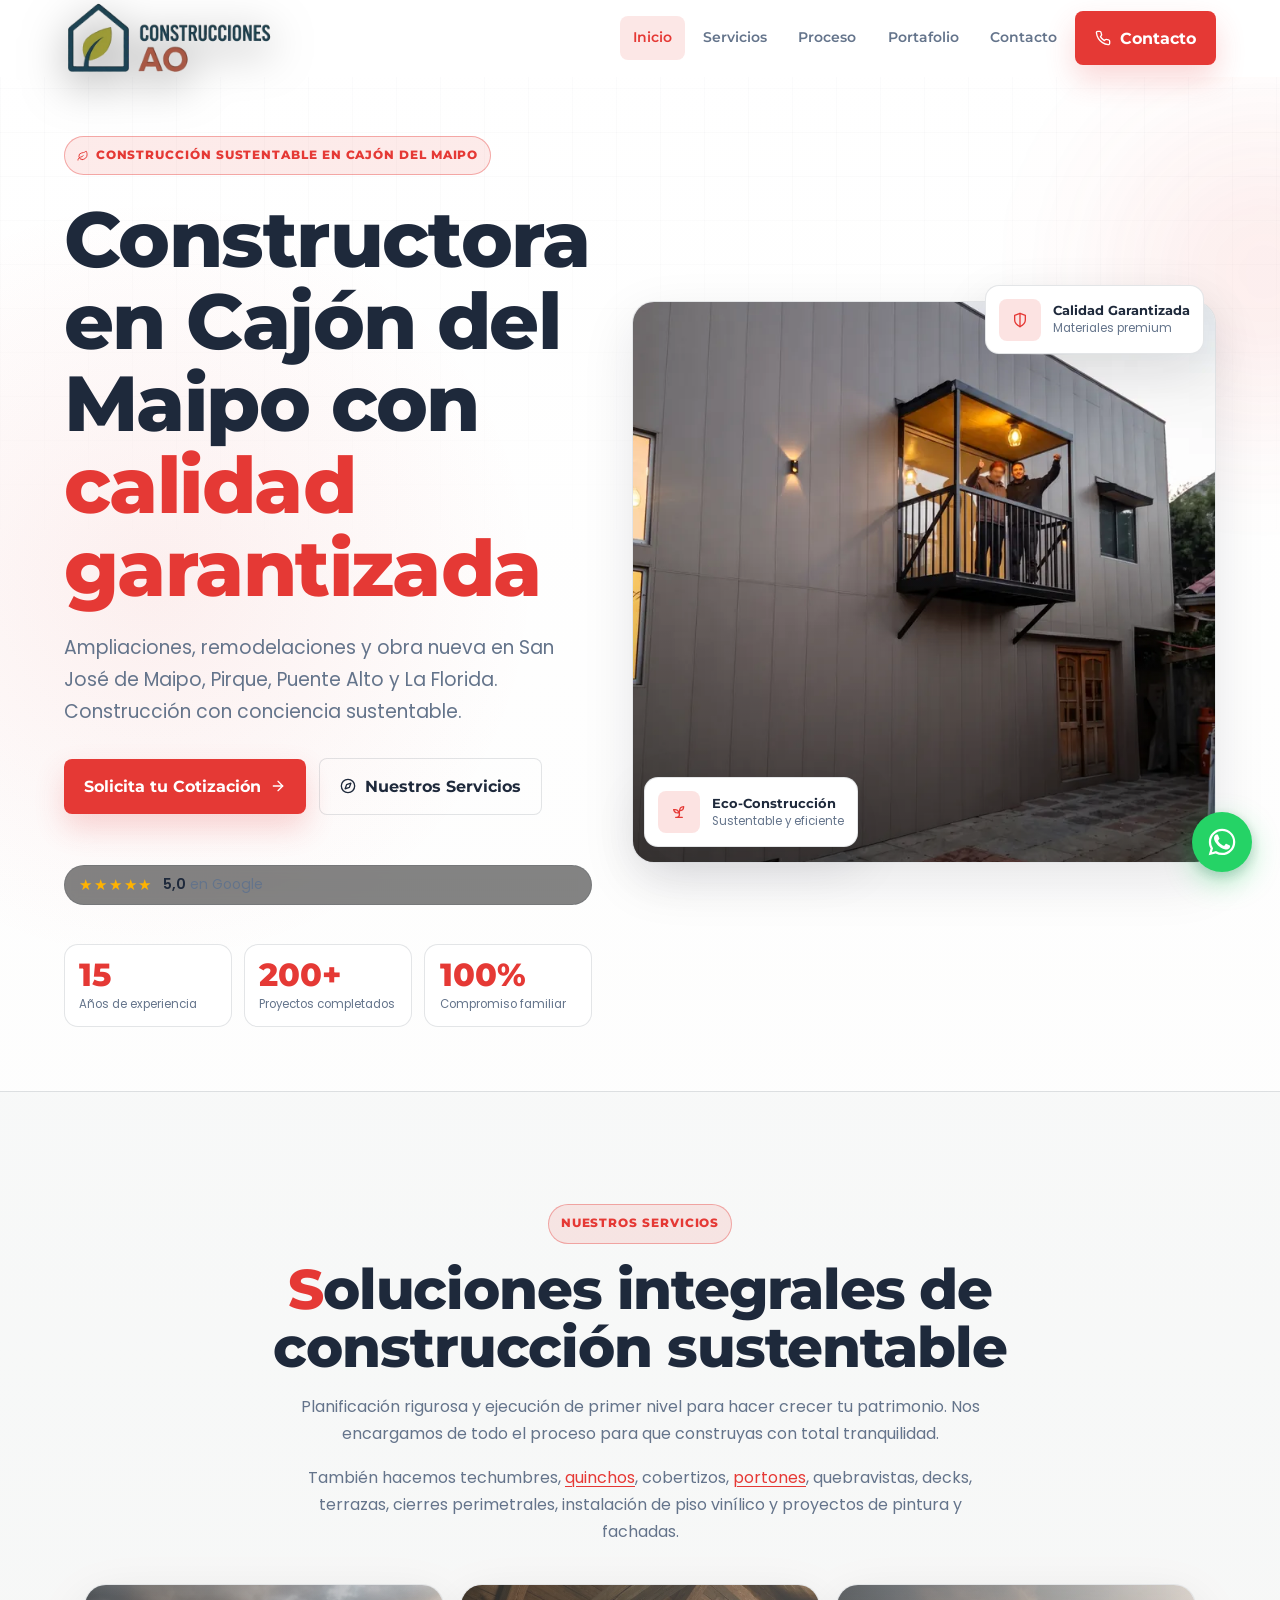
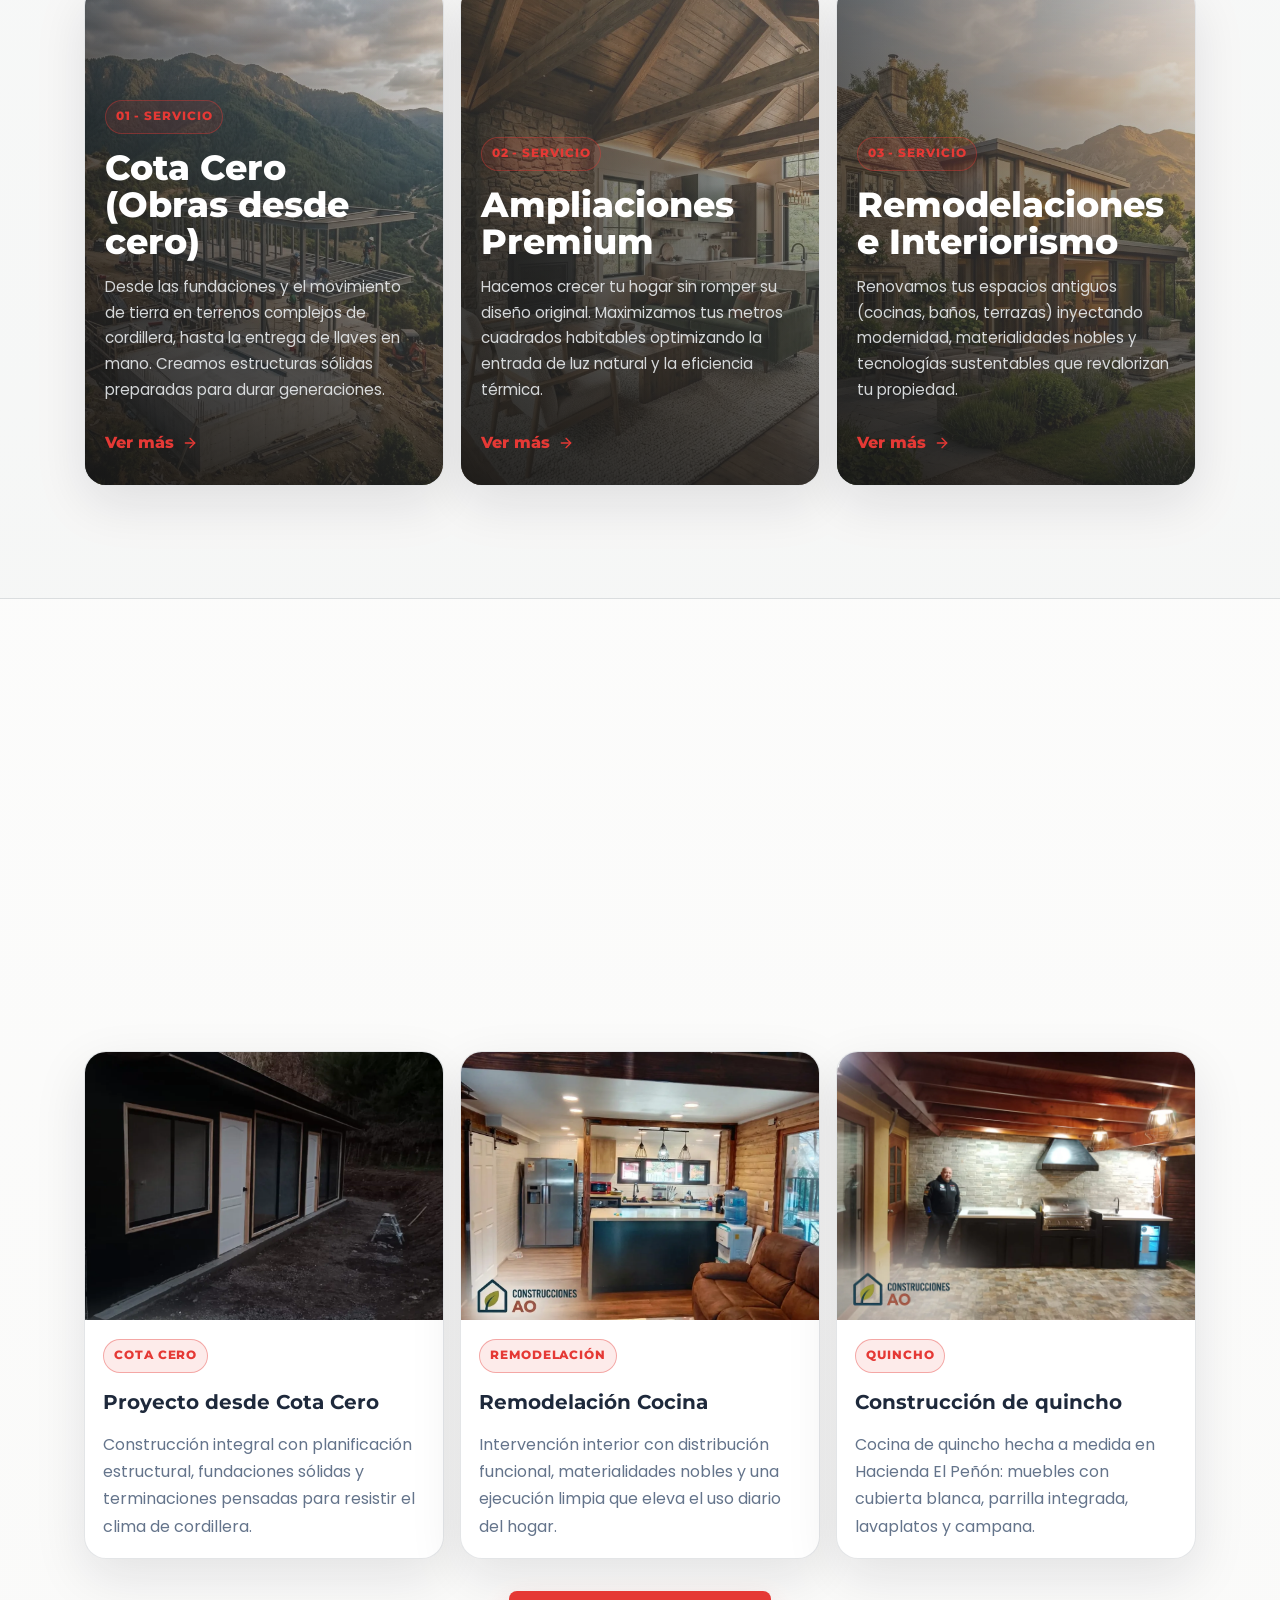
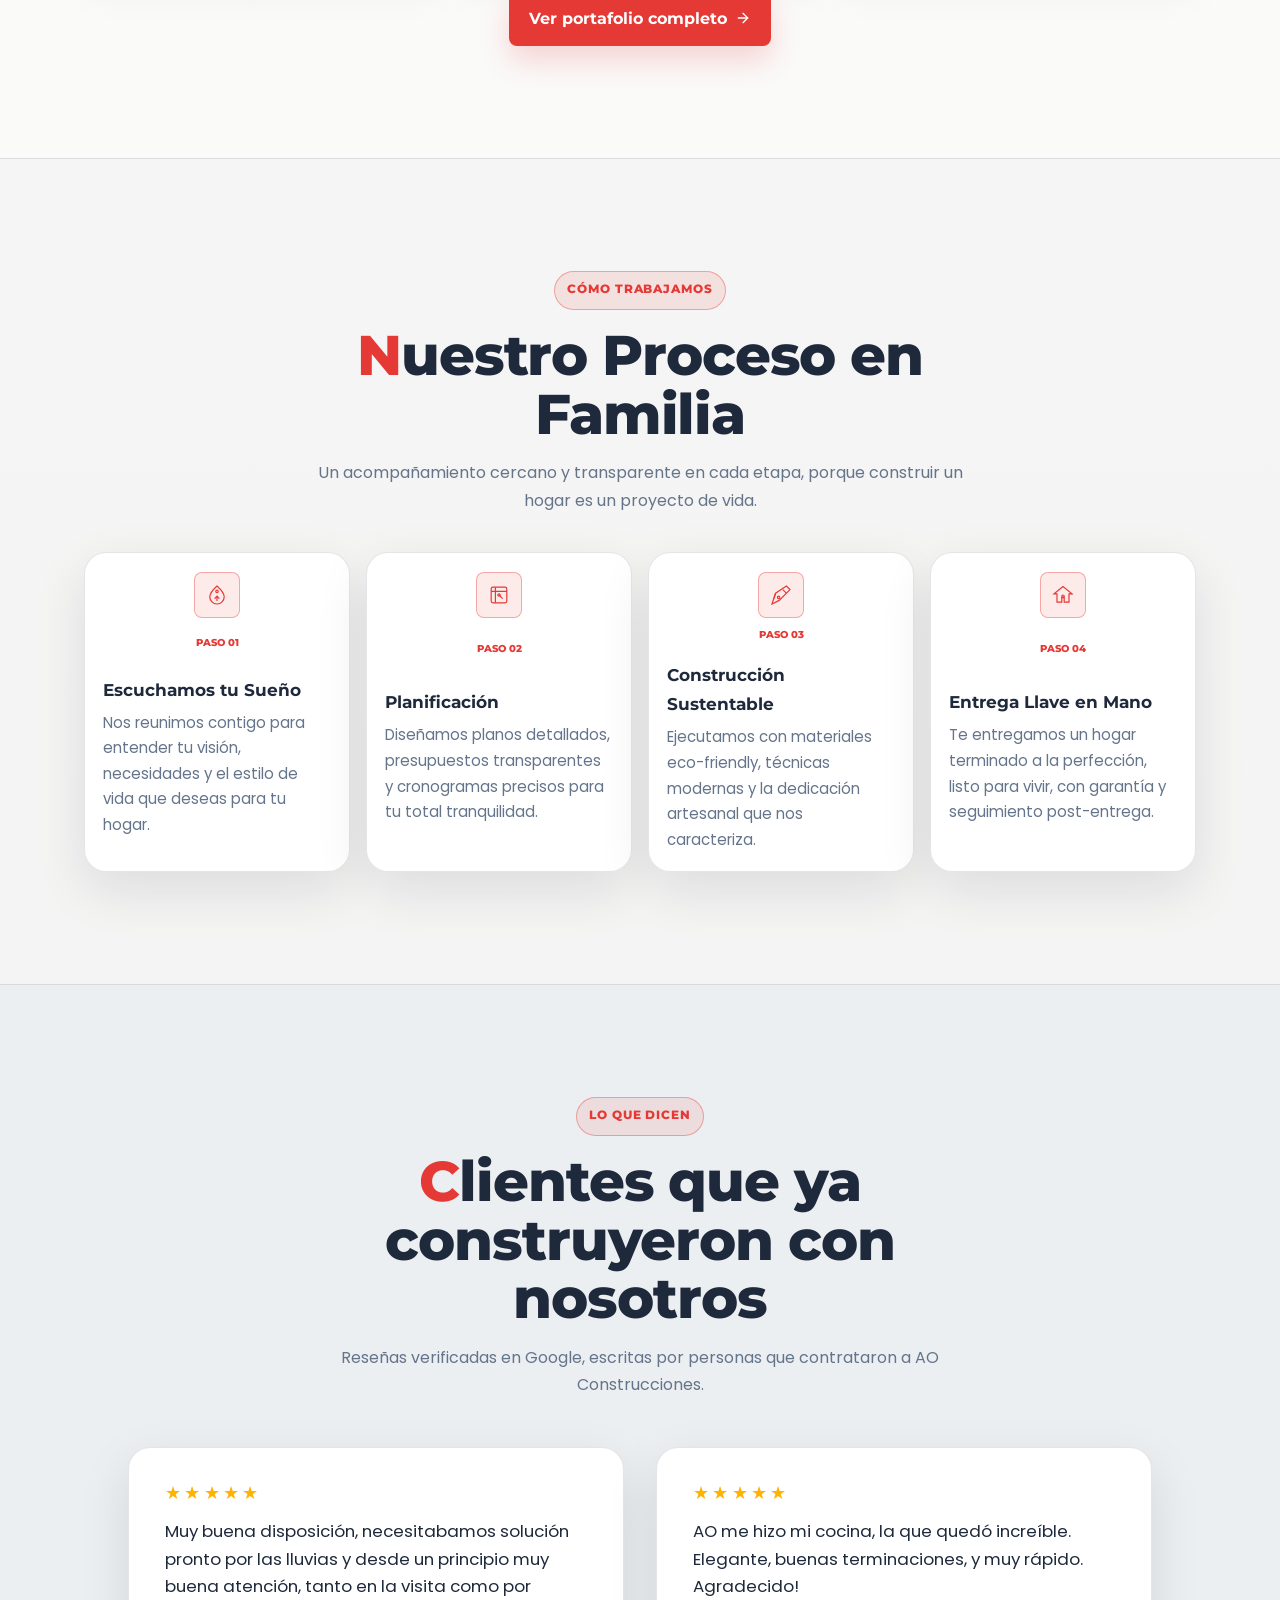
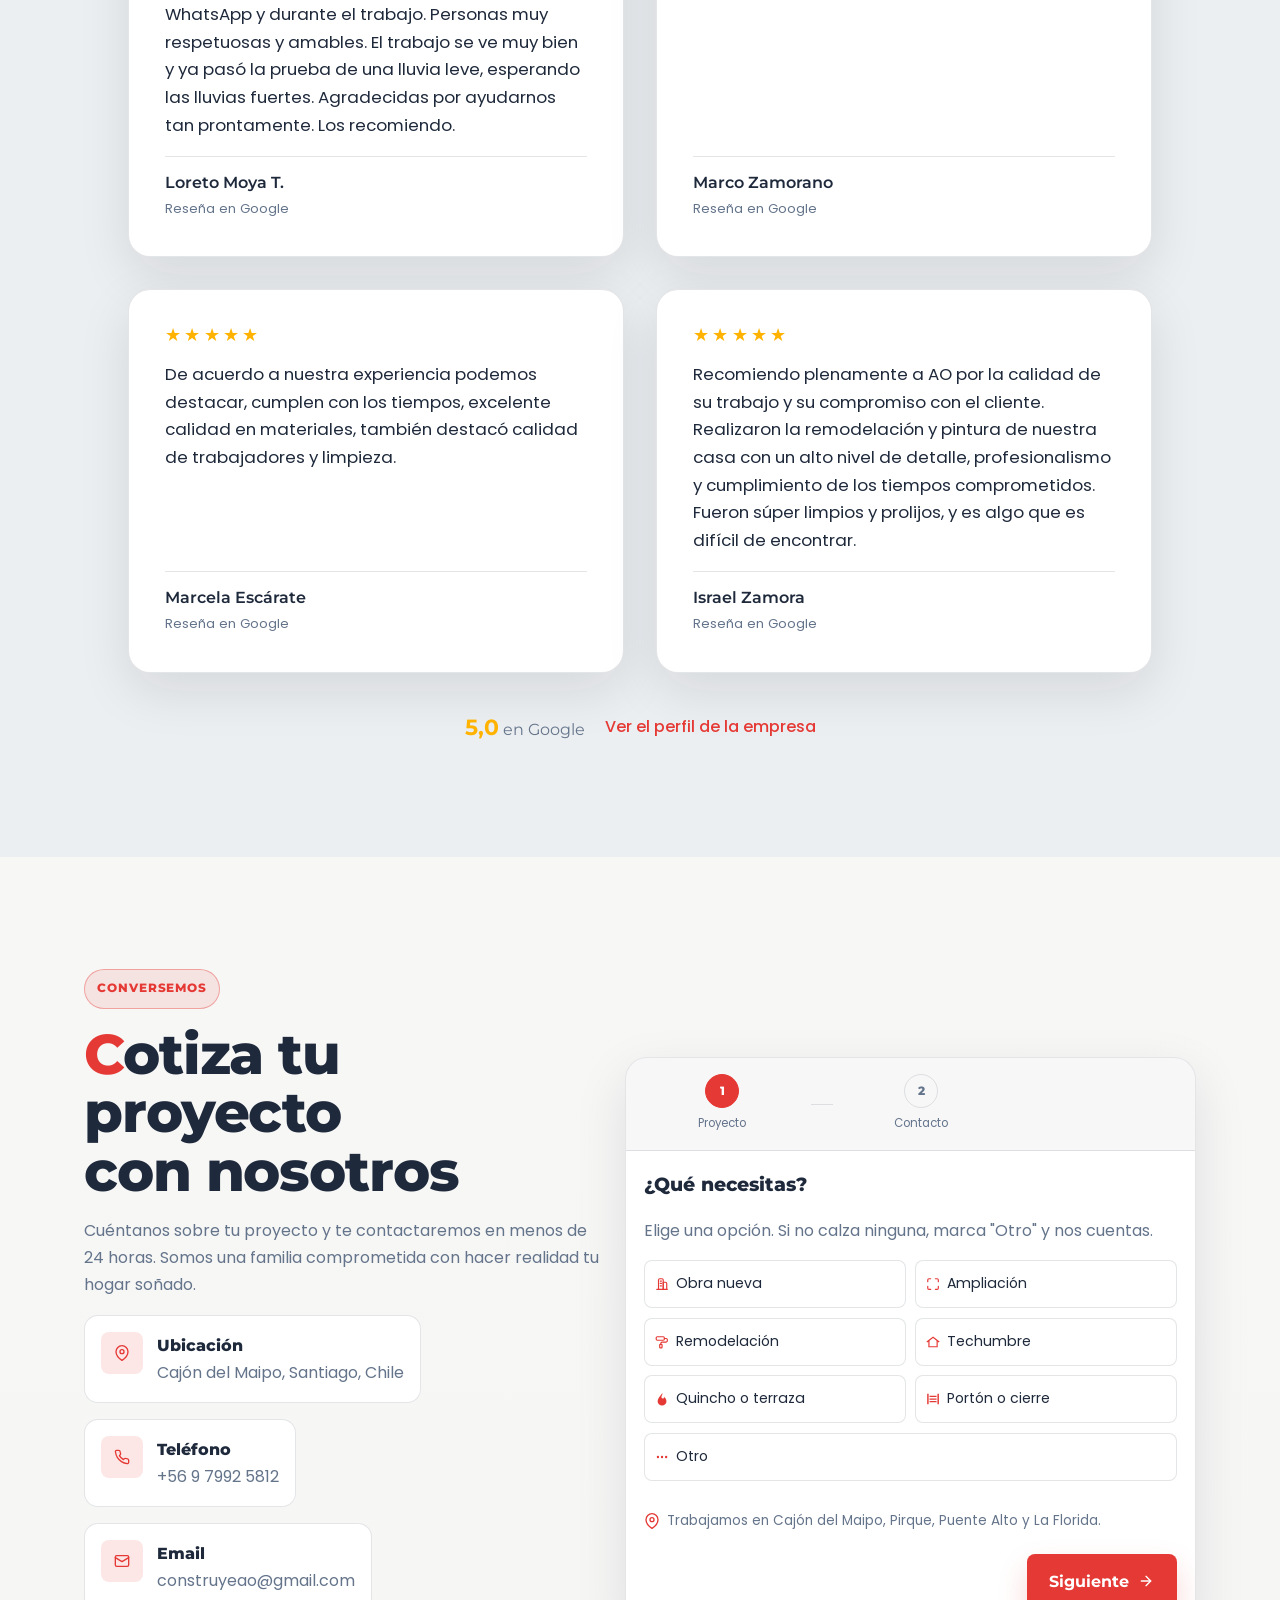
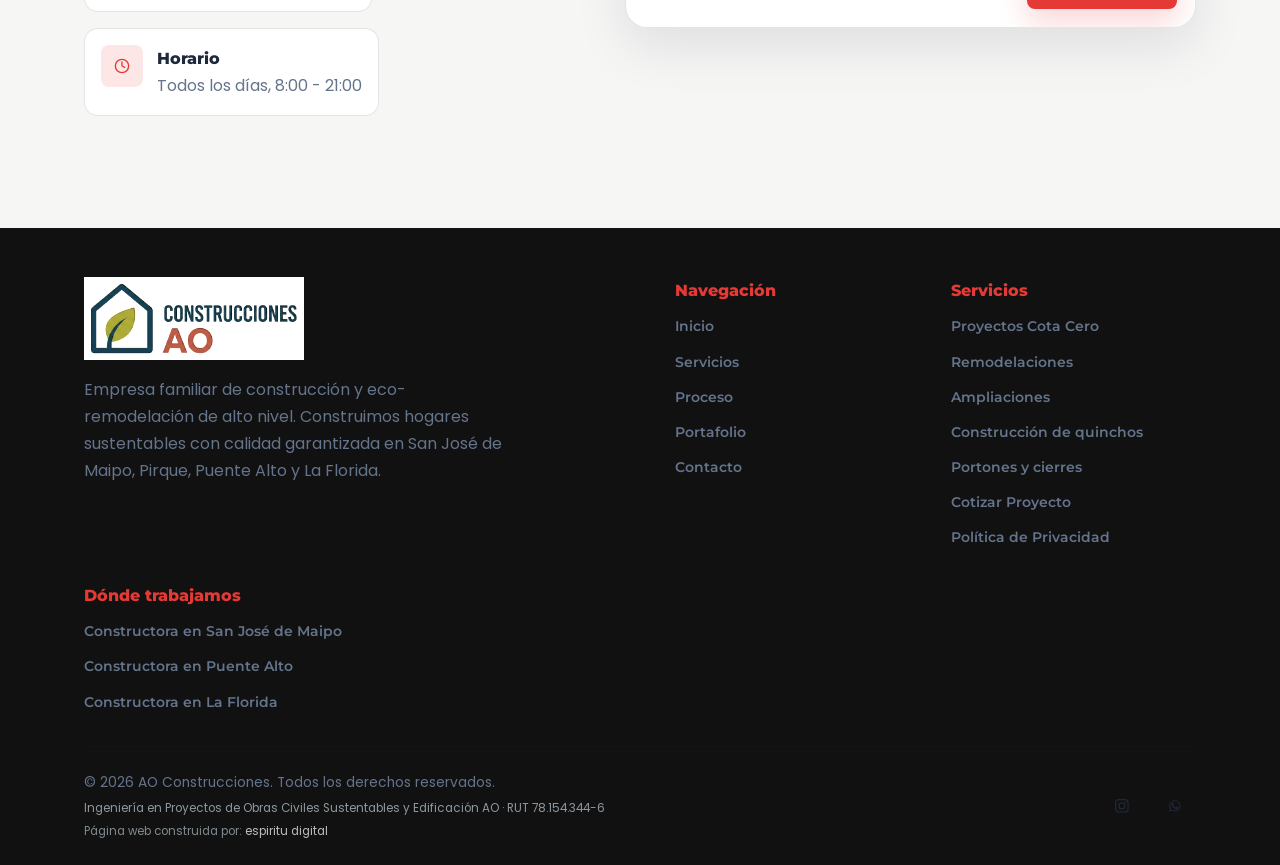
<file: index.html>
<!DOCTYPE html>
<html lang="es">
<head>
  <meta charset="UTF-8">
  <meta name="viewport" content="width=device-width, initial-scale=1.0">
  <meta name="description" content="Constructora en Cajón del Maipo, San José de Maipo, Pirque, Puente Alto y La Florida. Ampliaciones, remodelaciones y construcción de casas desde cero. Cotización sin costo.">
  <title>AO Construcciones | Constructora en Cajón del Maipo, Pirque y Puente Alto</title>
  <link rel="canonical" href="https://aoconstrucciones.cl/">
  <link rel="icon" href="favicon.ico" sizes="any">
  <link rel="icon" type="image/png" href="assets/img/favicon.png">

  <!-- Vista previa al compartir por WhatsApp, Facebook e Instagram -->
  <meta property="og:type" content="website">
  <meta property="og:site_name" content="AO Construcciones">
  <meta property="og:title" content="AO Construcciones | Constructora en Cajón del Maipo, Pirque y Puente Alto">
  <meta property="og:description" content="15 años construyendo en el Cajón del Maipo y el sector sur de Santiago. Ampliaciones, remodelaciones y obra nueva. Cotización sin costo.">
  <meta property="og:url" content="https://aoconstrucciones.cl/">
  <meta property="og:image" content="https://aoconstrucciones.cl/assets/img/og-aoconstrucciones.jpg">
  <meta property="og:image:width" content="1200">
  <meta property="og:image:height" content="630">
  <meta property="og:image:alt" content="Deck de madera construido por AO Construcciones en Melocotón, San José de Maipo, con la cordillera de fondo">
  <meta property="og:locale" content="es_CL">
  <meta name="twitter:card" content="summary_large_image">

  <link rel="preconnect" href="https://fonts.googleapis.com">
  <link rel="preconnect" href="https://fonts.gstatic.com" crossorigin>
  <link href="https://fonts.googleapis.com/css2?family=Montserrat:wght@400;500;600;700&family=Poppins:wght@300;400;500;600&display=swap" rel="stylesheet">
  <!-- La imagen del hero es el elemento LCP. Sin esto se descubre despues del
       CSS y la fuente, y en movil tarda 4 s en aparecer. -->
  <link rel="preload" as="image" href="assets/img/hero-fachada-las-vertientes-1120.webp" imagesrcset="assets/img/hero-fachada-las-vertientes-720.webp 720w, assets/img/hero-fachada-las-vertientes-1120.webp 1120w" imagesizes="(min-width: 1024px) 560px, 92vw" fetchpriority="high">
  <link rel="stylesheet" href="css/styles.css?v=92817e322e">

  <!-- Medición: define dataLayer y window.aoTrack antes que cualquier otro script -->
  <script src="js/tracking.js?v=31e23a3bcc"></script>

  <script type="application/ld+json">
  {
    "@context": "https://schema.org",
    "@type": "GeneralContractor",
    "name": "AO Construcciones",
    "description": "Constructora especializada en construcción de casas desde cero, ampliaciones y remodelaciones en Cajón del Maipo, Pirque, Puente Alto y La Florida.",
    "telephone": "+56979925812",
    "email": "construyeao@gmail.com",
    "url": "https://aoconstrucciones.cl",
    "sameAs": ["https://www.instagram.com/aoconstrucciones.cl/"],
    "image": "https://aoconstrucciones.cl/assets/img/ao-construcciones-logo-portfolio-transparent.webp",
    "logo": "https://aoconstrucciones.cl/assets/img/ao-construcciones-logo-portfolio-transparent.webp",
    "priceRange": "$$",
    "address": {
      "@type": "PostalAddress",
      "addressLocality": "San José de Maipo",
      "addressRegion": "Región Metropolitana",
      "postalCode": "9460000",
      "addressCountry": "CL"
    },
    "geo": {
      "@type": "GeoCoordinates",
      "latitude": -33.6404,
      "longitude": -70.3528
    },
    "areaServed": [
      {
        "@type": "City",
        "name": "San José de Maipo",
        "addressRegion": "Región Metropolitana",
        "addressCountry": "CL"
      },
      {
        "@type": "City",
        "name": "Pirque",
        "addressRegion": "Región Metropolitana",
        "addressCountry": "CL"
      },
      {
        "@type": "City",
        "name": "Puente Alto",
        "addressRegion": "Región Metropolitana",
        "addressCountry": "CL"
      },
      {
        "@type": "City",
        "name": "La Florida",
        "addressRegion": "Región Metropolitana",
        "addressCountry": "CL"
      }
    ],
    "openingHoursSpecification": [
      {
        "@type": "OpeningHoursSpecification",
        "dayOfWeek": [
          "Monday",
          "Tuesday",
          "Wednesday",
          "Thursday",
          "Friday",
          "Saturday",
          "Sunday"
        ],
        "opens": "08:00",
        "closes": "21:00"
      }
    ],
    "hasOfferCatalog": {
      "@type": "OfferCatalog",
      "name": "Servicios de construcción",
      "itemListElement": [
        {
          "@type": "Offer",
          "itemOffered": {
            "@type": "Service",
            "name": "Construcción de casas desde cero",
            "description": "Construcción de obra nueva desde fundaciones y movimiento de tierra hasta la entrega llave en mano."
          }
        },
        {
          "@type": "Offer",
          "itemOffered": {
            "@type": "Service",
            "name": "Ampliaciones Premium",
            "description": "Ampliación de viviendas respetando el diseño original, optimizando luz natural y eficiencia térmica."
          }
        },
        {
          "@type": "Offer",
          "itemOffered": {
            "@type": "Service",
            "name": "Remodelaciones e Interiorismo",
            "description": "Renovación de cocinas, baños, terrazas e interiores con materialidades nobles y soluciones sustentables."
          }
        },
        {
          "@type": "Offer",
          "itemOffered": {
            "@type": "Service",
            "name": "Techumbres",
            "description": "Fabricación y reparación de techumbre residencial, cambio de planchas y solución de filtraciones."
          }
        },
        {
          "@type": "Offer",
          "itemOffered": {
            "@type": "Service",
            "name": "Quinchos, cobertizos y decks",
            "description": "Fabricación de quinchos y decks, montaje de cobertizos, terrazas y cierres perimetrales."
          }
        },
        {
          "@type": "Offer",
          "itemOffered": {
            "@type": "Service",
            "name": "Portones y quebravistas",
            "description": "Fabricación de portones e instalación de quebravistas."
          }
        },
        {
          "@type": "Offer",
          "itemOffered": {
            "@type": "Service",
            "name": "Pisos y pintura",
            "description": "Instalación de piso vinílico y proyectos de pintura interior y de fachadas."
          }
        }
      ]
    }
  }
  </script>
</head>
<body>
  <!-- Sprite de iconos SVG (reemplaza Font Awesome: -286 KB) -->
  <svg class="icon-sprite" aria-hidden="true" focusable="false"><defs>
    <symbol id="i-arrow-right" viewBox="0 0 24 24" fill="none" stroke="currentColor" stroke-width="2" stroke-linecap="round" stroke-linejoin="round"><path d="M5 12h14"/><path d="M12 5l7 7-7 7"/></symbol>
    <symbol id="i-arrow-left" viewBox="0 0 24 24" fill="none" stroke="currentColor" stroke-width="2" stroke-linecap="round" stroke-linejoin="round"><path d="M19 12H5"/><path d="M12 19l-7-7 7-7"/></symbol>
    <symbol id="i-phone" viewBox="0 0 24 24" fill="none" stroke="currentColor" stroke-width="2" stroke-linecap="round" stroke-linejoin="round"><path d="M22 16.92v3a2 2 0 0 1-2.18 2 19.79 19.79 0 0 1-8.63-3.07 19.5 19.5 0 0 1-6-6A19.79 19.79 0 0 1 2.12 4.2 2 2 0 0 1 4.11 2h3a2 2 0 0 1 2 1.72c.13.96.35 1.9.66 2.81a2 2 0 0 1-.45 2.11L8.09 9.91a16 16 0 0 0 6 6l1.27-1.23a2 2 0 0 1 2.11-.45c.91.31 1.85.53 2.81.66A2 2 0 0 1 22 16.92z"/></symbol>
    <symbol id="i-envelope" viewBox="0 0 24 24" fill="none" stroke="currentColor" stroke-width="2" stroke-linecap="round" stroke-linejoin="round"><rect x="2" y="4" width="20" height="16" rx="2"/><path d="M22 7l-10 6L2 7"/></symbol>
    <symbol id="i-location-dot" viewBox="0 0 24 24" fill="none" stroke="currentColor" stroke-width="2" stroke-linecap="round" stroke-linejoin="round"><path d="M21 10c0 7-9 13-9 13s-9-6-9-13a9 9 0 0 1 18 0z"/><circle cx="12" cy="10" r="3"/></symbol>
    <symbol id="i-clock" viewBox="0 0 24 24" fill="none" stroke="currentColor" stroke-width="2" stroke-linecap="round" stroke-linejoin="round"><circle cx="12" cy="12" r="10"/><path d="M12 6v6l4 2"/></symbol>
    <symbol id="i-circle-check" viewBox="0 0 24 24" fill="none" stroke="currentColor" stroke-width="2" stroke-linecap="round" stroke-linejoin="round"><path d="M22 11.08V12a10 10 0 1 1-5.93-9.14"/><path d="M22 4L12 14.01l-3-3"/></symbol>
    <symbol id="i-compass" viewBox="0 0 24 24" fill="none" stroke="currentColor" stroke-width="2" stroke-linecap="round" stroke-linejoin="round"><circle cx="12" cy="12" r="10"/><path d="M16.24 7.76l-2.12 6.36-6.36 2.12 2.12-6.36 6.36-2.12z"/></symbol>
    <symbol id="i-shield-halved" viewBox="0 0 24 24" fill="none" stroke="currentColor" stroke-width="2" stroke-linecap="round" stroke-linejoin="round"><path d="M12 22s8-4 8-10V5l-8-3-8 3v7c0 6 8 10 8 10z"/><path d="M12 2v20"/></symbol>
    <symbol id="i-leaf" viewBox="0 0 24 24" fill="none" stroke="currentColor" stroke-width="2" stroke-linecap="round" stroke-linejoin="round"><path d="M11 20A7 7 0 0 1 9.8 6.1C15.5 5 17 4.48 19 2c1 2 2 4.18 2 8 0 5.5-4.78 10-10 10z"/><path d="M2 21c0-3 1.85-5.36 5.08-6C9.5 14.52 12 13 13 12"/></symbol>
    <symbol id="i-seedling" viewBox="0 0 24 24" fill="none" stroke="currentColor" stroke-width="2" stroke-linecap="round" stroke-linejoin="round"><path d="M7 20h10"/><path d="M10 20c5.5-2.5.8-6.4 3-10"/><path d="M9.5 9.4c1.1.8 1.8 2.2 2.3 3.7-2 .4-3.5.4-4.8-.3-1.2-.6-2.3-1.9-3-4.2 2.8-.5 4.4 0 5.5.8z"/><path d="M14.1 6a7 7 0 0 0-1.1 4c1.9-.1 3.3-.6 4.3-1.4 1-1 1.6-2.3 1.7-4.6-2.7.1-4 1-4.9 2z"/></symbol>
    <symbol id="i-paper-plane" viewBox="0 0 24 24" fill="none" stroke="currentColor" stroke-width="2" stroke-linecap="round" stroke-linejoin="round"><path d="M22 2L11 13"/><path d="M22 2l-7 20-4-9-9-4 20-7z"/></symbol>
    <symbol id="i-paint-roller" viewBox="0 0 24 24" fill="none" stroke="currentColor" stroke-width="2" stroke-linecap="round" stroke-linejoin="round"><rect x="2" y="3" width="14" height="6" rx="2"/><path d="M16 6h3a2 2 0 0 1 2 2v2a2 2 0 0 1-2 2h-7a2 2 0 0 0-2 2v1"/><rect x="8" y="16" width="4" height="6" rx="1"/></symbol>
    <symbol id="i-expand" viewBox="0 0 24 24" fill="none" stroke="currentColor" stroke-width="2" stroke-linecap="round" stroke-linejoin="round"><path d="M8 3H5a2 2 0 0 0-2 2v3"/><path d="M21 8V5a2 2 0 0 0-2-2h-3"/><path d="M3 16v3a2 2 0 0 0 2 2h3"/><path d="M16 21h3a2 2 0 0 0 2-2v-3"/></symbol>
    <symbol id="i-ellipsis" viewBox="0 0 24 24" fill="none" stroke="currentColor" stroke-width="2" stroke-linecap="round" stroke-linejoin="round"><circle cx="5" cy="12" r="1"/><circle cx="12" cy="12" r="1"/><circle cx="19" cy="12" r="1"/></symbol>
    <symbol id="i-building" viewBox="0 0 24 24" fill="none" stroke="currentColor" stroke-width="2" stroke-linecap="round" stroke-linejoin="round"><path d="M3 21h18"/><path d="M6 21V5a2 2 0 0 1 2-2h4a2 2 0 0 1 2 2v16"/><path d="M14 21V9h4a2 2 0 0 1 2 2v10"/><path d="M9 7h2"/><path d="M9 11h2"/><path d="M9 15h2"/></symbol>
    <symbol id="i-whatsapp" viewBox="0 0 24 24" fill="currentColor"><path d="M17.47 14.38c-.3-.15-1.76-.87-2.03-.97-.27-.1-.47-.15-.67.15-.2.3-.77.96-.94 1.16-.17.2-.35.22-.65.07-.3-.15-1.25-.46-2.39-1.47-.88-.79-1.48-1.76-1.65-2.06-.17-.3-.02-.46.13-.61.13-.13.3-.35.45-.52.15-.17.2-.3.3-.5.1-.2.05-.37-.02-.52-.08-.15-.67-1.61-.92-2.21-.24-.58-.49-.5-.67-.51h-.57c-.2 0-.52.07-.79.37-.27.3-1.04 1.02-1.04 2.48s1.06 2.88 1.21 3.08c.15.2 2.1 3.2 5.08 4.49.71.3 1.26.49 1.69.63.71.22 1.36.19 1.87.12.57-.09 1.76-.72 2.01-1.41.25-.7.25-1.29.17-1.42-.07-.13-.27-.2-.57-.35z"/><path d="M12.04 2C6.58 2 2.13 6.45 2.13 11.91c0 1.75.46 3.45 1.32 4.95L2 22l5.25-1.38a9.86 9.86 0 0 0 4.79 1.22h.01c5.46 0 9.91-4.45 9.91-9.91S17.5 2 12.04 2zm0 18.15h-.01a8.2 8.2 0 0 1-4.18-1.15l-.3-.18-3.11.82.83-3.04-.2-.31a8.19 8.19 0 0 1-1.26-4.38c0-4.54 3.7-8.23 8.24-8.23 2.2 0 4.27.86 5.82 2.41a8.18 8.18 0 0 1 2.41 5.83c0 4.54-3.69 8.23-8.24 8.23z"/></symbol>
    <symbol id="i-roof" viewBox="0 0 24 24" fill="currentColor"><path d="M12 2.5 0.8 11.2l1.3 1.6L4 11.3V21h16v-9.7l1.9 1.5 1.3-1.6zM18 19H6v-9.2l6-4.7 6 4.7z"/></symbol>
    <symbol id="i-fire" viewBox="0 0 24 24" fill="currentColor"><path d="M12.6 1.5c.6 3.2-1.7 4.8-1.7 7.2 0 1.4 1 2.4 2.3 2.4 1.5 0 2.4-1.2 2-3.2 2.6 1.9 4.3 4.7 4.3 7.7A7.5 7.5 0 0 1 4.5 15.6c0-4.5 3.4-7.6 8.1-14.1z"/></symbol>
    <symbol id="i-gate" viewBox="0 0 24 24" fill="currentColor"><path d="M2 3h2.5v18H2zm17.5 0H22v18h-2.5zM6 6.5h12v2H6zm0 4.5h12v2H6zm0 4.5h12v2H6z"/></symbol>
    <symbol id="i-instagram" viewBox="0 0 24 24" fill="currentColor"><path d="M12 2.16c3.2 0 3.58.01 4.85.07 1.17.05 1.8.25 2.23.41.56.22.96.48 1.38.9.42.42.68.82.9 1.38.16.42.36 1.06.41 2.23.06 1.27.07 1.65.07 4.85s-.01 3.58-.07 4.85c-.05 1.17-.25 1.8-.41 2.23-.22.56-.48.96-.9 1.38-.42.42-.82.68-1.38.9-.42.16-1.06.36-2.23.41-1.27.06-1.65.07-4.85.07s-3.58-.01-4.85-.07c-1.17-.05-1.8-.25-2.23-.41-.56-.22-.96-.48-1.38-.9-.42-.42-.68-.82-.9-1.38-.16-.42-.36-1.06-.41-2.23-.06-1.27-.07-1.65-.07-4.85s.01-3.58.07-4.85c.05-1.17.25-1.8.41-2.23.22-.56.48-.96.9-1.38.42-.42.82-.68 1.38-.9.42-.16 1.06-.36 2.23-.41 1.27-.06 1.65-.07 4.85-.07M12 0C8.74 0 8.33.01 7.05.07 5.78.13 4.9.33 4.14.63a5.9 5.9 0 0 0-2.13 1.38A5.9 5.9 0 0 0 .63 4.14c-.3.76-.5 1.64-.56 2.91C.01 8.33 0 8.74 0 12s.01 3.67.07 4.95c.06 1.27.26 2.15.56 2.91a5.9 5.9 0 0 0 1.38 2.13 5.9 5.9 0 0 0 2.13 1.38c.76.3 1.64.5 2.91.56C8.33 23.99 8.74 24 12 24s3.67-.01 4.95-.07c1.27-.06 2.15-.26 2.91-.56a5.9 5.9 0 0 0 2.13-1.38 5.9 5.9 0 0 0 1.38-2.13c.3-.76.5-1.64.56-2.91.06-1.28.07-1.69.07-4.95s-.01-3.67-.07-4.95c-.06-1.27-.26-2.15-.56-2.91a5.9 5.9 0 0 0-1.38-2.13A5.9 5.9 0 0 0 19.86.63c-.76-.3-1.64-.5-2.91-.56C15.67.01 15.26 0 12 0z"/><path d="M12 5.84A6.16 6.16 0 1 0 18.16 12 6.16 6.16 0 0 0 12 5.84zM12 16a4 4 0 1 1 4-4 4 4 0 0 1-4 4z"/><circle cx="18.41" cy="5.59" r="1.44"/></symbol>
    <symbol id="i-facebook-f" viewBox="0 0 24 24" fill="currentColor"><path d="M14.5 8.5V6.75c0-.83.17-1.25 1.45-1.25H17.5V2.14C17.05 2.08 16.15 2 15.09 2c-2.65 0-4.34 1.6-4.34 4.4V8.5H7.5V12h3.25v10h3.75V12h2.9l.45-3.5z"/></symbol>
  </defs></svg>
  <div class="mobile-overlay" id="mobile-overlay"></div>

  <nav class="navbar" id="navbar" role="navigation" aria-label="Navegación principal">
    <div class="navbar__inner">
      <a href="#" class="navbar__logo" id="logo">
        <img src="assets/img/ao-construcciones-logo-portfolio-transparent.webp" alt="AO Construcciones" class="navbar__logo-gif" width="512" height="186">
      </a>

      <div class="navbar__links" id="nav-links">
        <a href="#inicio" class="navbar__link active" id="nav-inicio">Inicio</a>
        <a href="#servicios" class="navbar__link" id="nav-servicios">Servicios</a>
        <a href="#proceso" class="navbar__link" id="nav-proceso">Proceso</a>
        <a href="portafolio.html" class="navbar__link" id="nav-portafolio">Portafolio</a>
        <a href="#contacto" class="navbar__link" id="nav-contacto">Contacto</a>
        <a href="#contacto" class="navbar__cta" id="nav-cta-contacto">
          <svg class="icon" aria-hidden="true" focusable="false"><use href="#i-phone"></use></svg>
          Contacto
        </a>
      </div>

      <button class="navbar__toggle" id="menu-toggle" aria-label="Menú" aria-expanded="false">
        <span></span>
        <span></span>
        <span></span>
      </button>
    </div>
  </nav>

  <section class="hero" id="inicio">
    <div class="hero__decor hero__decor--1"></div>
    <div class="hero__decor hero__decor--2"></div>

    <div class="hero__inner">
      <div class="hero__content">
        <div class="hero__badge">
          <svg class="icon" aria-hidden="true" focusable="false"><use href="#i-leaf"></use></svg>
          Construcción Sustentable en Cajón del Maipo
        </div>

        <h1 class="hero__title">
          Constructora en Cajón del Maipo con <span class="highlight">calidad garantizada</span>
        </h1>

        <p class="hero__subtitle">
          Ampliaciones, remodelaciones y obra nueva en San José de Maipo, Pirque, Puente Alto y La Florida. Construcción con conciencia sustentable.
        </p>

        <div class="hero__actions">
          <a href="#contacto" class="btn-primary" id="cta-hero">
            Solicita tu Cotización
            <svg class="icon" aria-hidden="true" focusable="false"><use href="#i-arrow-right"></use></svg>
          </a>
          <a href="#servicios" class="btn-secondary" id="cta-services">
            <svg class="icon" aria-hidden="true" focusable="false"><use href="#i-compass"></use></svg>
            Nuestros Servicios
          </a>
        </div>

        <a class="hero__rating" href="#resenas">
          <span class="hero__rating-stars" role="img" aria-label="Calificación 5 de 5 estrellas">&#9733;&#9733;&#9733;&#9733;&#9733;</span>
          <span class="hero__rating-text"><strong>5,0</strong> en Google</span>
        </a>

        <div class="hero__stats">
          <div class="hero__stat">
            <div class="hero__stat-number" data-target="15">15</div>
            <div class="hero__stat-label">Años de experiencia</div>
          </div>
          <div class="hero__stat">
            <div class="hero__stat-number" data-target="200" data-suffix="+">200+</div>
            <div class="hero__stat-label">Proyectos completados</div>
          </div>
          <div class="hero__stat">
            <div class="hero__stat-number">100<span>%</span></div>
            <div class="hero__stat-label">Compromiso familiar</div>
          </div>
        </div>
      </div>

      <div class="hero__visual">
        <div class="hero__image-wrapper clip-reveal">
          <img src="assets/img/hero-fachada-las-vertientes-1120.webp" srcset="assets/img/hero-fachada-las-vertientes-720.webp 720w, assets/img/hero-fachada-las-vertientes-1120.webp 1120w" sizes="(min-width: 1024px) 560px, 92vw" alt="Remodelación de fachada y balcón de AO Construcciones en Las Vertientes, San José de Maipo" loading="eager" fetchpriority="high" decoding="async" width="1120" height="1400">
        </div>

        <div class="hero__float-card hero__float-card--top">
          <div class="hero__float-icon hero__float-icon--green">
            <svg class="icon" aria-hidden="true" focusable="false"><use href="#i-shield-halved"></use></svg>
          </div>
          <div class="hero__float-text">
            Calidad Garantizada
            <small>Materiales premium</small>
          </div>
        </div>

        <div class="hero__float-card hero__float-card--bottom">
          <div class="hero__float-icon hero__float-icon--brown">
            <svg class="icon" aria-hidden="true" focusable="false"><use href="#i-seedling"></use></svg>
          </div>
          <div class="hero__float-text">
            Eco-Construcción
            <small>Sustentable y eficiente</small>
          </div>
        </div>
      </div>
    </div>
  </section>

  <section class="services" id="servicios">
    <div class="container">
      <div class="section-header reveal">
        <div class="section-tag">Nuestros Servicios</div>
        <h2 class="section-title">Soluciones integrales de<br>construcción sustentable</h2>
        <p class="section-subtitle">Planificación rigurosa y ejecución de primer nivel para hacer crecer tu patrimonio. Nos encargamos de todo el proceso para que construyas con total tranquilidad.</p>
        <p class="section-subtitle">También hacemos techumbres, <a href="construccion-de-quinchos.html">quinchos</a>, cobertizos, <a href="fabricacion-de-portones.html">portones</a>, quebravistas, decks, terrazas, cierres perimetrales, instalación de piso vinílico y proyectos de pintura y fachadas.</p>
      </div>

      <div class="services__grid">
        <article class="service-card reveal delay-1" id="service-cota-cero">
          <img class="service-card__image" src="assets/img/service-cota-cero.webp" alt="Proyecto desde cota cero - Construcción de vivienda nueva" loading="lazy" width="840" height="840">
          <div class="service-card__overlay"></div>
          <div class="service-card__content">
            <span class="service-card__number">01 - Servicio</span>
            <h3 class="service-card__title">Cota Cero<br>(Obras desde cero)</h3>
            <p class="service-card__desc">Desde las fundaciones y el movimiento de tierra en terrenos complejos de cordillera, hasta la entrega de llaves en mano. Creamos estructuras sólidas preparadas para durar generaciones.</p>
            <a class="service-card__arrow" href="portafolio.html">Ver más <svg class="icon" aria-hidden="true" focusable="false"><use href="#i-arrow-right"></use></svg></a>
          </div>
        </article>

        <article class="service-card reveal delay-2" id="service-remodelaciones">
          <img class="service-card__image" src="assets/img/service-remodelaciones.webp" alt="Remodelación interior y exterior de vivienda de lujo" loading="lazy" width="840" height="840">
          <div class="service-card__overlay"></div>
          <div class="service-card__content">
            <span class="service-card__number">02 - Servicio</span>
            <h3 class="service-card__title">Ampliaciones<br>Premium</h3>
            <p class="service-card__desc">Hacemos crecer tu hogar sin romper su diseño original. Maximizamos tus metros cuadrados habitables optimizando la entrada de luz natural y la eficiencia térmica.</p>
            <a class="service-card__arrow" href="portafolio.html">Ver más <svg class="icon" aria-hidden="true" focusable="false"><use href="#i-arrow-right"></use></svg></a>
          </div>
        </article>

        <article class="service-card reveal delay-3" id="service-ampliaciones">
          <img class="service-card__image" src="assets/img/service-ampliaciones.webp" alt="Ampliación de vivienda con diseño moderno integrado" loading="lazy" width="840" height="840">
          <div class="service-card__overlay"></div>
          <div class="service-card__content">
            <span class="service-card__number">03 - Servicio</span>
            <h3 class="service-card__title">Remodelaciones<br>e Interiorismo</h3>
            <p class="service-card__desc">Renovamos tus espacios antiguos (cocinas, baños, terrazas) inyectando modernidad, materialidades nobles y tecnologías sustentables que revalorizan tu propiedad.</p>
            <a class="service-card__arrow" href="portafolio.html">Ver más <svg class="icon" aria-hidden="true" focusable="false"><use href="#i-arrow-right"></use></svg></a>
          </div>
        </article>
      </div>
    </div>
  </section>

  <section class="projects" id="proyectos">
    <div class="container">
      <div class="section-header reveal">
        <div class="section-tag">Portafolio</div>
        <h2 class="section-title">Obras reales con presencia industrial y ejecución precisa</h2>
        <p class="section-subtitle">Una selección de proyectos construidos en Cajón del Maipo y Santiago, donde la materialidad, la eficiencia y la solidez se ven en cada detalle.</p>
      </div>

      <div class="projects__grid">
        <article class="project-preview reveal delay-1">
          <a href="portafolio.html" class="project-preview__media" aria-label="Ver proyecto desde cota cero">
            <img src="Portafolio%20AOconstrucciones/Proyecto%20desde%20Cota%20Cero%20Resultado%20final.webp?v=3" alt="Proyecto desde cota cero construido por AO Construcciones" loading="lazy" width="1080" height="1440">
          </a>
          <div class="project-preview__content">
            <span class="project-preview__type">Cota Cero</span>
            <h3>Proyecto desde Cota Cero</h3>
            <p>Construcción integral con planificación estructural, fundaciones sólidas y terminaciones pensadas para resistir el clima de cordillera.</p>
          </div>
        </article>

        <article class="project-preview reveal delay-2">
          <a href="portafolio.html" class="project-preview__media" aria-label="Ver remodelación de cocina">
            <img src="Portafolio%20AOconstrucciones/Remodelaci%C3%B3n%20Cocina%20Resultado%20final.webp?v=3" alt="Remodelación de cocina premium por AO Construcciones" loading="lazy" width="1080" height="806">
          </a>
          <div class="project-preview__content">
            <span class="project-preview__type">Remodelación</span>
            <h3>Remodelación Cocina</h3>
            <p>Intervención interior con distribución funcional, materialidades nobles y una ejecución limpia que eleva el uso diario del hogar.</p>
          </div>
        </article>

        <article class="project-preview reveal delay-3">
          <a href="portafolio.html" class="project-preview__media" aria-label="Ver construcción de quincho">
            <img src="Portafolio%20AOconstrucciones/Construcci%C3%B3n%20de%20quincho%20Resultado%20final.webp?v=3" alt="Construcción de quincho de AO Construcciones en Hacienda El Peñón, Puente Alto" loading="lazy" width="1600" height="1200">
          </a>
          <div class="project-preview__content">
            <span class="project-preview__type">Quincho</span>
            <h3>Construcción de quincho</h3>
            <p>Cocina de quincho hecha a medida en Hacienda El Peñón: muebles con cubierta blanca, parrilla integrada, lavaplatos y campana.</p>
          </div>
        </article>
      </div>

      <div class="projects__actions reveal">
        <a href="portafolio.html" class="btn-primary">
          Ver portafolio completo
          <svg class="icon" aria-hidden="true" focusable="false"><use href="#i-arrow-right"></use></svg>
        </a>
      </div>
    </div>
  </section>

  <section class="process" id="proceso">
    <div class="container">
      <div class="section-header reveal">
        <div class="section-tag">Cómo Trabajamos</div>
        <h2 class="section-title">Nuestro Proceso en Familia</h2>
        <p class="section-subtitle">Un acompañamiento cercano y transparente en cada etapa, porque construir un hogar es un proyecto de vida.</p>
      </div>

      <div class="process__timeline">
        <div class="process__step">
          <div class="process__step-number">
            <svg class="process__step-icon" viewBox="0 0 36 36" aria-hidden="true">
              <path d="M18 3C18 3 6 14 6 21a12 12 0 0 0 24 0C30 14 18 3 18 3z"/>
              <path d="M18 28v-8"/>
              <path d="M14 24l4-4 4 4"/>
              <circle cx="18" cy="12" r="2"/>
            </svg>
            <span class="process__step-num">Paso 01</span>
          </div>
          <div>
            <h3 class="process__step-title">Escuchamos tu Sueño</h3>
            <p class="process__step-desc">Nos reunimos contigo para entender tu visión, necesidades y el estilo de vida que deseas para tu hogar.</p>
          </div>
        </div>

        <div class="process__step">
          <div class="process__step-number">
            <svg class="process__step-icon" viewBox="0 0 36 36" aria-hidden="true">
              <rect x="5" y="5" width="26" height="26" rx="3"/>
              <line x1="5" y1="12" x2="31" y2="12"/>
              <line x1="12" y1="5" x2="12" y2="31"/>
              <path d="M18 18l6 6"/>
              <circle cx="18" cy="18" r="2"/>
            </svg>
            <span class="process__step-num">Paso 02</span>
          </div>
          <div>
            <h3 class="process__step-title">Planificación</h3>
            <p class="process__step-desc">Diseñamos planos detallados, presupuestos transparentes y cronogramas precisos para tu total tranquilidad.</p>
          </div>
        </div>

        <div class="process__step">
          <div class="process__step-number">
            <svg class="process__step-icon" viewBox="0 0 36 36" aria-hidden="true">
              <path d="M3 33l6-18L27 3l6 6L15 27z"/>
              <path d="M21 9l6 6"/>
              <circle cx="14" cy="22" r="2"/>
              <path d="M9 15l-3 9"/>
            </svg>
            <span class="process__step-num">Paso 03</span>
          </div>
          <div>
            <h3 class="process__step-title">Construcción Sustentable</h3>
            <p class="process__step-desc">Ejecutamos con materiales eco-friendly, técnicas modernas y la dedicación artesanal que nos caracteriza.</p>
          </div>
        </div>

        <div class="process__step">
          <div class="process__step-number">
            <svg class="process__step-icon" viewBox="0 0 36 36" aria-hidden="true">
              <path d="M18 4L3 16h5v14h8v-8h4v8h8V16h5z"/>
              <circle cx="18" cy="20" r="2"/>
              <path d="M18 22v2"/>
            </svg>
            <span class="process__step-num">Paso 04</span>
          </div>
          <div>
            <h3 class="process__step-title">Entrega Llave en Mano</h3>
            <p class="process__step-desc">Te entregamos un hogar terminado a la perfección, listo para vivir, con garantía y seguimiento post-entrega.</p>
          </div>
        </div>
      </div>
    </div>
  </section>

  <section class="reviews" id="resenas">
    <div class="container">
      <div class="section-header reveal">
        <div class="section-tag">Lo que dicen</div>
        <h2 class="section-title">Clientes que ya<br>construyeron con nosotros</h2>
        <p class="section-subtitle">Reseñas verificadas en Google, escritas por personas que contrataron a AO Construcciones.</p>
      </div>

      <div class="reviews__grid">
        <article class="review-card reveal delay-1">
          <div class="review-card__stars" role="img" aria-label="5 de 5 estrellas">&#9733;&#9733;&#9733;&#9733;&#9733;</div>
          <blockquote class="review-card__text">Muy buena disposición, necesitabamos solución pronto por las lluvias y desde un principio muy buena atención, tanto en la visita como por WhatsApp y durante el trabajo. Personas muy respetuosas y amables. El trabajo se ve muy bien y ya pasó la prueba de una lluvia leve, esperando las lluvias fuertes. Agradecidas por ayudarnos tan prontamente. Los recomiendo.</blockquote>
          <div class="review-card__author">
            <span class="review-card__name">Loreto Moya T.</span>
            <span class="review-card__source">Reseña en Google</span>
          </div>
        </article>

        <article class="review-card reveal delay-2">
          <div class="review-card__stars" role="img" aria-label="5 de 5 estrellas">&#9733;&#9733;&#9733;&#9733;&#9733;</div>
          <blockquote class="review-card__text">AO me hizo mi cocina, la que quedó increíble. Elegante, buenas terminaciones, y muy rápido. Agradecido!</blockquote>
          <div class="review-card__author">
            <span class="review-card__name">Marco Zamorano</span>
            <span class="review-card__source">Reseña en Google</span>
          </div>
        </article>

        <article class="review-card reveal delay-3">
          <div class="review-card__stars" role="img" aria-label="5 de 5 estrellas">&#9733;&#9733;&#9733;&#9733;&#9733;</div>
          <blockquote class="review-card__text">De acuerdo a nuestra experiencia podemos destacar, cumplen con los tiempos, excelente calidad en materiales, también destacó calidad de trabajadores y limpieza.</blockquote>
          <div class="review-card__author">
            <span class="review-card__name">Marcela Escárate</span>
            <span class="review-card__source">Reseña en Google</span>
          </div>
        </article>

        <article class="review-card reveal delay-3">
          <div class="review-card__stars" role="img" aria-label="5 de 5 estrellas">&#9733;&#9733;&#9733;&#9733;&#9733;</div>
          <blockquote class="review-card__text">Recomiendo plenamente a AO por la calidad de su trabajo y su compromiso con el cliente. Realizaron la remodelación y pintura de nuestra casa con un alto nivel de detalle, profesionalismo y cumplimiento de los tiempos comprometidos. Fueron súper limpios y prolijos, y es algo que es difícil de encontrar.</blockquote>
          <div class="review-card__author">
            <span class="review-card__name">Israel Zamora</span>
            <span class="review-card__source">Reseña en Google</span>
          </div>
        </article>
      </div>

      <div class="reviews__footer reveal delay-3">
        <span class="reviews__score"><strong>5,0</strong> en Google</span>
        <a class="reviews__link" href="https://share.google/K1ZzYydFXDxCS9WZD" target="_blank" rel="noopener noreferrer">Ver el perfil de la empresa</a>
      </div>
    </div>
  </section>

  <section class="contact" id="contacto">
    <div class="container">
      <div class="contact__wrapper">
        <div class="contact__info reveal-left">
          <div class="section-tag">Conversemos</div>
          <h2 class="section-title">Cotiza tu proyecto<br>con nosotros</h2>
          <p class="contact__info-text">
            Cuéntanos sobre tu proyecto y te contactaremos en menos de 24 horas. Somos una familia comprometida con hacer realidad tu hogar soñado.
          </p>

          <div class="contact__detail">
            <div class="contact__detail-icon"><svg class="icon" aria-hidden="true" focusable="false"><use href="#i-location-dot"></use></svg></div>
            <div class="contact__detail-content">
              <h4>Ubicación</h4>
              <p>Cajón del Maipo, Santiago, Chile</p>
            </div>
          </div>

          <div class="contact__detail">
            <div class="contact__detail-icon"><svg class="icon" aria-hidden="true" focusable="false"><use href="#i-phone"></use></svg></div>
            <div class="contact__detail-content">
              <h4>Teléfono</h4>
              <p><a href="tel:+56979925812" id="contact-phone">+56 9 7992 5812</a></p>
            </div>
          </div>

          <div class="contact__detail">
            <div class="contact__detail-icon"><svg class="icon" aria-hidden="true" focusable="false"><use href="#i-envelope"></use></svg></div>
            <div class="contact__detail-content">
              <h4>Email</h4>
              <p><a href="mailto:construyeao@gmail.com" id="contact-email">construyeao@gmail.com</a></p>
            </div>
          </div>

          <div class="contact__detail">
            <div class="contact__detail-icon"><svg class="icon" aria-hidden="true" focusable="false"><use href="#i-clock"></use></svg></div>
            <div class="contact__detail-content">
              <h4>Horario</h4>
              <p>Todos los días, 8:00 - 21:00</p>
            </div>
          </div>
        </div>

        <div class="contact__form-card reveal-right">
          <div class="form-stepper">
            <div class="form-stepper__step active" id="stepper-1">
              <div class="form-stepper__dot">1</div>
              <span class="form-stepper__label">Proyecto</span>
            </div>
            <div class="form-stepper__line"></div>
            <div class="form-stepper__step" id="stepper-2">
              <div class="form-stepper__dot">2</div>
              <span class="form-stepper__label">Contacto</span>
            </div>
          </div>

          <form id="lead-form" novalidate>
            <div class="form-step active" id="form-step-1">
              <h3 class="form-step__title">¿Qué necesitas?</h3>
              <p class="form-step__subtitle">Elige una opción. Si no calza ninguna, marca "Otro" y nos cuentas.</p>

              <div class="form-options">
                <div class="form-option">
                  <input type="radio" id="opt-cota" name="service" value="cota-cero">
                  <label for="opt-cota"><svg class="icon" aria-hidden="true" focusable="false"><use href="#i-building"></use></svg> Obra nueva</label>
                </div>
                <div class="form-option">
                  <input type="radio" id="opt-ampliacion" name="service" value="ampliacion">
                  <label for="opt-ampliacion"><svg class="icon" aria-hidden="true" focusable="false"><use href="#i-expand"></use></svg> Ampliación</label>
                </div>
                <div class="form-option">
                  <input type="radio" id="opt-remodel" name="service" value="remodelacion">
                  <label for="opt-remodel"><svg class="icon" aria-hidden="true" focusable="false"><use href="#i-paint-roller"></use></svg> Remodelación</label>
                </div>
                <div class="form-option">
                  <input type="radio" id="opt-techumbre" name="service" value="techumbre">
                  <label for="opt-techumbre"><svg class="icon" aria-hidden="true" focusable="false"><use href="#i-roof"></use></svg> Techumbre</label>
                </div>
                <div class="form-option">
                  <input type="radio" id="opt-quincho" name="service" value="quincho">
                  <label for="opt-quincho"><svg class="icon" aria-hidden="true" focusable="false"><use href="#i-fire"></use></svg> Quincho o terraza</label>
                </div>
                <div class="form-option">
                  <input type="radio" id="opt-porton" name="service" value="porton">
                  <label for="opt-porton"><svg class="icon" aria-hidden="true" focusable="false"><use href="#i-gate"></use></svg> Portón o cierre</label>
                </div>
                <div class="form-option">
                  <input type="radio" id="opt-otro" name="service" value="otro">
                  <label for="opt-otro"><svg class="icon" aria-hidden="true" focusable="false"><use href="#i-ellipsis"></use></svg> Otro</label>
                </div>
              </div>

              <p class="form-zone"><svg class="icon" aria-hidden="true" focusable="false"><use href="#i-location-dot"></use></svg> Trabajamos en Cajón del Maipo, Pirque, Puente Alto y La Florida.</p>

              <p class="form-feedback" id="feedback-1" role="alert" aria-live="polite"></p>

              <div class="form-nav">
                <div></div>
                <button type="button" class="form-nav__btn form-nav__btn--next" id="btn-next-1">
                  Siguiente
                  <svg class="icon" aria-hidden="true" focusable="false"><use href="#i-arrow-right"></use></svg>
                </button>
              </div>
            </div>

            <div class="form-step" id="form-step-2">
              <h3 class="form-step__title">¿Cómo te contactamos?</h3>
              <p class="form-step__subtitle">Con tu nombre y teléfono basta para empezar.</p>

              <div class="form-group">
                <label for="input-name">Nombre</label>
                <input type="text" id="input-name" name="name" placeholder="Ej: María González" autocomplete="name" required>
              </div>

              <div class="form-group">
                <label for="input-phone">Teléfono</label>
                <input type="tel" id="input-phone" name="phone" placeholder="+56 9 1234 5678" autocomplete="tel" inputmode="tel" required>
              </div>

              <details class="form-more">
                <summary>Agregar más detalles <span class="form-optional">(opcional)</span></summary>

                <div class="form-group">
                  <label for="input-location">Comuna</label>
                  <select id="input-location" name="location">
                    <option value="" disabled selected>Selecciona una comuna</option>
                    <option value="san-jose-de-maipo">San José de Maipo</option>
                    <option value="cajon-del-maipo">Cajón del Maipo</option>
                    <option value="pirque">Pirque</option>
                    <option value="puente-alto">Puente Alto</option>
                    <option value="la-florida">La Florida</option>
                    <option value="otra">Otra comuna</option>
                  </select>
                </div>

                <div class="form-group">
                  <label for="input-email">Correo electrónico</label>
                  <input type="email" id="input-email" name="email" placeholder="tu@email.com" autocomplete="email">
                </div>

                <div class="form-group">
                  <label for="input-budget">Presupuesto estimado</label>
                  <select id="input-budget" name="budget">
                    <option value="" disabled selected>Rango de presupuesto</option>
                    <option value="5-15">5 - 15 millones CLP</option>
                    <option value="15-30">15 - 30 millones CLP</option>
                    <option value="30-60">30 - 60 millones CLP</option>
                    <option value="60-plus">Más de 60 millones CLP</option>
                  </select>
                </div>

                <div class="form-group">
                  <label for="input-message">Descripción del proyecto</label>
                  <textarea id="input-message" name="message" rows="3" placeholder="Cuéntanos qué quieres construir, remodelar o ampliar..."></textarea>
                </div>
              </details>

              <p class="form-feedback" id="feedback-2" role="alert" aria-live="polite"></p>

              <div class="form-nav">
                <button type="button" class="form-nav__btn form-nav__btn--back" id="btn-back-2">
                  <svg class="icon" aria-hidden="true" focusable="false"><use href="#i-arrow-left"></use></svg>
                  Atrás
                </button>
                <button type="submit" class="form-nav__btn form-nav__btn--submit" id="btn-submit">
                  Enviar Solicitud
                  <svg class="icon" aria-hidden="true" focusable="false"><use href="#i-paper-plane"></use></svg>
                </button>
              </div>

              <p class="form-privacy">
                Al enviar aceptas nuestra <a href="privacidad.html">política de privacidad</a>.
                Usamos tus datos solo para responder tu cotización.
              </p>
            </div>
          </form>

          <div class="form-success">
            <div class="form-success__icon">
              <svg class="icon" aria-hidden="true" focusable="false"><use href="#i-circle-check"></use></svg>
            </div>
            <h3 class="form-success__title">¡Solicitud enviada!</h3>
            <p class="form-success__text">Gracias por confiar en AO Construcciones.<br>Te contactaremos en menos de 24 horas.</p>
            <a href="https://wa.me/56979925812" id="success-whatsapp" class="form-success__whatsapp" target="_blank" rel="noopener noreferrer">
              <svg class="icon" aria-hidden="true" focusable="false"><use href="#i-whatsapp"></use></svg>
              ¿Prefieres hablar ahora? Escríbenos por WhatsApp
            </a>
          </div>
        </div>
      </div>
    </div>
  </section>

  <footer class="footer" id="footer" role="contentinfo">
    <div class="container">
      <div class="footer__inner">
        <div class="footer__brand">
          <div class="footer__brand-name">
            <img src="assets/img/ao-construcciones-logo.webp" alt="AO Construcciones" class="footer__logo-img" width="640" height="240">
          </div>
          <p class="footer__brand-text">
            Empresa familiar de construcción y eco-remodelación de alto nivel. Construimos hogares sustentables con calidad garantizada en San José de Maipo, Pirque, Puente Alto y La Florida.
          </p>
        </div>

        <div class="footer__col">
          <h4 class="footer__col-title">Navegación</h4>
          <a href="#inicio" class="footer__link">Inicio</a>
          <a href="#servicios" class="footer__link">Servicios</a>
          <a href="#proceso" class="footer__link">Proceso</a>
          <a href="portafolio.html" class="footer__link">Portafolio</a>
          <a href="#contacto" class="footer__link">Contacto</a>
        </div>

        <div class="footer__col">
          <h4 class="footer__col-title">Servicios</h4>
          <a href="#servicios" class="footer__link">Proyectos Cota Cero</a>
          <a href="#servicios" class="footer__link">Remodelaciones</a>
          <a href="#servicios" class="footer__link">Ampliaciones</a>
          <a href="construccion-de-quinchos.html" class="footer__link">Construcción de quinchos</a>
          <a href="fabricacion-de-portones.html" class="footer__link">Portones y cierres</a>
          <a href="#contacto" class="footer__link">Cotizar Proyecto</a>
          <a href="privacidad.html" class="footer__link">Política de Privacidad</a>
        </div>

        <div class="footer__col">
          <h4 class="footer__col-title">Dónde trabajamos</h4>
          <a href="constructora-san-jose-de-maipo.html" class="footer__link">Constructora en San José de Maipo</a>
          <a href="constructora-puente-alto.html" class="footer__link">Constructora en Puente Alto</a>
          <a href="constructora-la-florida.html" class="footer__link">Constructora en La Florida</a>
        </div>
      </div>

      <div class="footer__bottom">
        <div>
          <p>&copy; 2026 AO Construcciones. Todos los derechos reservados.</p>
          <p class="footer__legal">Ingeniería en Proyectos de Obras Civiles Sustentables y Edificación AO &middot; RUT 78.154.344-6</p>
          <p class="footer__credit">Página web construida por: <a href="https://espiritudigital.cl" target="_blank" rel="noopener noreferrer">espiritu digital</a></p>
        </div>
        <div class="footer__social">
          <a href="https://www.instagram.com/aoconstrucciones.cl/" target="_blank" rel="noopener noreferrer" aria-label="Instagram de AO Construcciones" id="social-instagram"><svg class="icon" aria-hidden="true" focusable="false"><use href="#i-instagram"></use></svg></a>
          <a href="https://wa.me/56979925812?text=Hola%2C%20vi%20su%20sitio%20web%20y%20quiero%20cotizar%20un%20proyecto" target="_blank" rel="noopener noreferrer" aria-label="WhatsApp" id="social-whatsapp"><svg class="icon" aria-hidden="true" focusable="false"><use href="#i-whatsapp"></use></svg></a>
        </div>
      </div>
    </div>
  </footer>

  <a
    id="whatsapp-float"
    class="whatsapp-btn"
    href="https://wa.me/56979925812?text=Hola%2C%20vi%20su%20sitio%20web%20y%20quiero%20cotizar%20un%20proyecto"
    target="_blank"
    rel="noopener noreferrer"
    aria-label="Escríbenos por WhatsApp para cotizar tu proyecto">
    <svg viewBox="0 0 24 24" aria-hidden="true" focusable="false">
      <path d="M17.47 14.38c-.3-.15-1.76-.87-2.03-.97-.27-.1-.47-.15-.67.15-.2.3-.77.96-.94 1.16-.17.2-.35.22-.65.07-.3-.15-1.25-.46-2.39-1.47-.88-.79-1.48-1.76-1.65-2.06-.17-.3-.02-.46.13-.61.13-.13.3-.35.45-.52.15-.17.2-.3.3-.5.1-.2.05-.37-.02-.52-.08-.15-.67-1.61-.92-2.21-.24-.58-.49-.5-.67-.51h-.57c-.2 0-.52.07-.79.37-.27.3-1.04 1.02-1.04 2.48s1.06 2.88 1.21 3.08c.15.2 2.1 3.2 5.08 4.49.71.3 1.26.49 1.69.63.71.22 1.36.19 1.87.12.57-.09 1.76-.72 2.01-1.41.25-.7.25-1.29.17-1.42-.07-.13-.27-.2-.57-.35z"/>
      <path d="M12.04 2C6.58 2 2.13 6.45 2.13 11.91c0 1.75.46 3.45 1.32 4.95L2 22l5.25-1.38a9.86 9.86 0 0 0 4.79 1.22h.01c5.46 0 9.91-4.45 9.91-9.91S17.5 2 12.04 2zm0 18.15h-.01a8.2 8.2 0 0 1-4.18-1.15l-.3-.18-3.11.82.83-3.04-.2-.31a8.19 8.19 0 0 1-1.26-4.38c0-4.54 3.7-8.23 8.24-8.23 2.2 0 4.27.86 5.82 2.41a8.18 8.18 0 0 1 2.41 5.83c0 4.54-3.69 8.23-8.24 8.23z"/>
    </svg>
  </a>

  <!-- Barra de contacto fija en movil. El 76% del trafico es celular y el
       scroll promedio es 43%: sin esto, contactar exige bajar hasta el final. -->
  <div class="contact-bar" role="region" aria-label="Contacto rápido">
    <a class="contact-bar__btn contact-bar__btn--call" href="tel:+56979925812">
      <svg class="icon" aria-hidden="true" focusable="false"><use href="#i-phone"></use></svg>
      Llamar ahora
    </a>
    <a class="contact-bar__btn contact-bar__btn--wa" href="https://wa.me/56979925812?text=Hola%2C%20vi%20su%20sitio%20web%20y%20quiero%20cotizar%20un%20proyecto" target="_blank" rel="noopener noreferrer">
      <svg class="icon" aria-hidden="true" focusable="false"><use href="#i-whatsapp"></use></svg>
      WhatsApp
    </a>
  </div>

  <script src="js/main.js?v=2c75241ee8"></script>
</body>
</html>
</file>
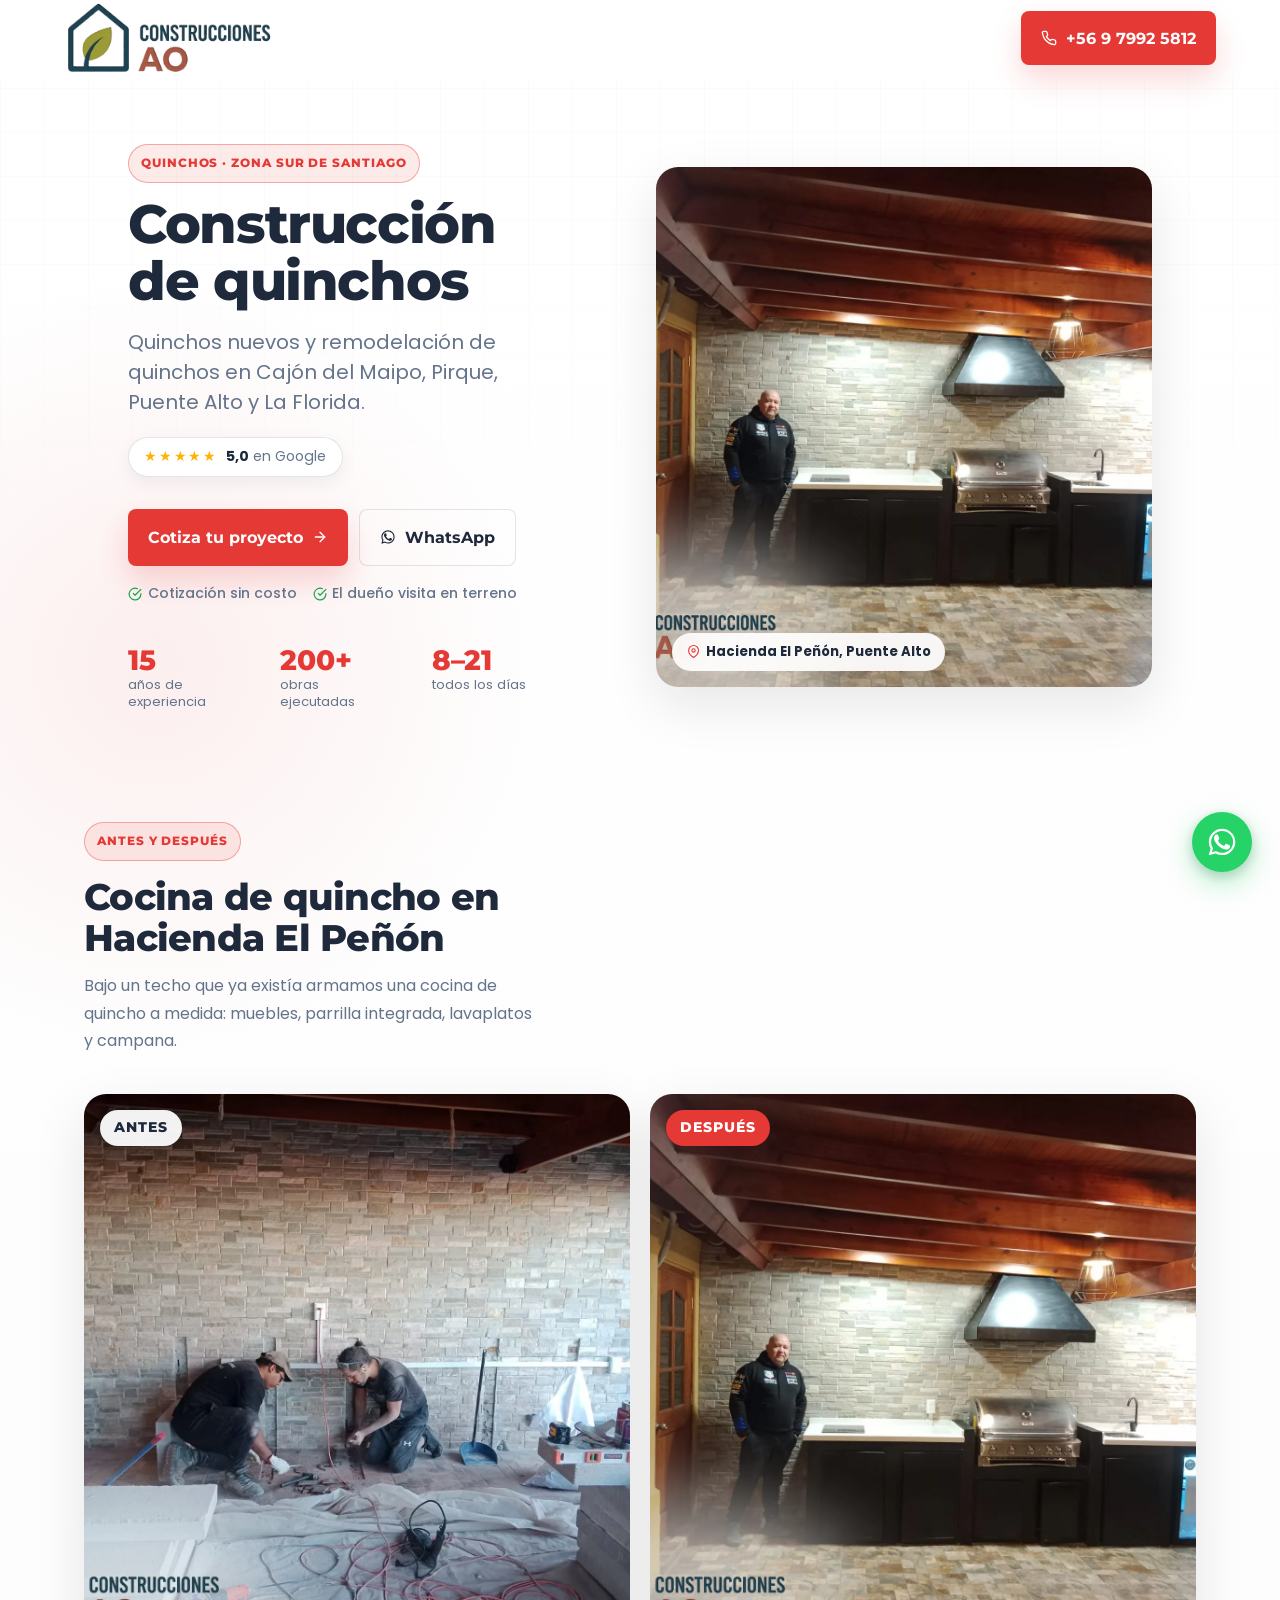
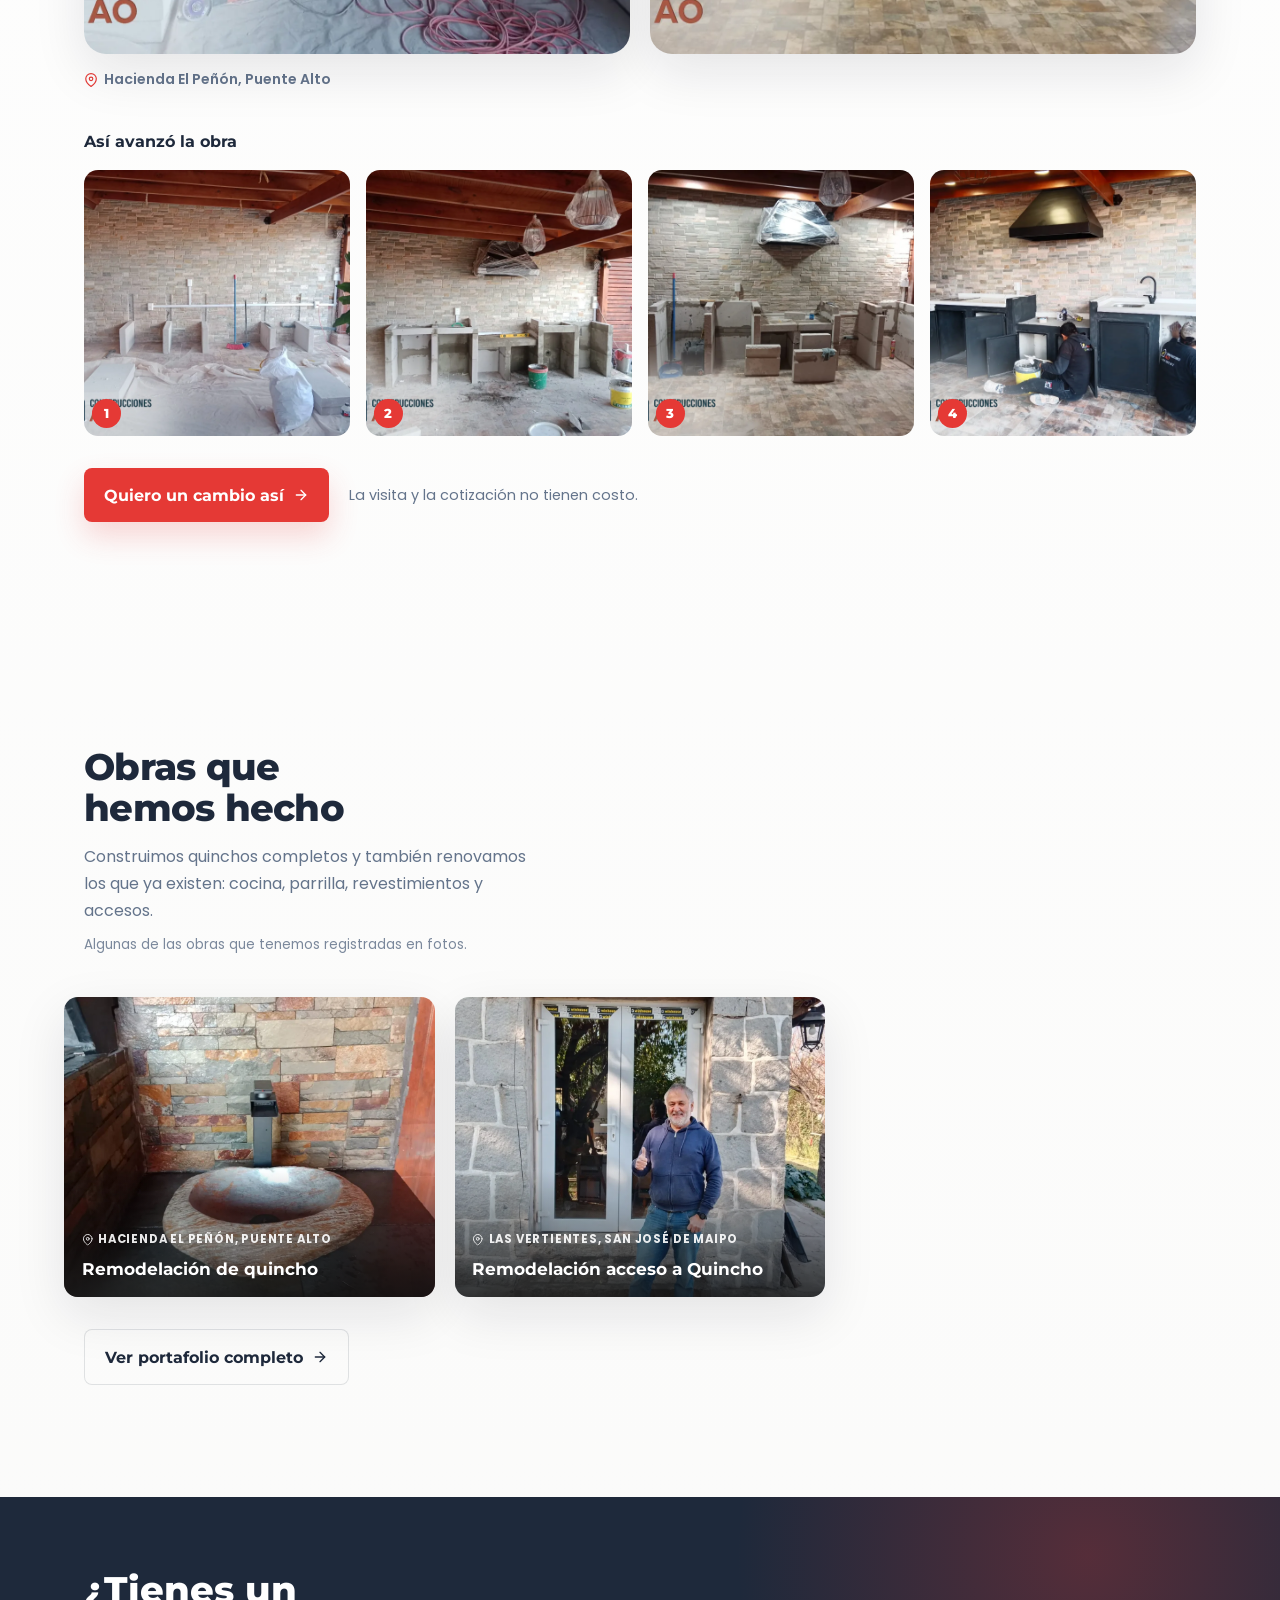
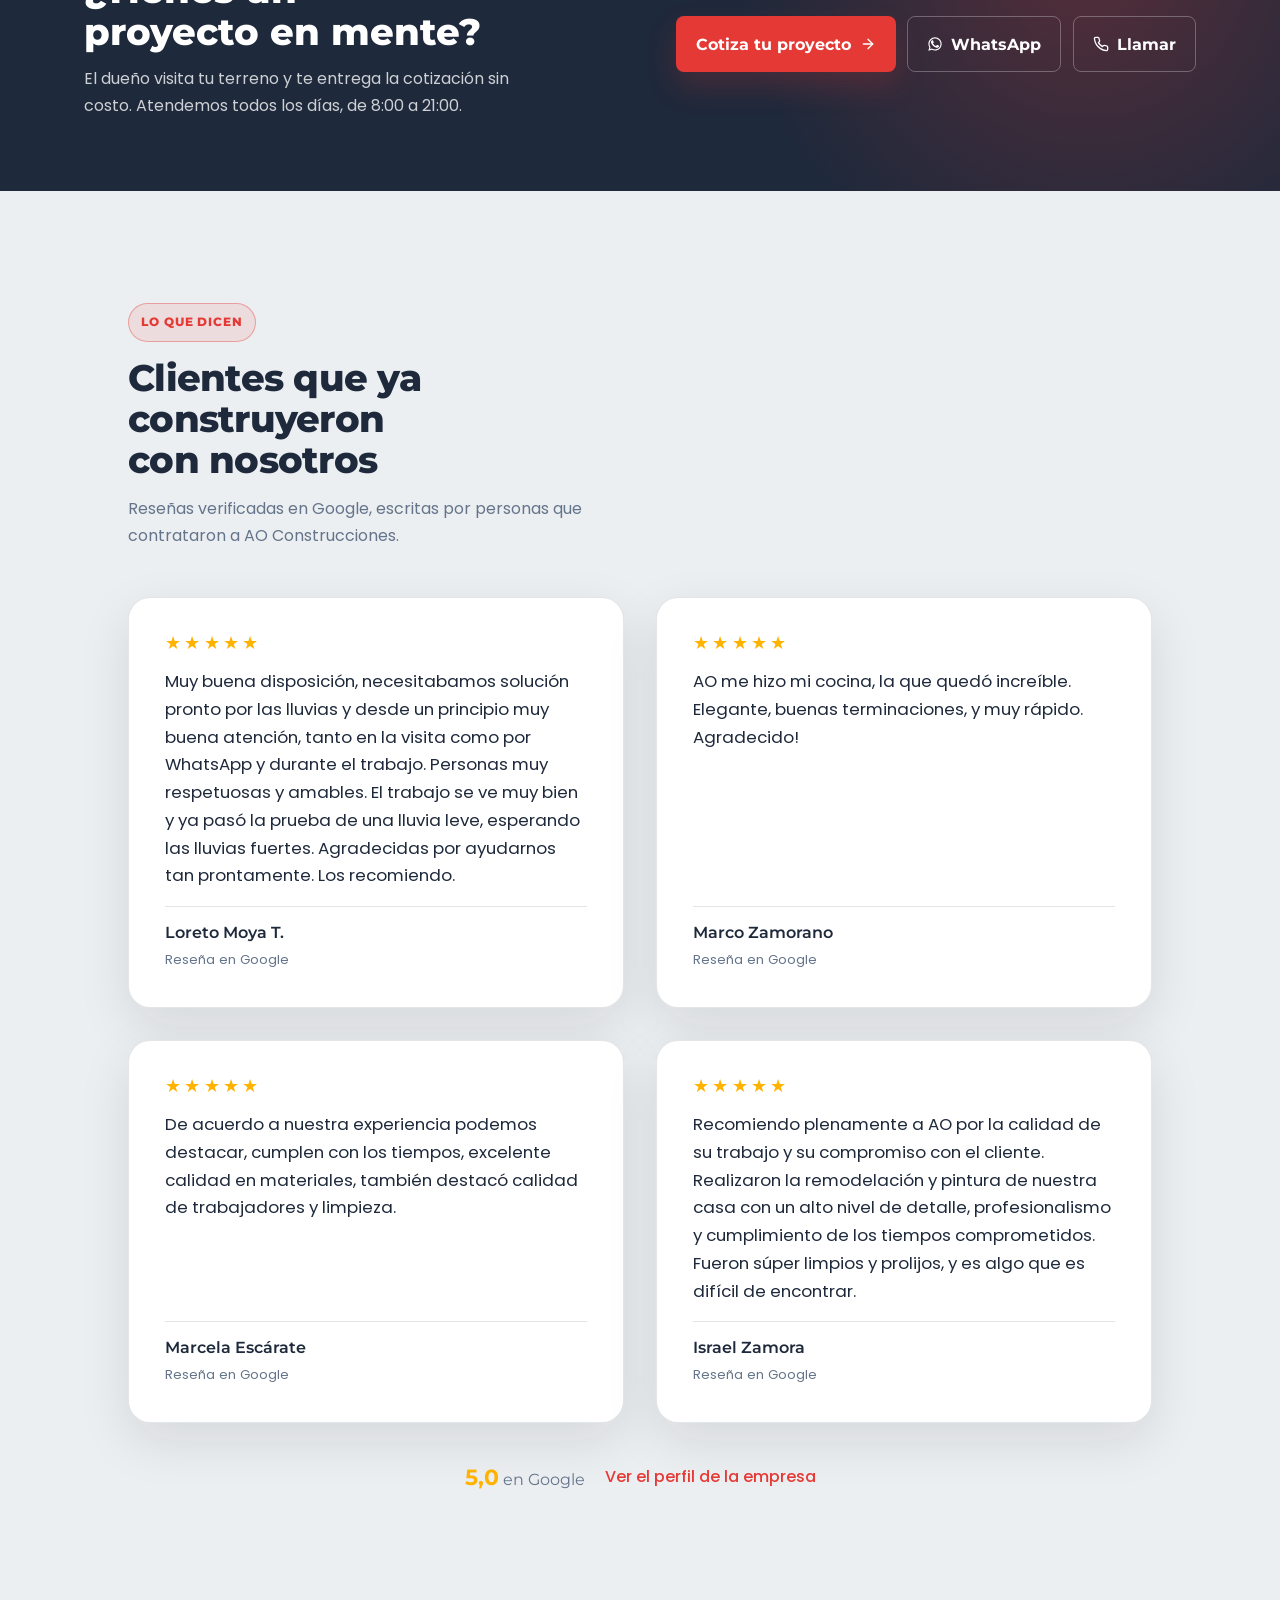
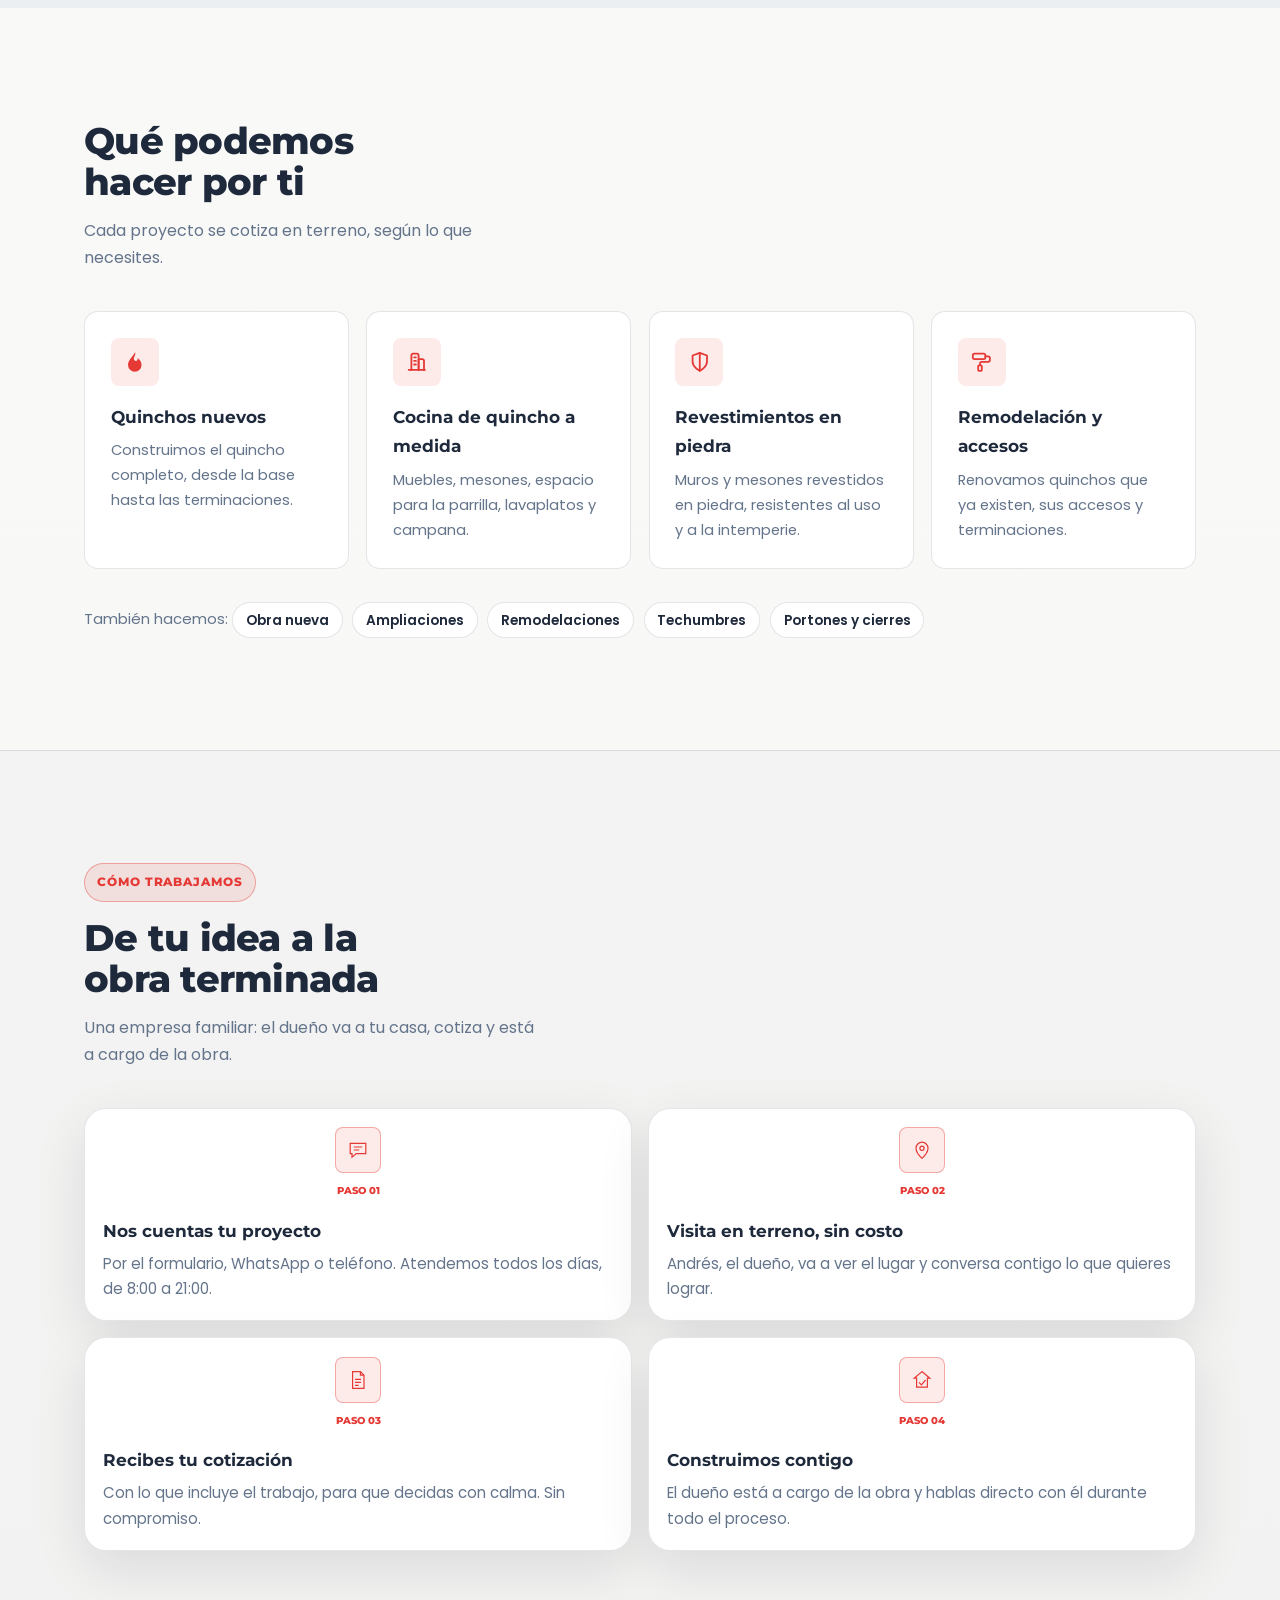
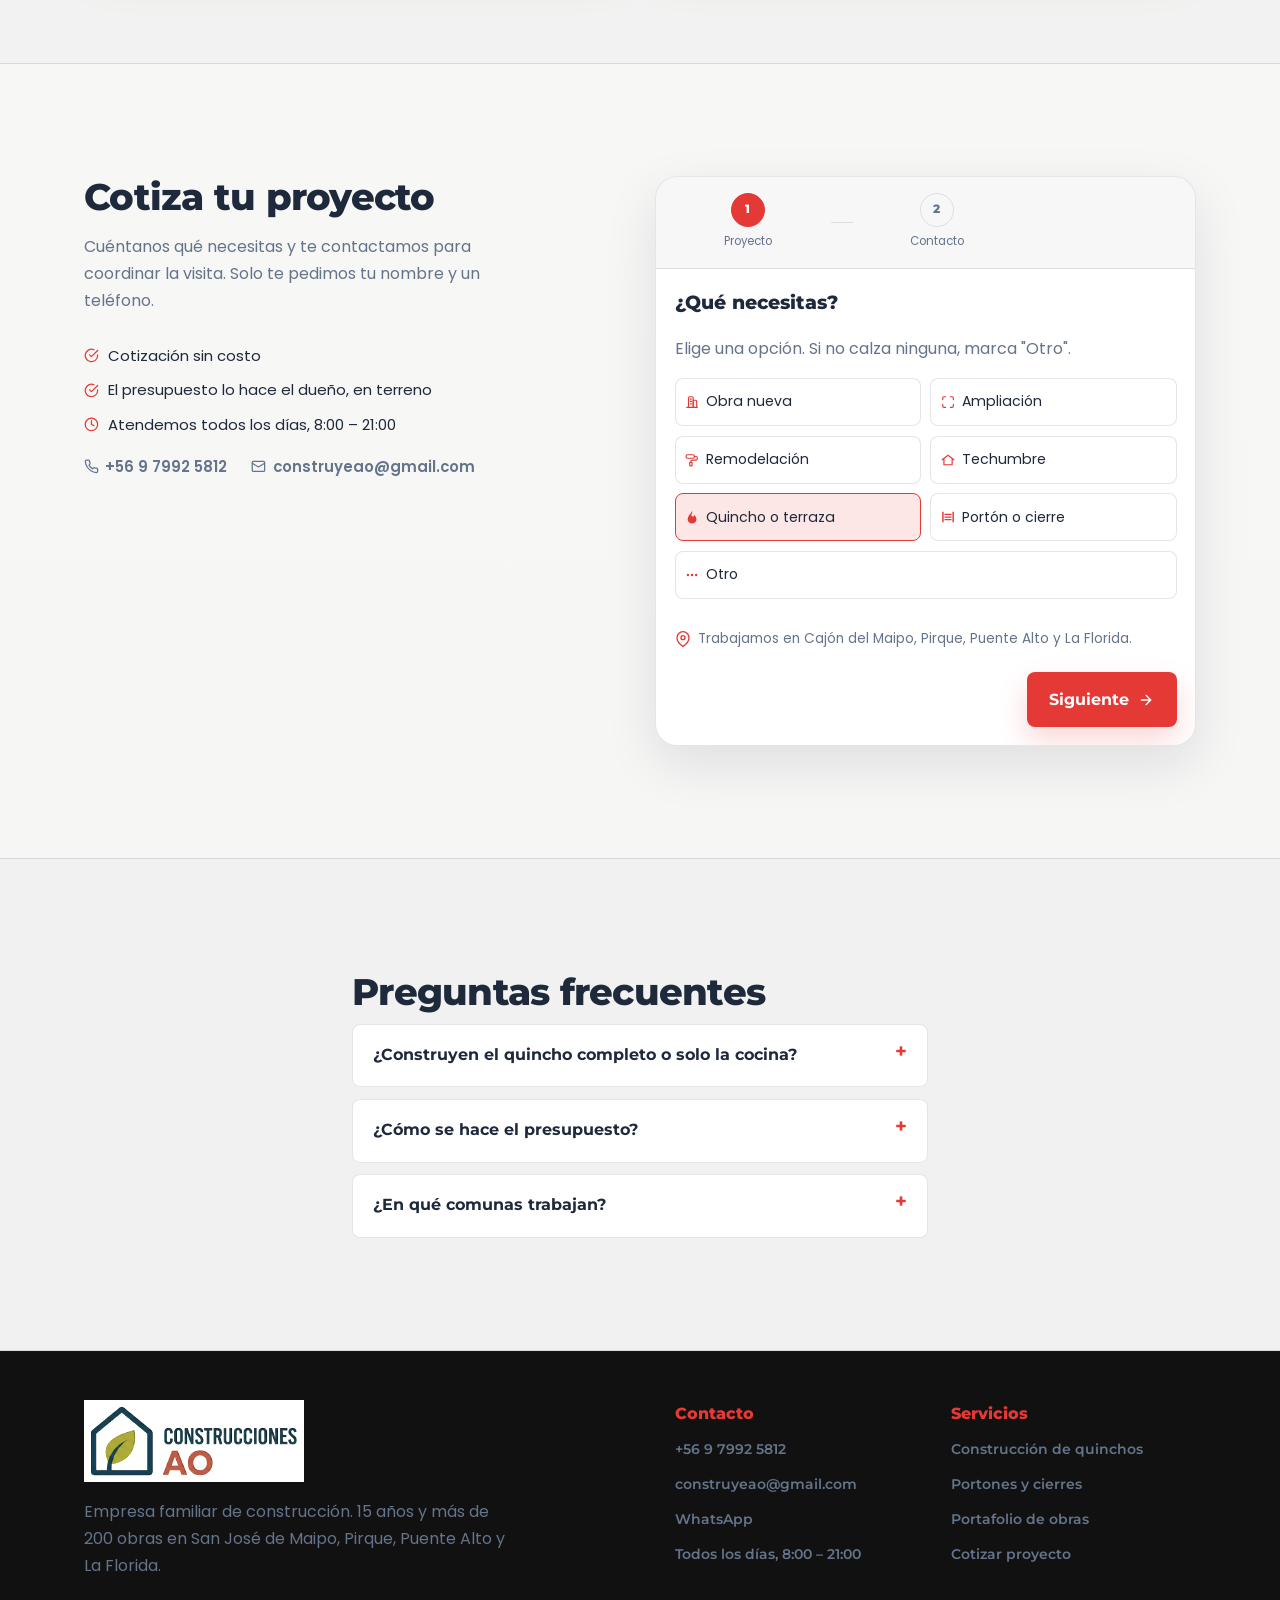
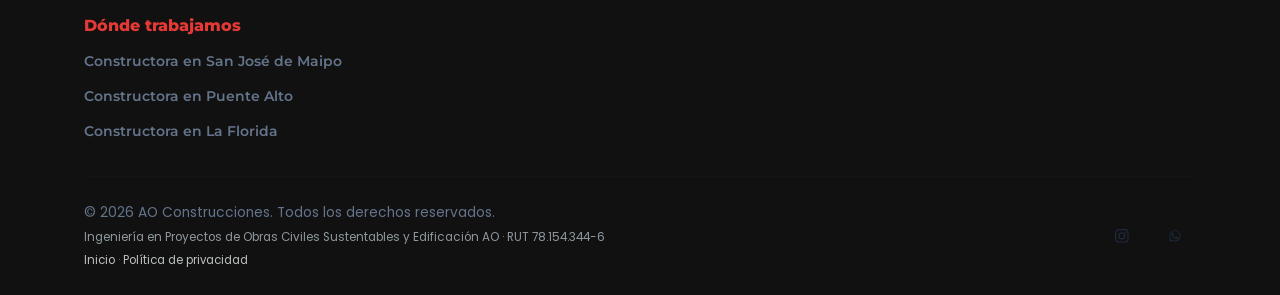
<file: construccion-de-quinchos.html>
<!DOCTYPE html>
<html lang="es">
<head>
  <meta charset="UTF-8">
  <meta name="viewport" content="width=device-width, initial-scale=1.0">
  <meta name="description" content="Construcción de quinchos en Cajón del Maipo, Pirque, Puente Alto y La Florida. El dueño visita en terreno y la cotización no tiene costo.">
  <title>Construcción de quinchos | AO Construcciones</title>
  <link rel="canonical" href="https://aoconstrucciones.cl/construccion-de-quinchos.html">
  <link rel="icon" href="favicon.ico" sizes="any">
  <link rel="icon" type="image/png" href="assets/img/favicon.png">

  <meta property="og:type" content="website">
  <meta property="og:title" content="Construcción de quinchos | AO Construcciones">
  <meta property="og:description" content="Quinchos nuevos y remodelación de quinchos en Cajón del Maipo, Pirque, Puente Alto y La Florida.">
  <meta property="og:url" content="https://aoconstrucciones.cl/construccion-de-quinchos.html">
  <meta property="og:image" content="https://aoconstrucciones.cl/assets/img/og-aoconstrucciones.jpg">
  <meta property="og:image:width" content="1200">
  <meta property="og:image:height" content="630">
  <meta property="og:site_name" content="AO Construcciones">
  <meta property="og:locale" content="es_CL">
  <meta name="twitter:card" content="summary_large_image">

  <link rel="preconnect" href="https://fonts.googleapis.com">
  <link rel="preconnect" href="https://fonts.gstatic.com" crossorigin>
  <link href="https://fonts.googleapis.com/css2?family=Montserrat:wght@400;500;600;700&family=Poppins:wght@300;400;500;600&display=swap" rel="stylesheet">
  <link rel="stylesheet" href="css/styles.css?v=92817e322e">

  <script src="js/tracking.js?v=31e23a3bcc"></script>

  <script type="application/ld+json">
{
  "@context": "https://schema.org",
  "@type": "GeneralContractor",
  "name": "AO Construcciones",
  "description": "Quinchos nuevos y remodelación de quinchos en Cajón del Maipo, Pirque, Puente Alto y La Florida.",
  "telephone": "+56979925812",
  "email": "construyeao@gmail.com",
  "url": "https://aoconstrucciones.cl/construccion-de-quinchos.html",
  "image": "https://aoconstrucciones.cl/assets/img/ao-construcciones-logo-portfolio-transparent.webp",
  "priceRange": "$$",
  "address": {
    "@type": "PostalAddress",
    "addressLocality": "San José de Maipo",
    "addressRegion": "Región Metropolitana",
    "postalCode": "9460000",
    "addressCountry": "CL"
  },
  "areaServed": [
    {
      "@type": "City",
      "name": "San José de Maipo",
      "addressRegion": "Región Metropolitana",
      "addressCountry": "CL"
    },
    {
      "@type": "City",
      "name": "Pirque",
      "addressRegion": "Región Metropolitana",
      "addressCountry": "CL"
    },
    {
      "@type": "City",
      "name": "Puente Alto",
      "addressRegion": "Región Metropolitana",
      "addressCountry": "CL"
    },
    {
      "@type": "City",
      "name": "La Florida",
      "addressRegion": "Región Metropolitana",
      "addressCountry": "CL"
    }
  ],
  "sameAs": [
    "https://www.instagram.com/aoconstrucciones.cl/"
  ],
  "openingHoursSpecification": [
    {
      "@type": "OpeningHoursSpecification",
      "dayOfWeek": [
        "Monday",
        "Tuesday",
        "Wednesday",
        "Thursday",
        "Friday",
        "Saturday",
        "Sunday"
      ],
      "opens": "08:00",
      "closes": "21:00"
    }
  ]
}
  </script>
  <script type="application/ld+json">
{
  "@context": "https://schema.org",
  "@type": "FAQPage",
  "mainEntity": [
    {
      "@type": "Question",
      "name": "¿Construyen el quincho completo o solo la cocina?",
      "acceptedAnswer": {
        "@type": "Answer",
        "text": "Las dos cosas. Construimos quinchos nuevos y también remodelamos los que ya existen. En Hacienda El Peñón, por ejemplo, armamos una cocina de quincho a medida bajo un techo que ya estaba."
      }
    },
    {
      "@type": "Question",
      "name": "¿Cómo se hace el presupuesto?",
      "acceptedAnswer": {
        "@type": "Answer",
        "text": "Andrés, dueño de la empresa, va en persona a ver el espacio. No damos precios por teléfono: cada quincho depende del lugar, de lo que quieras incluir y de lo que ya exista. La visita no tiene costo."
      }
    },
    {
      "@type": "Question",
      "name": "¿En qué comunas trabajan?",
      "acceptedAnswer": {
        "@type": "Answer",
        "text": "En Cajón del Maipo, Pirque, Puente Alto y La Florida."
      }
    }
  ]
}
  </script>
</head>
<body>
  <svg class="icon-sprite" aria-hidden="true" focusable="false"><defs>
    <symbol id="i-arrow-left" viewBox="0 0 24 24" fill="none" stroke="currentColor" stroke-width="2" stroke-linecap="round" stroke-linejoin="round"><path d="M19 12H5"/><path d="M12 19l-7-7 7-7"/></symbol>
    <symbol id="i-arrow-right" viewBox="0 0 24 24" fill="none" stroke="currentColor" stroke-width="2" stroke-linecap="round" stroke-linejoin="round"><path d="M5 12h14"/><path d="M12 5l7 7-7 7"/></symbol>
    <symbol id="i-building" viewBox="0 0 24 24" fill="none" stroke="currentColor" stroke-width="2" stroke-linecap="round" stroke-linejoin="round"><path d="M3 21h18"/><path d="M6 21V5a2 2 0 0 1 2-2h4a2 2 0 0 1 2 2v16"/><path d="M14 21V9h4a2 2 0 0 1 2 2v10"/><path d="M9 7h2"/><path d="M9 11h2"/><path d="M9 15h2"/></symbol>
    <symbol id="i-circle-check" viewBox="0 0 24 24" fill="none" stroke="currentColor" stroke-width="2" stroke-linecap="round" stroke-linejoin="round"><path d="M22 11.08V12a10 10 0 1 1-5.93-9.14"/><path d="M22 4L12 14.01l-3-3"/></symbol>
    <symbol id="i-clock" viewBox="0 0 24 24" fill="none" stroke="currentColor" stroke-width="2" stroke-linecap="round" stroke-linejoin="round"><circle cx="12" cy="12" r="10"/><path d="M12 6v6l4 2"/></symbol>
    <symbol id="i-ellipsis" viewBox="0 0 24 24" fill="none" stroke="currentColor" stroke-width="2" stroke-linecap="round" stroke-linejoin="round"><circle cx="5" cy="12" r="1"/><circle cx="12" cy="12" r="1"/><circle cx="19" cy="12" r="1"/></symbol>
    <symbol id="i-envelope" viewBox="0 0 24 24" fill="none" stroke="currentColor" stroke-width="2" stroke-linecap="round" stroke-linejoin="round"><rect x="2" y="4" width="20" height="16" rx="2"/><path d="M22 7l-10 6L2 7"/></symbol>
    <symbol id="i-expand" viewBox="0 0 24 24" fill="none" stroke="currentColor" stroke-width="2" stroke-linecap="round" stroke-linejoin="round"><path d="M8 3H5a2 2 0 0 0-2 2v3"/><path d="M21 8V5a2 2 0 0 0-2-2h-3"/><path d="M3 16v3a2 2 0 0 0 2 2h3"/><path d="M16 21h3a2 2 0 0 0 2-2v-3"/></symbol>
    <symbol id="i-fire" viewBox="0 0 24 24" fill="currentColor"><path d="M12.6 1.5c.6 3.2-1.7 4.8-1.7 7.2 0 1.4 1 2.4 2.3 2.4 1.5 0 2.4-1.2 2-3.2 2.6 1.9 4.3 4.7 4.3 7.7A7.5 7.5 0 0 1 4.5 15.6c0-4.5 3.4-7.6 8.1-14.1z"/></symbol>
    <symbol id="i-gate" viewBox="0 0 24 24" fill="currentColor"><path d="M2 3h2.5v18H2zm17.5 0H22v18h-2.5zM6 6.5h12v2H6zm0 4.5h12v2H6zm0 4.5h12v2H6z"/></symbol>
    <symbol id="i-instagram" viewBox="0 0 24 24" fill="currentColor"><path d="M12 2.16c3.2 0 3.58.01 4.85.07 1.17.05 1.8.25 2.23.41.56.22.96.48 1.38.9.42.42.68.82.9 1.38.16.42.36 1.06.41 2.23.06 1.27.07 1.65.07 4.85s-.01 3.58-.07 4.85c-.05 1.17-.25 1.8-.41 2.23-.22.56-.48.96-.9 1.38-.42.42-.82.68-1.38.9-.42.16-1.06.36-2.23.41-1.27.06-1.65.07-4.85.07s-3.58-.01-4.85-.07c-1.17-.05-1.8-.25-2.23-.41-.56-.22-.96-.48-1.38-.9-.42-.42-.68-.82-.9-1.38-.16-.42-.36-1.06-.41-2.23-.06-1.27-.07-1.65-.07-4.85s.01-3.58.07-4.85c.05-1.17.25-1.8.41-2.23.22-.56.48-.96.9-1.38.42-.42.82-.68 1.38-.9.42-.16 1.06-.36 2.23-.41 1.27-.06 1.65-.07 4.85-.07M12 0C8.74 0 8.33.01 7.05.07 5.78.13 4.9.33 4.14.63a5.9 5.9 0 0 0-2.13 1.38A5.9 5.9 0 0 0 .63 4.14c-.3.76-.5 1.64-.56 2.91C.01 8.33 0 8.74 0 12s.01 3.67.07 4.95c.06 1.27.26 2.15.56 2.91a5.9 5.9 0 0 0 1.38 2.13 5.9 5.9 0 0 0 2.13 1.38c.76.3 1.64.5 2.91.56C8.33 23.99 8.74 24 12 24s3.67-.01 4.95-.07c1.27-.06 2.15-.26 2.91-.56a5.9 5.9 0 0 0 2.13-1.38 5.9 5.9 0 0 0 1.38-2.13c.3-.76.5-1.64.56-2.91.06-1.28.07-1.69.07-4.95s-.01-3.67-.07-4.95c-.06-1.27-.26-2.15-.56-2.91a5.9 5.9 0 0 0-1.38-2.13A5.9 5.9 0 0 0 19.86.63c-.76-.3-1.64-.5-2.91-.56C15.67.01 15.26 0 12 0z"/><path d="M12 5.84A6.16 6.16 0 1 0 18.16 12 6.16 6.16 0 0 0 12 5.84zM12 16a4 4 0 1 1 4-4 4 4 0 0 1-4 4z"/><circle cx="18.41" cy="5.59" r="1.44"/></symbol>
    <symbol id="i-location-dot" viewBox="0 0 24 24" fill="none" stroke="currentColor" stroke-width="2" stroke-linecap="round" stroke-linejoin="round"><path d="M21 10c0 7-9 13-9 13s-9-6-9-13a9 9 0 0 1 18 0z"/><circle cx="12" cy="10" r="3"/></symbol>
    <symbol id="i-paint-roller" viewBox="0 0 24 24" fill="none" stroke="currentColor" stroke-width="2" stroke-linecap="round" stroke-linejoin="round"><rect x="2" y="3" width="14" height="6" rx="2"/><path d="M16 6h3a2 2 0 0 1 2 2v2a2 2 0 0 1-2 2h-7a2 2 0 0 0-2 2v1"/><rect x="8" y="16" width="4" height="6" rx="1"/></symbol>
    <symbol id="i-paper-plane" viewBox="0 0 24 24" fill="none" stroke="currentColor" stroke-width="2" stroke-linecap="round" stroke-linejoin="round"><path d="M22 2L11 13"/><path d="M22 2l-7 20-4-9-9-4 20-7z"/></symbol>
    <symbol id="i-phone" viewBox="0 0 24 24" fill="none" stroke="currentColor" stroke-width="2" stroke-linecap="round" stroke-linejoin="round"><path d="M22 16.92v3a2 2 0 0 1-2.18 2 19.79 19.79 0 0 1-8.63-3.07 19.5 19.5 0 0 1-6-6A19.79 19.79 0 0 1 2.12 4.2 2 2 0 0 1 4.11 2h3a2 2 0 0 1 2 1.72c.13.96.35 1.9.66 2.81a2 2 0 0 1-.45 2.11L8.09 9.91a16 16 0 0 0 6 6l1.27-1.23a2 2 0 0 1 2.11-.45c.91.31 1.85.53 2.81.66A2 2 0 0 1 22 16.92z"/></symbol>
    <symbol id="i-roof" viewBox="0 0 24 24" fill="currentColor"><path d="M12 2.5 0.8 11.2l1.3 1.6L4 11.3V21h16v-9.7l1.9 1.5 1.3-1.6zM18 19H6v-9.2l6-4.7 6 4.7z"/></symbol>
    <symbol id="i-shield-halved" viewBox="0 0 24 24" fill="none" stroke="currentColor" stroke-width="2" stroke-linecap="round" stroke-linejoin="round"><path d="M12 22s8-4 8-10V5l-8-3-8 3v7c0 6 8 10 8 10z"/><path d="M12 2v20"/></symbol>
    <symbol id="i-whatsapp" viewBox="0 0 24 24" fill="currentColor"><path d="M17.47 14.38c-.3-.15-1.76-.87-2.03-.97-.27-.1-.47-.15-.67.15-.2.3-.77.96-.94 1.16-.17.2-.35.22-.65.07-.3-.15-1.25-.46-2.39-1.47-.88-.79-1.48-1.76-1.65-2.06-.17-.3-.02-.46.13-.61.13-.13.3-.35.45-.52.15-.17.2-.3.3-.5.1-.2.05-.37-.02-.52-.08-.15-.67-1.61-.92-2.21-.24-.58-.49-.5-.67-.51h-.57c-.2 0-.52.07-.79.37-.27.3-1.04 1.02-1.04 2.48s1.06 2.88 1.21 3.08c.15.2 2.1 3.2 5.08 4.49.71.3 1.26.49 1.69.63.71.22 1.36.19 1.87.12.57-.09 1.76-.72 2.01-1.41.25-.7.25-1.29.17-1.42-.07-.13-.27-.2-.57-.35z"/><path d="M12.04 2C6.58 2 2.13 6.45 2.13 11.91c0 1.75.46 3.45 1.32 4.95L2 22l5.25-1.38a9.86 9.86 0 0 0 4.79 1.22h.01c5.46 0 9.91-4.45 9.91-9.91S17.5 2 12.04 2zm0 18.15h-.01a8.2 8.2 0 0 1-4.18-1.15l-.3-.18-3.11.82.83-3.04-.2-.31a8.19 8.19 0 0 1-1.26-4.38c0-4.54 3.7-8.23 8.24-8.23 2.2 0 4.27.86 5.82 2.41a8.18 8.18 0 0 1 2.41 5.83c0 4.54-3.69 8.23-8.24 8.23z"/></symbol>
  </defs></svg>

  <header class="navbar" id="navbar" role="banner">
    <div class="navbar__inner">
      <a href="index.html" class="navbar__logo" aria-label="Ir al inicio de AO Construcciones">
        <img src="assets/img/ao-construcciones-logo-portfolio-transparent.webp" alt="AO Construcciones" width="512" height="186">
      </a>
      <a href="tel:+56979925812" class="navbar__cta" id="landing-phone">
        <svg class="icon" aria-hidden="true" focusable="false"><use href="#i-phone"></use></svg>
        <span class="navbar__cta-long">+56 9 7992 5812</span><span class="navbar__cta-short">Llamar</span>
      </a>
    </div>
  </header>

  <main>
    <section class="local-hero">
      <div class="container local-hero__grid">
        <div class="local-hero__text">
          <p class="section-tag">Quinchos · Zona sur de Santiago</p>
          <h1>Construcción de quinchos</h1>
          <p class="local-hero__intro">Quinchos nuevos y remodelación de quinchos en Cajón del Maipo, Pirque, Puente Alto y La Florida.</p>
          <a class="local-hero__rating" href="#resenas">
            <span class="local-hero__stars" role="img" aria-label="Calificación 5 de 5 estrellas">&#9733;&#9733;&#9733;&#9733;&#9733;</span>
            <span><strong>5,0</strong> en Google</span>
          </a>
          <div class="local-hero__actions">
            <a href="#cotizar" class="btn-primary">Cotiza tu proyecto <svg class="icon" aria-hidden="true" focusable="false"><use href="#i-arrow-right"></use></svg></a>
            <a href="https://wa.me/56979925812?text=Hola%2C%20vi%20su%20sitio%20web%20y%20quiero%20cotizar%20un%20proyecto" target="_blank" rel="noopener noreferrer" class="btn-secondary"><svg class="icon" aria-hidden="true" focusable="false"><use href="#i-whatsapp"></use></svg> WhatsApp</a>
          </div>
          <p class="local-hero__assure"><span><svg class="icon" aria-hidden="true" focusable="false"><use href="#i-circle-check"></use></svg> Cotización sin costo</span><span><svg class="icon" aria-hidden="true" focusable="false"><use href="#i-circle-check"></use></svg> El dueño visita en terreno</span></p>
          <ul class="local-hero__trust">
            <li><strong>15</strong><span>años de experiencia</span></li>
            <li><strong>200+</strong><span>obras ejecutadas</span></li>
            <li><strong>8–21</strong><span>todos los días</span></li>
          </ul>
        </div>

        <figure class="local-hero__media">
          <img src="Portafolio%20AOconstrucciones/Construcci%C3%B3n%20de%20quincho%20Resultado%20final.webp?v=3" alt="Construcción de quincho, obra de AO Construcciones en Hacienda El Peñón, Puente Alto" width="1080" height="810" loading="eager" fetchpriority="high">
          <figcaption><svg class="icon" aria-hidden="true" focusable="false"><use href="#i-location-dot"></use></svg> Hacienda El Peñón, Puente Alto</figcaption>
        </figure>
      </div>
      
    </section>

    <section class="local-section local-ba-section">
      <div class="container">
        <div class="local-section__head">
          <p class="section-tag">Antes y después</p>
          <h2>Cocina de quincho en Hacienda El Peñón</h2>
          <p class="local-section__lead">Bajo un techo que ya existía armamos una cocina de quincho a medida: muebles, parrilla integrada, lavaplatos y campana.</p>
        </div>
        <div class="local-ba">
          <figure class="local-ba__item">
            <img src="Portafolio%20AOconstrucciones/Construcci%C3%B3n%20de%20quincho.webp?v=3" alt="Antes de la obra en Hacienda El Peñón, Puente Alto" loading="lazy" width="900" height="1200">
            <figcaption class="local-ba__label">Antes</figcaption>
          </figure>
          <figure class="local-ba__item">
            <img src="Portafolio%20AOconstrucciones/Construcci%C3%B3n%20de%20quincho%20Resultado%20final.webp?v=3" alt="Después: Construcción de quincho terminada por AO Construcciones en Hacienda El Peñón, Puente Alto" loading="lazy" width="900" height="1200">
            <figcaption class="local-ba__label local-ba__label--after">Después</figcaption>
          </figure>
        </div>
        <p class="local-ba__place"><svg class="icon" aria-hidden="true" focusable="false"><use href="#i-location-dot"></use></svg> Hacienda El Peñón, Puente Alto</p>
        <p class="local-steps__title">Así avanzó la obra</p>
        <div class="local-steps" role="list" aria-label="Fotos del proceso">
          <figure class="local-steps__item" role="listitem">
            <img src="Portafolio%20AOconstrucciones/Construcci%C3%B3n%20de%20quincho%202.webp?v=3" alt="Proceso de la obra en Hacienda El Peñón, Puente Alto, foto 1" loading="lazy" width="600" height="600">
            <figcaption>1</figcaption>
          </figure>
          <figure class="local-steps__item" role="listitem">
            <img src="Portafolio%20AOconstrucciones/Construcci%C3%B3n%20de%20quincho%203.webp?v=3" alt="Proceso de la obra en Hacienda El Peñón, Puente Alto, foto 2" loading="lazy" width="600" height="600">
            <figcaption>2</figcaption>
          </figure>
          <figure class="local-steps__item" role="listitem">
            <img src="Portafolio%20AOconstrucciones/Construcci%C3%B3n%20de%20quincho%205.webp?v=3" alt="Proceso de la obra en Hacienda El Peñón, Puente Alto, foto 3" loading="lazy" width="600" height="600">
            <figcaption>3</figcaption>
          </figure>
          <figure class="local-steps__item" role="listitem">
            <img src="Portafolio%20AOconstrucciones/Construcci%C3%B3n%20de%20quincho%206.webp?v=3" alt="Proceso de la obra en Hacienda El Peñón, Puente Alto, foto 4" loading="lazy" width="600" height="600">
            <figcaption>4</figcaption>
          </figure>
        </div>
        <div class="local-ba__cta">
          <a href="#cotizar" class="btn-primary">Quiero un cambio así <svg class="icon" aria-hidden="true" focusable="false"><use href="#i-arrow-right"></use></svg></a>
          <span>La visita y la cotización no tienen costo.</span>
        </div>
      </div>
    </section>

    <section class="local-section">
      <div class="container local-section__head">
        <h2>Obras que hemos hecho</h2>
        <p class="local-section__lead">Construimos quinchos completos y también renovamos los que ya existen: cocina, parrilla, revestimientos y accesos.</p>
        <p class="local-section__note">Algunas de las obras que tenemos registradas en fotos.</p>
      </div>
      <div class="local-works-wrap">
        <div class="local-works" role="list" aria-label="Obras que hemos hecho">
          <article class="local-work" role="listitem">
            <img src="Portafolio%20AOconstrucciones/Remodelacion%20de%20quincho%20Resultado%20final.webp?v=3" alt="Remodelación de quincho, obra de AO Construcciones en Hacienda El Peñón, Puente Alto" loading="lazy" width="1080" height="810">
            <figcaption class="local-work__caption">
              <span class="local-work__place"><svg class="icon" aria-hidden="true" focusable="false"><use href="#i-location-dot"></use></svg> Hacienda El Peñón, Puente Alto</span>
              <h3>Remodelación de quincho</h3>
            </figcaption>
          </article>
          <article class="local-work" role="listitem">
            <img src="Portafolio%20AOconstrucciones/Remodelaci%C3%B3n%20acceso%20a%20Quincho%20Resultado%20final.webp?v=3" alt="Remodelación acceso a Quincho, obra de AO Construcciones en Las Vertientes, San José de Maipo" loading="lazy" width="1080" height="810">
            <figcaption class="local-work__caption">
              <span class="local-work__place"><svg class="icon" aria-hidden="true" focusable="false"><use href="#i-location-dot"></use></svg> Las Vertientes, San José de Maipo</span>
              <h3>Remodelación acceso a Quincho</h3>
            </figcaption>
          </article>
        </div>
      </div>
      <div class="container local-section__more">
        <a href="portafolio.html" class="btn-secondary">Ver portafolio completo <svg class="icon" aria-hidden="true" focusable="false"><use href="#i-arrow-right"></use></svg></a>
      </div>
    </section>

    <section class="local-cta">
      <div class="container local-cta__inner">
        <div>
          <h2>¿Tienes un proyecto en mente?</h2>
          <p>El dueño visita tu terreno y te entrega la cotización sin costo. Atendemos todos los días, de 8:00 a 21:00.</p>
        </div>
        <div class="local-cta__actions">
          <a href="#cotizar" class="btn-primary">Cotiza tu proyecto <svg class="icon" aria-hidden="true" focusable="false"><use href="#i-arrow-right"></use></svg></a>
          <a href="https://wa.me/56979925812?text=Hola%2C%20vi%20su%20sitio%20web%20y%20quiero%20cotizar%20un%20proyecto" target="_blank" rel="noopener noreferrer" class="local-cta__btn"><svg class="icon" aria-hidden="true" focusable="false"><use href="#i-whatsapp"></use></svg> WhatsApp</a>
          <a href="tel:+56979925812" class="local-cta__btn"><svg class="icon" aria-hidden="true" focusable="false"><use href="#i-phone"></use></svg> Llamar</a>
        </div>
      </div>
    </section>

    <section class="reviews" id="resenas">
      <div class="container">
        <div class="local-section__head">
          <p class="section-tag">Lo que dicen</p>
          <h2>Clientes que ya construyeron con nosotros</h2>
          <p class="local-section__lead">Reseñas verificadas en Google, escritas por personas que contrataron a AO Construcciones.</p>
        </div>
        <div class="reviews__grid">
        <article class="review-card">
          <div class="review-card__stars" role="img" aria-label="5 de 5 estrellas">&#9733;&#9733;&#9733;&#9733;&#9733;</div>
          <blockquote class="review-card__text">Muy buena disposición, necesitabamos solución pronto por las lluvias y desde un principio muy buena atención, tanto en la visita como por WhatsApp y durante el trabajo. Personas muy respetuosas y amables. El trabajo se ve muy bien y ya pasó la prueba de una lluvia leve, esperando las lluvias fuertes. Agradecidas por ayudarnos tan prontamente. Los recomiendo.</blockquote>
          <div class="review-card__author">
            <span class="review-card__name">Loreto Moya T.</span>
            <span class="review-card__source">Reseña en Google</span>
          </div>
        </article>
        <article class="review-card">
          <div class="review-card__stars" role="img" aria-label="5 de 5 estrellas">&#9733;&#9733;&#9733;&#9733;&#9733;</div>
          <blockquote class="review-card__text">AO me hizo mi cocina, la que quedó increíble. Elegante, buenas terminaciones, y muy rápido. Agradecido!</blockquote>
          <div class="review-card__author">
            <span class="review-card__name">Marco Zamorano</span>
            <span class="review-card__source">Reseña en Google</span>
          </div>
        </article>
        <article class="review-card">
          <div class="review-card__stars" role="img" aria-label="5 de 5 estrellas">&#9733;&#9733;&#9733;&#9733;&#9733;</div>
          <blockquote class="review-card__text">De acuerdo a nuestra experiencia podemos destacar, cumplen con los tiempos, excelente calidad en materiales, también destacó calidad de trabajadores y limpieza.</blockquote>
          <div class="review-card__author">
            <span class="review-card__name">Marcela Escárate</span>
            <span class="review-card__source">Reseña en Google</span>
          </div>
        </article>
        <article class="review-card">
          <div class="review-card__stars" role="img" aria-label="5 de 5 estrellas">&#9733;&#9733;&#9733;&#9733;&#9733;</div>
          <blockquote class="review-card__text">Recomiendo plenamente a AO por la calidad de su trabajo y su compromiso con el cliente. Realizaron la remodelación y pintura de nuestra casa con un alto nivel de detalle, profesionalismo y cumplimiento de los tiempos comprometidos. Fueron súper limpios y prolijos, y es algo que es difícil de encontrar.</blockquote>
          <div class="review-card__author">
            <span class="review-card__name">Israel Zamora</span>
            <span class="review-card__source">Reseña en Google</span>
          </div>
        </article>
        </div>
        <div class="reviews__footer">
          <span class="reviews__score"><strong>5,0</strong> en Google</span>
          <a class="reviews__link" href="https://share.google/K1ZzYydFXDxCS9WZD" target="_blank" rel="noopener noreferrer">Ver el perfil de la empresa</a>
        </div>
      </div>
    </section>

    <section class="local-section">
      <div class="container">
        <h2>Qué podemos hacer por ti</h2>
        <p class="local-section__lead">Cada proyecto se cotiza en terreno, según lo que necesites.</p>
        <div class="local-services">
          <article class="local-service">
            <span class="local-service__icon"><svg class="icon" aria-hidden="true" focusable="false"><use href="#i-fire"></use></svg></span>
            <h3>Quinchos nuevos</h3>
            <p>Construimos el quincho completo, desde la base hasta las terminaciones.</p>
          </article>
          <article class="local-service">
            <span class="local-service__icon"><svg class="icon" aria-hidden="true" focusable="false"><use href="#i-building"></use></svg></span>
            <h3>Cocina de quincho a medida</h3>
            <p>Muebles, mesones, espacio para la parrilla, lavaplatos y campana.</p>
          </article>
          <article class="local-service">
            <span class="local-service__icon"><svg class="icon" aria-hidden="true" focusable="false"><use href="#i-shield-halved"></use></svg></span>
            <h3>Revestimientos en piedra</h3>
            <p>Muros y mesones revestidos en piedra, resistentes al uso y a la intemperie.</p>
          </article>
          <article class="local-service">
            <span class="local-service__icon"><svg class="icon" aria-hidden="true" focusable="false"><use href="#i-paint-roller"></use></svg></span>
            <h3>Remodelación y accesos</h3>
            <p>Renovamos quinchos que ya existen, sus accesos y terminaciones.</p>
          </article>
        </div>
        <p class="local-services__more">También hacemos: <a href="portafolio.html">Obra nueva</a> <a href="portafolio.html">Ampliaciones</a> <a href="portafolio.html">Remodelaciones</a> <a href="portafolio.html">Techumbres</a> <a href="fabricacion-de-portones.html">Portones y cierres</a></p>
      </div>
    </section>

    <section class="local-section local-section--alt">
      <div class="container">
        <div class="local-section__head">
          <p class="section-tag">Cómo trabajamos</p>
          <h2>De tu idea a la obra terminada</h2>
          <p class="local-section__lead">Una empresa familiar: el dueño va a tu casa, cotiza y está a cargo de la obra.</p>
        </div>
        <div class="process__timeline local-process">
          <div class="process__step">
            <div class="process__step-number">
              <svg class="process__step-icon" viewBox="0 0 36 36" aria-hidden="true"><path d="M5 7h26v17H15l-7 6v-6H5z"/><path d="M11 13h14M11 18h9"/></svg>
              <span class="process__step-num">Paso 01</span>
            </div>
            <div>
              <h3 class="process__step-title">Nos cuentas tu proyecto</h3>
              <p class="process__step-desc">Por el formulario, WhatsApp o teléfono. Atendemos todos los días, de 8:00 a 21:00.</p>
            </div>
          </div>
          <div class="process__step">
            <div class="process__step-number">
              <svg class="process__step-icon" viewBox="0 0 36 36" aria-hidden="true"><path d="M18 32s-10-9.5-10-17a10 10 0 0 1 20 0c0 7.5-10 17-10 17z"/><circle cx="18" cy="15" r="3.5"/></svg>
              <span class="process__step-num">Paso 02</span>
            </div>
            <div>
              <h3 class="process__step-title">Visita en terreno, sin costo</h3>
              <p class="process__step-desc">Andrés, el dueño, va a ver el lugar y conversa contigo lo que quieres lograr.</p>
            </div>
          </div>
          <div class="process__step">
            <div class="process__step-number">
              <svg class="process__step-icon" viewBox="0 0 36 36" aria-hidden="true"><path d="M9 4h13l6 6v22H9z"/><path d="M22 4v6h6"/><path d="M13 17h10M13 22h10M13 27h6"/></svg>
              <span class="process__step-num">Paso 03</span>
            </div>
            <div>
              <h3 class="process__step-title">Recibes tu cotización</h3>
              <p class="process__step-desc">Con lo que incluye el trabajo, para que decidas con calma. Sin compromiso.</p>
            </div>
          </div>
          <div class="process__step">
            <div class="process__step-number">
              <svg class="process__step-icon" viewBox="0 0 36 36" aria-hidden="true"><path d="M18 4 5 15h4v15h18V15h4z"/><path d="m13 22 4 4 7-8"/></svg>
              <span class="process__step-num">Paso 04</span>
            </div>
            <div>
              <h3 class="process__step-title">Construimos contigo</h3>
              <p class="process__step-desc">El dueño está a cargo de la obra y hablas directo con él durante todo el proceso.</p>
            </div>
          </div>
        </div>
      </div>
    </section>

    <section class="local-section" id="cotizar">
      <div class="container local-form">
        <div class="local-form__intro">
          <h2>Cotiza tu proyecto</h2>
          <p>Cuéntanos qué necesitas y te contactamos para coordinar la visita. Solo te
             pedimos tu nombre y un teléfono.</p>
          <ul class="local-form__points">
            <li><svg class="icon" aria-hidden="true" focusable="false"><use href="#i-circle-check"></use></svg> Cotización sin costo</li>
            <li><svg class="icon" aria-hidden="true" focusable="false"><use href="#i-circle-check"></use></svg> El presupuesto lo hace el dueño, en terreno</li>
            <li><svg class="icon" aria-hidden="true" focusable="false"><use href="#i-clock"></use></svg> Atendemos todos los días, 8:00 – 21:00</li>
          </ul>
          <p class="local-form__contact">
            <a href="tel:+56979925812"><svg class="icon" aria-hidden="true" focusable="false"><use href="#i-phone"></use></svg> +56 9 7992 5812</a>
            <a href="mailto:construyeao@gmail.com"><svg class="icon" aria-hidden="true" focusable="false"><use href="#i-envelope"></use></svg> construyeao@gmail.com</a>
          </p>
        </div>

        <div class="contact__form-card">
          <div class="form-stepper">
            <div class="form-stepper__step active" id="stepper-1">
              <div class="form-stepper__dot">1</div>
              <span class="form-stepper__label">Proyecto</span>
            </div>
            <div class="form-stepper__line"></div>
            <div class="form-stepper__step" id="stepper-2">
              <div class="form-stepper__dot">2</div>
              <span class="form-stepper__label">Contacto</span>
            </div>
          </div>

          <form id="lead-form" novalidate>
            <div class="form-step active" id="form-step-1">
              <h3 class="form-step__title">¿Qué necesitas?</h3>
              <p class="form-step__subtitle">Elige una opción. Si no calza ninguna, marca "Otro".</p>

              <div class="form-options">
                <div class="form-option">
                  <input type="radio" id="opt-cota" name="service" value="cota-cero">
                  <label for="opt-cota"><svg class="icon" aria-hidden="true" focusable="false"><use href="#i-building"></use></svg> Obra nueva</label>
                </div>
                <div class="form-option">
                  <input type="radio" id="opt-ampliacion" name="service" value="ampliacion">
                  <label for="opt-ampliacion"><svg class="icon" aria-hidden="true" focusable="false"><use href="#i-expand"></use></svg> Ampliación</label>
                </div>
                <div class="form-option">
                  <input type="radio" id="opt-remodel" name="service" value="remodelacion">
                  <label for="opt-remodel"><svg class="icon" aria-hidden="true" focusable="false"><use href="#i-paint-roller"></use></svg> Remodelación</label>
                </div>
                <div class="form-option">
                  <input type="radio" id="opt-techumbre" name="service" value="techumbre">
                  <label for="opt-techumbre"><svg class="icon" aria-hidden="true" focusable="false"><use href="#i-roof"></use></svg> Techumbre</label>
                </div>
                <div class="form-option">
                  <input type="radio" id="opt-quincho" name="service" value="quincho" checked>
                  <label for="opt-quincho"><svg class="icon" aria-hidden="true" focusable="false"><use href="#i-fire"></use></svg> Quincho o terraza</label>
                </div>
                <div class="form-option">
                  <input type="radio" id="opt-porton" name="service" value="porton">
                  <label for="opt-porton"><svg class="icon" aria-hidden="true" focusable="false"><use href="#i-gate"></use></svg> Portón o cierre</label>
                </div>
                <div class="form-option">
                  <input type="radio" id="opt-otro" name="service" value="otro">
                  <label for="opt-otro"><svg class="icon" aria-hidden="true" focusable="false"><use href="#i-ellipsis"></use></svg> Otro</label>
                </div>
              </div>

              <p class="form-zone"><svg class="icon" aria-hidden="true" focusable="false"><use href="#i-location-dot"></use></svg> Trabajamos en Cajón del Maipo, Pirque, Puente Alto y La Florida.</p>

              <p class="form-feedback" id="feedback-1" role="alert" aria-live="polite"></p>

              <div class="form-nav">
                <div></div>
                <button type="button" class="form-nav__btn form-nav__btn--next" id="btn-next-1">
                  Siguiente <svg class="icon" aria-hidden="true" focusable="false"><use href="#i-arrow-right"></use></svg>
                </button>
              </div>
            </div>

            <div class="form-step" id="form-step-2">
              <h3 class="form-step__title">¿Cómo te contactamos?</h3>
              <p class="form-step__subtitle">Con tu nombre y teléfono basta.</p>

              <div class="form-group">
                <label for="input-name">Nombre</label>
                <input type="text" id="input-name" name="name" placeholder="Ej: María González" autocomplete="name" required>
              </div>

              <div class="form-group">
                <label for="input-phone">Teléfono</label>
                <input type="tel" id="input-phone" name="phone" placeholder="+56 9 1234 5678" autocomplete="tel" inputmode="tel" required>
              </div>

              <details class="form-more">
                <summary>Agregar más detalles <span class="form-optional">(opcional)</span></summary>
                <div class="form-group">
                  <label for="input-location">Comuna</label>
                  <select id="input-location" name="location">
                    <option value="" disabled selected>Selecciona una comuna</option>
                    <option value="san-jose-de-maipo">San José de Maipo</option>
                    <option value="cajon-del-maipo">Cajón del Maipo</option>
                    <option value="pirque">Pirque</option>
                    <option value="puente-alto">Puente Alto</option>
                    <option value="la-florida">La Florida</option>
                    <option value="otra">Otra comuna</option>
                  </select>
                </div>
                <div class="form-group">
                  <label for="input-email">Correo electrónico</label>
                  <input type="email" id="input-email" name="email" placeholder="tu@email.com" autocomplete="email">
                </div>
                <div class="form-group">
                  <label for="input-budget">Presupuesto estimado</label>
                  <select id="input-budget" name="budget">
                    <option value="" disabled selected>Rango de presupuesto</option>
                    <option value="5-15">5 - 15 millones CLP</option>
                    <option value="15-30">15 - 30 millones CLP</option>
                    <option value="30-60">30 - 60 millones CLP</option>
                    <option value="60-plus">Más de 60 millones CLP</option>
                  </select>
                </div>
                <div class="form-group">
                  <label for="input-message">Descripción del proyecto</label>
                  <textarea id="input-message" name="message" rows="3" placeholder="Cuéntanos qué quieres construir, remodelar o ampliar..."></textarea>
                </div>
              </details>

              <p class="form-feedback" id="feedback-2" role="alert" aria-live="polite"></p>

              <div class="form-nav">
                <button type="button" class="form-nav__btn form-nav__btn--back" id="btn-back-2">
                  <svg class="icon" aria-hidden="true" focusable="false"><use href="#i-arrow-left"></use></svg> Atrás
                </button>
                <button type="submit" class="form-nav__btn form-nav__btn--submit" id="btn-submit">
                  Enviar Solicitud <svg class="icon" aria-hidden="true" focusable="false"><use href="#i-paper-plane"></use></svg>
                </button>
              </div>

              <p class="form-privacy">
                Al enviar aceptas nuestra <a href="privacidad.html">política de privacidad</a>.
              </p>
            </div>
          </form>

          <div class="form-success">
            <div class="form-success__icon"><svg class="icon" aria-hidden="true" focusable="false"><use href="#i-circle-check"></use></svg></div>
            <h3 class="form-success__title">¡Solicitud enviada!</h3>
            <p class="form-success__text">Gracias por confiar en AO Construcciones.<br>Te contactaremos a la brevedad.</p>
            <a href="https://wa.me/56979925812?text=Hola%2C%20vi%20su%20sitio%20web%20y%20quiero%20cotizar%20un%20proyecto" id="success-whatsapp" class="form-success__whatsapp" target="_blank" rel="noopener noreferrer">
              <svg class="icon" aria-hidden="true" focusable="false"><use href="#i-whatsapp"></use></svg> Continuar por WhatsApp
            </a>
          </div>
        </div>
      </div>
    </section>

    <section class="local-section local-section--alt">
      <div class="container local-faq">
        <h2>Preguntas frecuentes</h2>
          <details class="faq-item">
            <summary>¿Construyen el quincho completo o solo la cocina?</summary>
            <p>Las dos cosas. Construimos quinchos nuevos y también remodelamos los que ya existen. En Hacienda El Peñón, por ejemplo, armamos una cocina de quincho a medida bajo un techo que ya estaba.</p>
          </details>
          <details class="faq-item">
            <summary>¿Cómo se hace el presupuesto?</summary>
            <p>Andrés, dueño de la empresa, va en persona a ver el espacio. No damos precios por teléfono: cada quincho depende del lugar, de lo que quieras incluir y de lo que ya exista. La visita no tiene costo.</p>
          </details>
          <details class="faq-item">
            <summary>¿En qué comunas trabajan?</summary>
            <p>En Cajón del Maipo, Pirque, Puente Alto y La Florida.</p>
          </details>
      </div>
    </section>
  </main>

  <footer class="footer" role="contentinfo">
    <div class="container">
      <div class="footer__inner">
        <div class="footer__brand">
          <div class="footer__brand-name">
            <img src="assets/img/ao-construcciones-logo.webp" alt="AO Construcciones" class="footer__logo-img" width="640" height="240" loading="lazy">
          </div>
          <p class="footer__brand-text">
            Empresa familiar de construcción. 15 años y más de 200 obras en San José de Maipo, Pirque, Puente Alto y La Florida.
          </p>
        </div>

        <div class="footer__col">
          <h4 class="footer__col-title">Contacto</h4>
          <a href="tel:+56979925812" class="footer__link">+56 9 7992 5812</a>
          <a href="mailto:construyeao@gmail.com" class="footer__link">construyeao@gmail.com</a>
          <a href="https://wa.me/56979925812?text=Hola%2C%20vi%20su%20sitio%20web%20y%20quiero%20cotizar%20un%20proyecto" target="_blank" rel="noopener noreferrer" class="footer__link">WhatsApp</a>
          <span class="footer__link">Todos los días, 8:00 – 21:00</span>
        </div>

        <div class="footer__col">
          <h4 class="footer__col-title">Servicios</h4>
          <a href="construccion-de-quinchos.html" class="footer__link">Construcción de quinchos</a>
          <a href="fabricacion-de-portones.html" class="footer__link">Portones y cierres</a>
          <a href="portafolio.html" class="footer__link">Portafolio de obras</a>
          <a href="#cotizar" class="footer__link">Cotizar proyecto</a>
        </div>

        <div class="footer__col">
          <h4 class="footer__col-title">Dónde trabajamos</h4>
          <a href="constructora-san-jose-de-maipo.html" class="footer__link">Constructora en San José de Maipo</a>
          <a href="constructora-puente-alto.html" class="footer__link">Constructora en Puente Alto</a>
          <a href="constructora-la-florida.html" class="footer__link">Constructora en La Florida</a>
        </div>
      </div>

      <div class="footer__bottom">
        <div>
          <p>&copy; 2026 AO Construcciones. Todos los derechos reservados.</p>
          <p class="footer__legal">Ingeniería en Proyectos de Obras Civiles Sustentables y Edificación AO &middot; RUT 78.154.344-6</p>
          <p class="footer__credit"><a href="index.html">Inicio</a> · <a href="privacidad.html">Política de privacidad</a></p>
        </div>
        <div class="footer__social">
          <a href="https://www.instagram.com/aoconstrucciones.cl/" target="_blank" rel="noopener noreferrer" aria-label="Instagram de AO Construcciones"><svg class="icon" aria-hidden="true" focusable="false"><use href="#i-instagram"></use></svg></a>
          <a href="https://wa.me/56979925812?text=Hola%2C%20vi%20su%20sitio%20web%20y%20quiero%20cotizar%20un%20proyecto" target="_blank" rel="noopener noreferrer" aria-label="WhatsApp"><svg class="icon" aria-hidden="true" focusable="false"><use href="#i-whatsapp"></use></svg></a>
        </div>
      </div>
    </div>
  </footer>

  <div class="contact-bar" role="region" aria-label="Contacto rápido">
    <a class="contact-bar__btn contact-bar__btn--call" href="tel:+56979925812">
      <svg class="icon" aria-hidden="true" focusable="false"><use href="#i-phone"></use></svg>
      Llamar ahora
    </a>
    <a class="contact-bar__btn contact-bar__btn--wa" href="https://wa.me/56979925812?text=Hola%2C%20vi%20su%20sitio%20web%20y%20quiero%20cotizar%20un%20proyecto" target="_blank" rel="noopener noreferrer">
      <svg class="icon" aria-hidden="true" focusable="false"><use href="#i-whatsapp"></use></svg>
      WhatsApp
    </a>
  </div>

  <a id="whatsapp-float" class="whatsapp-btn" href="https://wa.me/56979925812?text=Hola%2C%20vi%20su%20sitio%20web%20y%20quiero%20cotizar%20un%20proyecto" target="_blank" rel="noopener noreferrer"
     aria-label="Escríbenos por WhatsApp para cotizar tu proyecto">
    <svg class="icon" aria-hidden="true" focusable="false"><use href="#i-whatsapp"></use></svg>
  </a>

  <script src="js/main.js?v=2c75241ee8"></script>
</body>
</html>
</file>
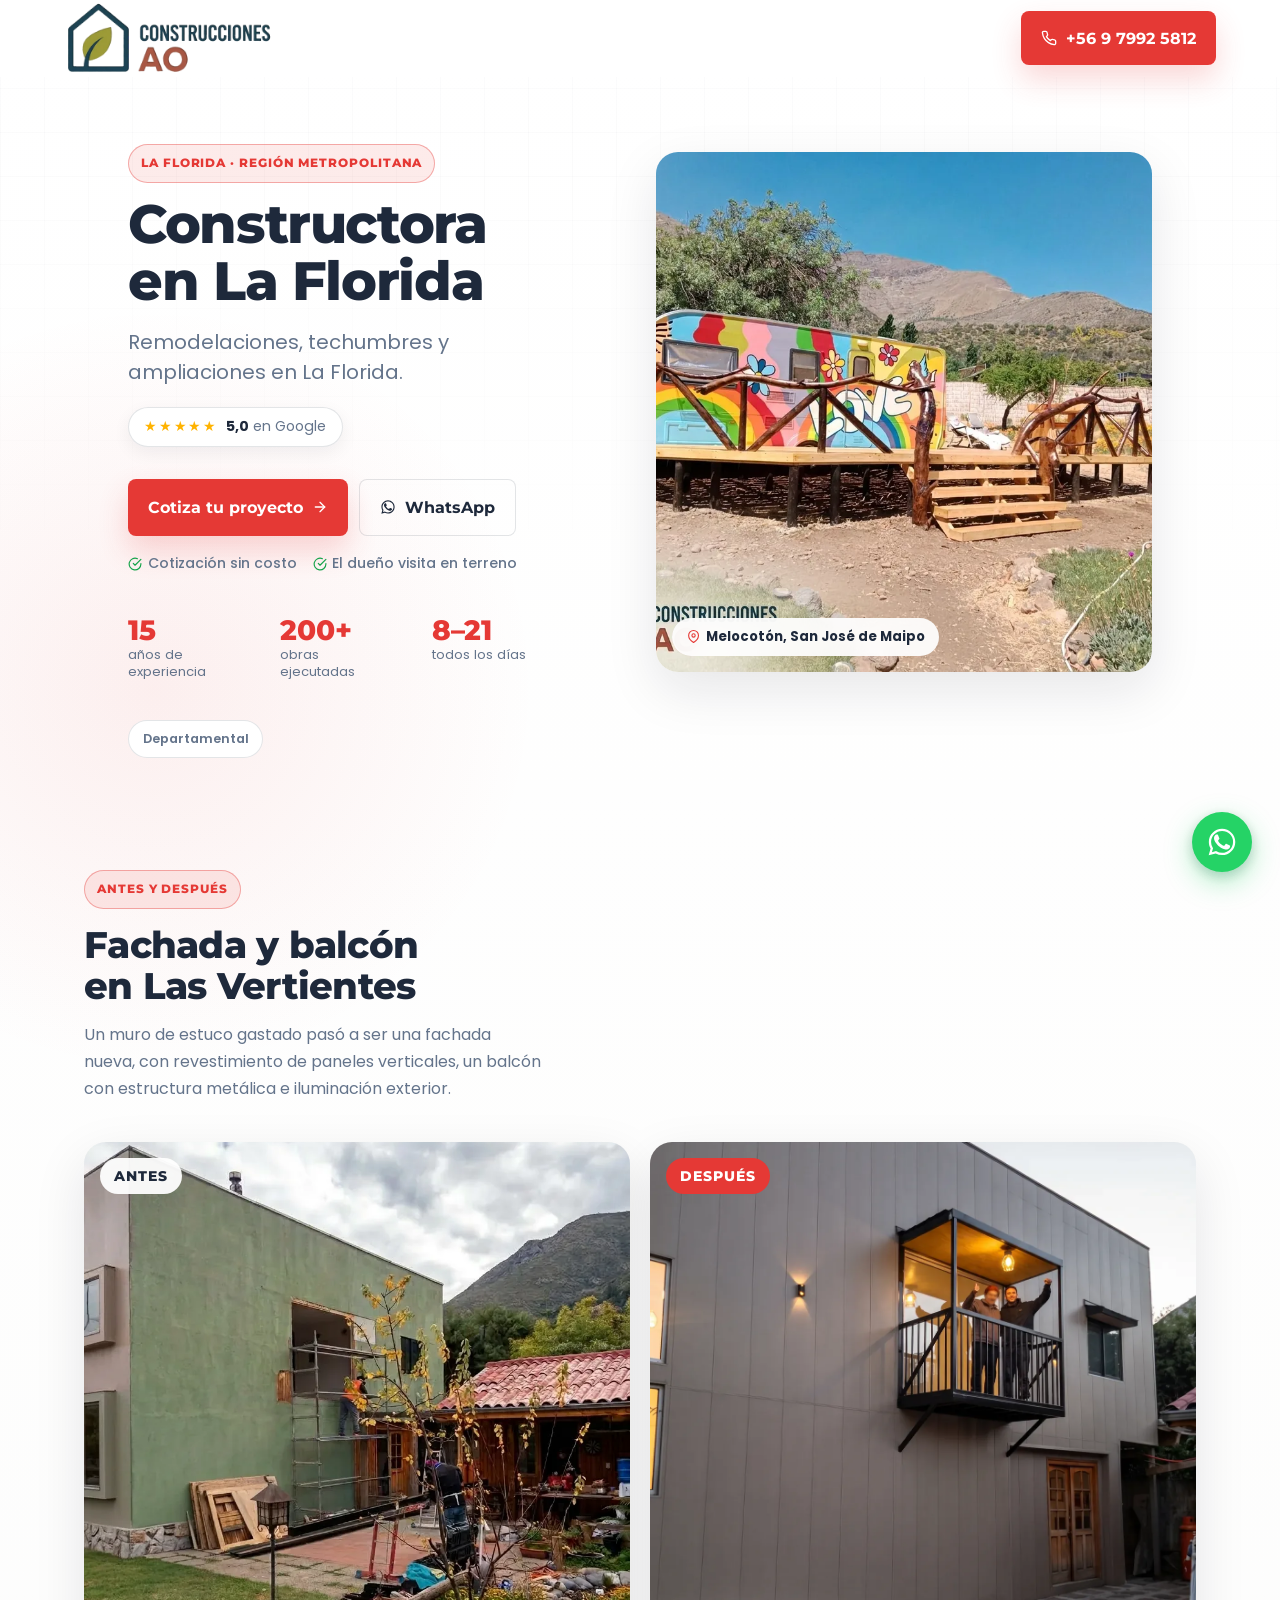
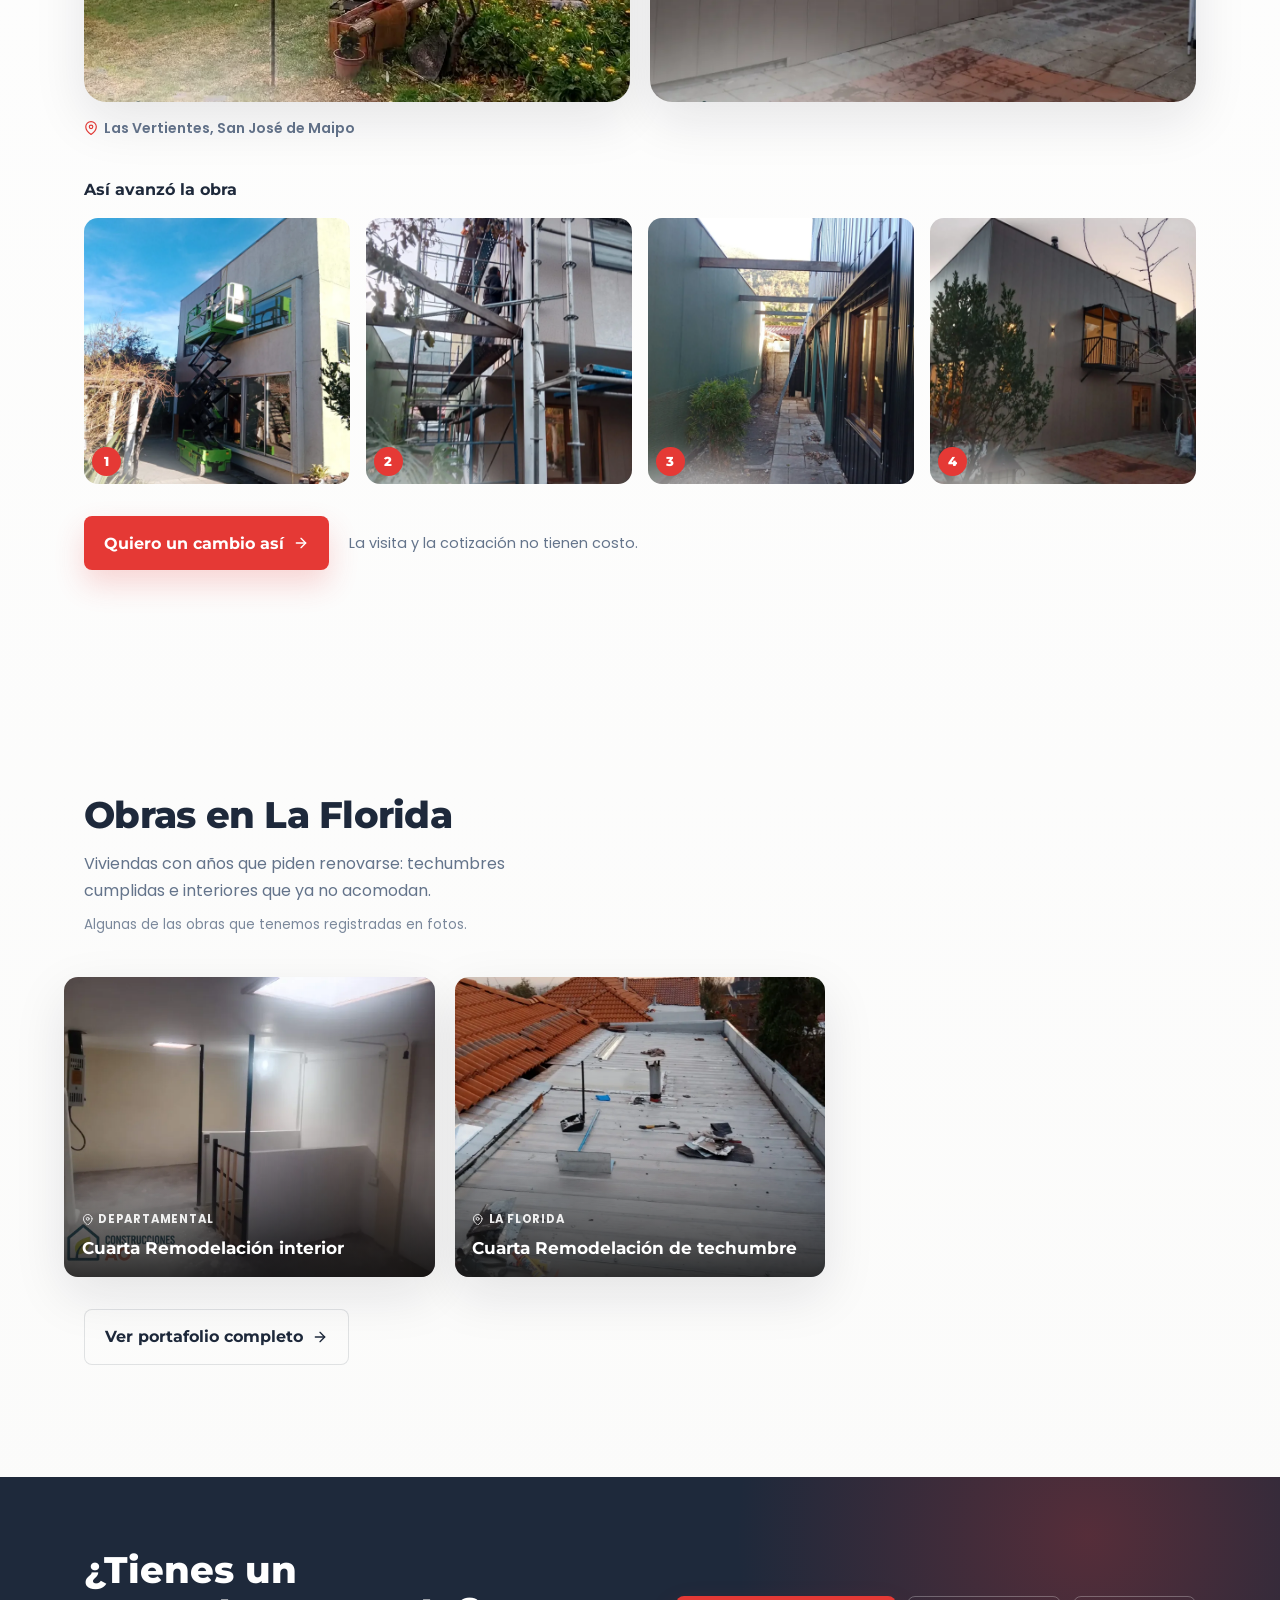
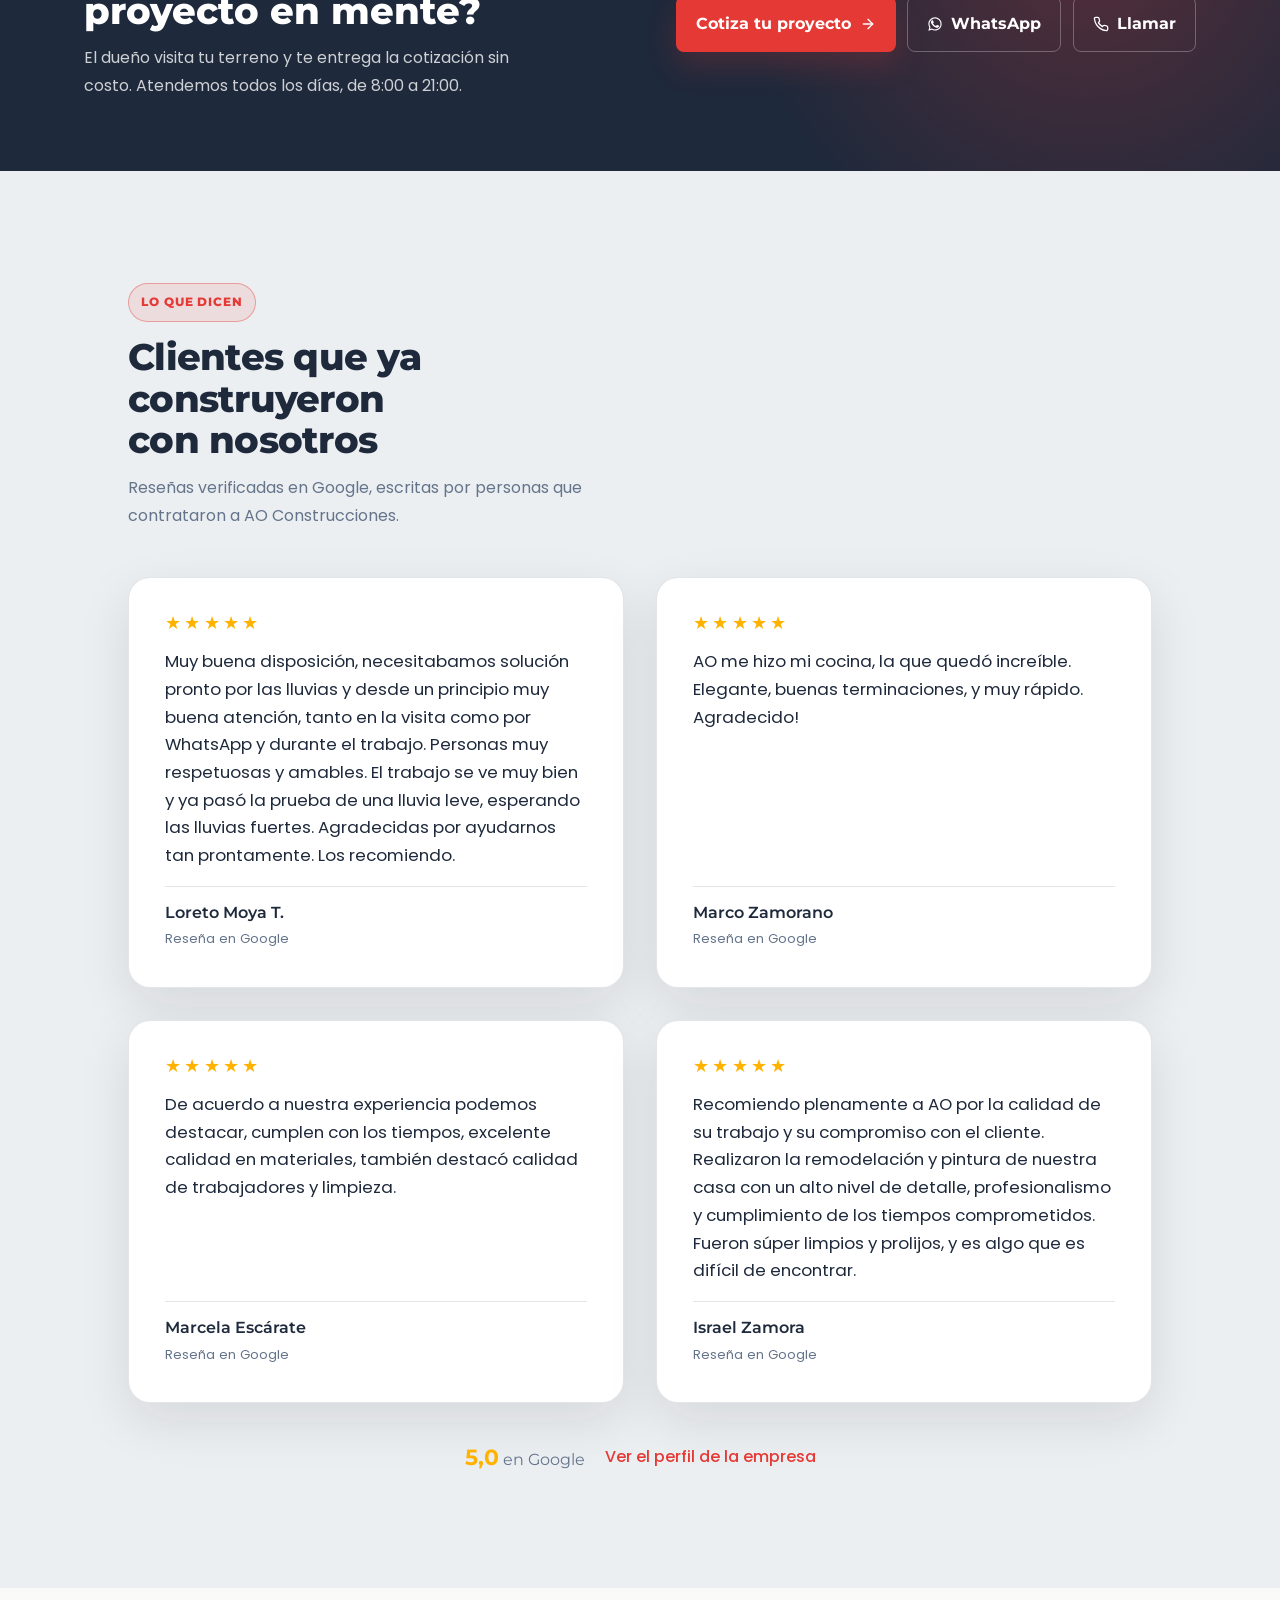
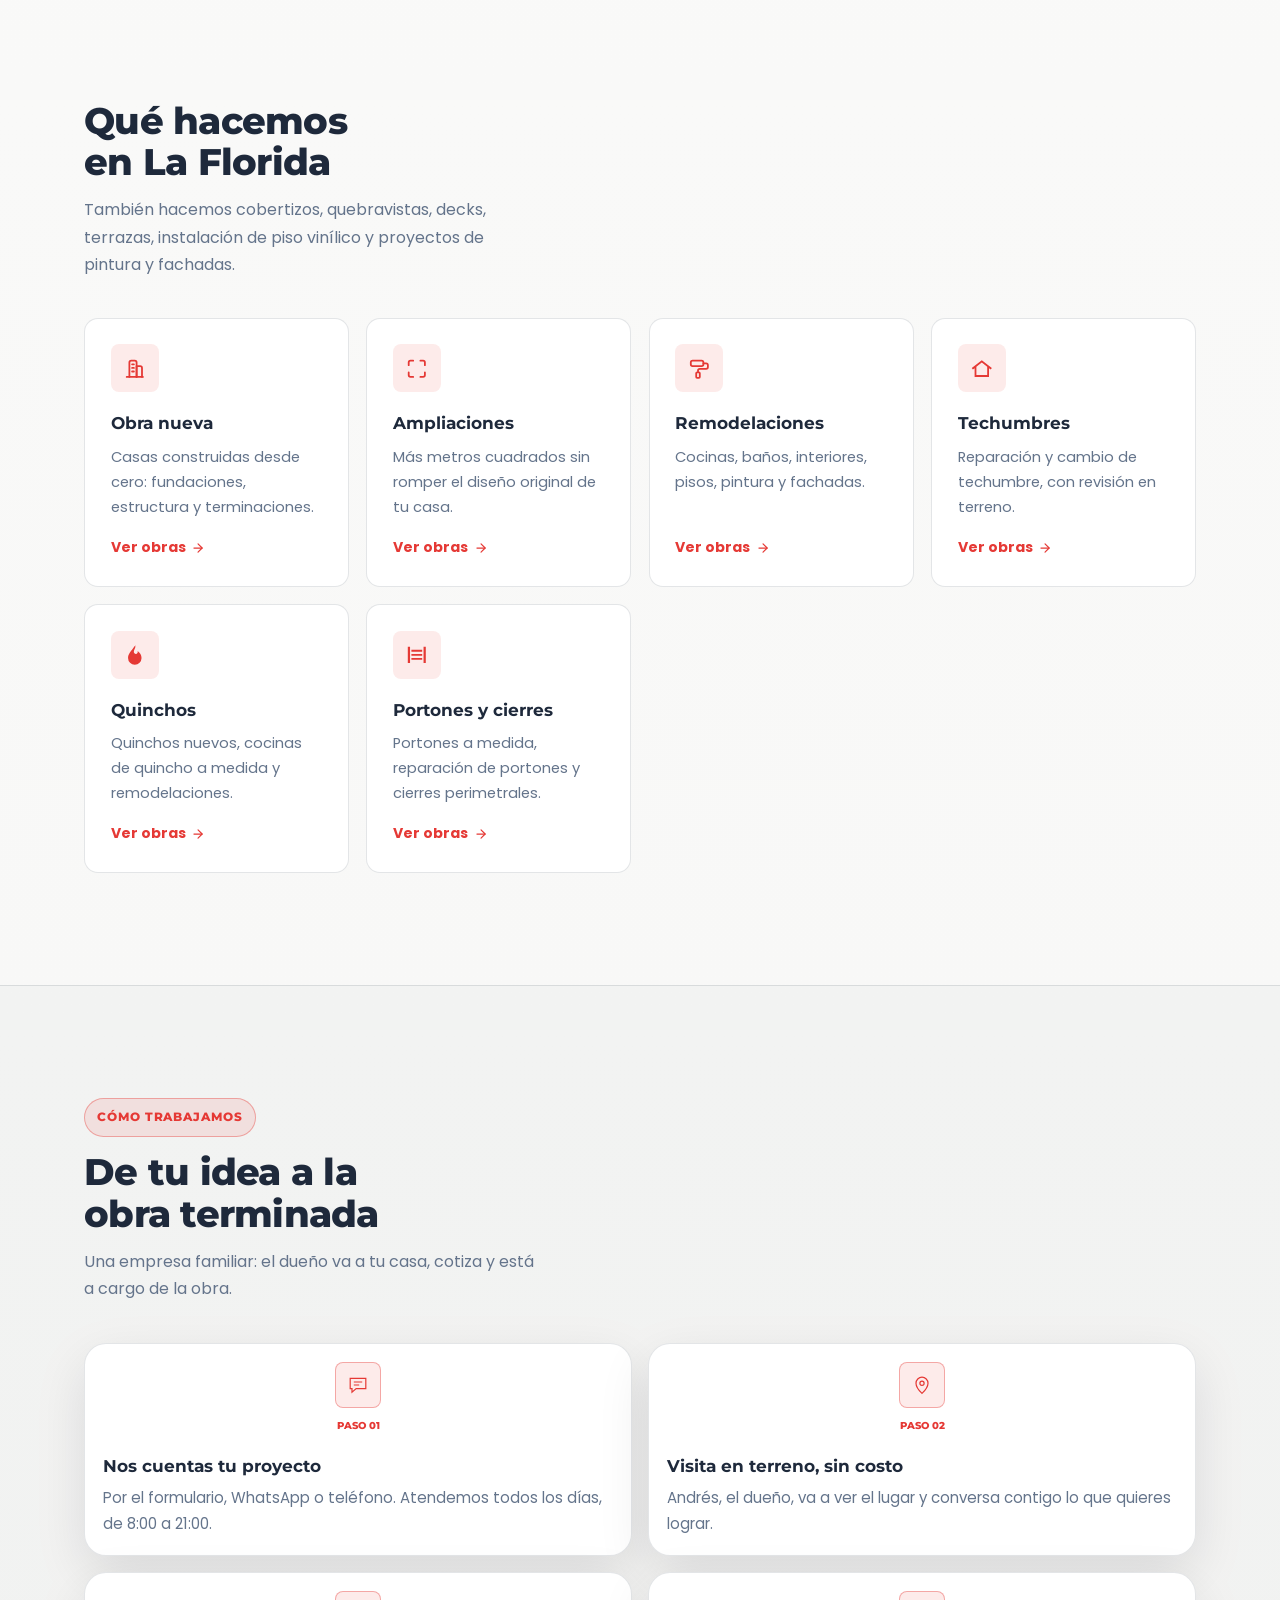
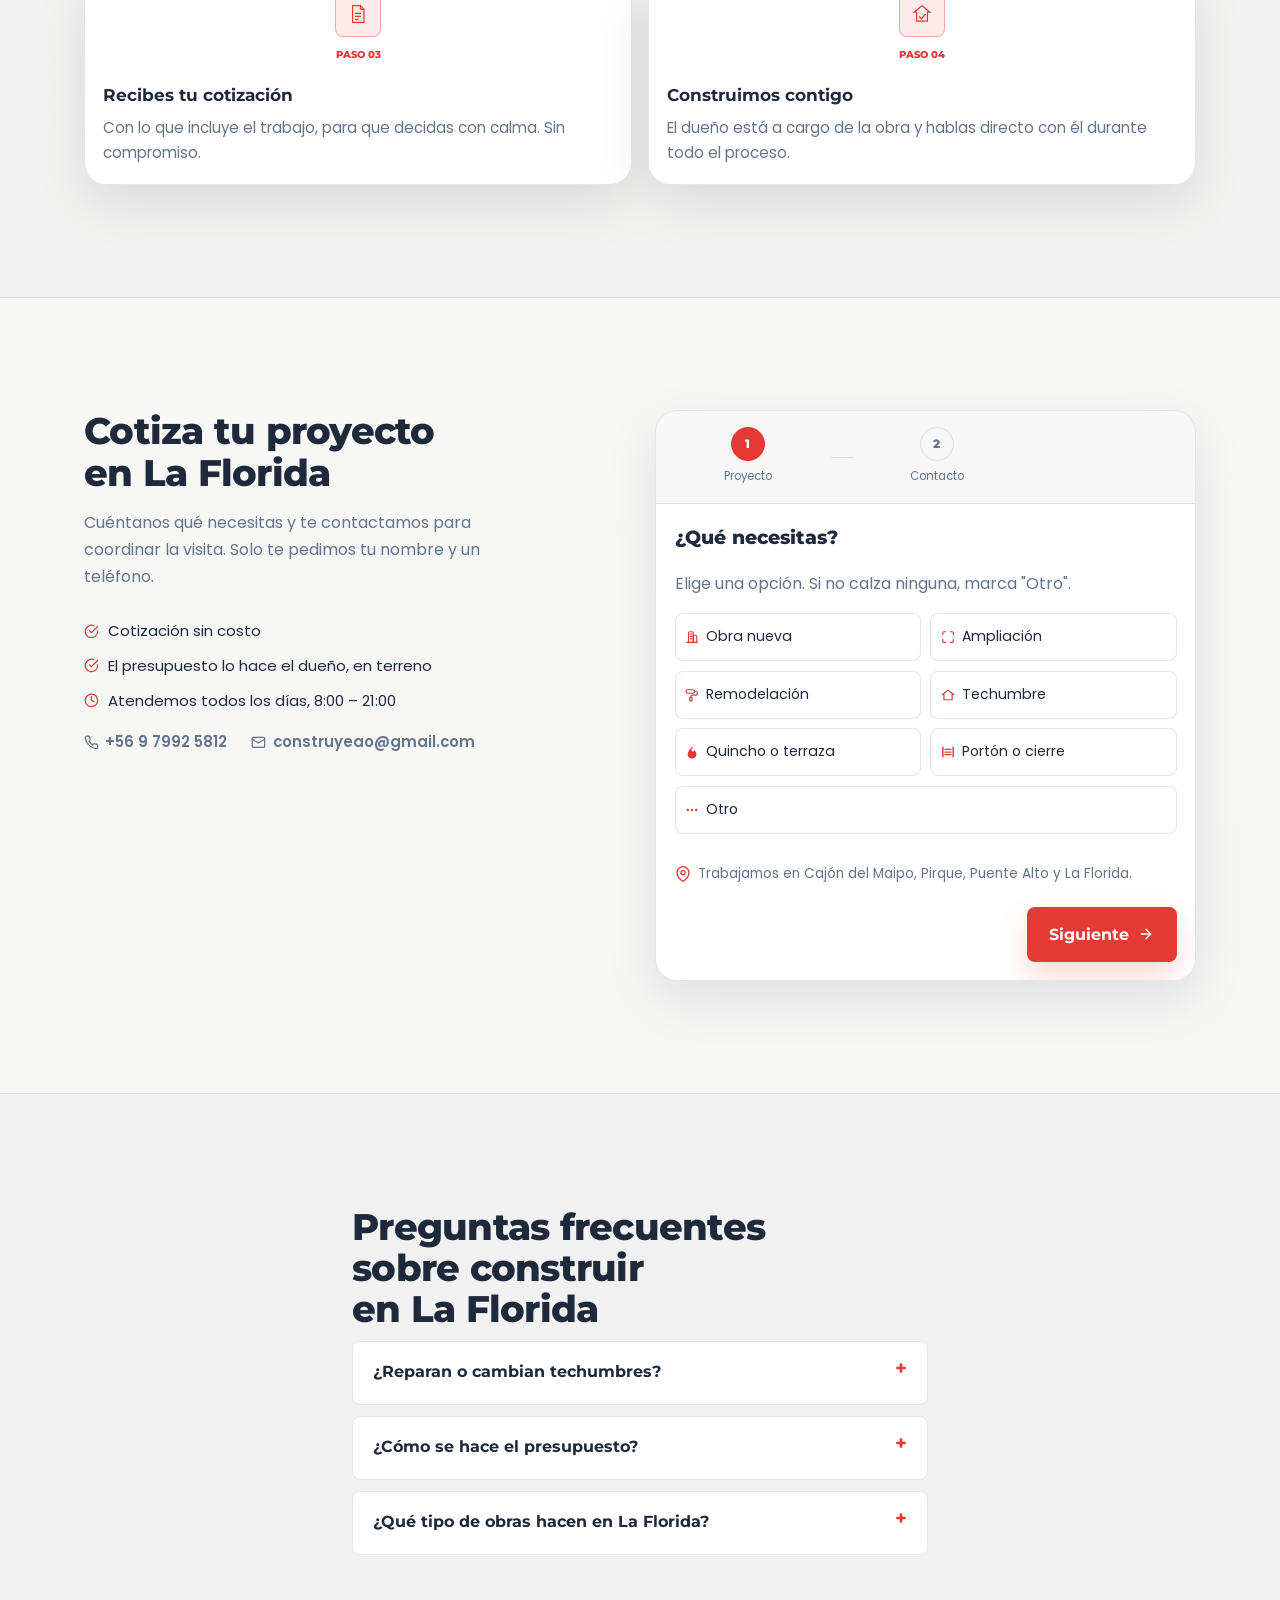
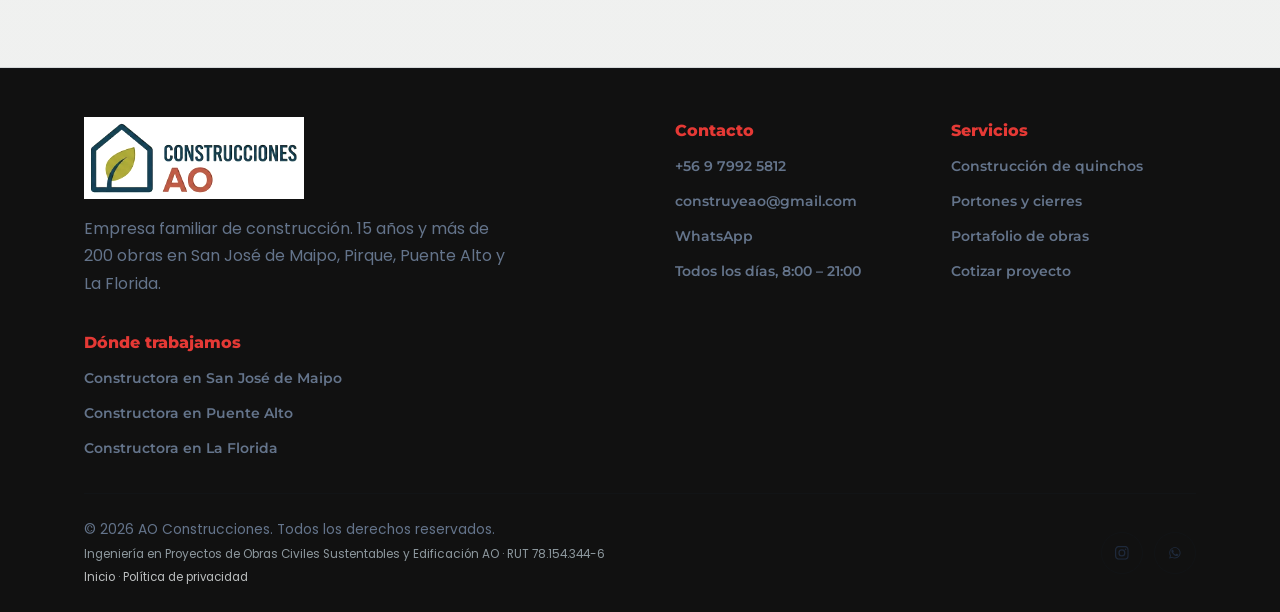
<file: constructora-la-florida.html>
<!DOCTYPE html>
<html lang="es">
<head>
  <meta charset="UTF-8">
  <meta name="viewport" content="width=device-width, initial-scale=1.0">
  <meta name="description" content="Constructora en La Florida. Ampliaciones, remodelaciones y construcción de casas desde cero. 15 años de experiencia y más de 200 obras ejecutadas. Cotización sin costo.">
  <title>Constructora en La Florida | AO Construcciones</title>
  <link rel="canonical" href="https://aoconstrucciones.cl/constructora-la-florida.html">
  <link rel="icon" href="favicon.ico" sizes="any">
  <link rel="icon" type="image/png" href="assets/img/favicon.png">

  <meta property="og:type" content="website">
  <meta property="og:title" content="Constructora en La Florida | AO Construcciones">
  <meta property="og:description" content="Remodelaciones, techumbres y ampliaciones en La Florida.">
  <meta property="og:url" content="https://aoconstrucciones.cl/constructora-la-florida.html">
  <meta property="og:image" content="https://aoconstrucciones.cl/assets/img/og-aoconstrucciones.jpg">
  <meta property="og:image:width" content="1200">
  <meta property="og:image:height" content="630">
  <meta property="og:site_name" content="AO Construcciones">
  <meta property="og:locale" content="es_CL">
  <meta name="twitter:card" content="summary_large_image">

  <link rel="preconnect" href="https://fonts.googleapis.com">
  <link rel="preconnect" href="https://fonts.gstatic.com" crossorigin>
  <link href="https://fonts.googleapis.com/css2?family=Montserrat:wght@400;500;600;700&family=Poppins:wght@300;400;500;600&display=swap" rel="stylesheet">
  <link rel="stylesheet" href="css/styles.css?v=92817e322e">

  <script src="js/tracking.js?v=31e23a3bcc"></script>

  <script type="application/ld+json">
{
  "@context": "https://schema.org",
  "@type": "GeneralContractor",
  "name": "AO Construcciones",
  "description": "Constructora en La Florida: ampliaciones, remodelaciones y construcción de casas desde cero.",
  "telephone": "+56979925812",
  "email": "construyeao@gmail.com",
  "url": "https://aoconstrucciones.cl/constructora-la-florida.html",
  "image": "https://aoconstrucciones.cl/assets/img/ao-construcciones-logo-portfolio-transparent.webp",
  "priceRange": "$$",
  "address": {
    "@type": "PostalAddress",
    "addressLocality": "San José de Maipo",
    "addressRegion": "Región Metropolitana",
    "postalCode": "9460000",
    "addressCountry": "CL"
  },
  "areaServed": [
    {
      "@type": "City",
      "name": "La Florida",
      "addressRegion": "Región Metropolitana",
      "addressCountry": "CL"
    }
  ],
  "sameAs": [
    "https://www.instagram.com/aoconstrucciones.cl/"
  ],
  "openingHoursSpecification": [
    {
      "@type": "OpeningHoursSpecification",
      "dayOfWeek": [
        "Monday",
        "Tuesday",
        "Wednesday",
        "Thursday",
        "Friday",
        "Saturday",
        "Sunday"
      ],
      "opens": "08:00",
      "closes": "21:00"
    }
  ]
}
  </script>
  <script type="application/ld+json">
{
  "@context": "https://schema.org",
  "@type": "FAQPage",
  "mainEntity": [
    {
      "@type": "Question",
      "name": "¿Reparan o cambian techumbres?",
      "acceptedAnswer": {
        "@type": "Answer",
        "text": "Sí. Vamos a ver el estado en terreno y te decimos si conviene intervenir solo el sector afectado o renovar la techumbre completa."
      }
    },
    {
      "@type": "Question",
      "name": "¿Cómo se hace el presupuesto?",
      "acceptedAnswer": {
        "@type": "Answer",
        "text": "Andrés, dueño de la empresa, va en persona a ver el proyecto. No damos precios por teléfono: cada obra depende de lo que haya en terreno. La visita no tiene costo."
      }
    },
    {
      "@type": "Question",
      "name": "¿Qué tipo de obras hacen en La Florida?",
      "acceptedAnswer": {
        "@type": "Answer",
        "text": "Remodelaciones interiores y exteriores, techumbres, piso vinílico, pintura de fachadas, portones y quebravistas, entre otros. Puedes ver las obras de la comuna en el portafolio."
      }
    }
  ]
}
  </script>
</head>
<body>
  <svg class="icon-sprite" aria-hidden="true" focusable="false"><defs>
    <symbol id="i-arrow-left" viewBox="0 0 24 24" fill="none" stroke="currentColor" stroke-width="2" stroke-linecap="round" stroke-linejoin="round"><path d="M19 12H5"/><path d="M12 19l-7-7 7-7"/></symbol>
    <symbol id="i-arrow-right" viewBox="0 0 24 24" fill="none" stroke="currentColor" stroke-width="2" stroke-linecap="round" stroke-linejoin="round"><path d="M5 12h14"/><path d="M12 5l7 7-7 7"/></symbol>
    <symbol id="i-building" viewBox="0 0 24 24" fill="none" stroke="currentColor" stroke-width="2" stroke-linecap="round" stroke-linejoin="round"><path d="M3 21h18"/><path d="M6 21V5a2 2 0 0 1 2-2h4a2 2 0 0 1 2 2v16"/><path d="M14 21V9h4a2 2 0 0 1 2 2v10"/><path d="M9 7h2"/><path d="M9 11h2"/><path d="M9 15h2"/></symbol>
    <symbol id="i-circle-check" viewBox="0 0 24 24" fill="none" stroke="currentColor" stroke-width="2" stroke-linecap="round" stroke-linejoin="round"><path d="M22 11.08V12a10 10 0 1 1-5.93-9.14"/><path d="M22 4L12 14.01l-3-3"/></symbol>
    <symbol id="i-clock" viewBox="0 0 24 24" fill="none" stroke="currentColor" stroke-width="2" stroke-linecap="round" stroke-linejoin="round"><circle cx="12" cy="12" r="10"/><path d="M12 6v6l4 2"/></symbol>
    <symbol id="i-ellipsis" viewBox="0 0 24 24" fill="none" stroke="currentColor" stroke-width="2" stroke-linecap="round" stroke-linejoin="round"><circle cx="5" cy="12" r="1"/><circle cx="12" cy="12" r="1"/><circle cx="19" cy="12" r="1"/></symbol>
    <symbol id="i-envelope" viewBox="0 0 24 24" fill="none" stroke="currentColor" stroke-width="2" stroke-linecap="round" stroke-linejoin="round"><rect x="2" y="4" width="20" height="16" rx="2"/><path d="M22 7l-10 6L2 7"/></symbol>
    <symbol id="i-expand" viewBox="0 0 24 24" fill="none" stroke="currentColor" stroke-width="2" stroke-linecap="round" stroke-linejoin="round"><path d="M8 3H5a2 2 0 0 0-2 2v3"/><path d="M21 8V5a2 2 0 0 0-2-2h-3"/><path d="M3 16v3a2 2 0 0 0 2 2h3"/><path d="M16 21h3a2 2 0 0 0 2-2v-3"/></symbol>
    <symbol id="i-fire" viewBox="0 0 24 24" fill="currentColor"><path d="M12.6 1.5c.6 3.2-1.7 4.8-1.7 7.2 0 1.4 1 2.4 2.3 2.4 1.5 0 2.4-1.2 2-3.2 2.6 1.9 4.3 4.7 4.3 7.7A7.5 7.5 0 0 1 4.5 15.6c0-4.5 3.4-7.6 8.1-14.1z"/></symbol>
    <symbol id="i-gate" viewBox="0 0 24 24" fill="currentColor"><path d="M2 3h2.5v18H2zm17.5 0H22v18h-2.5zM6 6.5h12v2H6zm0 4.5h12v2H6zm0 4.5h12v2H6z"/></symbol>
    <symbol id="i-instagram" viewBox="0 0 24 24" fill="currentColor"><path d="M12 2.16c3.2 0 3.58.01 4.85.07 1.17.05 1.8.25 2.23.41.56.22.96.48 1.38.9.42.42.68.82.9 1.38.16.42.36 1.06.41 2.23.06 1.27.07 1.65.07 4.85s-.01 3.58-.07 4.85c-.05 1.17-.25 1.8-.41 2.23-.22.56-.48.96-.9 1.38-.42.42-.82.68-1.38.9-.42.16-1.06.36-2.23.41-1.27.06-1.65.07-4.85.07s-3.58-.01-4.85-.07c-1.17-.05-1.8-.25-2.23-.41-.56-.22-.96-.48-1.38-.9-.42-.42-.68-.82-.9-1.38-.16-.42-.36-1.06-.41-2.23-.06-1.27-.07-1.65-.07-4.85s.01-3.58.07-4.85c.05-1.17.25-1.8.41-2.23.22-.56.48-.96.9-1.38.42-.42.82-.68 1.38-.9.42-.16 1.06-.36 2.23-.41 1.27-.06 1.65-.07 4.85-.07M12 0C8.74 0 8.33.01 7.05.07 5.78.13 4.9.33 4.14.63a5.9 5.9 0 0 0-2.13 1.38A5.9 5.9 0 0 0 .63 4.14c-.3.76-.5 1.64-.56 2.91C.01 8.33 0 8.74 0 12s.01 3.67.07 4.95c.06 1.27.26 2.15.56 2.91a5.9 5.9 0 0 0 1.38 2.13 5.9 5.9 0 0 0 2.13 1.38c.76.3 1.64.5 2.91.56C8.33 23.99 8.74 24 12 24s3.67-.01 4.95-.07c1.27-.06 2.15-.26 2.91-.56a5.9 5.9 0 0 0 2.13-1.38 5.9 5.9 0 0 0 1.38-2.13c.3-.76.5-1.64.56-2.91.06-1.28.07-1.69.07-4.95s-.01-3.67-.07-4.95c-.06-1.27-.26-2.15-.56-2.91a5.9 5.9 0 0 0-1.38-2.13A5.9 5.9 0 0 0 19.86.63c-.76-.3-1.64-.5-2.91-.56C15.67.01 15.26 0 12 0z"/><path d="M12 5.84A6.16 6.16 0 1 0 18.16 12 6.16 6.16 0 0 0 12 5.84zM12 16a4 4 0 1 1 4-4 4 4 0 0 1-4 4z"/><circle cx="18.41" cy="5.59" r="1.44"/></symbol>
    <symbol id="i-location-dot" viewBox="0 0 24 24" fill="none" stroke="currentColor" stroke-width="2" stroke-linecap="round" stroke-linejoin="round"><path d="M21 10c0 7-9 13-9 13s-9-6-9-13a9 9 0 0 1 18 0z"/><circle cx="12" cy="10" r="3"/></symbol>
    <symbol id="i-paint-roller" viewBox="0 0 24 24" fill="none" stroke="currentColor" stroke-width="2" stroke-linecap="round" stroke-linejoin="round"><rect x="2" y="3" width="14" height="6" rx="2"/><path d="M16 6h3a2 2 0 0 1 2 2v2a2 2 0 0 1-2 2h-7a2 2 0 0 0-2 2v1"/><rect x="8" y="16" width="4" height="6" rx="1"/></symbol>
    <symbol id="i-paper-plane" viewBox="0 0 24 24" fill="none" stroke="currentColor" stroke-width="2" stroke-linecap="round" stroke-linejoin="round"><path d="M22 2L11 13"/><path d="M22 2l-7 20-4-9-9-4 20-7z"/></symbol>
    <symbol id="i-phone" viewBox="0 0 24 24" fill="none" stroke="currentColor" stroke-width="2" stroke-linecap="round" stroke-linejoin="round"><path d="M22 16.92v3a2 2 0 0 1-2.18 2 19.79 19.79 0 0 1-8.63-3.07 19.5 19.5 0 0 1-6-6A19.79 19.79 0 0 1 2.12 4.2 2 2 0 0 1 4.11 2h3a2 2 0 0 1 2 1.72c.13.96.35 1.9.66 2.81a2 2 0 0 1-.45 2.11L8.09 9.91a16 16 0 0 0 6 6l1.27-1.23a2 2 0 0 1 2.11-.45c.91.31 1.85.53 2.81.66A2 2 0 0 1 22 16.92z"/></symbol>
    <symbol id="i-roof" viewBox="0 0 24 24" fill="currentColor"><path d="M12 2.5 0.8 11.2l1.3 1.6L4 11.3V21h16v-9.7l1.9 1.5 1.3-1.6zM18 19H6v-9.2l6-4.7 6 4.7z"/></symbol>
    <symbol id="i-shield-halved" viewBox="0 0 24 24" fill="none" stroke="currentColor" stroke-width="2" stroke-linecap="round" stroke-linejoin="round"><path d="M12 22s8-4 8-10V5l-8-3-8 3v7c0 6 8 10 8 10z"/><path d="M12 2v20"/></symbol>
    <symbol id="i-whatsapp" viewBox="0 0 24 24" fill="currentColor"><path d="M17.47 14.38c-.3-.15-1.76-.87-2.03-.97-.27-.1-.47-.15-.67.15-.2.3-.77.96-.94 1.16-.17.2-.35.22-.65.07-.3-.15-1.25-.46-2.39-1.47-.88-.79-1.48-1.76-1.65-2.06-.17-.3-.02-.46.13-.61.13-.13.3-.35.45-.52.15-.17.2-.3.3-.5.1-.2.05-.37-.02-.52-.08-.15-.67-1.61-.92-2.21-.24-.58-.49-.5-.67-.51h-.57c-.2 0-.52.07-.79.37-.27.3-1.04 1.02-1.04 2.48s1.06 2.88 1.21 3.08c.15.2 2.1 3.2 5.08 4.49.71.3 1.26.49 1.69.63.71.22 1.36.19 1.87.12.57-.09 1.76-.72 2.01-1.41.25-.7.25-1.29.17-1.42-.07-.13-.27-.2-.57-.35z"/><path d="M12.04 2C6.58 2 2.13 6.45 2.13 11.91c0 1.75.46 3.45 1.32 4.95L2 22l5.25-1.38a9.86 9.86 0 0 0 4.79 1.22h.01c5.46 0 9.91-4.45 9.91-9.91S17.5 2 12.04 2zm0 18.15h-.01a8.2 8.2 0 0 1-4.18-1.15l-.3-.18-3.11.82.83-3.04-.2-.31a8.19 8.19 0 0 1-1.26-4.38c0-4.54 3.7-8.23 8.24-8.23 2.2 0 4.27.86 5.82 2.41a8.18 8.18 0 0 1 2.41 5.83c0 4.54-3.69 8.23-8.24 8.23z"/></symbol>
  </defs></svg>

  <header class="navbar" id="navbar" role="banner">
    <div class="navbar__inner">
      <a href="index.html" class="navbar__logo" aria-label="Ir al inicio de AO Construcciones">
        <img src="assets/img/ao-construcciones-logo-portfolio-transparent.webp" alt="AO Construcciones" width="512" height="186">
      </a>
      <a href="tel:+56979925812" class="navbar__cta" id="landing-phone">
        <svg class="icon" aria-hidden="true" focusable="false"><use href="#i-phone"></use></svg>
        <span class="navbar__cta-long">+56 9 7992 5812</span><span class="navbar__cta-short">Llamar</span>
      </a>
    </div>
  </header>

  <main>
    <section class="local-hero">
      <div class="container local-hero__grid">
        <div class="local-hero__text">
          <p class="section-tag">La Florida · Región Metropolitana</p>
          <h1>Constructora en La Florida</h1>
          <p class="local-hero__intro">Remodelaciones, techumbres y ampliaciones en La Florida.</p>
          <a class="local-hero__rating" href="#resenas">
            <span class="local-hero__stars" role="img" aria-label="Calificación 5 de 5 estrellas">&#9733;&#9733;&#9733;&#9733;&#9733;</span>
            <span><strong>5,0</strong> en Google</span>
          </a>
          <div class="local-hero__actions">
            <a href="#cotizar" class="btn-primary">Cotiza tu proyecto <svg class="icon" aria-hidden="true" focusable="false"><use href="#i-arrow-right"></use></svg></a>
            <a href="https://wa.me/56979925812?text=Hola%2C%20vi%20su%20sitio%20web%20y%20quiero%20cotizar%20un%20proyecto" target="_blank" rel="noopener noreferrer" class="btn-secondary"><svg class="icon" aria-hidden="true" focusable="false"><use href="#i-whatsapp"></use></svg> WhatsApp</a>
          </div>
          <p class="local-hero__assure"><span><svg class="icon" aria-hidden="true" focusable="false"><use href="#i-circle-check"></use></svg> Cotización sin costo</span><span><svg class="icon" aria-hidden="true" focusable="false"><use href="#i-circle-check"></use></svg> El dueño visita en terreno</span></p>
          <ul class="local-hero__trust">
            <li><strong>15</strong><span>años de experiencia</span></li>
            <li><strong>200+</strong><span>obras ejecutadas</span></li>
            <li><strong>8–21</strong><span>todos los días</span></li>
          </ul>
        </div>

        <figure class="local-hero__media">
          <img src="Portafolio%20AOconstrucciones/Construccion%20Deck%20Resultado%20final.webp?v=3" alt="Construcción Deck, obra de AO Construcciones en Melocotón, San José de Maipo" width="1080" height="810" loading="eager" fetchpriority="high">
          <figcaption><svg class="icon" aria-hidden="true" focusable="false"><use href="#i-location-dot"></use></svg> Melocotón, San José de Maipo</figcaption>
        </figure>
      </div>
      <div class="container"><ul class="local-sectors" aria-label="Sectores donde hemos trabajado"><li>Departamental</li></ul></div>
    </section>

    <section class="local-section local-ba-section">
      <div class="container">
        <div class="local-section__head">
          <p class="section-tag">Antes y después</p>
          <h2>Fachada y balcón en Las Vertientes</h2>
          <p class="local-section__lead">Un muro de estuco gastado pasó a ser una fachada nueva, con revestimiento de paneles verticales, un balcón con estructura metálica e iluminación exterior.</p>
        </div>
        <div class="local-ba">
          <figure class="local-ba__item">
            <img src="Portafolio%20AOconstrucciones/Remodelaci%C3%B3n%20de%20fachada%20y%20balc%C3%B3n.webp?v=3" alt="Antes de la obra en Las Vertientes, San José de Maipo" loading="lazy" width="900" height="1200">
            <figcaption class="local-ba__label">Antes</figcaption>
          </figure>
          <figure class="local-ba__item">
            <img src="Portafolio%20AOconstrucciones/Remodelaci%C3%B3n%20de%20fachada%20y%20balc%C3%B3n%20Resultado%20final.webp?v=3" alt="Después: Remodelación de fachada y balcón terminada por AO Construcciones en Las Vertientes, San José de Maipo" loading="lazy" width="900" height="1200">
            <figcaption class="local-ba__label local-ba__label--after">Después</figcaption>
          </figure>
        </div>
        <p class="local-ba__place"><svg class="icon" aria-hidden="true" focusable="false"><use href="#i-location-dot"></use></svg> Las Vertientes, San José de Maipo</p>
        <p class="local-steps__title">Así avanzó la obra</p>
        <div class="local-steps" role="list" aria-label="Fotos del proceso">
          <figure class="local-steps__item" role="listitem">
            <img src="Portafolio%20AOconstrucciones/Remodelaci%C3%B3n%20de%20fachada%20y%20balc%C3%B3n%203.webp?v=3" alt="Proceso de la obra en Las Vertientes, San José de Maipo, foto 1" loading="lazy" width="600" height="600">
            <figcaption>1</figcaption>
          </figure>
          <figure class="local-steps__item" role="listitem">
            <img src="Portafolio%20AOconstrucciones/Remodelaci%C3%B3n%20de%20fachada%20y%20balc%C3%B3n%204.webp?v=3" alt="Proceso de la obra en Las Vertientes, San José de Maipo, foto 2" loading="lazy" width="600" height="600">
            <figcaption>2</figcaption>
          </figure>
          <figure class="local-steps__item" role="listitem">
            <img src="Portafolio%20AOconstrucciones/Remodelaci%C3%B3n%20de%20fachada%20y%20balc%C3%B3n%205.webp?v=3" alt="Proceso de la obra en Las Vertientes, San José de Maipo, foto 3" loading="lazy" width="600" height="600">
            <figcaption>3</figcaption>
          </figure>
          <figure class="local-steps__item" role="listitem">
            <img src="Portafolio%20AOconstrucciones/Remodelaci%C3%B3n%20de%20fachada%20y%20balc%C3%B3n%206.webp?v=3" alt="Proceso de la obra en Las Vertientes, San José de Maipo, foto 4" loading="lazy" width="600" height="600">
            <figcaption>4</figcaption>
          </figure>
        </div>
        <div class="local-ba__cta">
          <a href="#cotizar" class="btn-primary">Quiero un cambio así <svg class="icon" aria-hidden="true" focusable="false"><use href="#i-arrow-right"></use></svg></a>
          <span>La visita y la cotización no tienen costo.</span>
        </div>
      </div>
    </section>

    <section class="local-section">
      <div class="container local-section__head">
        <h2>Obras en La Florida</h2>
        <p class="local-section__lead">Viviendas con años que piden renovarse: techumbres cumplidas e interiores que ya no acomodan.</p>
        <p class="local-section__note">Algunas de las obras que tenemos registradas en fotos.</p>
      </div>
      <div class="local-works-wrap">
        <div class="local-works" role="list" aria-label="Obras en La Florida">
          <article class="local-work" role="listitem">
            <img src="Portafolio%20AOconstrucciones/4ta%20remodelacion%20interior%20Resultado%20final.webp?v=3" alt="Cuarta Remodelación interior, obra de AO Construcciones en Departamental, La Florida" loading="lazy" width="1080" height="810">
            <figcaption class="local-work__caption">
              <span class="local-work__place"><svg class="icon" aria-hidden="true" focusable="false"><use href="#i-location-dot"></use></svg> Departamental</span>
              <h3>Cuarta Remodelación interior</h3>
            </figcaption>
          </article>
          <article class="local-work" role="listitem">
            <img src="Portafolio%20AOconstrucciones/4ta%20Remodelaci%C3%B3n%20de%20techumbre%20resultado%20final.webp?v=3" alt="Cuarta Remodelación de techumbre, obra de AO Construcciones en La Florida, La Florida" loading="lazy" width="1080" height="810">
            <figcaption class="local-work__caption">
              <span class="local-work__place"><svg class="icon" aria-hidden="true" focusable="false"><use href="#i-location-dot"></use></svg> La Florida</span>
              <h3>Cuarta Remodelación de techumbre</h3>
            </figcaption>
          </article>
        </div>
      </div>
      <div class="container local-section__more">
        <a href="portafolio.html" class="btn-secondary">Ver portafolio completo <svg class="icon" aria-hidden="true" focusable="false"><use href="#i-arrow-right"></use></svg></a>
      </div>
    </section>

    <section class="local-cta">
      <div class="container local-cta__inner">
        <div>
          <h2>¿Tienes un proyecto en mente?</h2>
          <p>El dueño visita tu terreno y te entrega la cotización sin costo. Atendemos todos los días, de 8:00 a 21:00.</p>
        </div>
        <div class="local-cta__actions">
          <a href="#cotizar" class="btn-primary">Cotiza tu proyecto <svg class="icon" aria-hidden="true" focusable="false"><use href="#i-arrow-right"></use></svg></a>
          <a href="https://wa.me/56979925812?text=Hola%2C%20vi%20su%20sitio%20web%20y%20quiero%20cotizar%20un%20proyecto" target="_blank" rel="noopener noreferrer" class="local-cta__btn"><svg class="icon" aria-hidden="true" focusable="false"><use href="#i-whatsapp"></use></svg> WhatsApp</a>
          <a href="tel:+56979925812" class="local-cta__btn"><svg class="icon" aria-hidden="true" focusable="false"><use href="#i-phone"></use></svg> Llamar</a>
        </div>
      </div>
    </section>

    <section class="reviews" id="resenas">
      <div class="container">
        <div class="local-section__head">
          <p class="section-tag">Lo que dicen</p>
          <h2>Clientes que ya construyeron con nosotros</h2>
          <p class="local-section__lead">Reseñas verificadas en Google, escritas por personas que contrataron a AO Construcciones.</p>
        </div>
        <div class="reviews__grid">
        <article class="review-card">
          <div class="review-card__stars" role="img" aria-label="5 de 5 estrellas">&#9733;&#9733;&#9733;&#9733;&#9733;</div>
          <blockquote class="review-card__text">Muy buena disposición, necesitabamos solución pronto por las lluvias y desde un principio muy buena atención, tanto en la visita como por WhatsApp y durante el trabajo. Personas muy respetuosas y amables. El trabajo se ve muy bien y ya pasó la prueba de una lluvia leve, esperando las lluvias fuertes. Agradecidas por ayudarnos tan prontamente. Los recomiendo.</blockquote>
          <div class="review-card__author">
            <span class="review-card__name">Loreto Moya T.</span>
            <span class="review-card__source">Reseña en Google</span>
          </div>
        </article>
        <article class="review-card">
          <div class="review-card__stars" role="img" aria-label="5 de 5 estrellas">&#9733;&#9733;&#9733;&#9733;&#9733;</div>
          <blockquote class="review-card__text">AO me hizo mi cocina, la que quedó increíble. Elegante, buenas terminaciones, y muy rápido. Agradecido!</blockquote>
          <div class="review-card__author">
            <span class="review-card__name">Marco Zamorano</span>
            <span class="review-card__source">Reseña en Google</span>
          </div>
        </article>
        <article class="review-card">
          <div class="review-card__stars" role="img" aria-label="5 de 5 estrellas">&#9733;&#9733;&#9733;&#9733;&#9733;</div>
          <blockquote class="review-card__text">De acuerdo a nuestra experiencia podemos destacar, cumplen con los tiempos, excelente calidad en materiales, también destacó calidad de trabajadores y limpieza.</blockquote>
          <div class="review-card__author">
            <span class="review-card__name">Marcela Escárate</span>
            <span class="review-card__source">Reseña en Google</span>
          </div>
        </article>
        <article class="review-card">
          <div class="review-card__stars" role="img" aria-label="5 de 5 estrellas">&#9733;&#9733;&#9733;&#9733;&#9733;</div>
          <blockquote class="review-card__text">Recomiendo plenamente a AO por la calidad de su trabajo y su compromiso con el cliente. Realizaron la remodelación y pintura de nuestra casa con un alto nivel de detalle, profesionalismo y cumplimiento de los tiempos comprometidos. Fueron súper limpios y prolijos, y es algo que es difícil de encontrar.</blockquote>
          <div class="review-card__author">
            <span class="review-card__name">Israel Zamora</span>
            <span class="review-card__source">Reseña en Google</span>
          </div>
        </article>
        </div>
        <div class="reviews__footer">
          <span class="reviews__score"><strong>5,0</strong> en Google</span>
          <a class="reviews__link" href="https://share.google/K1ZzYydFXDxCS9WZD" target="_blank" rel="noopener noreferrer">Ver el perfil de la empresa</a>
        </div>
      </div>
    </section>

    <section class="local-section">
      <div class="container">
        <h2>Qué hacemos en La Florida</h2>
        <p class="local-section__lead">También hacemos cobertizos, quebravistas, decks, terrazas, instalación de piso vinílico y proyectos de pintura y fachadas.</p>
        <div class="local-services">
          <article class="local-service">
            <span class="local-service__icon"><svg class="icon" aria-hidden="true" focusable="false"><use href="#i-building"></use></svg></span>
            <h3>Obra nueva</h3>
            <p>Casas construidas desde cero: fundaciones, estructura y terminaciones.</p>
            <a class="local-service__link" href="portafolio.html">Ver obras <svg class="icon" aria-hidden="true" focusable="false"><use href="#i-arrow-right"></use></svg></a>
          </article>
          <article class="local-service">
            <span class="local-service__icon"><svg class="icon" aria-hidden="true" focusable="false"><use href="#i-expand"></use></svg></span>
            <h3>Ampliaciones</h3>
            <p>Más metros cuadrados sin romper el diseño original de tu casa.</p>
            <a class="local-service__link" href="portafolio.html">Ver obras <svg class="icon" aria-hidden="true" focusable="false"><use href="#i-arrow-right"></use></svg></a>
          </article>
          <article class="local-service">
            <span class="local-service__icon"><svg class="icon" aria-hidden="true" focusable="false"><use href="#i-paint-roller"></use></svg></span>
            <h3>Remodelaciones</h3>
            <p>Cocinas, baños, interiores, pisos, pintura y fachadas.</p>
            <a class="local-service__link" href="portafolio.html">Ver obras <svg class="icon" aria-hidden="true" focusable="false"><use href="#i-arrow-right"></use></svg></a>
          </article>
          <article class="local-service">
            <span class="local-service__icon"><svg class="icon" aria-hidden="true" focusable="false"><use href="#i-roof"></use></svg></span>
            <h3>Techumbres</h3>
            <p>Reparación y cambio de techumbre, con revisión en terreno.</p>
            <a class="local-service__link" href="portafolio.html">Ver obras <svg class="icon" aria-hidden="true" focusable="false"><use href="#i-arrow-right"></use></svg></a>
          </article>
          <article class="local-service">
            <span class="local-service__icon"><svg class="icon" aria-hidden="true" focusable="false"><use href="#i-fire"></use></svg></span>
            <h3>Quinchos</h3>
            <p>Quinchos nuevos, cocinas de quincho a medida y remodelaciones.</p>
            <a class="local-service__link" href="construccion-de-quinchos.html">Ver obras <svg class="icon" aria-hidden="true" focusable="false"><use href="#i-arrow-right"></use></svg></a>
          </article>
          <article class="local-service">
            <span class="local-service__icon"><svg class="icon" aria-hidden="true" focusable="false"><use href="#i-gate"></use></svg></span>
            <h3>Portones y cierres</h3>
            <p>Portones a medida, reparación de portones y cierres perimetrales.</p>
            <a class="local-service__link" href="fabricacion-de-portones.html">Ver obras <svg class="icon" aria-hidden="true" focusable="false"><use href="#i-arrow-right"></use></svg></a>
          </article>
        </div>
      </div>
    </section>

    <section class="local-section local-section--alt">
      <div class="container">
        <div class="local-section__head">
          <p class="section-tag">Cómo trabajamos</p>
          <h2>De tu idea a la obra terminada</h2>
          <p class="local-section__lead">Una empresa familiar: el dueño va a tu casa, cotiza y está a cargo de la obra.</p>
        </div>
        <div class="process__timeline local-process">
          <div class="process__step">
            <div class="process__step-number">
              <svg class="process__step-icon" viewBox="0 0 36 36" aria-hidden="true"><path d="M5 7h26v17H15l-7 6v-6H5z"/><path d="M11 13h14M11 18h9"/></svg>
              <span class="process__step-num">Paso 01</span>
            </div>
            <div>
              <h3 class="process__step-title">Nos cuentas tu proyecto</h3>
              <p class="process__step-desc">Por el formulario, WhatsApp o teléfono. Atendemos todos los días, de 8:00 a 21:00.</p>
            </div>
          </div>
          <div class="process__step">
            <div class="process__step-number">
              <svg class="process__step-icon" viewBox="0 0 36 36" aria-hidden="true"><path d="M18 32s-10-9.5-10-17a10 10 0 0 1 20 0c0 7.5-10 17-10 17z"/><circle cx="18" cy="15" r="3.5"/></svg>
              <span class="process__step-num">Paso 02</span>
            </div>
            <div>
              <h3 class="process__step-title">Visita en terreno, sin costo</h3>
              <p class="process__step-desc">Andrés, el dueño, va a ver el lugar y conversa contigo lo que quieres lograr.</p>
            </div>
          </div>
          <div class="process__step">
            <div class="process__step-number">
              <svg class="process__step-icon" viewBox="0 0 36 36" aria-hidden="true"><path d="M9 4h13l6 6v22H9z"/><path d="M22 4v6h6"/><path d="M13 17h10M13 22h10M13 27h6"/></svg>
              <span class="process__step-num">Paso 03</span>
            </div>
            <div>
              <h3 class="process__step-title">Recibes tu cotización</h3>
              <p class="process__step-desc">Con lo que incluye el trabajo, para que decidas con calma. Sin compromiso.</p>
            </div>
          </div>
          <div class="process__step">
            <div class="process__step-number">
              <svg class="process__step-icon" viewBox="0 0 36 36" aria-hidden="true"><path d="M18 4 5 15h4v15h18V15h4z"/><path d="m13 22 4 4 7-8"/></svg>
              <span class="process__step-num">Paso 04</span>
            </div>
            <div>
              <h3 class="process__step-title">Construimos contigo</h3>
              <p class="process__step-desc">El dueño está a cargo de la obra y hablas directo con él durante todo el proceso.</p>
            </div>
          </div>
        </div>
      </div>
    </section>

    <section class="local-section" id="cotizar">
      <div class="container local-form">
        <div class="local-form__intro">
          <h2>Cotiza tu proyecto en La Florida</h2>
          <p>Cuéntanos qué necesitas y te contactamos para coordinar la visita. Solo te
             pedimos tu nombre y un teléfono.</p>
          <ul class="local-form__points">
            <li><svg class="icon" aria-hidden="true" focusable="false"><use href="#i-circle-check"></use></svg> Cotización sin costo</li>
            <li><svg class="icon" aria-hidden="true" focusable="false"><use href="#i-circle-check"></use></svg> El presupuesto lo hace el dueño, en terreno</li>
            <li><svg class="icon" aria-hidden="true" focusable="false"><use href="#i-clock"></use></svg> Atendemos todos los días, 8:00 – 21:00</li>
          </ul>
          <p class="local-form__contact">
            <a href="tel:+56979925812"><svg class="icon" aria-hidden="true" focusable="false"><use href="#i-phone"></use></svg> +56 9 7992 5812</a>
            <a href="mailto:construyeao@gmail.com"><svg class="icon" aria-hidden="true" focusable="false"><use href="#i-envelope"></use></svg> construyeao@gmail.com</a>
          </p>
        </div>

        <div class="contact__form-card">
          <div class="form-stepper">
            <div class="form-stepper__step active" id="stepper-1">
              <div class="form-stepper__dot">1</div>
              <span class="form-stepper__label">Proyecto</span>
            </div>
            <div class="form-stepper__line"></div>
            <div class="form-stepper__step" id="stepper-2">
              <div class="form-stepper__dot">2</div>
              <span class="form-stepper__label">Contacto</span>
            </div>
          </div>

          <form id="lead-form" novalidate>
            <div class="form-step active" id="form-step-1">
              <h3 class="form-step__title">¿Qué necesitas?</h3>
              <p class="form-step__subtitle">Elige una opción. Si no calza ninguna, marca "Otro".</p>

              <div class="form-options">
                <div class="form-option">
                  <input type="radio" id="opt-cota" name="service" value="cota-cero">
                  <label for="opt-cota"><svg class="icon" aria-hidden="true" focusable="false"><use href="#i-building"></use></svg> Obra nueva</label>
                </div>
                <div class="form-option">
                  <input type="radio" id="opt-ampliacion" name="service" value="ampliacion">
                  <label for="opt-ampliacion"><svg class="icon" aria-hidden="true" focusable="false"><use href="#i-expand"></use></svg> Ampliación</label>
                </div>
                <div class="form-option">
                  <input type="radio" id="opt-remodel" name="service" value="remodelacion">
                  <label for="opt-remodel"><svg class="icon" aria-hidden="true" focusable="false"><use href="#i-paint-roller"></use></svg> Remodelación</label>
                </div>
                <div class="form-option">
                  <input type="radio" id="opt-techumbre" name="service" value="techumbre">
                  <label for="opt-techumbre"><svg class="icon" aria-hidden="true" focusable="false"><use href="#i-roof"></use></svg> Techumbre</label>
                </div>
                <div class="form-option">
                  <input type="radio" id="opt-quincho" name="service" value="quincho">
                  <label for="opt-quincho"><svg class="icon" aria-hidden="true" focusable="false"><use href="#i-fire"></use></svg> Quincho o terraza</label>
                </div>
                <div class="form-option">
                  <input type="radio" id="opt-porton" name="service" value="porton">
                  <label for="opt-porton"><svg class="icon" aria-hidden="true" focusable="false"><use href="#i-gate"></use></svg> Portón o cierre</label>
                </div>
                <div class="form-option">
                  <input type="radio" id="opt-otro" name="service" value="otro">
                  <label for="opt-otro"><svg class="icon" aria-hidden="true" focusable="false"><use href="#i-ellipsis"></use></svg> Otro</label>
                </div>
              </div>

              <p class="form-zone"><svg class="icon" aria-hidden="true" focusable="false"><use href="#i-location-dot"></use></svg> Trabajamos en Cajón del Maipo, Pirque, Puente Alto y La Florida.</p>

              <p class="form-feedback" id="feedback-1" role="alert" aria-live="polite"></p>

              <div class="form-nav">
                <div></div>
                <button type="button" class="form-nav__btn form-nav__btn--next" id="btn-next-1">
                  Siguiente <svg class="icon" aria-hidden="true" focusable="false"><use href="#i-arrow-right"></use></svg>
                </button>
              </div>
            </div>

            <div class="form-step" id="form-step-2">
              <h3 class="form-step__title">¿Cómo te contactamos?</h3>
              <p class="form-step__subtitle">Con tu nombre y teléfono basta.</p>

              <div class="form-group">
                <label for="input-name">Nombre</label>
                <input type="text" id="input-name" name="name" placeholder="Ej: María González" autocomplete="name" required>
              </div>

              <div class="form-group">
                <label for="input-phone">Teléfono</label>
                <input type="tel" id="input-phone" name="phone" placeholder="+56 9 1234 5678" autocomplete="tel" inputmode="tel" required>
              </div>

              <details class="form-more">
                <summary>Agregar más detalles <span class="form-optional">(opcional)</span></summary>
                <div class="form-group">
                  <label for="input-location">Comuna</label>
                  <select id="input-location" name="location">
                    <option value="" disabled>Selecciona una comuna</option>
                    <option value="san-jose-de-maipo">San José de Maipo</option>
                    <option value="cajon-del-maipo">Cajón del Maipo</option>
                    <option value="pirque">Pirque</option>
                    <option value="puente-alto">Puente Alto</option>
                    <option value="la-florida" selected>La Florida</option>
                    <option value="otra">Otra comuna</option>
                  </select>
                </div>
                <div class="form-group">
                  <label for="input-email">Correo electrónico</label>
                  <input type="email" id="input-email" name="email" placeholder="tu@email.com" autocomplete="email">
                </div>
                <div class="form-group">
                  <label for="input-budget">Presupuesto estimado</label>
                  <select id="input-budget" name="budget">
                    <option value="" disabled selected>Rango de presupuesto</option>
                    <option value="5-15">5 - 15 millones CLP</option>
                    <option value="15-30">15 - 30 millones CLP</option>
                    <option value="30-60">30 - 60 millones CLP</option>
                    <option value="60-plus">Más de 60 millones CLP</option>
                  </select>
                </div>
                <div class="form-group">
                  <label for="input-message">Descripción del proyecto</label>
                  <textarea id="input-message" name="message" rows="3" placeholder="Cuéntanos qué quieres construir, remodelar o ampliar..."></textarea>
                </div>
              </details>

              <p class="form-feedback" id="feedback-2" role="alert" aria-live="polite"></p>

              <div class="form-nav">
                <button type="button" class="form-nav__btn form-nav__btn--back" id="btn-back-2">
                  <svg class="icon" aria-hidden="true" focusable="false"><use href="#i-arrow-left"></use></svg> Atrás
                </button>
                <button type="submit" class="form-nav__btn form-nav__btn--submit" id="btn-submit">
                  Enviar Solicitud <svg class="icon" aria-hidden="true" focusable="false"><use href="#i-paper-plane"></use></svg>
                </button>
              </div>

              <p class="form-privacy">
                Al enviar aceptas nuestra <a href="privacidad.html">política de privacidad</a>.
              </p>
            </div>
          </form>

          <div class="form-success">
            <div class="form-success__icon"><svg class="icon" aria-hidden="true" focusable="false"><use href="#i-circle-check"></use></svg></div>
            <h3 class="form-success__title">¡Solicitud enviada!</h3>
            <p class="form-success__text">Gracias por confiar en AO Construcciones.<br>Te contactaremos a la brevedad.</p>
            <a href="https://wa.me/56979925812?text=Hola%2C%20vi%20su%20sitio%20web%20y%20quiero%20cotizar%20un%20proyecto" id="success-whatsapp" class="form-success__whatsapp" target="_blank" rel="noopener noreferrer">
              <svg class="icon" aria-hidden="true" focusable="false"><use href="#i-whatsapp"></use></svg> Continuar por WhatsApp
            </a>
          </div>
        </div>
      </div>
    </section>

    <section class="local-section local-section--alt">
      <div class="container local-faq">
        <h2>Preguntas frecuentes sobre construir en La Florida</h2>
          <details class="faq-item">
            <summary>¿Reparan o cambian techumbres?</summary>
            <p>Sí. Vamos a ver el estado en terreno y te decimos si conviene intervenir solo el sector afectado o renovar la techumbre completa.</p>
          </details>
          <details class="faq-item">
            <summary>¿Cómo se hace el presupuesto?</summary>
            <p>Andrés, dueño de la empresa, va en persona a ver el proyecto. No damos precios por teléfono: cada obra depende de lo que haya en terreno. La visita no tiene costo.</p>
          </details>
          <details class="faq-item">
            <summary>¿Qué tipo de obras hacen en La Florida?</summary>
            <p>Remodelaciones interiores y exteriores, techumbres, piso vinílico, pintura de fachadas, portones y quebravistas, entre otros. Puedes ver las obras de la comuna en el portafolio.</p>
          </details>
      </div>
    </section>
  </main>

  <footer class="footer" role="contentinfo">
    <div class="container">
      <div class="footer__inner">
        <div class="footer__brand">
          <div class="footer__brand-name">
            <img src="assets/img/ao-construcciones-logo.webp" alt="AO Construcciones" class="footer__logo-img" width="640" height="240" loading="lazy">
          </div>
          <p class="footer__brand-text">
            Empresa familiar de construcción. 15 años y más de 200 obras en San José de Maipo, Pirque, Puente Alto y La Florida.
          </p>
        </div>

        <div class="footer__col">
          <h4 class="footer__col-title">Contacto</h4>
          <a href="tel:+56979925812" class="footer__link">+56 9 7992 5812</a>
          <a href="mailto:construyeao@gmail.com" class="footer__link">construyeao@gmail.com</a>
          <a href="https://wa.me/56979925812?text=Hola%2C%20vi%20su%20sitio%20web%20y%20quiero%20cotizar%20un%20proyecto" target="_blank" rel="noopener noreferrer" class="footer__link">WhatsApp</a>
          <span class="footer__link">Todos los días, 8:00 – 21:00</span>
        </div>

        <div class="footer__col">
          <h4 class="footer__col-title">Servicios</h4>
          <a href="construccion-de-quinchos.html" class="footer__link">Construcción de quinchos</a>
          <a href="fabricacion-de-portones.html" class="footer__link">Portones y cierres</a>
          <a href="portafolio.html" class="footer__link">Portafolio de obras</a>
          <a href="#cotizar" class="footer__link">Cotizar proyecto</a>
        </div>

        <div class="footer__col">
          <h4 class="footer__col-title">Dónde trabajamos</h4>
          <a href="constructora-san-jose-de-maipo.html" class="footer__link">Constructora en San José de Maipo</a>
          <a href="constructora-puente-alto.html" class="footer__link">Constructora en Puente Alto</a>
          <a href="constructora-la-florida.html" class="footer__link">Constructora en La Florida</a>
        </div>
      </div>

      <div class="footer__bottom">
        <div>
          <p>&copy; 2026 AO Construcciones. Todos los derechos reservados.</p>
          <p class="footer__legal">Ingeniería en Proyectos de Obras Civiles Sustentables y Edificación AO &middot; RUT 78.154.344-6</p>
          <p class="footer__credit"><a href="index.html">Inicio</a> · <a href="privacidad.html">Política de privacidad</a></p>
        </div>
        <div class="footer__social">
          <a href="https://www.instagram.com/aoconstrucciones.cl/" target="_blank" rel="noopener noreferrer" aria-label="Instagram de AO Construcciones"><svg class="icon" aria-hidden="true" focusable="false"><use href="#i-instagram"></use></svg></a>
          <a href="https://wa.me/56979925812?text=Hola%2C%20vi%20su%20sitio%20web%20y%20quiero%20cotizar%20un%20proyecto" target="_blank" rel="noopener noreferrer" aria-label="WhatsApp"><svg class="icon" aria-hidden="true" focusable="false"><use href="#i-whatsapp"></use></svg></a>
        </div>
      </div>
    </div>
  </footer>

  <div class="contact-bar" role="region" aria-label="Contacto rápido">
    <a class="contact-bar__btn contact-bar__btn--call" href="tel:+56979925812">
      <svg class="icon" aria-hidden="true" focusable="false"><use href="#i-phone"></use></svg>
      Llamar ahora
    </a>
    <a class="contact-bar__btn contact-bar__btn--wa" href="https://wa.me/56979925812?text=Hola%2C%20vi%20su%20sitio%20web%20y%20quiero%20cotizar%20un%20proyecto" target="_blank" rel="noopener noreferrer">
      <svg class="icon" aria-hidden="true" focusable="false"><use href="#i-whatsapp"></use></svg>
      WhatsApp
    </a>
  </div>

  <a id="whatsapp-float" class="whatsapp-btn" href="https://wa.me/56979925812?text=Hola%2C%20vi%20su%20sitio%20web%20y%20quiero%20cotizar%20un%20proyecto" target="_blank" rel="noopener noreferrer"
     aria-label="Escríbenos por WhatsApp para cotizar tu proyecto">
    <svg class="icon" aria-hidden="true" focusable="false"><use href="#i-whatsapp"></use></svg>
  </a>

  <script src="js/main.js?v=2c75241ee8"></script>
</body>
</html>
</file>
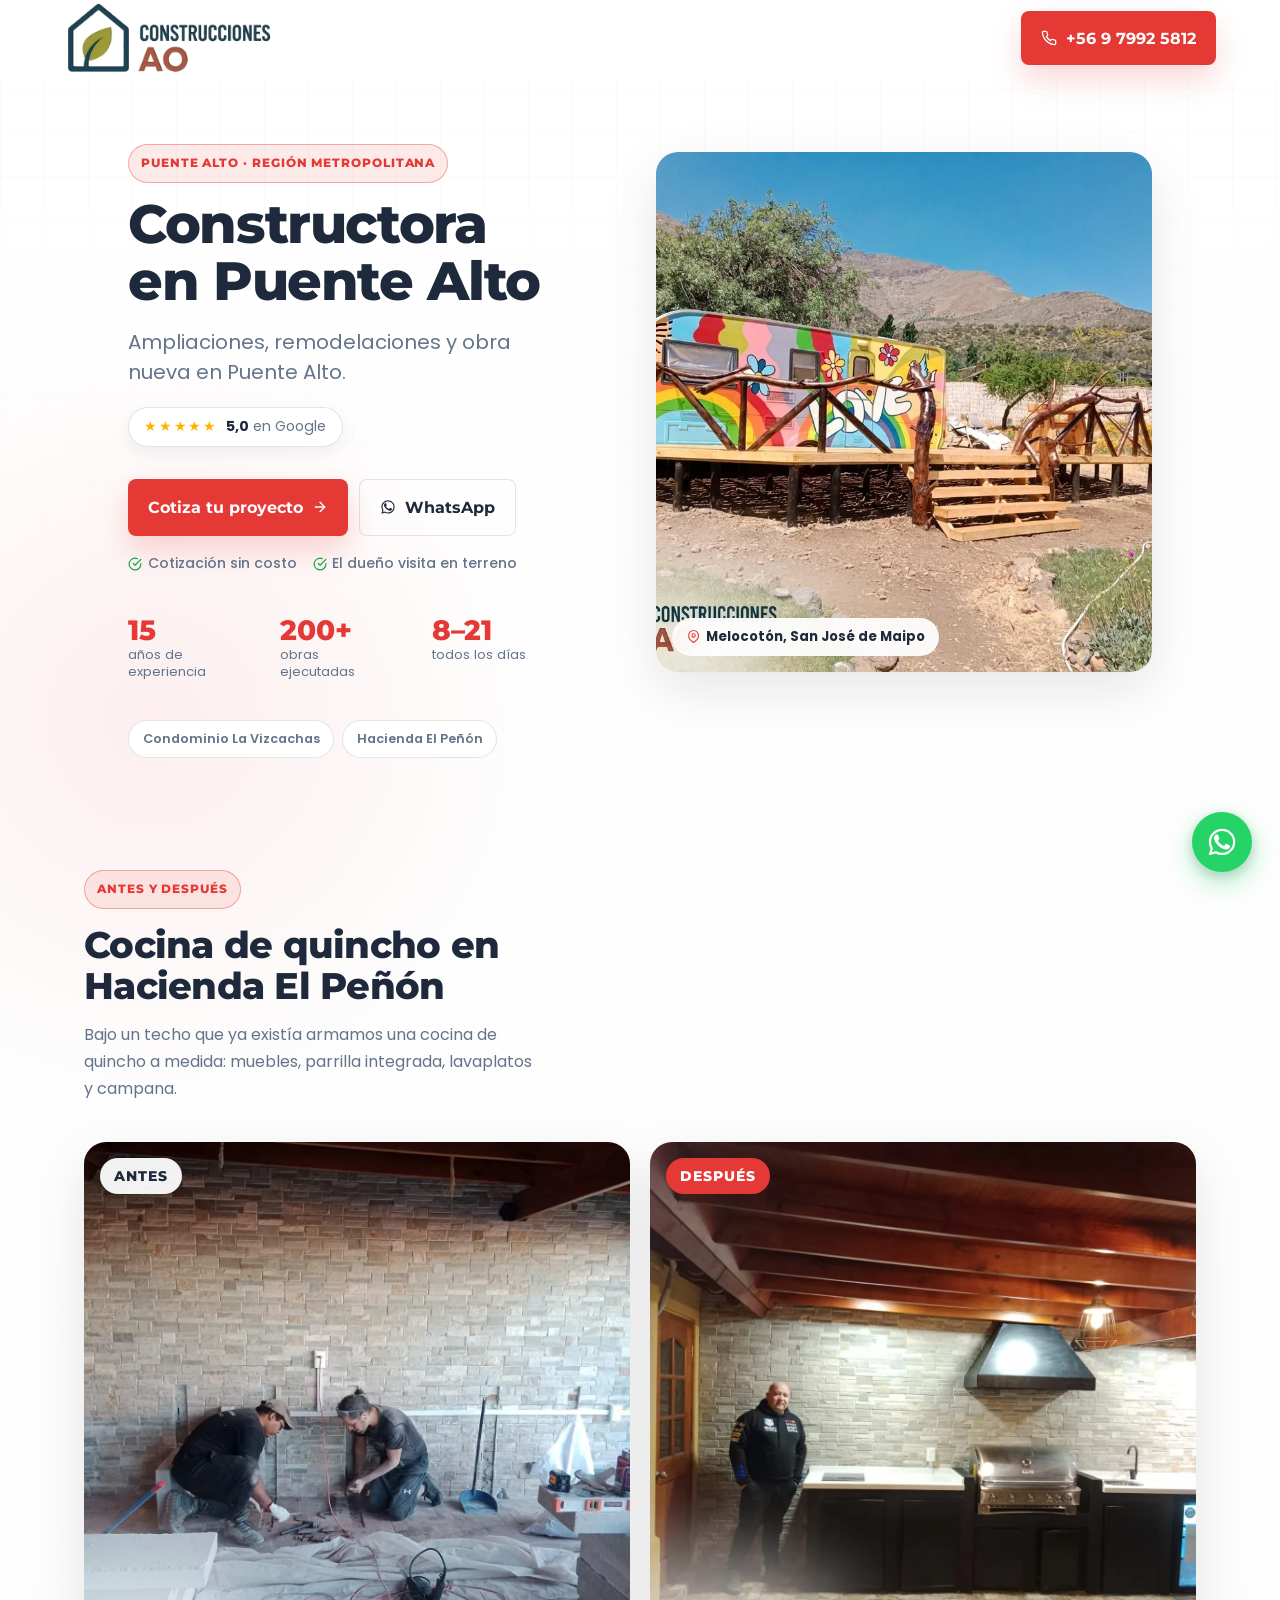
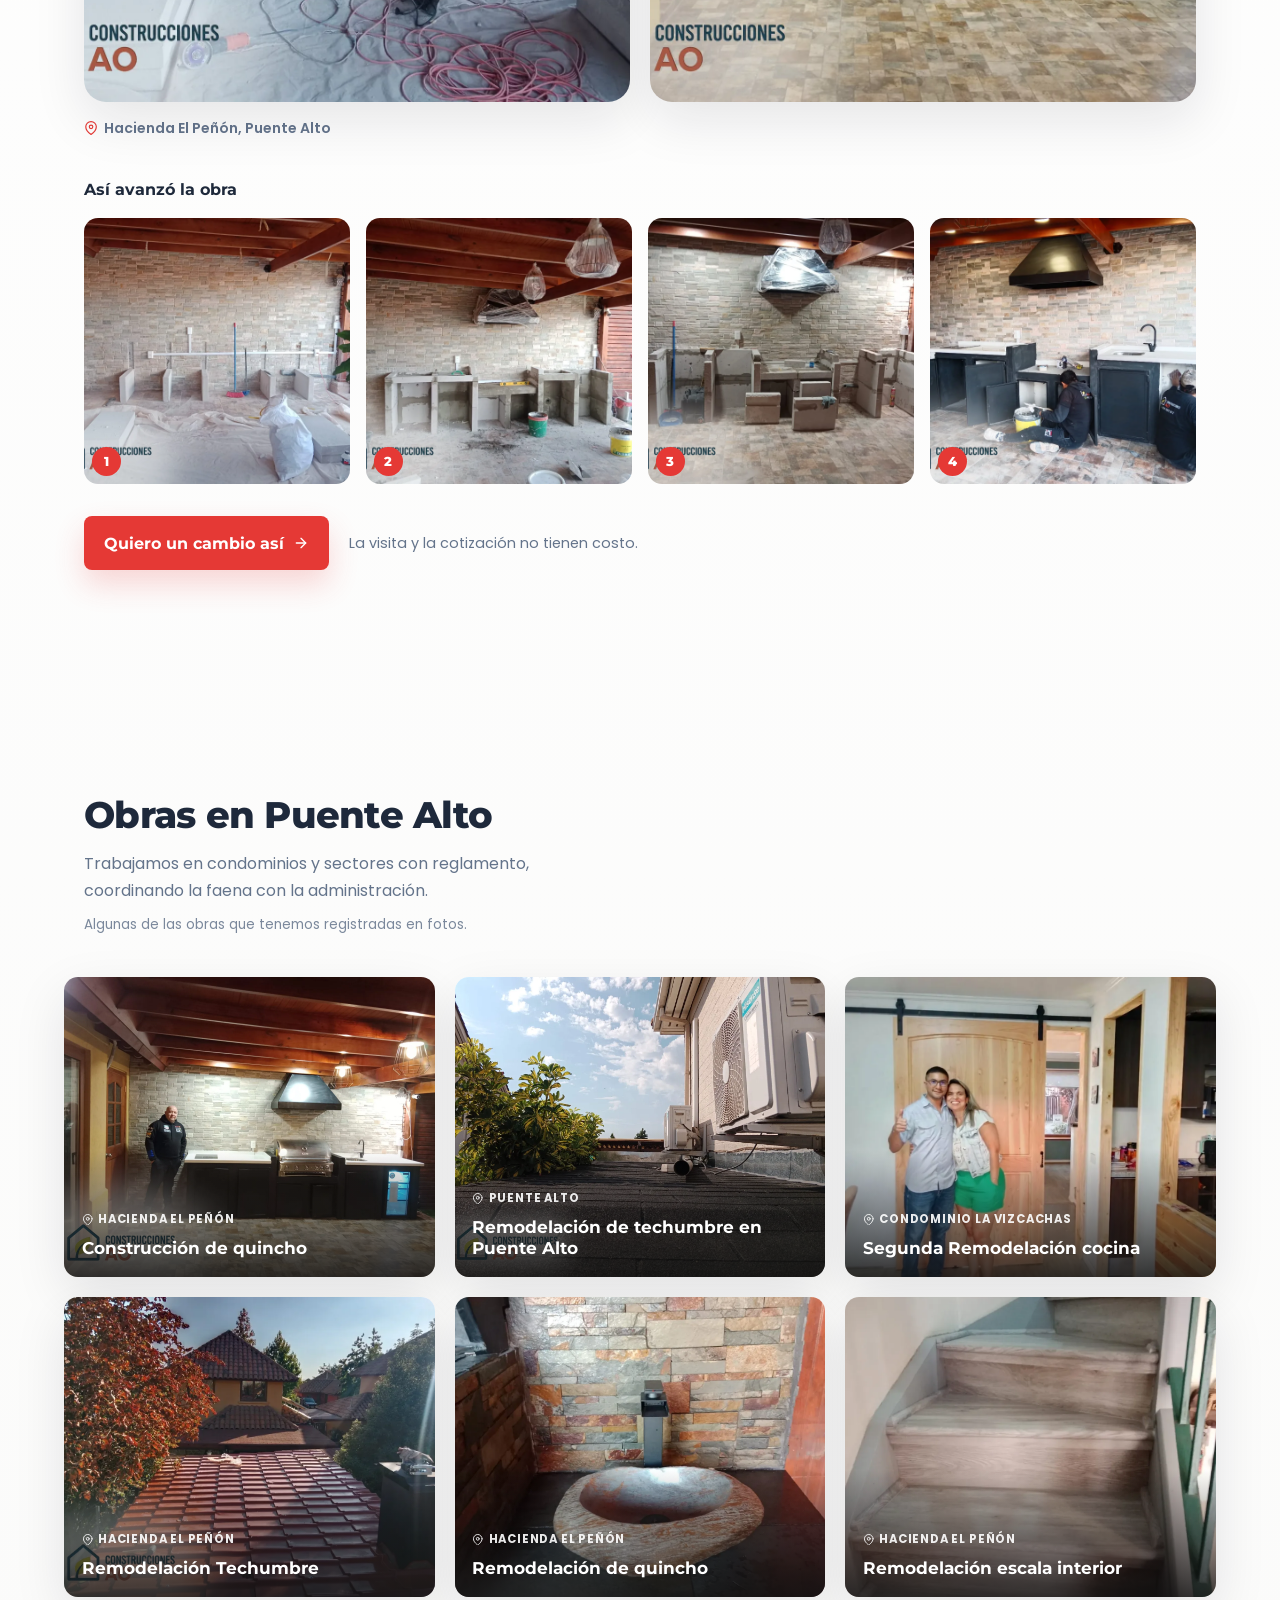
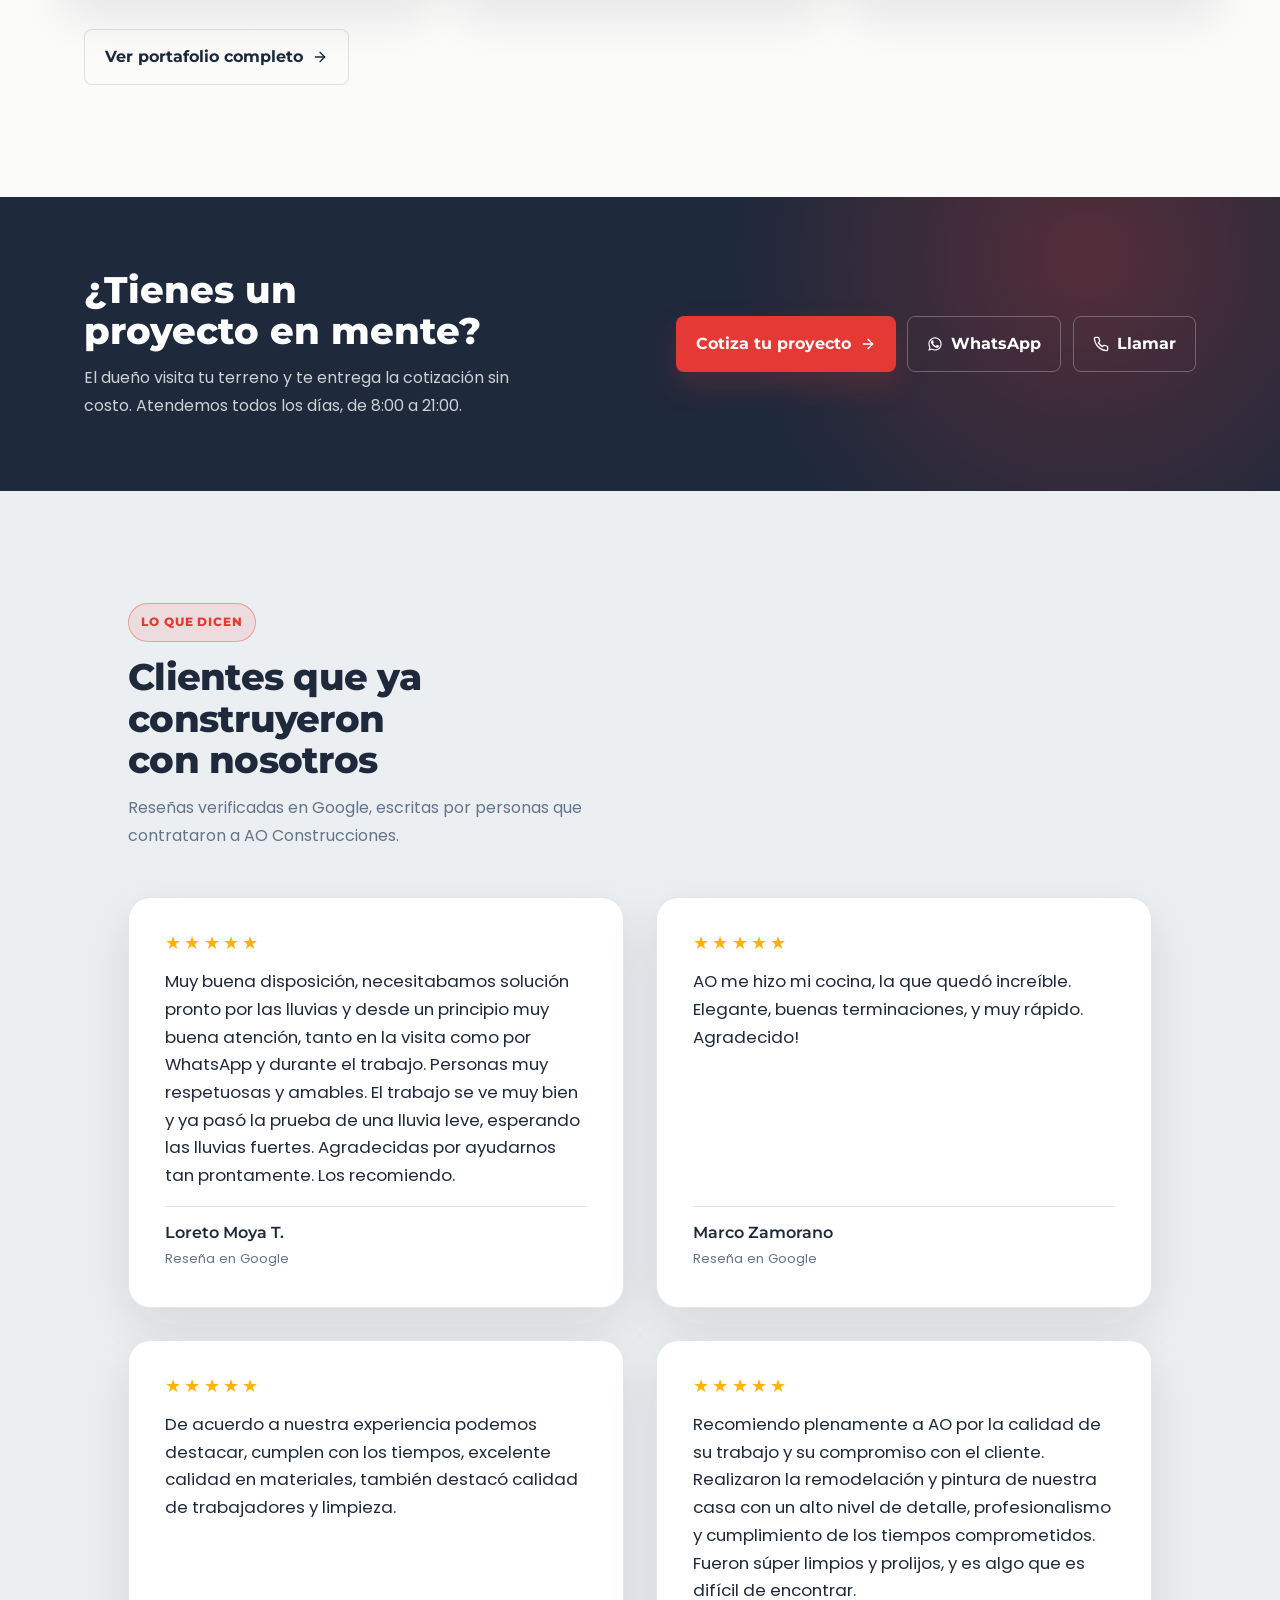
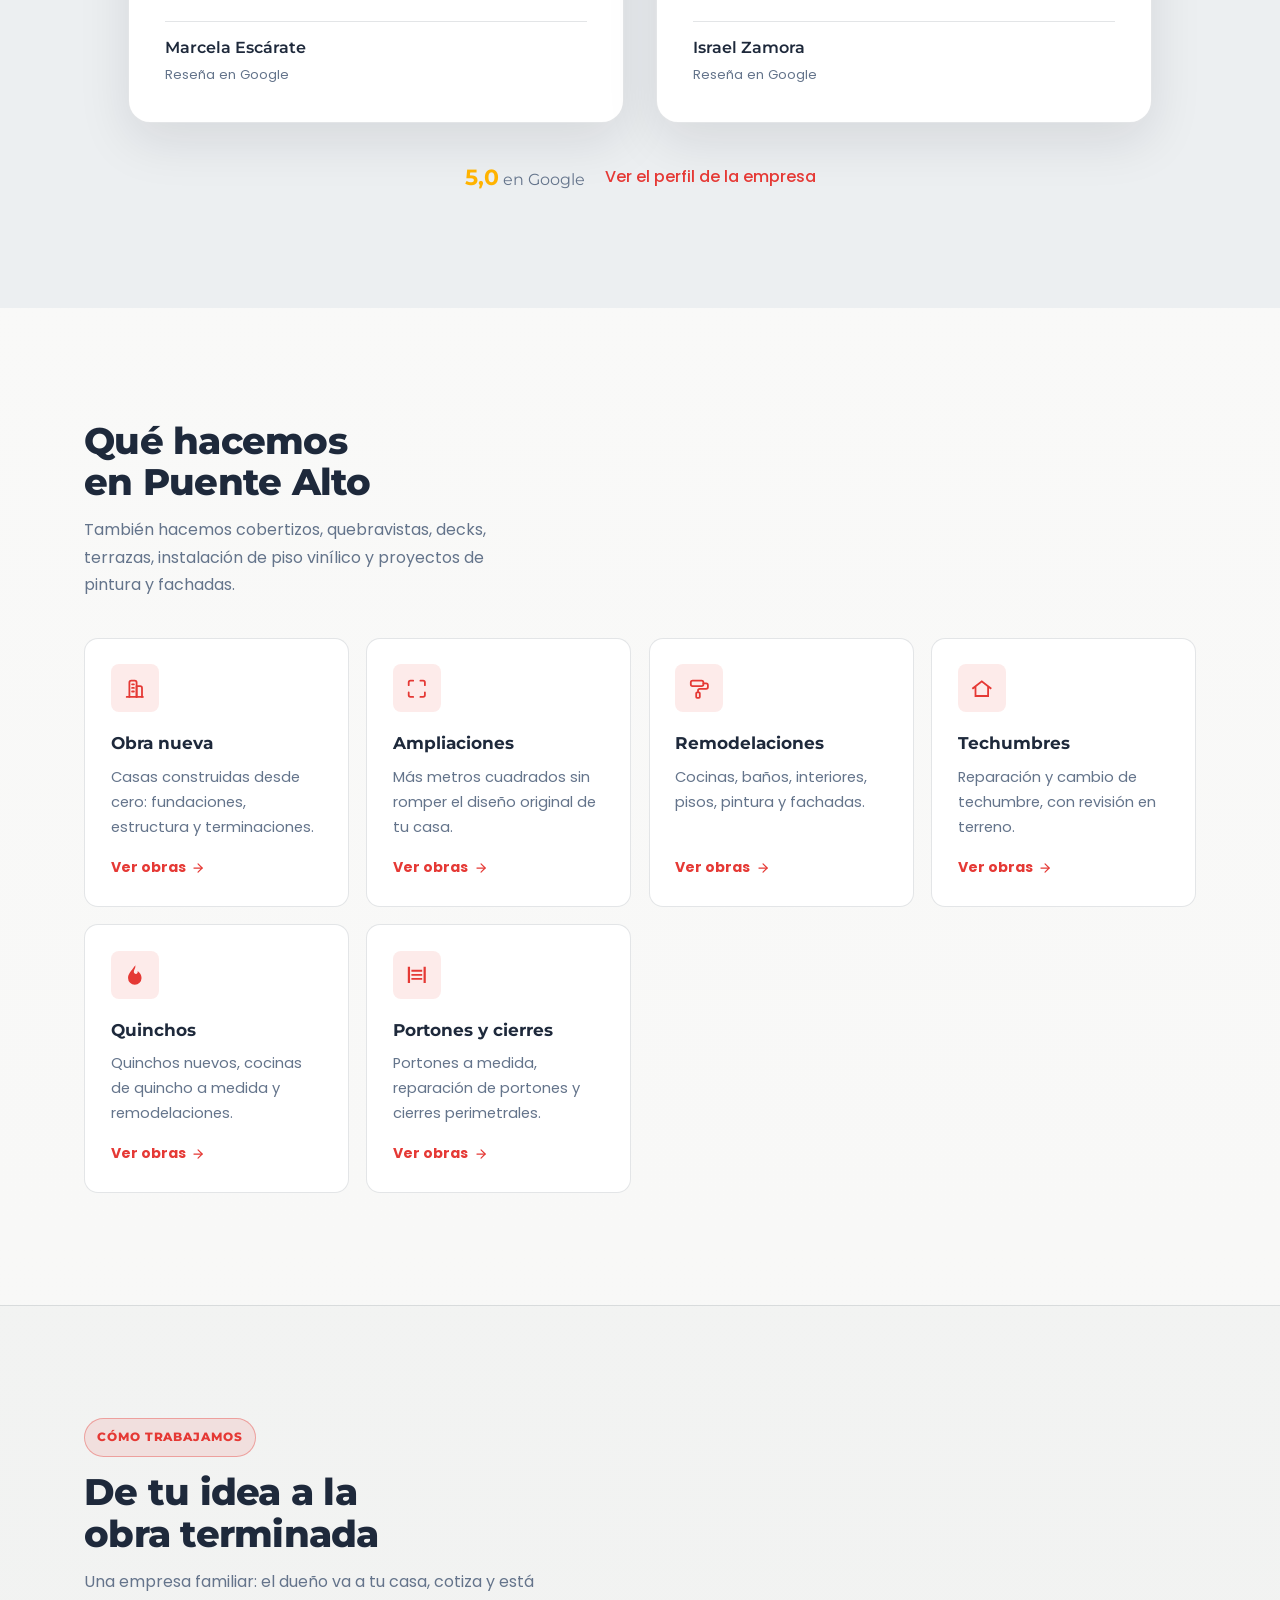
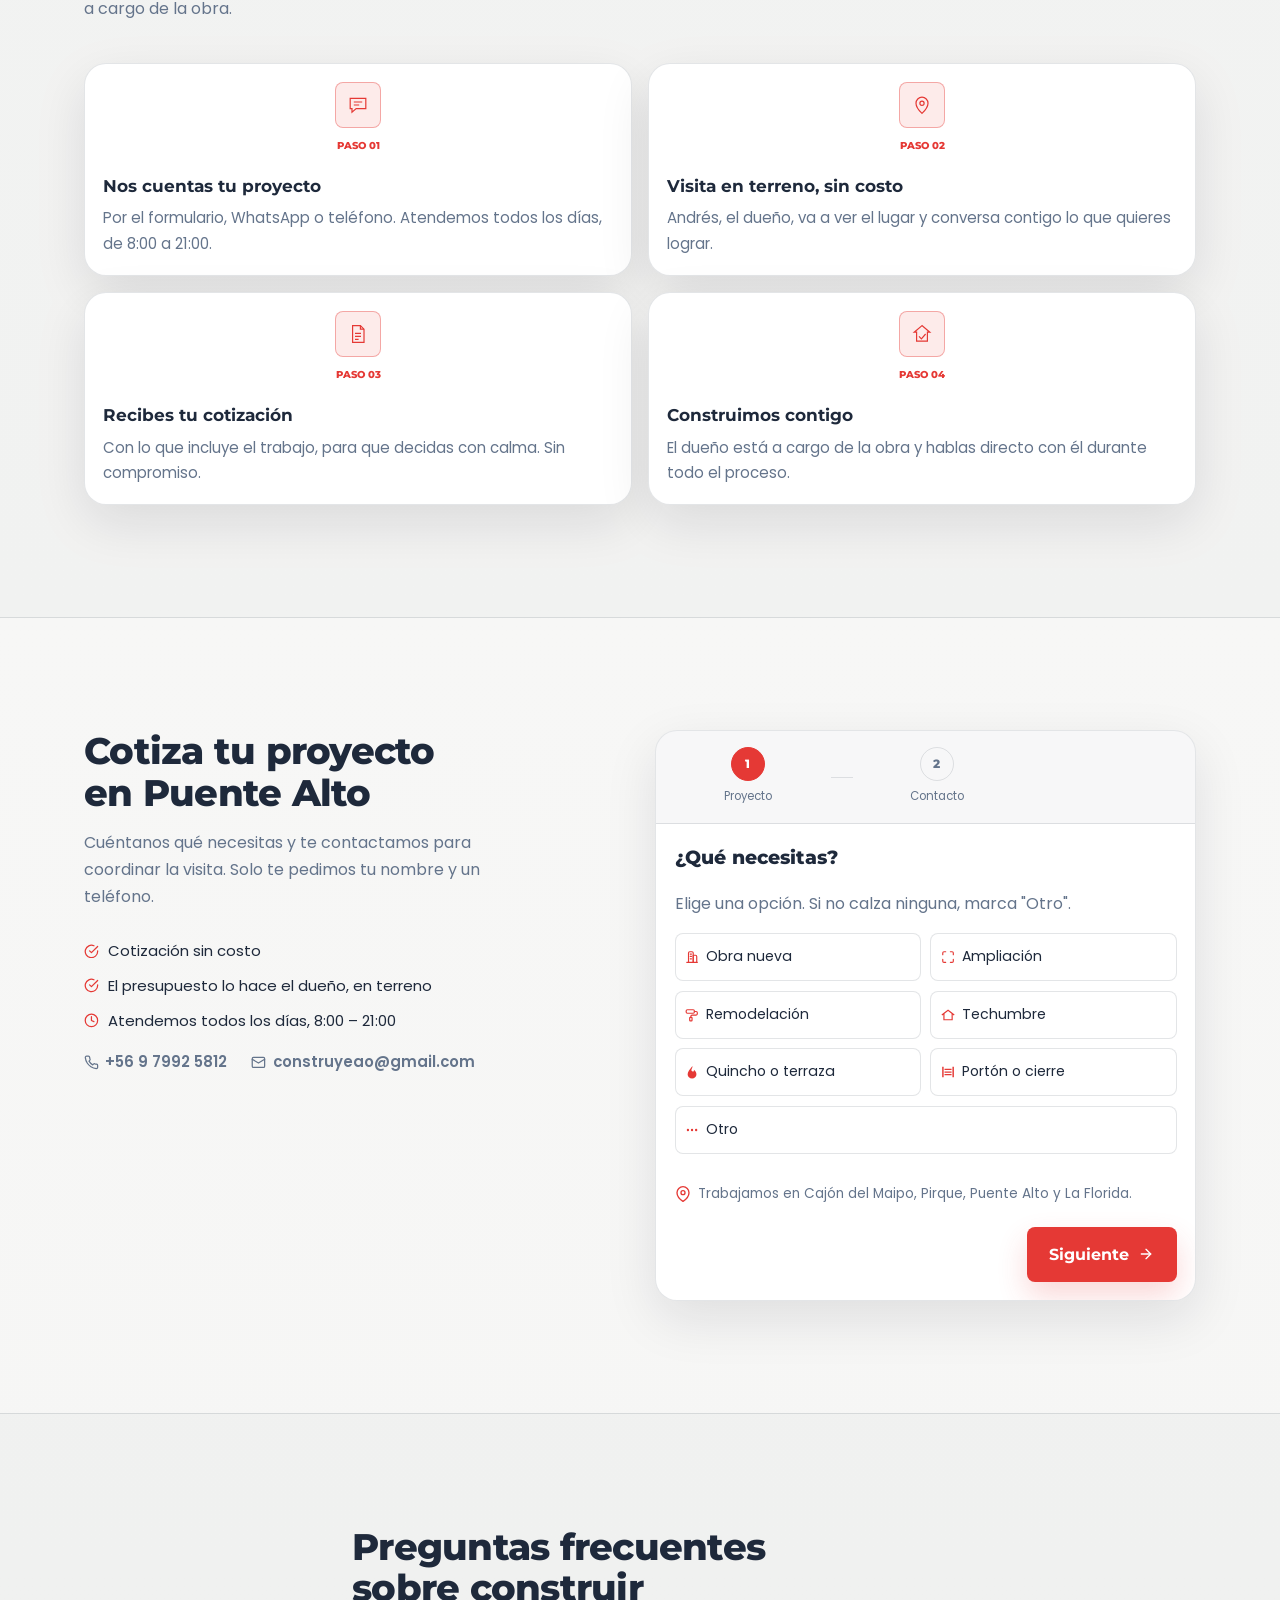
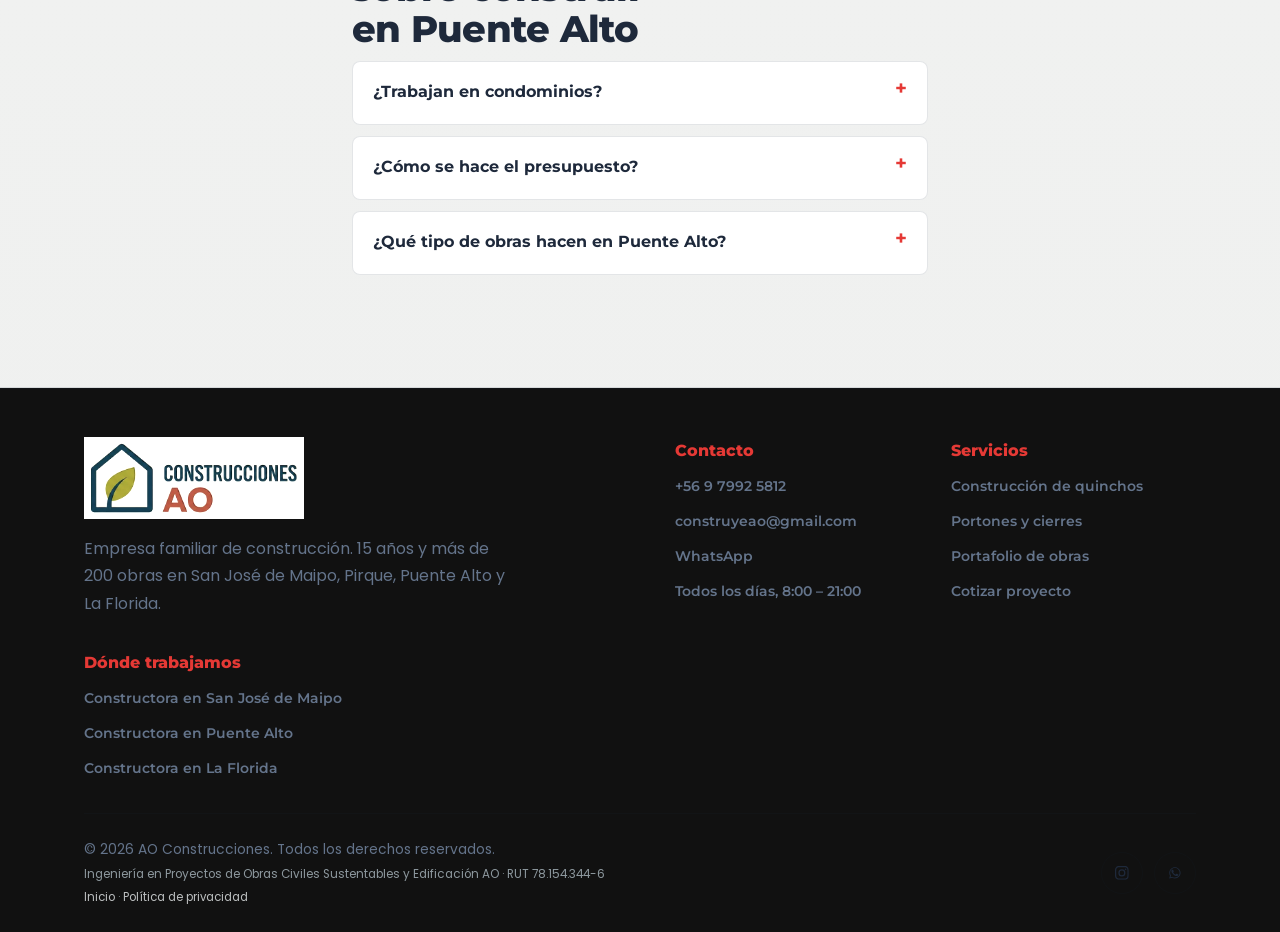
<file: constructora-puente-alto.html>
<!DOCTYPE html>
<html lang="es">
<head>
  <meta charset="UTF-8">
  <meta name="viewport" content="width=device-width, initial-scale=1.0">
  <meta name="description" content="Constructora en Puente Alto. Ampliaciones, remodelaciones y construcción de casas desde cero. 15 años de experiencia y más de 200 obras ejecutadas. Cotización sin costo.">
  <title>Constructora en Puente Alto | AO Construcciones</title>
  <link rel="canonical" href="https://aoconstrucciones.cl/constructora-puente-alto.html">
  <link rel="icon" href="favicon.ico" sizes="any">
  <link rel="icon" type="image/png" href="assets/img/favicon.png">

  <meta property="og:type" content="website">
  <meta property="og:title" content="Constructora en Puente Alto | AO Construcciones">
  <meta property="og:description" content="Ampliaciones, remodelaciones y obra nueva en Puente Alto.">
  <meta property="og:url" content="https://aoconstrucciones.cl/constructora-puente-alto.html">
  <meta property="og:image" content="https://aoconstrucciones.cl/assets/img/og-aoconstrucciones.jpg">
  <meta property="og:image:width" content="1200">
  <meta property="og:image:height" content="630">
  <meta property="og:site_name" content="AO Construcciones">
  <meta property="og:locale" content="es_CL">
  <meta name="twitter:card" content="summary_large_image">

  <link rel="preconnect" href="https://fonts.googleapis.com">
  <link rel="preconnect" href="https://fonts.gstatic.com" crossorigin>
  <link href="https://fonts.googleapis.com/css2?family=Montserrat:wght@400;500;600;700&family=Poppins:wght@300;400;500;600&display=swap" rel="stylesheet">
  <link rel="stylesheet" href="css/styles.css?v=92817e322e">

  <script src="js/tracking.js?v=31e23a3bcc"></script>

  <script type="application/ld+json">
{
  "@context": "https://schema.org",
  "@type": "GeneralContractor",
  "name": "AO Construcciones",
  "description": "Constructora en Puente Alto: ampliaciones, remodelaciones y construcción de casas desde cero.",
  "telephone": "+56979925812",
  "email": "construyeao@gmail.com",
  "url": "https://aoconstrucciones.cl/constructora-puente-alto.html",
  "image": "https://aoconstrucciones.cl/assets/img/ao-construcciones-logo-portfolio-transparent.webp",
  "priceRange": "$$",
  "address": {
    "@type": "PostalAddress",
    "addressLocality": "San José de Maipo",
    "addressRegion": "Región Metropolitana",
    "postalCode": "9460000",
    "addressCountry": "CL"
  },
  "areaServed": [
    {
      "@type": "City",
      "name": "Puente Alto",
      "addressRegion": "Región Metropolitana",
      "addressCountry": "CL"
    }
  ],
  "sameAs": [
    "https://www.instagram.com/aoconstrucciones.cl/"
  ],
  "openingHoursSpecification": [
    {
      "@type": "OpeningHoursSpecification",
      "dayOfWeek": [
        "Monday",
        "Tuesday",
        "Wednesday",
        "Thursday",
        "Friday",
        "Saturday",
        "Sunday"
      ],
      "opens": "08:00",
      "closes": "21:00"
    }
  ]
}
  </script>
  <script type="application/ld+json">
{
  "@context": "https://schema.org",
  "@type": "FAQPage",
  "mainEntity": [
    {
      "@type": "Question",
      "name": "¿Trabajan en condominios?",
      "acceptedAnswer": {
        "@type": "Answer",
        "text": "Sí. Tenemos obras ejecutadas en Hacienda El Peñón y en el Condominio La Vizcachas. Estamos acostumbrados a coordinar la faena con la administración."
      }
    },
    {
      "@type": "Question",
      "name": "¿Cómo se hace el presupuesto?",
      "acceptedAnswer": {
        "@type": "Answer",
        "text": "Andrés, dueño de la empresa, va en persona a ver el proyecto. No damos precios por teléfono: cada obra depende de lo que haya en terreno. La visita no tiene costo."
      }
    },
    {
      "@type": "Question",
      "name": "¿Qué tipo de obras hacen en Puente Alto?",
      "acceptedAnswer": {
        "@type": "Answer",
        "text": "Remodelaciones interiores, cocinas, techumbres, quinchos, cobertizos, portones, quebravistas, piso vinílico, pintura de fachadas y escaleras, entre otras. Las obras de la comuna están en el portafolio con fotos del resultado."
      }
    }
  ]
}
  </script>
</head>
<body>
  <svg class="icon-sprite" aria-hidden="true" focusable="false"><defs>
    <symbol id="i-arrow-left" viewBox="0 0 24 24" fill="none" stroke="currentColor" stroke-width="2" stroke-linecap="round" stroke-linejoin="round"><path d="M19 12H5"/><path d="M12 19l-7-7 7-7"/></symbol>
    <symbol id="i-arrow-right" viewBox="0 0 24 24" fill="none" stroke="currentColor" stroke-width="2" stroke-linecap="round" stroke-linejoin="round"><path d="M5 12h14"/><path d="M12 5l7 7-7 7"/></symbol>
    <symbol id="i-building" viewBox="0 0 24 24" fill="none" stroke="currentColor" stroke-width="2" stroke-linecap="round" stroke-linejoin="round"><path d="M3 21h18"/><path d="M6 21V5a2 2 0 0 1 2-2h4a2 2 0 0 1 2 2v16"/><path d="M14 21V9h4a2 2 0 0 1 2 2v10"/><path d="M9 7h2"/><path d="M9 11h2"/><path d="M9 15h2"/></symbol>
    <symbol id="i-circle-check" viewBox="0 0 24 24" fill="none" stroke="currentColor" stroke-width="2" stroke-linecap="round" stroke-linejoin="round"><path d="M22 11.08V12a10 10 0 1 1-5.93-9.14"/><path d="M22 4L12 14.01l-3-3"/></symbol>
    <symbol id="i-clock" viewBox="0 0 24 24" fill="none" stroke="currentColor" stroke-width="2" stroke-linecap="round" stroke-linejoin="round"><circle cx="12" cy="12" r="10"/><path d="M12 6v6l4 2"/></symbol>
    <symbol id="i-ellipsis" viewBox="0 0 24 24" fill="none" stroke="currentColor" stroke-width="2" stroke-linecap="round" stroke-linejoin="round"><circle cx="5" cy="12" r="1"/><circle cx="12" cy="12" r="1"/><circle cx="19" cy="12" r="1"/></symbol>
    <symbol id="i-envelope" viewBox="0 0 24 24" fill="none" stroke="currentColor" stroke-width="2" stroke-linecap="round" stroke-linejoin="round"><rect x="2" y="4" width="20" height="16" rx="2"/><path d="M22 7l-10 6L2 7"/></symbol>
    <symbol id="i-expand" viewBox="0 0 24 24" fill="none" stroke="currentColor" stroke-width="2" stroke-linecap="round" stroke-linejoin="round"><path d="M8 3H5a2 2 0 0 0-2 2v3"/><path d="M21 8V5a2 2 0 0 0-2-2h-3"/><path d="M3 16v3a2 2 0 0 0 2 2h3"/><path d="M16 21h3a2 2 0 0 0 2-2v-3"/></symbol>
    <symbol id="i-fire" viewBox="0 0 24 24" fill="currentColor"><path d="M12.6 1.5c.6 3.2-1.7 4.8-1.7 7.2 0 1.4 1 2.4 2.3 2.4 1.5 0 2.4-1.2 2-3.2 2.6 1.9 4.3 4.7 4.3 7.7A7.5 7.5 0 0 1 4.5 15.6c0-4.5 3.4-7.6 8.1-14.1z"/></symbol>
    <symbol id="i-gate" viewBox="0 0 24 24" fill="currentColor"><path d="M2 3h2.5v18H2zm17.5 0H22v18h-2.5zM6 6.5h12v2H6zm0 4.5h12v2H6zm0 4.5h12v2H6z"/></symbol>
    <symbol id="i-instagram" viewBox="0 0 24 24" fill="currentColor"><path d="M12 2.16c3.2 0 3.58.01 4.85.07 1.17.05 1.8.25 2.23.41.56.22.96.48 1.38.9.42.42.68.82.9 1.38.16.42.36 1.06.41 2.23.06 1.27.07 1.65.07 4.85s-.01 3.58-.07 4.85c-.05 1.17-.25 1.8-.41 2.23-.22.56-.48.96-.9 1.38-.42.42-.82.68-1.38.9-.42.16-1.06.36-2.23.41-1.27.06-1.65.07-4.85.07s-3.58-.01-4.85-.07c-1.17-.05-1.8-.25-2.23-.41-.56-.22-.96-.48-1.38-.9-.42-.42-.68-.82-.9-1.38-.16-.42-.36-1.06-.41-2.23-.06-1.27-.07-1.65-.07-4.85s.01-3.58.07-4.85c.05-1.17.25-1.8.41-2.23.22-.56.48-.96.9-1.38.42-.42.82-.68 1.38-.9.42-.16 1.06-.36 2.23-.41 1.27-.06 1.65-.07 4.85-.07M12 0C8.74 0 8.33.01 7.05.07 5.78.13 4.9.33 4.14.63a5.9 5.9 0 0 0-2.13 1.38A5.9 5.9 0 0 0 .63 4.14c-.3.76-.5 1.64-.56 2.91C.01 8.33 0 8.74 0 12s.01 3.67.07 4.95c.06 1.27.26 2.15.56 2.91a5.9 5.9 0 0 0 1.38 2.13 5.9 5.9 0 0 0 2.13 1.38c.76.3 1.64.5 2.91.56C8.33 23.99 8.74 24 12 24s3.67-.01 4.95-.07c1.27-.06 2.15-.26 2.91-.56a5.9 5.9 0 0 0 2.13-1.38 5.9 5.9 0 0 0 1.38-2.13c.3-.76.5-1.64.56-2.91.06-1.28.07-1.69.07-4.95s-.01-3.67-.07-4.95c-.06-1.27-.26-2.15-.56-2.91a5.9 5.9 0 0 0-1.38-2.13A5.9 5.9 0 0 0 19.86.63c-.76-.3-1.64-.5-2.91-.56C15.67.01 15.26 0 12 0z"/><path d="M12 5.84A6.16 6.16 0 1 0 18.16 12 6.16 6.16 0 0 0 12 5.84zM12 16a4 4 0 1 1 4-4 4 4 0 0 1-4 4z"/><circle cx="18.41" cy="5.59" r="1.44"/></symbol>
    <symbol id="i-location-dot" viewBox="0 0 24 24" fill="none" stroke="currentColor" stroke-width="2" stroke-linecap="round" stroke-linejoin="round"><path d="M21 10c0 7-9 13-9 13s-9-6-9-13a9 9 0 0 1 18 0z"/><circle cx="12" cy="10" r="3"/></symbol>
    <symbol id="i-paint-roller" viewBox="0 0 24 24" fill="none" stroke="currentColor" stroke-width="2" stroke-linecap="round" stroke-linejoin="round"><rect x="2" y="3" width="14" height="6" rx="2"/><path d="M16 6h3a2 2 0 0 1 2 2v2a2 2 0 0 1-2 2h-7a2 2 0 0 0-2 2v1"/><rect x="8" y="16" width="4" height="6" rx="1"/></symbol>
    <symbol id="i-paper-plane" viewBox="0 0 24 24" fill="none" stroke="currentColor" stroke-width="2" stroke-linecap="round" stroke-linejoin="round"><path d="M22 2L11 13"/><path d="M22 2l-7 20-4-9-9-4 20-7z"/></symbol>
    <symbol id="i-phone" viewBox="0 0 24 24" fill="none" stroke="currentColor" stroke-width="2" stroke-linecap="round" stroke-linejoin="round"><path d="M22 16.92v3a2 2 0 0 1-2.18 2 19.79 19.79 0 0 1-8.63-3.07 19.5 19.5 0 0 1-6-6A19.79 19.79 0 0 1 2.12 4.2 2 2 0 0 1 4.11 2h3a2 2 0 0 1 2 1.72c.13.96.35 1.9.66 2.81a2 2 0 0 1-.45 2.11L8.09 9.91a16 16 0 0 0 6 6l1.27-1.23a2 2 0 0 1 2.11-.45c.91.31 1.85.53 2.81.66A2 2 0 0 1 22 16.92z"/></symbol>
    <symbol id="i-roof" viewBox="0 0 24 24" fill="currentColor"><path d="M12 2.5 0.8 11.2l1.3 1.6L4 11.3V21h16v-9.7l1.9 1.5 1.3-1.6zM18 19H6v-9.2l6-4.7 6 4.7z"/></symbol>
    <symbol id="i-shield-halved" viewBox="0 0 24 24" fill="none" stroke="currentColor" stroke-width="2" stroke-linecap="round" stroke-linejoin="round"><path d="M12 22s8-4 8-10V5l-8-3-8 3v7c0 6 8 10 8 10z"/><path d="M12 2v20"/></symbol>
    <symbol id="i-whatsapp" viewBox="0 0 24 24" fill="currentColor"><path d="M17.47 14.38c-.3-.15-1.76-.87-2.03-.97-.27-.1-.47-.15-.67.15-.2.3-.77.96-.94 1.16-.17.2-.35.22-.65.07-.3-.15-1.25-.46-2.39-1.47-.88-.79-1.48-1.76-1.65-2.06-.17-.3-.02-.46.13-.61.13-.13.3-.35.45-.52.15-.17.2-.3.3-.5.1-.2.05-.37-.02-.52-.08-.15-.67-1.61-.92-2.21-.24-.58-.49-.5-.67-.51h-.57c-.2 0-.52.07-.79.37-.27.3-1.04 1.02-1.04 2.48s1.06 2.88 1.21 3.08c.15.2 2.1 3.2 5.08 4.49.71.3 1.26.49 1.69.63.71.22 1.36.19 1.87.12.57-.09 1.76-.72 2.01-1.41.25-.7.25-1.29.17-1.42-.07-.13-.27-.2-.57-.35z"/><path d="M12.04 2C6.58 2 2.13 6.45 2.13 11.91c0 1.75.46 3.45 1.32 4.95L2 22l5.25-1.38a9.86 9.86 0 0 0 4.79 1.22h.01c5.46 0 9.91-4.45 9.91-9.91S17.5 2 12.04 2zm0 18.15h-.01a8.2 8.2 0 0 1-4.18-1.15l-.3-.18-3.11.82.83-3.04-.2-.31a8.19 8.19 0 0 1-1.26-4.38c0-4.54 3.7-8.23 8.24-8.23 2.2 0 4.27.86 5.82 2.41a8.18 8.18 0 0 1 2.41 5.83c0 4.54-3.69 8.23-8.24 8.23z"/></symbol>
  </defs></svg>

  <header class="navbar" id="navbar" role="banner">
    <div class="navbar__inner">
      <a href="index.html" class="navbar__logo" aria-label="Ir al inicio de AO Construcciones">
        <img src="assets/img/ao-construcciones-logo-portfolio-transparent.webp" alt="AO Construcciones" width="512" height="186">
      </a>
      <a href="tel:+56979925812" class="navbar__cta" id="landing-phone">
        <svg class="icon" aria-hidden="true" focusable="false"><use href="#i-phone"></use></svg>
        <span class="navbar__cta-long">+56 9 7992 5812</span><span class="navbar__cta-short">Llamar</span>
      </a>
    </div>
  </header>

  <main>
    <section class="local-hero">
      <div class="container local-hero__grid">
        <div class="local-hero__text">
          <p class="section-tag">Puente Alto · Región Metropolitana</p>
          <h1>Constructora en Puente Alto</h1>
          <p class="local-hero__intro">Ampliaciones, remodelaciones y obra nueva en Puente Alto.</p>
          <a class="local-hero__rating" href="#resenas">
            <span class="local-hero__stars" role="img" aria-label="Calificación 5 de 5 estrellas">&#9733;&#9733;&#9733;&#9733;&#9733;</span>
            <span><strong>5,0</strong> en Google</span>
          </a>
          <div class="local-hero__actions">
            <a href="#cotizar" class="btn-primary">Cotiza tu proyecto <svg class="icon" aria-hidden="true" focusable="false"><use href="#i-arrow-right"></use></svg></a>
            <a href="https://wa.me/56979925812?text=Hola%2C%20vi%20su%20sitio%20web%20y%20quiero%20cotizar%20un%20proyecto" target="_blank" rel="noopener noreferrer" class="btn-secondary"><svg class="icon" aria-hidden="true" focusable="false"><use href="#i-whatsapp"></use></svg> WhatsApp</a>
          </div>
          <p class="local-hero__assure"><span><svg class="icon" aria-hidden="true" focusable="false"><use href="#i-circle-check"></use></svg> Cotización sin costo</span><span><svg class="icon" aria-hidden="true" focusable="false"><use href="#i-circle-check"></use></svg> El dueño visita en terreno</span></p>
          <ul class="local-hero__trust">
            <li><strong>15</strong><span>años de experiencia</span></li>
            <li><strong>200+</strong><span>obras ejecutadas</span></li>
            <li><strong>8–21</strong><span>todos los días</span></li>
          </ul>
        </div>

        <figure class="local-hero__media">
          <img src="Portafolio%20AOconstrucciones/Construccion%20Deck%20Resultado%20final.webp?v=3" alt="Construcción Deck, obra de AO Construcciones en Melocotón, San José de Maipo" width="1080" height="810" loading="eager" fetchpriority="high">
          <figcaption><svg class="icon" aria-hidden="true" focusable="false"><use href="#i-location-dot"></use></svg> Melocotón, San José de Maipo</figcaption>
        </figure>
      </div>
      <div class="container"><ul class="local-sectors" aria-label="Sectores donde hemos trabajado"><li>Condominio La Vizcachas</li><li>Hacienda El Peñón</li></ul></div>
    </section>

    <section class="local-section local-ba-section">
      <div class="container">
        <div class="local-section__head">
          <p class="section-tag">Antes y después</p>
          <h2>Cocina de quincho en Hacienda El Peñón</h2>
          <p class="local-section__lead">Bajo un techo que ya existía armamos una cocina de quincho a medida: muebles, parrilla integrada, lavaplatos y campana.</p>
        </div>
        <div class="local-ba">
          <figure class="local-ba__item">
            <img src="Portafolio%20AOconstrucciones/Construcci%C3%B3n%20de%20quincho.webp?v=3" alt="Antes de la obra en Hacienda El Peñón, Puente Alto" loading="lazy" width="900" height="1200">
            <figcaption class="local-ba__label">Antes</figcaption>
          </figure>
          <figure class="local-ba__item">
            <img src="Portafolio%20AOconstrucciones/Construcci%C3%B3n%20de%20quincho%20Resultado%20final.webp?v=3" alt="Después: Construcción de quincho terminada por AO Construcciones en Hacienda El Peñón, Puente Alto" loading="lazy" width="900" height="1200">
            <figcaption class="local-ba__label local-ba__label--after">Después</figcaption>
          </figure>
        </div>
        <p class="local-ba__place"><svg class="icon" aria-hidden="true" focusable="false"><use href="#i-location-dot"></use></svg> Hacienda El Peñón, Puente Alto</p>
        <p class="local-steps__title">Así avanzó la obra</p>
        <div class="local-steps" role="list" aria-label="Fotos del proceso">
          <figure class="local-steps__item" role="listitem">
            <img src="Portafolio%20AOconstrucciones/Construcci%C3%B3n%20de%20quincho%202.webp?v=3" alt="Proceso de la obra en Hacienda El Peñón, Puente Alto, foto 1" loading="lazy" width="600" height="600">
            <figcaption>1</figcaption>
          </figure>
          <figure class="local-steps__item" role="listitem">
            <img src="Portafolio%20AOconstrucciones/Construcci%C3%B3n%20de%20quincho%203.webp?v=3" alt="Proceso de la obra en Hacienda El Peñón, Puente Alto, foto 2" loading="lazy" width="600" height="600">
            <figcaption>2</figcaption>
          </figure>
          <figure class="local-steps__item" role="listitem">
            <img src="Portafolio%20AOconstrucciones/Construcci%C3%B3n%20de%20quincho%205.webp?v=3" alt="Proceso de la obra en Hacienda El Peñón, Puente Alto, foto 3" loading="lazy" width="600" height="600">
            <figcaption>3</figcaption>
          </figure>
          <figure class="local-steps__item" role="listitem">
            <img src="Portafolio%20AOconstrucciones/Construcci%C3%B3n%20de%20quincho%206.webp?v=3" alt="Proceso de la obra en Hacienda El Peñón, Puente Alto, foto 4" loading="lazy" width="600" height="600">
            <figcaption>4</figcaption>
          </figure>
        </div>
        <div class="local-ba__cta">
          <a href="#cotizar" class="btn-primary">Quiero un cambio así <svg class="icon" aria-hidden="true" focusable="false"><use href="#i-arrow-right"></use></svg></a>
          <span>La visita y la cotización no tienen costo.</span>
        </div>
      </div>
    </section>

    <section class="local-section">
      <div class="container local-section__head">
        <h2>Obras en Puente Alto</h2>
        <p class="local-section__lead">Trabajamos en condominios y sectores con reglamento, coordinando la faena con la administración.</p>
        <p class="local-section__note">Algunas de las obras que tenemos registradas en fotos.</p>
      </div>
      <div class="local-works-wrap">
        <div class="local-works" role="list" aria-label="Obras en Puente Alto">
          <article class="local-work" role="listitem">
            <img src="Portafolio%20AOconstrucciones/Construcci%C3%B3n%20de%20quincho%20Resultado%20final.webp?v=3" alt="Construcción de quincho, obra de AO Construcciones en Hacienda El Peñón, Puente Alto" loading="lazy" width="1080" height="810">
            <figcaption class="local-work__caption">
              <span class="local-work__place"><svg class="icon" aria-hidden="true" focusable="false"><use href="#i-location-dot"></use></svg> Hacienda El Peñón</span>
              <h3>Construcción de quincho</h3>
            </figcaption>
          </article>
          <article class="local-work" role="listitem">
            <img src="Portafolio%20AOconstrucciones/Remodelaci%C3%B3n%20de%20techumbre%20en%20Puente%20Alto%20Resultado%20final.webp?v=3" alt="Remodelación de techumbre en Puente Alto, obra de AO Construcciones en Puente Alto, Puente Alto" loading="lazy" width="1080" height="810">
            <figcaption class="local-work__caption">
              <span class="local-work__place"><svg class="icon" aria-hidden="true" focusable="false"><use href="#i-location-dot"></use></svg> Puente Alto</span>
              <h3>Remodelación de techumbre en Puente Alto</h3>
            </figcaption>
          </article>
          <article class="local-work" role="listitem">
            <img src="Portafolio%20AOconstrucciones/2da%20remodelacion%20cocina%20resultado%20final.webp?v=3" alt="Segunda Remodelación cocina, obra de AO Construcciones en Condominio La Vizcachas, Puente Alto" loading="lazy" width="1080" height="810">
            <figcaption class="local-work__caption">
              <span class="local-work__place"><svg class="icon" aria-hidden="true" focusable="false"><use href="#i-location-dot"></use></svg> Condominio La Vizcachas</span>
              <h3>Segunda Remodelación cocina</h3>
            </figcaption>
          </article>
          <article class="local-work" role="listitem">
            <img src="Portafolio%20AOconstrucciones/Remodelaci%C3%B3n%20Techumbre%20Resultado%20final.webp?v=3" alt="Remodelación Techumbre, obra de AO Construcciones en Hacienda El Peñón, Puente Alto" loading="lazy" width="1080" height="810">
            <figcaption class="local-work__caption">
              <span class="local-work__place"><svg class="icon" aria-hidden="true" focusable="false"><use href="#i-location-dot"></use></svg> Hacienda El Peñón</span>
              <h3>Remodelación Techumbre</h3>
            </figcaption>
          </article>
          <article class="local-work" role="listitem">
            <img src="Portafolio%20AOconstrucciones/Remodelacion%20de%20quincho%20Resultado%20final.webp?v=3" alt="Remodelación de quincho, obra de AO Construcciones en Hacienda El Peñón, Puente Alto" loading="lazy" width="1080" height="810">
            <figcaption class="local-work__caption">
              <span class="local-work__place"><svg class="icon" aria-hidden="true" focusable="false"><use href="#i-location-dot"></use></svg> Hacienda El Peñón</span>
              <h3>Remodelación de quincho</h3>
            </figcaption>
          </article>
          <article class="local-work" role="listitem">
            <img src="Portafolio%20AOconstrucciones/Remodelaci%C3%B3n%20escala%20interior%20Resultado%20final.webp?v=3" alt="Remodelación escala interior, obra de AO Construcciones en Hacienda El Peñón, Puente Alto" loading="lazy" width="1080" height="810">
            <figcaption class="local-work__caption">
              <span class="local-work__place"><svg class="icon" aria-hidden="true" focusable="false"><use href="#i-location-dot"></use></svg> Hacienda El Peñón</span>
              <h3>Remodelación escala interior</h3>
            </figcaption>
          </article>
        </div>
      </div>
      <div class="container local-section__more">
        <a href="portafolio.html" class="btn-secondary">Ver portafolio completo <svg class="icon" aria-hidden="true" focusable="false"><use href="#i-arrow-right"></use></svg></a>
      </div>
    </section>

    <section class="local-cta">
      <div class="container local-cta__inner">
        <div>
          <h2>¿Tienes un proyecto en mente?</h2>
          <p>El dueño visita tu terreno y te entrega la cotización sin costo. Atendemos todos los días, de 8:00 a 21:00.</p>
        </div>
        <div class="local-cta__actions">
          <a href="#cotizar" class="btn-primary">Cotiza tu proyecto <svg class="icon" aria-hidden="true" focusable="false"><use href="#i-arrow-right"></use></svg></a>
          <a href="https://wa.me/56979925812?text=Hola%2C%20vi%20su%20sitio%20web%20y%20quiero%20cotizar%20un%20proyecto" target="_blank" rel="noopener noreferrer" class="local-cta__btn"><svg class="icon" aria-hidden="true" focusable="false"><use href="#i-whatsapp"></use></svg> WhatsApp</a>
          <a href="tel:+56979925812" class="local-cta__btn"><svg class="icon" aria-hidden="true" focusable="false"><use href="#i-phone"></use></svg> Llamar</a>
        </div>
      </div>
    </section>

    <section class="reviews" id="resenas">
      <div class="container">
        <div class="local-section__head">
          <p class="section-tag">Lo que dicen</p>
          <h2>Clientes que ya construyeron con nosotros</h2>
          <p class="local-section__lead">Reseñas verificadas en Google, escritas por personas que contrataron a AO Construcciones.</p>
        </div>
        <div class="reviews__grid">
        <article class="review-card">
          <div class="review-card__stars" role="img" aria-label="5 de 5 estrellas">&#9733;&#9733;&#9733;&#9733;&#9733;</div>
          <blockquote class="review-card__text">Muy buena disposición, necesitabamos solución pronto por las lluvias y desde un principio muy buena atención, tanto en la visita como por WhatsApp y durante el trabajo. Personas muy respetuosas y amables. El trabajo se ve muy bien y ya pasó la prueba de una lluvia leve, esperando las lluvias fuertes. Agradecidas por ayudarnos tan prontamente. Los recomiendo.</blockquote>
          <div class="review-card__author">
            <span class="review-card__name">Loreto Moya T.</span>
            <span class="review-card__source">Reseña en Google</span>
          </div>
        </article>
        <article class="review-card">
          <div class="review-card__stars" role="img" aria-label="5 de 5 estrellas">&#9733;&#9733;&#9733;&#9733;&#9733;</div>
          <blockquote class="review-card__text">AO me hizo mi cocina, la que quedó increíble. Elegante, buenas terminaciones, y muy rápido. Agradecido!</blockquote>
          <div class="review-card__author">
            <span class="review-card__name">Marco Zamorano</span>
            <span class="review-card__source">Reseña en Google</span>
          </div>
        </article>
        <article class="review-card">
          <div class="review-card__stars" role="img" aria-label="5 de 5 estrellas">&#9733;&#9733;&#9733;&#9733;&#9733;</div>
          <blockquote class="review-card__text">De acuerdo a nuestra experiencia podemos destacar, cumplen con los tiempos, excelente calidad en materiales, también destacó calidad de trabajadores y limpieza.</blockquote>
          <div class="review-card__author">
            <span class="review-card__name">Marcela Escárate</span>
            <span class="review-card__source">Reseña en Google</span>
          </div>
        </article>
        <article class="review-card">
          <div class="review-card__stars" role="img" aria-label="5 de 5 estrellas">&#9733;&#9733;&#9733;&#9733;&#9733;</div>
          <blockquote class="review-card__text">Recomiendo plenamente a AO por la calidad de su trabajo y su compromiso con el cliente. Realizaron la remodelación y pintura de nuestra casa con un alto nivel de detalle, profesionalismo y cumplimiento de los tiempos comprometidos. Fueron súper limpios y prolijos, y es algo que es difícil de encontrar.</blockquote>
          <div class="review-card__author">
            <span class="review-card__name">Israel Zamora</span>
            <span class="review-card__source">Reseña en Google</span>
          </div>
        </article>
        </div>
        <div class="reviews__footer">
          <span class="reviews__score"><strong>5,0</strong> en Google</span>
          <a class="reviews__link" href="https://share.google/K1ZzYydFXDxCS9WZD" target="_blank" rel="noopener noreferrer">Ver el perfil de la empresa</a>
        </div>
      </div>
    </section>

    <section class="local-section">
      <div class="container">
        <h2>Qué hacemos en Puente Alto</h2>
        <p class="local-section__lead">También hacemos cobertizos, quebravistas, decks, terrazas, instalación de piso vinílico y proyectos de pintura y fachadas.</p>
        <div class="local-services">
          <article class="local-service">
            <span class="local-service__icon"><svg class="icon" aria-hidden="true" focusable="false"><use href="#i-building"></use></svg></span>
            <h3>Obra nueva</h3>
            <p>Casas construidas desde cero: fundaciones, estructura y terminaciones.</p>
            <a class="local-service__link" href="portafolio.html">Ver obras <svg class="icon" aria-hidden="true" focusable="false"><use href="#i-arrow-right"></use></svg></a>
          </article>
          <article class="local-service">
            <span class="local-service__icon"><svg class="icon" aria-hidden="true" focusable="false"><use href="#i-expand"></use></svg></span>
            <h3>Ampliaciones</h3>
            <p>Más metros cuadrados sin romper el diseño original de tu casa.</p>
            <a class="local-service__link" href="portafolio.html">Ver obras <svg class="icon" aria-hidden="true" focusable="false"><use href="#i-arrow-right"></use></svg></a>
          </article>
          <article class="local-service">
            <span class="local-service__icon"><svg class="icon" aria-hidden="true" focusable="false"><use href="#i-paint-roller"></use></svg></span>
            <h3>Remodelaciones</h3>
            <p>Cocinas, baños, interiores, pisos, pintura y fachadas.</p>
            <a class="local-service__link" href="portafolio.html">Ver obras <svg class="icon" aria-hidden="true" focusable="false"><use href="#i-arrow-right"></use></svg></a>
          </article>
          <article class="local-service">
            <span class="local-service__icon"><svg class="icon" aria-hidden="true" focusable="false"><use href="#i-roof"></use></svg></span>
            <h3>Techumbres</h3>
            <p>Reparación y cambio de techumbre, con revisión en terreno.</p>
            <a class="local-service__link" href="portafolio.html">Ver obras <svg class="icon" aria-hidden="true" focusable="false"><use href="#i-arrow-right"></use></svg></a>
          </article>
          <article class="local-service">
            <span class="local-service__icon"><svg class="icon" aria-hidden="true" focusable="false"><use href="#i-fire"></use></svg></span>
            <h3>Quinchos</h3>
            <p>Quinchos nuevos, cocinas de quincho a medida y remodelaciones.</p>
            <a class="local-service__link" href="construccion-de-quinchos.html">Ver obras <svg class="icon" aria-hidden="true" focusable="false"><use href="#i-arrow-right"></use></svg></a>
          </article>
          <article class="local-service">
            <span class="local-service__icon"><svg class="icon" aria-hidden="true" focusable="false"><use href="#i-gate"></use></svg></span>
            <h3>Portones y cierres</h3>
            <p>Portones a medida, reparación de portones y cierres perimetrales.</p>
            <a class="local-service__link" href="fabricacion-de-portones.html">Ver obras <svg class="icon" aria-hidden="true" focusable="false"><use href="#i-arrow-right"></use></svg></a>
          </article>
        </div>
      </div>
    </section>

    <section class="local-section local-section--alt">
      <div class="container">
        <div class="local-section__head">
          <p class="section-tag">Cómo trabajamos</p>
          <h2>De tu idea a la obra terminada</h2>
          <p class="local-section__lead">Una empresa familiar: el dueño va a tu casa, cotiza y está a cargo de la obra.</p>
        </div>
        <div class="process__timeline local-process">
          <div class="process__step">
            <div class="process__step-number">
              <svg class="process__step-icon" viewBox="0 0 36 36" aria-hidden="true"><path d="M5 7h26v17H15l-7 6v-6H5z"/><path d="M11 13h14M11 18h9"/></svg>
              <span class="process__step-num">Paso 01</span>
            </div>
            <div>
              <h3 class="process__step-title">Nos cuentas tu proyecto</h3>
              <p class="process__step-desc">Por el formulario, WhatsApp o teléfono. Atendemos todos los días, de 8:00 a 21:00.</p>
            </div>
          </div>
          <div class="process__step">
            <div class="process__step-number">
              <svg class="process__step-icon" viewBox="0 0 36 36" aria-hidden="true"><path d="M18 32s-10-9.5-10-17a10 10 0 0 1 20 0c0 7.5-10 17-10 17z"/><circle cx="18" cy="15" r="3.5"/></svg>
              <span class="process__step-num">Paso 02</span>
            </div>
            <div>
              <h3 class="process__step-title">Visita en terreno, sin costo</h3>
              <p class="process__step-desc">Andrés, el dueño, va a ver el lugar y conversa contigo lo que quieres lograr.</p>
            </div>
          </div>
          <div class="process__step">
            <div class="process__step-number">
              <svg class="process__step-icon" viewBox="0 0 36 36" aria-hidden="true"><path d="M9 4h13l6 6v22H9z"/><path d="M22 4v6h6"/><path d="M13 17h10M13 22h10M13 27h6"/></svg>
              <span class="process__step-num">Paso 03</span>
            </div>
            <div>
              <h3 class="process__step-title">Recibes tu cotización</h3>
              <p class="process__step-desc">Con lo que incluye el trabajo, para que decidas con calma. Sin compromiso.</p>
            </div>
          </div>
          <div class="process__step">
            <div class="process__step-number">
              <svg class="process__step-icon" viewBox="0 0 36 36" aria-hidden="true"><path d="M18 4 5 15h4v15h18V15h4z"/><path d="m13 22 4 4 7-8"/></svg>
              <span class="process__step-num">Paso 04</span>
            </div>
            <div>
              <h3 class="process__step-title">Construimos contigo</h3>
              <p class="process__step-desc">El dueño está a cargo de la obra y hablas directo con él durante todo el proceso.</p>
            </div>
          </div>
        </div>
      </div>
    </section>

    <section class="local-section" id="cotizar">
      <div class="container local-form">
        <div class="local-form__intro">
          <h2>Cotiza tu proyecto en Puente Alto</h2>
          <p>Cuéntanos qué necesitas y te contactamos para coordinar la visita. Solo te
             pedimos tu nombre y un teléfono.</p>
          <ul class="local-form__points">
            <li><svg class="icon" aria-hidden="true" focusable="false"><use href="#i-circle-check"></use></svg> Cotización sin costo</li>
            <li><svg class="icon" aria-hidden="true" focusable="false"><use href="#i-circle-check"></use></svg> El presupuesto lo hace el dueño, en terreno</li>
            <li><svg class="icon" aria-hidden="true" focusable="false"><use href="#i-clock"></use></svg> Atendemos todos los días, 8:00 – 21:00</li>
          </ul>
          <p class="local-form__contact">
            <a href="tel:+56979925812"><svg class="icon" aria-hidden="true" focusable="false"><use href="#i-phone"></use></svg> +56 9 7992 5812</a>
            <a href="mailto:construyeao@gmail.com"><svg class="icon" aria-hidden="true" focusable="false"><use href="#i-envelope"></use></svg> construyeao@gmail.com</a>
          </p>
        </div>

        <div class="contact__form-card">
          <div class="form-stepper">
            <div class="form-stepper__step active" id="stepper-1">
              <div class="form-stepper__dot">1</div>
              <span class="form-stepper__label">Proyecto</span>
            </div>
            <div class="form-stepper__line"></div>
            <div class="form-stepper__step" id="stepper-2">
              <div class="form-stepper__dot">2</div>
              <span class="form-stepper__label">Contacto</span>
            </div>
          </div>

          <form id="lead-form" novalidate>
            <div class="form-step active" id="form-step-1">
              <h3 class="form-step__title">¿Qué necesitas?</h3>
              <p class="form-step__subtitle">Elige una opción. Si no calza ninguna, marca "Otro".</p>

              <div class="form-options">
                <div class="form-option">
                  <input type="radio" id="opt-cota" name="service" value="cota-cero">
                  <label for="opt-cota"><svg class="icon" aria-hidden="true" focusable="false"><use href="#i-building"></use></svg> Obra nueva</label>
                </div>
                <div class="form-option">
                  <input type="radio" id="opt-ampliacion" name="service" value="ampliacion">
                  <label for="opt-ampliacion"><svg class="icon" aria-hidden="true" focusable="false"><use href="#i-expand"></use></svg> Ampliación</label>
                </div>
                <div class="form-option">
                  <input type="radio" id="opt-remodel" name="service" value="remodelacion">
                  <label for="opt-remodel"><svg class="icon" aria-hidden="true" focusable="false"><use href="#i-paint-roller"></use></svg> Remodelación</label>
                </div>
                <div class="form-option">
                  <input type="radio" id="opt-techumbre" name="service" value="techumbre">
                  <label for="opt-techumbre"><svg class="icon" aria-hidden="true" focusable="false"><use href="#i-roof"></use></svg> Techumbre</label>
                </div>
                <div class="form-option">
                  <input type="radio" id="opt-quincho" name="service" value="quincho">
                  <label for="opt-quincho"><svg class="icon" aria-hidden="true" focusable="false"><use href="#i-fire"></use></svg> Quincho o terraza</label>
                </div>
                <div class="form-option">
                  <input type="radio" id="opt-porton" name="service" value="porton">
                  <label for="opt-porton"><svg class="icon" aria-hidden="true" focusable="false"><use href="#i-gate"></use></svg> Portón o cierre</label>
                </div>
                <div class="form-option">
                  <input type="radio" id="opt-otro" name="service" value="otro">
                  <label for="opt-otro"><svg class="icon" aria-hidden="true" focusable="false"><use href="#i-ellipsis"></use></svg> Otro</label>
                </div>
              </div>

              <p class="form-zone"><svg class="icon" aria-hidden="true" focusable="false"><use href="#i-location-dot"></use></svg> Trabajamos en Cajón del Maipo, Pirque, Puente Alto y La Florida.</p>

              <p class="form-feedback" id="feedback-1" role="alert" aria-live="polite"></p>

              <div class="form-nav">
                <div></div>
                <button type="button" class="form-nav__btn form-nav__btn--next" id="btn-next-1">
                  Siguiente <svg class="icon" aria-hidden="true" focusable="false"><use href="#i-arrow-right"></use></svg>
                </button>
              </div>
            </div>

            <div class="form-step" id="form-step-2">
              <h3 class="form-step__title">¿Cómo te contactamos?</h3>
              <p class="form-step__subtitle">Con tu nombre y teléfono basta.</p>

              <div class="form-group">
                <label for="input-name">Nombre</label>
                <input type="text" id="input-name" name="name" placeholder="Ej: María González" autocomplete="name" required>
              </div>

              <div class="form-group">
                <label for="input-phone">Teléfono</label>
                <input type="tel" id="input-phone" name="phone" placeholder="+56 9 1234 5678" autocomplete="tel" inputmode="tel" required>
              </div>

              <details class="form-more">
                <summary>Agregar más detalles <span class="form-optional">(opcional)</span></summary>
                <div class="form-group">
                  <label for="input-location">Comuna</label>
                  <select id="input-location" name="location">
                    <option value="" disabled>Selecciona una comuna</option>
                    <option value="san-jose-de-maipo">San José de Maipo</option>
                    <option value="cajon-del-maipo">Cajón del Maipo</option>
                    <option value="pirque">Pirque</option>
                    <option value="puente-alto" selected>Puente Alto</option>
                    <option value="la-florida">La Florida</option>
                    <option value="otra">Otra comuna</option>
                  </select>
                </div>
                <div class="form-group">
                  <label for="input-email">Correo electrónico</label>
                  <input type="email" id="input-email" name="email" placeholder="tu@email.com" autocomplete="email">
                </div>
                <div class="form-group">
                  <label for="input-budget">Presupuesto estimado</label>
                  <select id="input-budget" name="budget">
                    <option value="" disabled selected>Rango de presupuesto</option>
                    <option value="5-15">5 - 15 millones CLP</option>
                    <option value="15-30">15 - 30 millones CLP</option>
                    <option value="30-60">30 - 60 millones CLP</option>
                    <option value="60-plus">Más de 60 millones CLP</option>
                  </select>
                </div>
                <div class="form-group">
                  <label for="input-message">Descripción del proyecto</label>
                  <textarea id="input-message" name="message" rows="3" placeholder="Cuéntanos qué quieres construir, remodelar o ampliar..."></textarea>
                </div>
              </details>

              <p class="form-feedback" id="feedback-2" role="alert" aria-live="polite"></p>

              <div class="form-nav">
                <button type="button" class="form-nav__btn form-nav__btn--back" id="btn-back-2">
                  <svg class="icon" aria-hidden="true" focusable="false"><use href="#i-arrow-left"></use></svg> Atrás
                </button>
                <button type="submit" class="form-nav__btn form-nav__btn--submit" id="btn-submit">
                  Enviar Solicitud <svg class="icon" aria-hidden="true" focusable="false"><use href="#i-paper-plane"></use></svg>
                </button>
              </div>

              <p class="form-privacy">
                Al enviar aceptas nuestra <a href="privacidad.html">política de privacidad</a>.
              </p>
            </div>
          </form>

          <div class="form-success">
            <div class="form-success__icon"><svg class="icon" aria-hidden="true" focusable="false"><use href="#i-circle-check"></use></svg></div>
            <h3 class="form-success__title">¡Solicitud enviada!</h3>
            <p class="form-success__text">Gracias por confiar en AO Construcciones.<br>Te contactaremos a la brevedad.</p>
            <a href="https://wa.me/56979925812?text=Hola%2C%20vi%20su%20sitio%20web%20y%20quiero%20cotizar%20un%20proyecto" id="success-whatsapp" class="form-success__whatsapp" target="_blank" rel="noopener noreferrer">
              <svg class="icon" aria-hidden="true" focusable="false"><use href="#i-whatsapp"></use></svg> Continuar por WhatsApp
            </a>
          </div>
        </div>
      </div>
    </section>

    <section class="local-section local-section--alt">
      <div class="container local-faq">
        <h2>Preguntas frecuentes sobre construir en Puente Alto</h2>
          <details class="faq-item">
            <summary>¿Trabajan en condominios?</summary>
            <p>Sí. Tenemos obras ejecutadas en Hacienda El Peñón y en el Condominio La Vizcachas. Estamos acostumbrados a coordinar la faena con la administración.</p>
          </details>
          <details class="faq-item">
            <summary>¿Cómo se hace el presupuesto?</summary>
            <p>Andrés, dueño de la empresa, va en persona a ver el proyecto. No damos precios por teléfono: cada obra depende de lo que haya en terreno. La visita no tiene costo.</p>
          </details>
          <details class="faq-item">
            <summary>¿Qué tipo de obras hacen en Puente Alto?</summary>
            <p>Remodelaciones interiores, cocinas, techumbres, quinchos, cobertizos, portones, quebravistas, piso vinílico, pintura de fachadas y escaleras, entre otras. Las obras de la comuna están en el portafolio con fotos del resultado.</p>
          </details>
      </div>
    </section>
  </main>

  <footer class="footer" role="contentinfo">
    <div class="container">
      <div class="footer__inner">
        <div class="footer__brand">
          <div class="footer__brand-name">
            <img src="assets/img/ao-construcciones-logo.webp" alt="AO Construcciones" class="footer__logo-img" width="640" height="240" loading="lazy">
          </div>
          <p class="footer__brand-text">
            Empresa familiar de construcción. 15 años y más de 200 obras en San José de Maipo, Pirque, Puente Alto y La Florida.
          </p>
        </div>

        <div class="footer__col">
          <h4 class="footer__col-title">Contacto</h4>
          <a href="tel:+56979925812" class="footer__link">+56 9 7992 5812</a>
          <a href="mailto:construyeao@gmail.com" class="footer__link">construyeao@gmail.com</a>
          <a href="https://wa.me/56979925812?text=Hola%2C%20vi%20su%20sitio%20web%20y%20quiero%20cotizar%20un%20proyecto" target="_blank" rel="noopener noreferrer" class="footer__link">WhatsApp</a>
          <span class="footer__link">Todos los días, 8:00 – 21:00</span>
        </div>

        <div class="footer__col">
          <h4 class="footer__col-title">Servicios</h4>
          <a href="construccion-de-quinchos.html" class="footer__link">Construcción de quinchos</a>
          <a href="fabricacion-de-portones.html" class="footer__link">Portones y cierres</a>
          <a href="portafolio.html" class="footer__link">Portafolio de obras</a>
          <a href="#cotizar" class="footer__link">Cotizar proyecto</a>
        </div>

        <div class="footer__col">
          <h4 class="footer__col-title">Dónde trabajamos</h4>
          <a href="constructora-san-jose-de-maipo.html" class="footer__link">Constructora en San José de Maipo</a>
          <a href="constructora-puente-alto.html" class="footer__link">Constructora en Puente Alto</a>
          <a href="constructora-la-florida.html" class="footer__link">Constructora en La Florida</a>
        </div>
      </div>

      <div class="footer__bottom">
        <div>
          <p>&copy; 2026 AO Construcciones. Todos los derechos reservados.</p>
          <p class="footer__legal">Ingeniería en Proyectos de Obras Civiles Sustentables y Edificación AO &middot; RUT 78.154.344-6</p>
          <p class="footer__credit"><a href="index.html">Inicio</a> · <a href="privacidad.html">Política de privacidad</a></p>
        </div>
        <div class="footer__social">
          <a href="https://www.instagram.com/aoconstrucciones.cl/" target="_blank" rel="noopener noreferrer" aria-label="Instagram de AO Construcciones"><svg class="icon" aria-hidden="true" focusable="false"><use href="#i-instagram"></use></svg></a>
          <a href="https://wa.me/56979925812?text=Hola%2C%20vi%20su%20sitio%20web%20y%20quiero%20cotizar%20un%20proyecto" target="_blank" rel="noopener noreferrer" aria-label="WhatsApp"><svg class="icon" aria-hidden="true" focusable="false"><use href="#i-whatsapp"></use></svg></a>
        </div>
      </div>
    </div>
  </footer>

  <div class="contact-bar" role="region" aria-label="Contacto rápido">
    <a class="contact-bar__btn contact-bar__btn--call" href="tel:+56979925812">
      <svg class="icon" aria-hidden="true" focusable="false"><use href="#i-phone"></use></svg>
      Llamar ahora
    </a>
    <a class="contact-bar__btn contact-bar__btn--wa" href="https://wa.me/56979925812?text=Hola%2C%20vi%20su%20sitio%20web%20y%20quiero%20cotizar%20un%20proyecto" target="_blank" rel="noopener noreferrer">
      <svg class="icon" aria-hidden="true" focusable="false"><use href="#i-whatsapp"></use></svg>
      WhatsApp
    </a>
  </div>

  <a id="whatsapp-float" class="whatsapp-btn" href="https://wa.me/56979925812?text=Hola%2C%20vi%20su%20sitio%20web%20y%20quiero%20cotizar%20un%20proyecto" target="_blank" rel="noopener noreferrer"
     aria-label="Escríbenos por WhatsApp para cotizar tu proyecto">
    <svg class="icon" aria-hidden="true" focusable="false"><use href="#i-whatsapp"></use></svg>
  </a>

  <script src="js/main.js?v=2c75241ee8"></script>
</body>
</html>
</file>
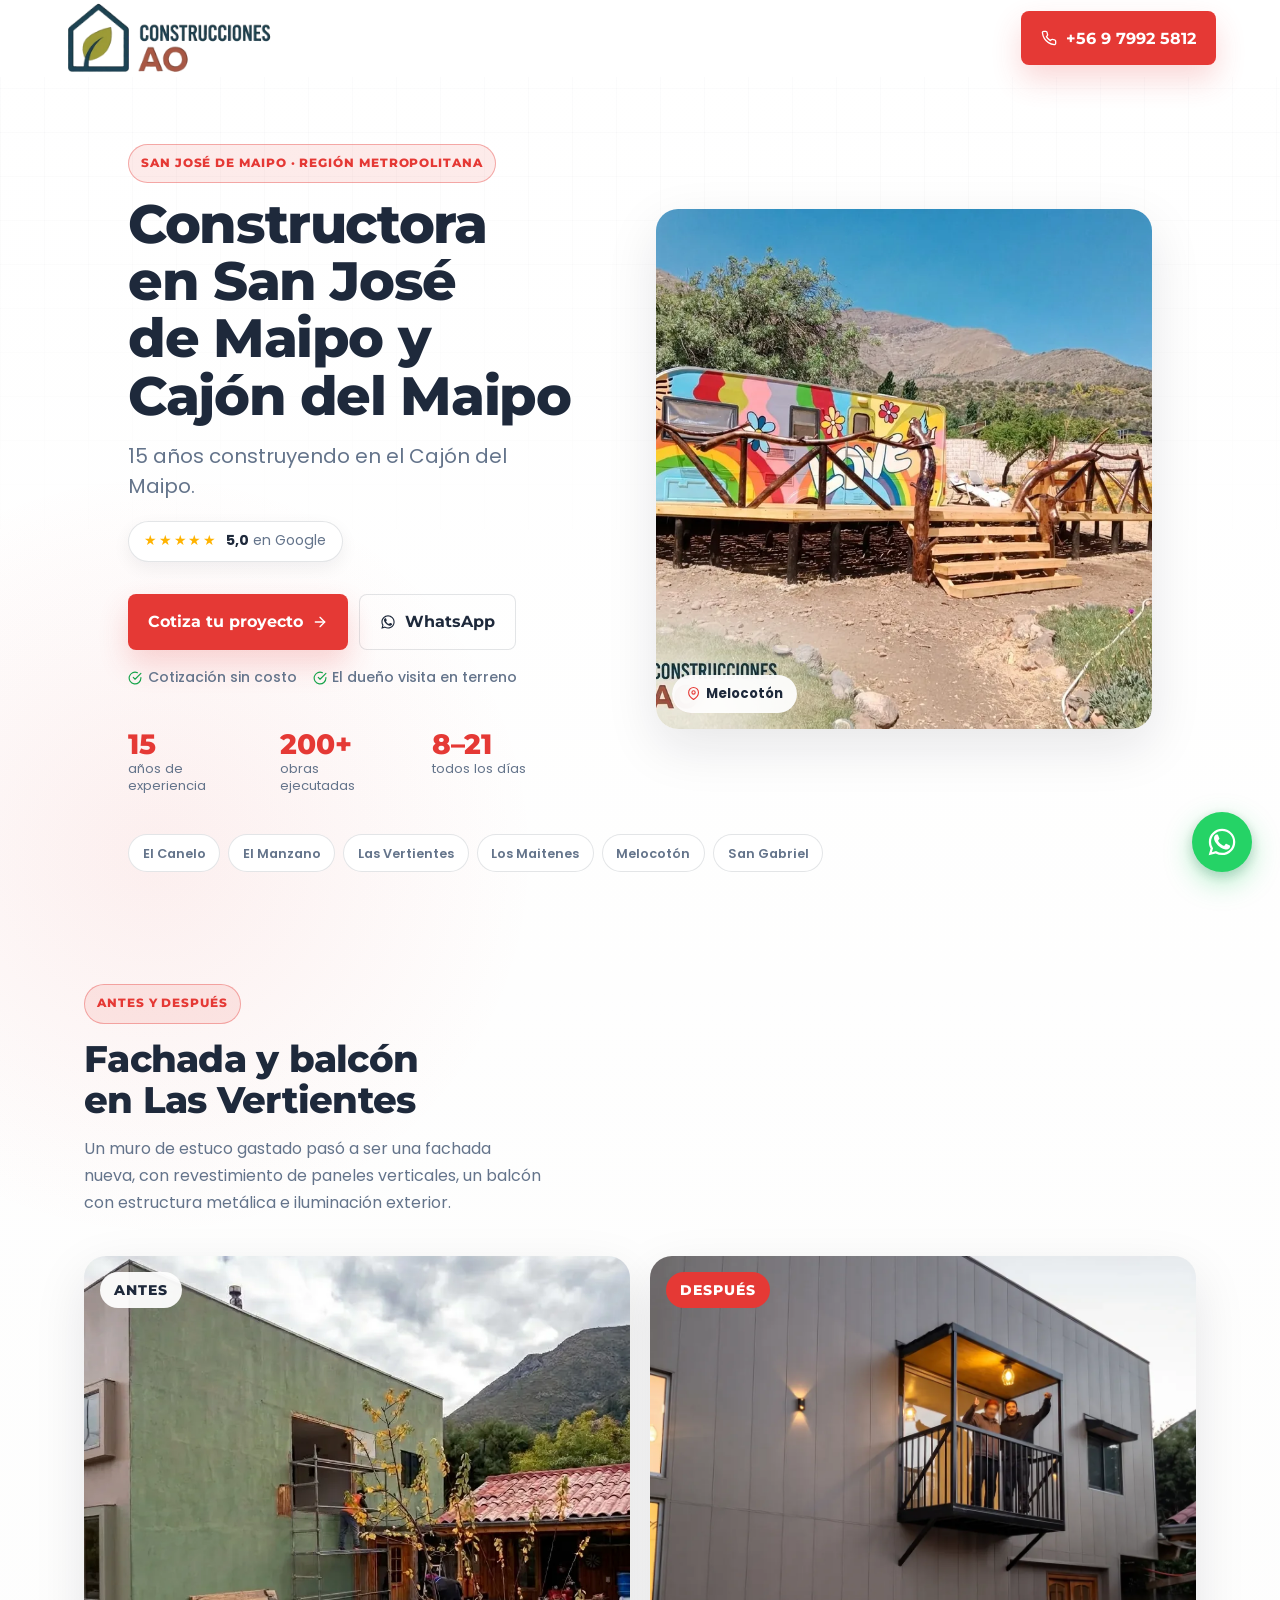
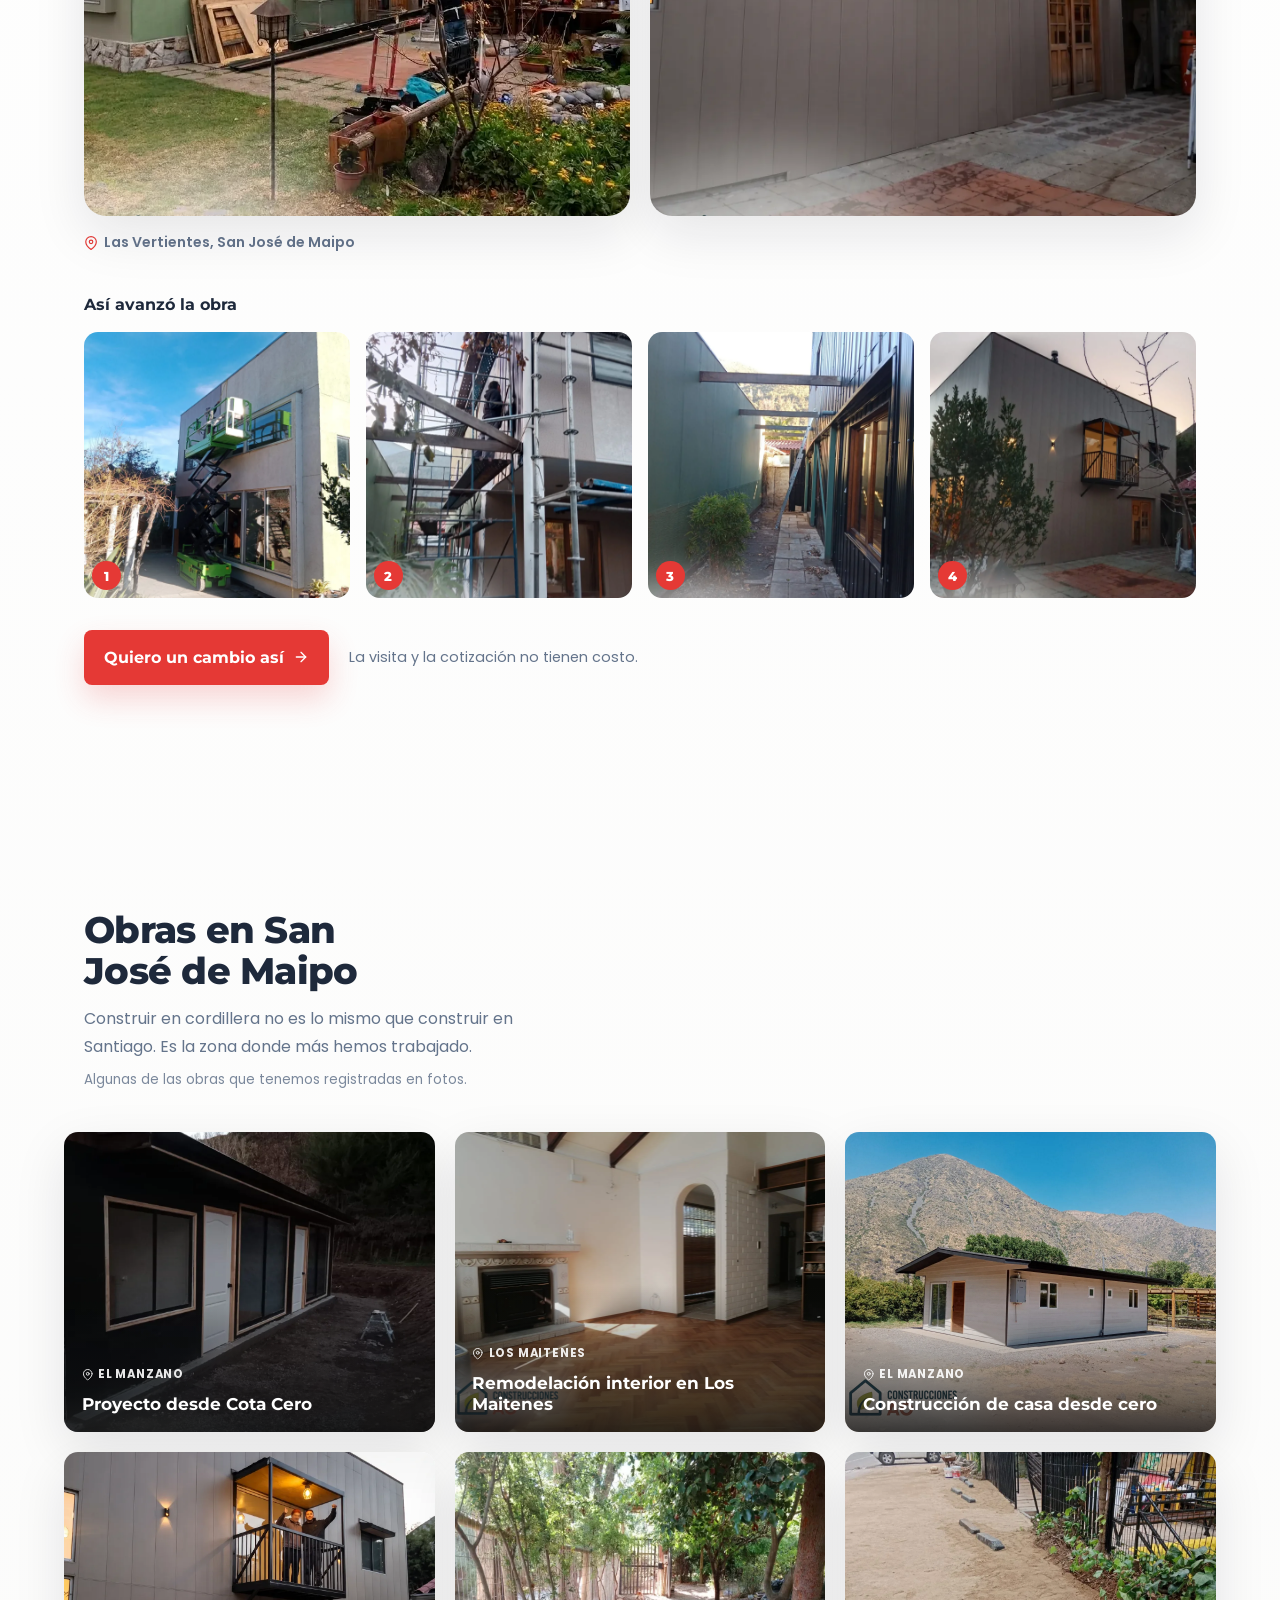
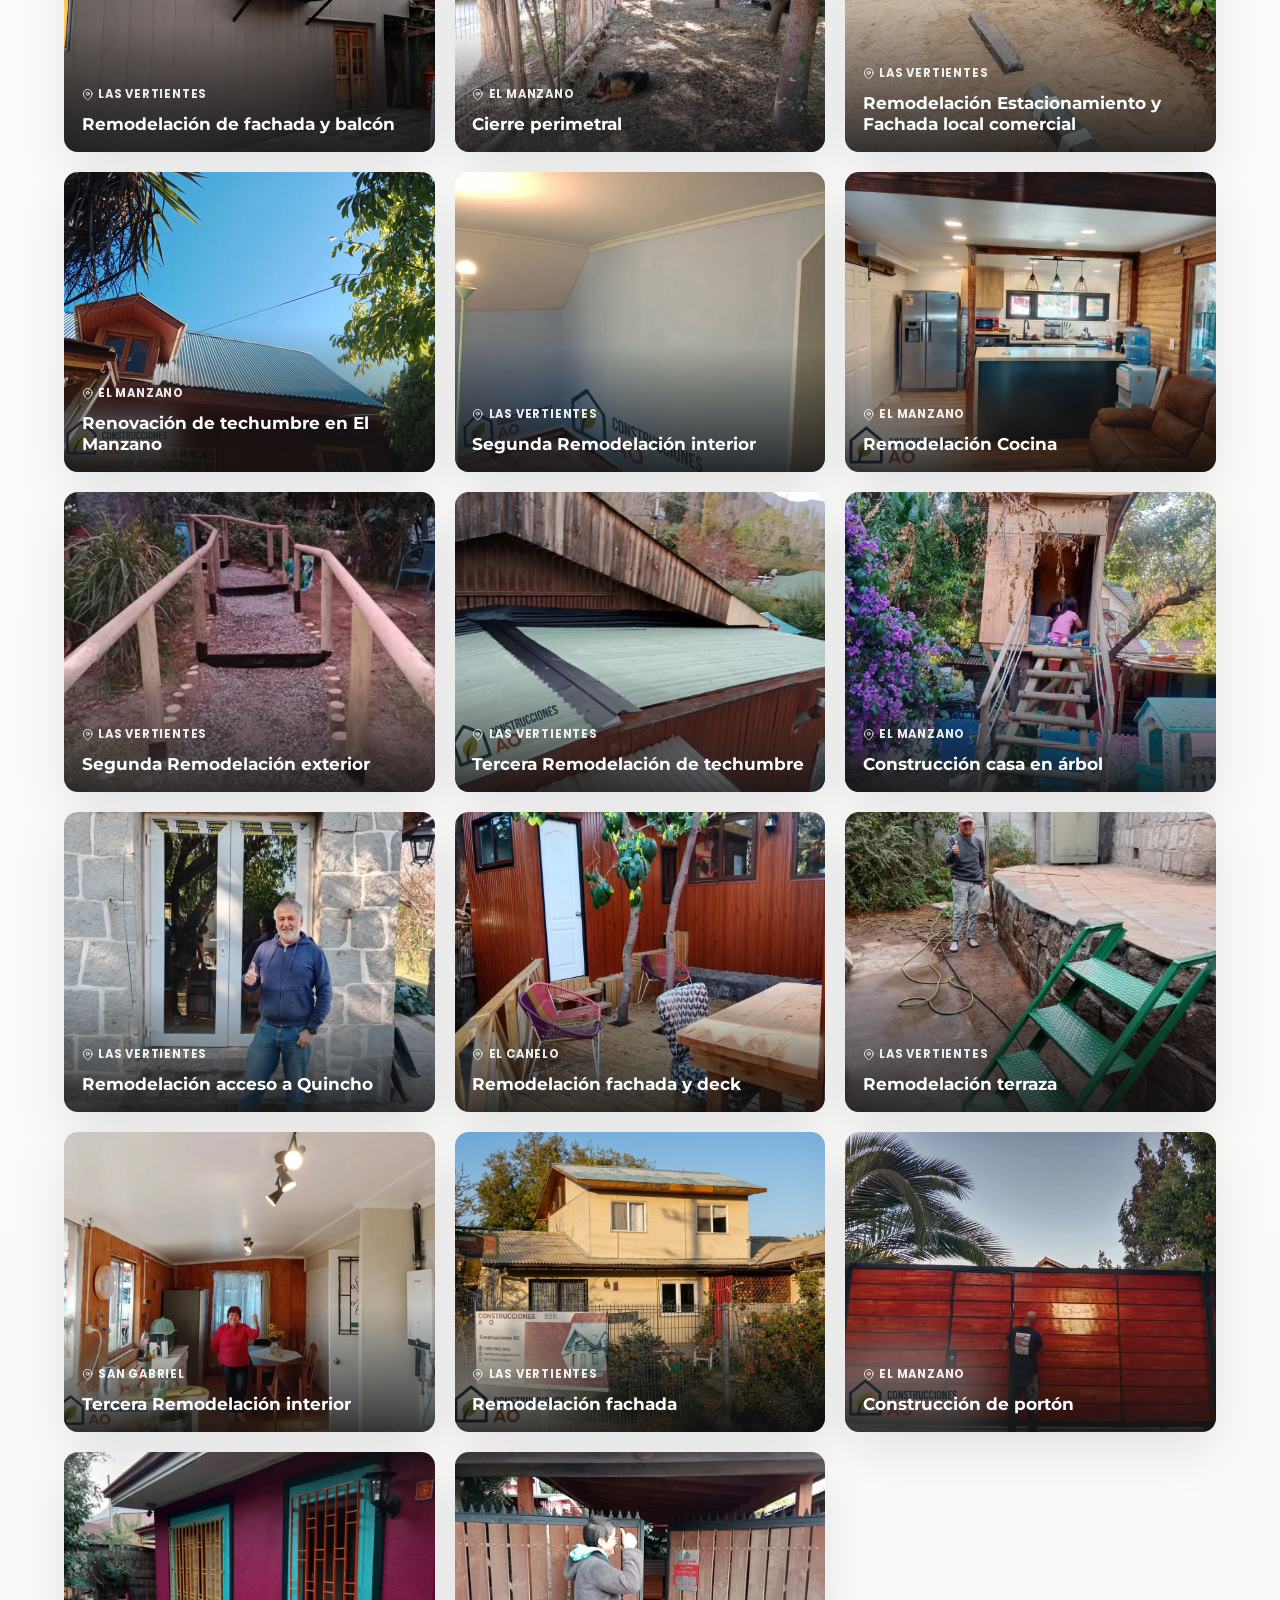
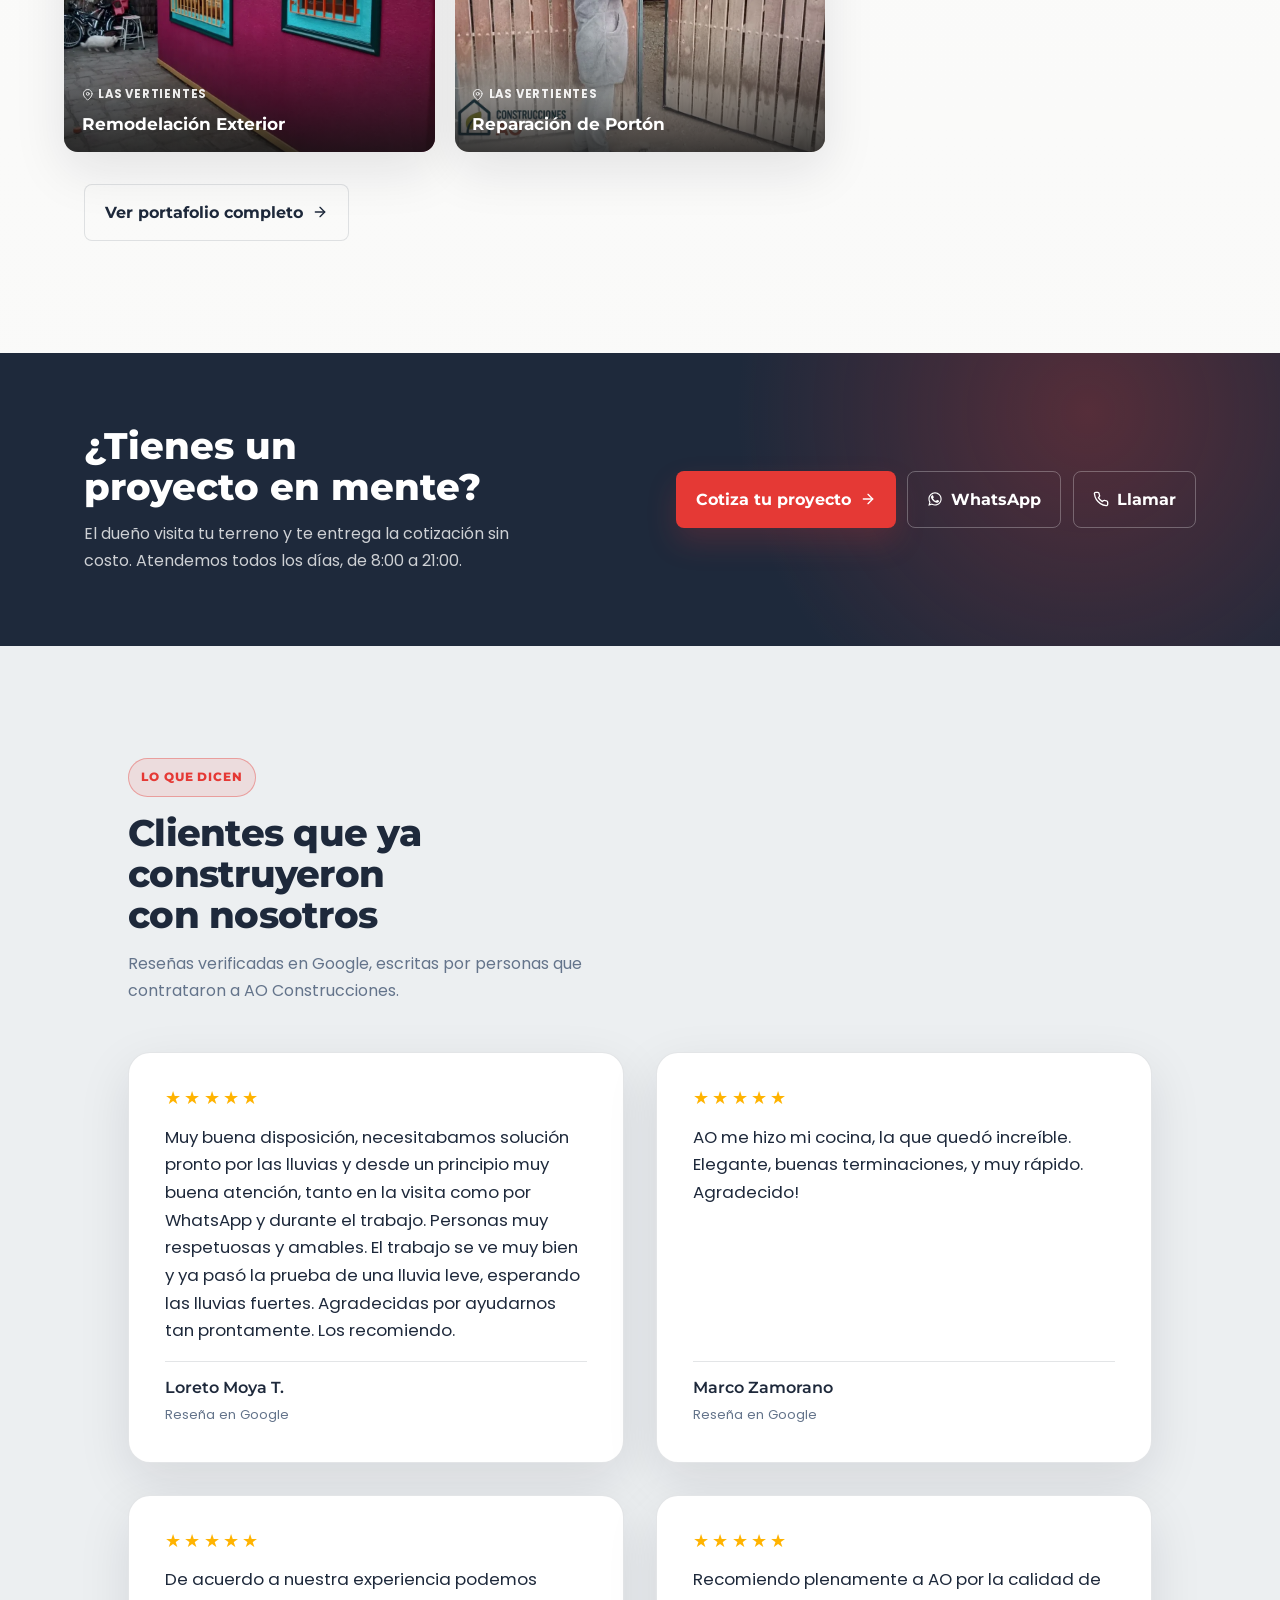
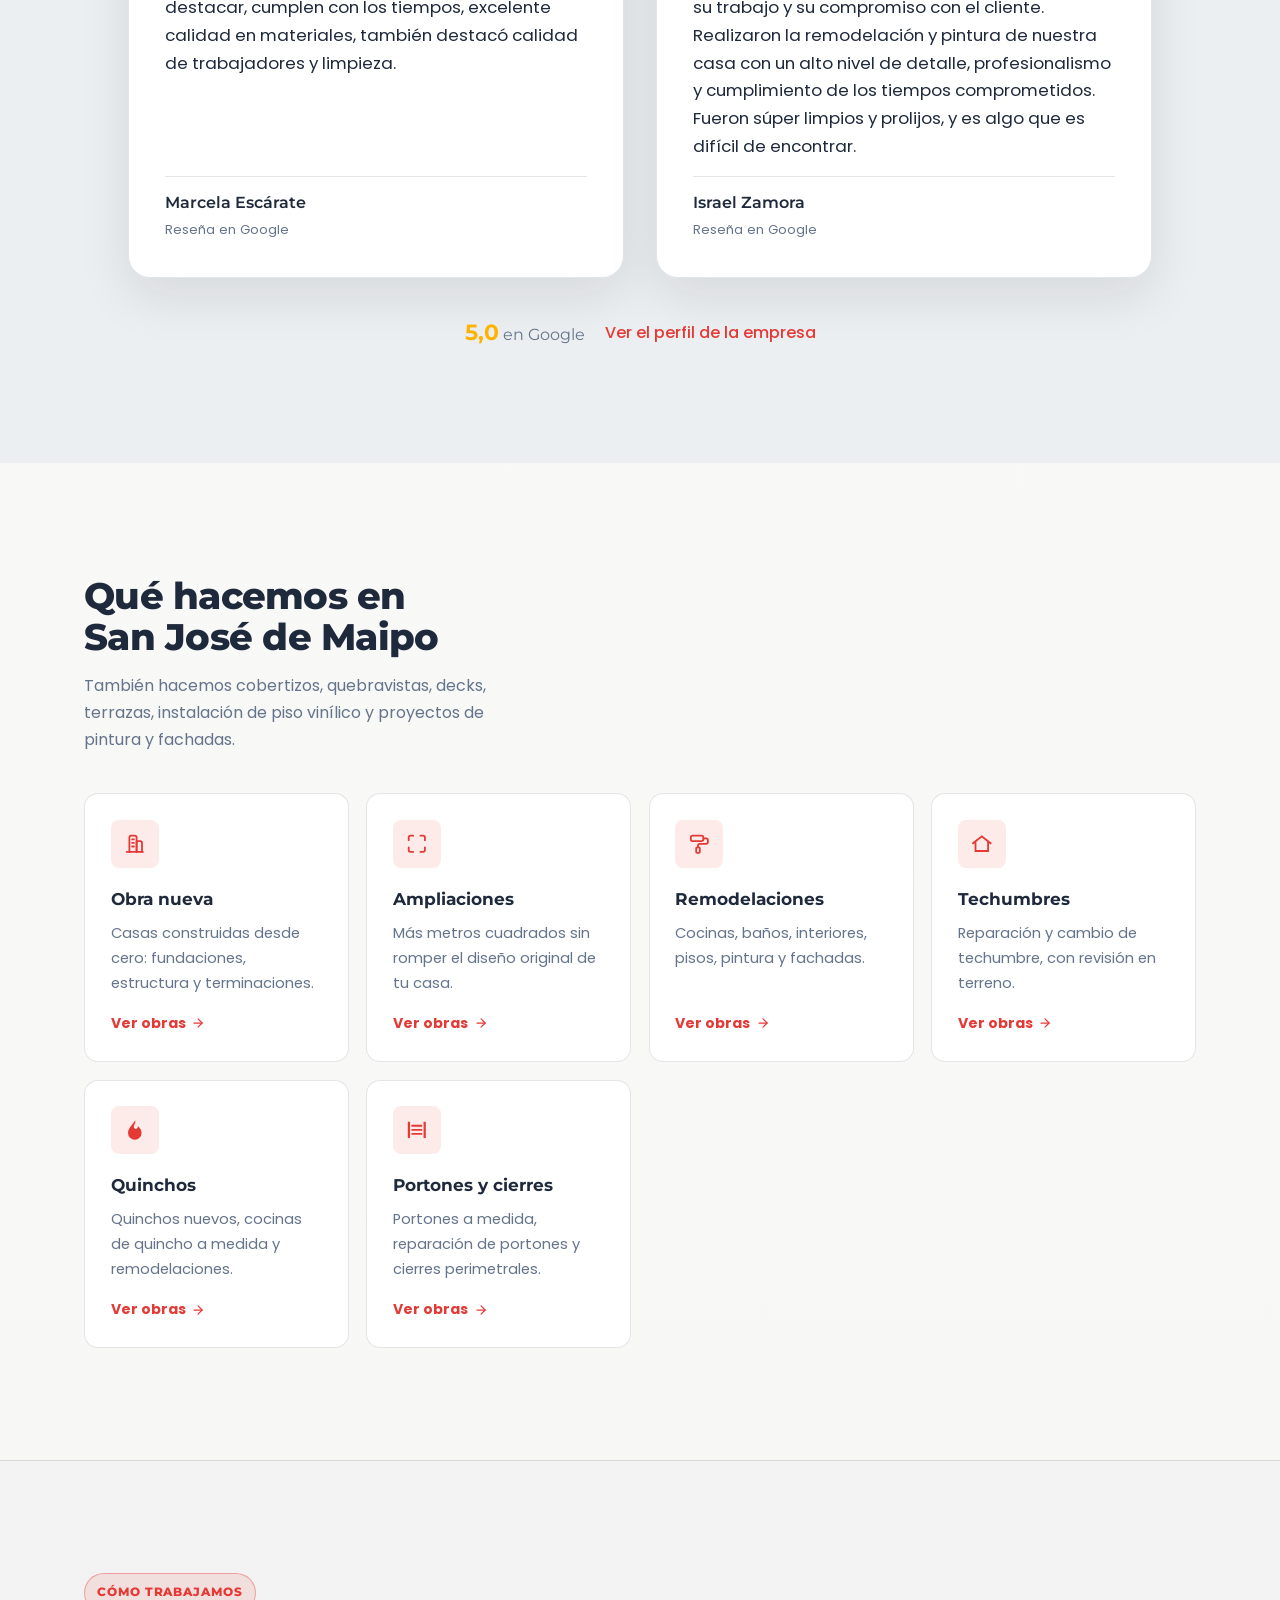
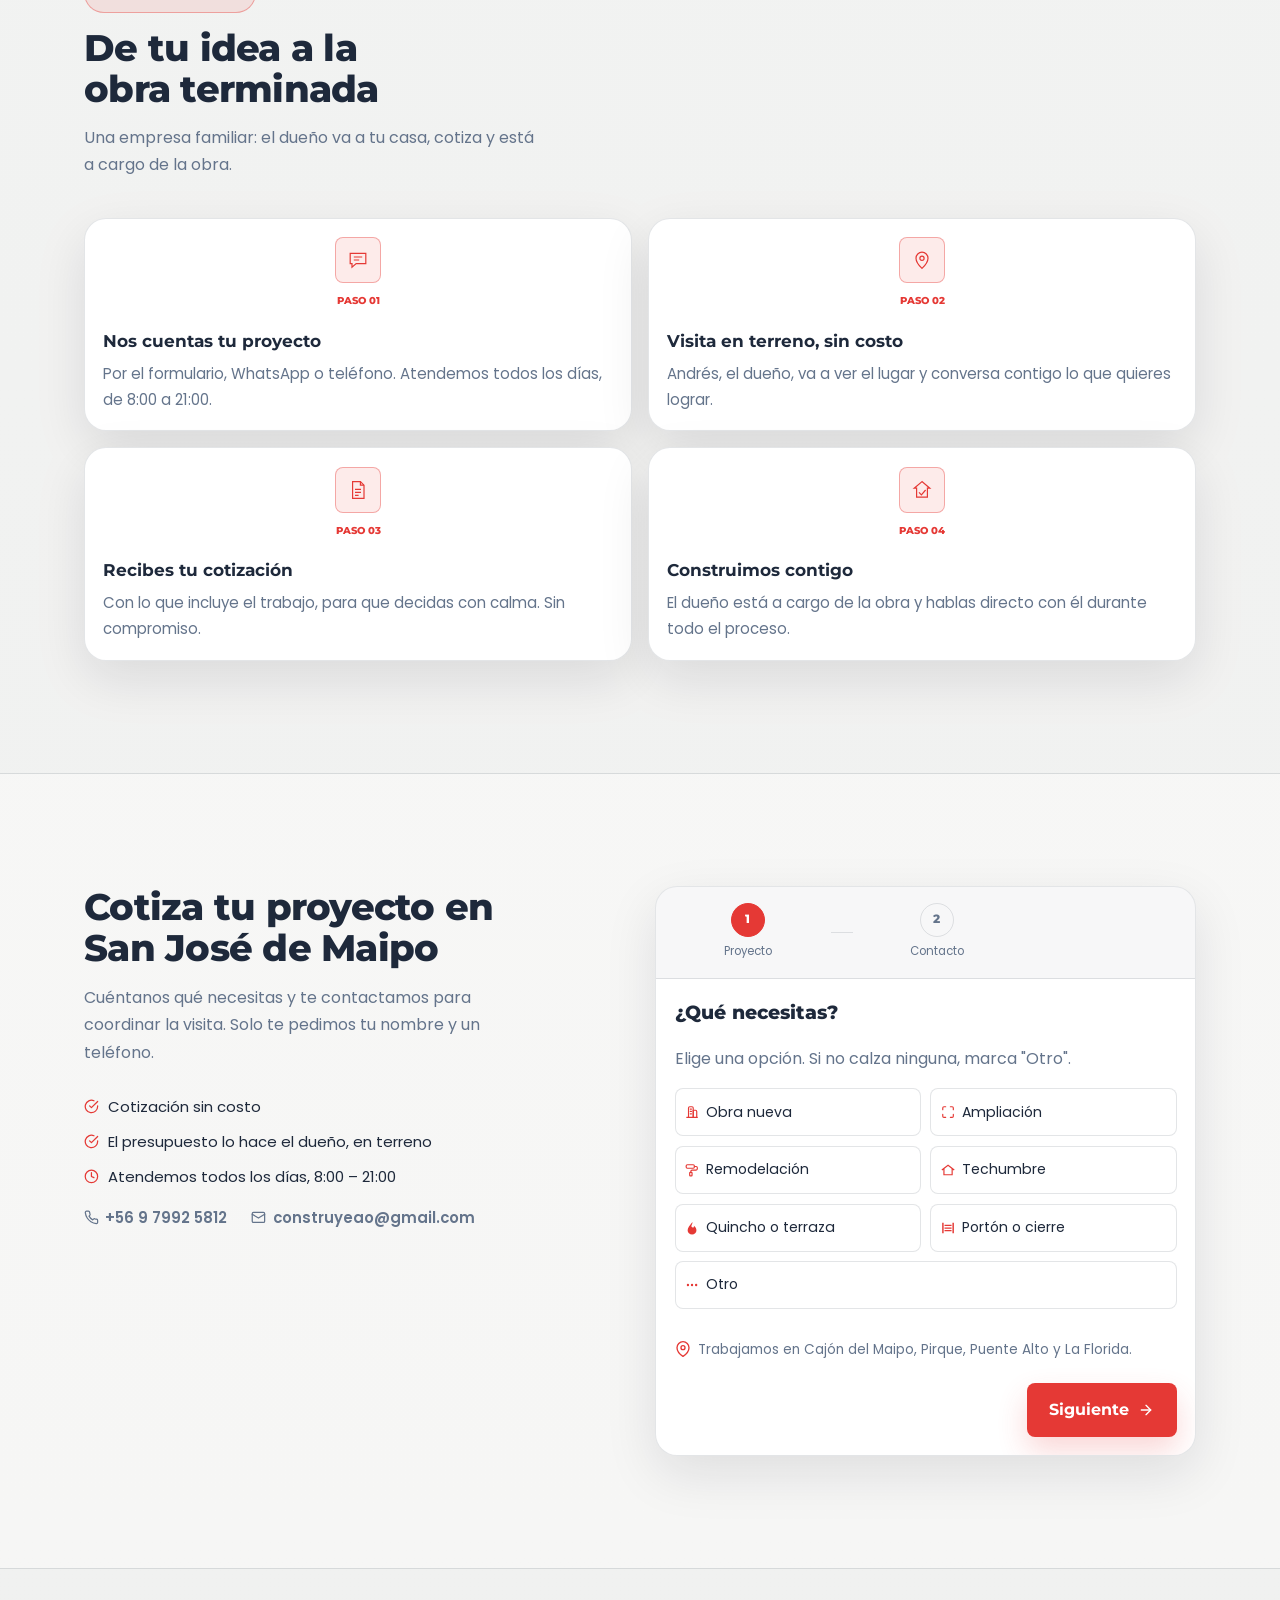
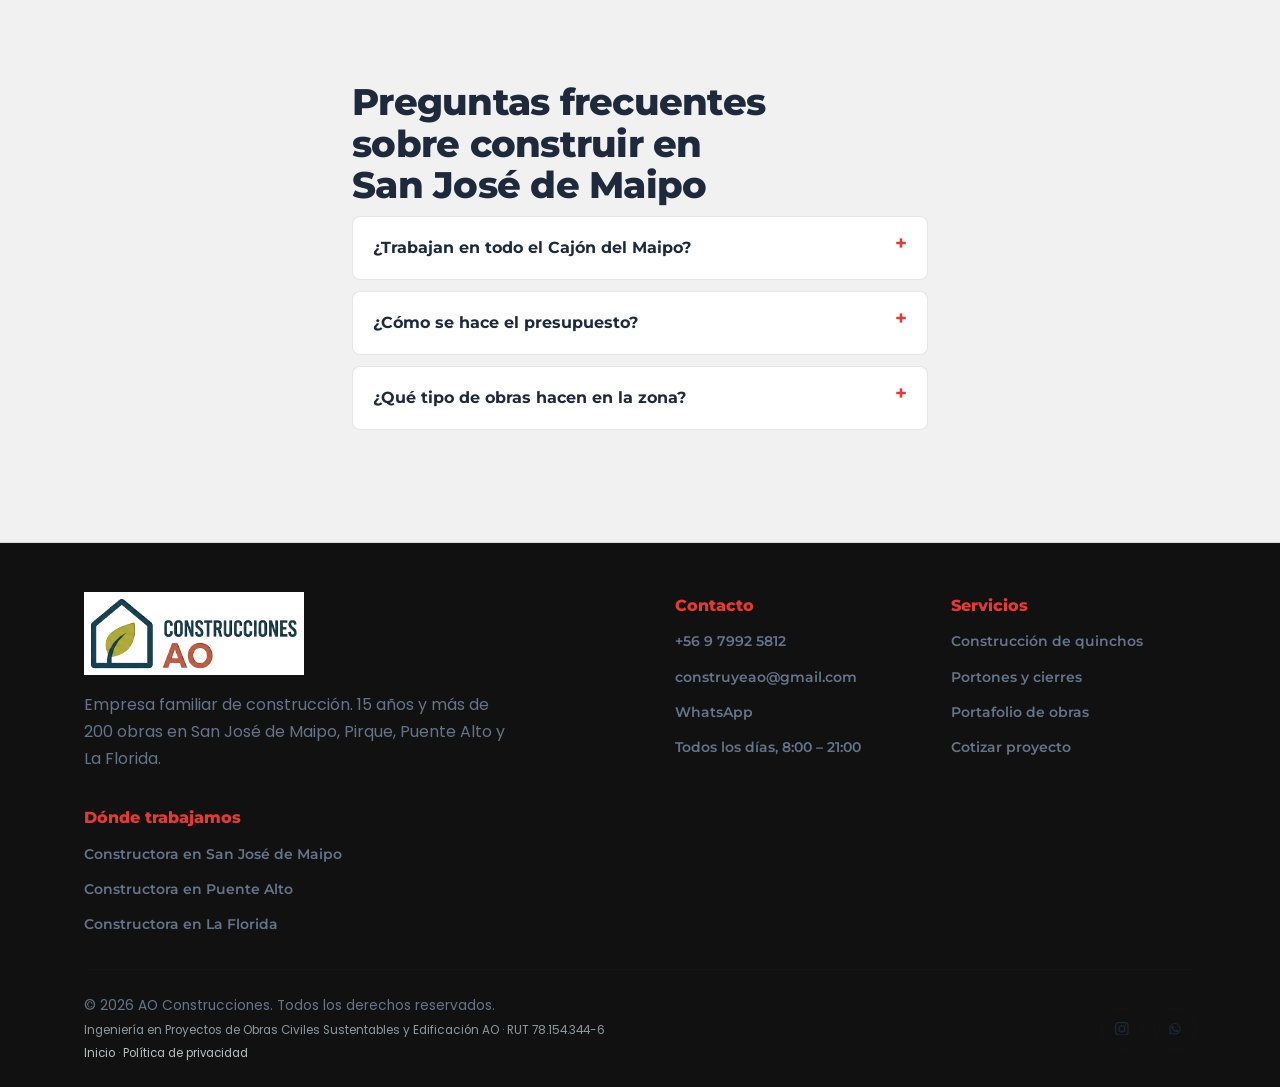
<file: constructora-san-jose-de-maipo.html>
<!DOCTYPE html>
<html lang="es">
<head>
  <meta charset="UTF-8">
  <meta name="viewport" content="width=device-width, initial-scale=1.0">
  <meta name="description" content="Constructora en San José de Maipo y Cajón del Maipo. Ampliaciones, remodelaciones y construcción de casas desde cero. 15 años de experiencia y más de 200 obras ejecutadas. Cotización sin costo.">
  <title>Constructora en San José de Maipo y Cajón del Maipo | AO Construcciones</title>
  <link rel="canonical" href="https://aoconstrucciones.cl/constructora-san-jose-de-maipo.html">
  <link rel="icon" href="favicon.ico" sizes="any">
  <link rel="icon" type="image/png" href="assets/img/favicon.png">

  <meta property="og:type" content="website">
  <meta property="og:title" content="Constructora en San José de Maipo y Cajón del Maipo | AO Construcciones">
  <meta property="og:description" content="15 años construyendo en el Cajón del Maipo.">
  <meta property="og:url" content="https://aoconstrucciones.cl/constructora-san-jose-de-maipo.html">
  <meta property="og:image" content="https://aoconstrucciones.cl/assets/img/og-aoconstrucciones.jpg">
  <meta property="og:image:width" content="1200">
  <meta property="og:image:height" content="630">
  <meta property="og:site_name" content="AO Construcciones">
  <meta property="og:locale" content="es_CL">
  <meta name="twitter:card" content="summary_large_image">

  <link rel="preconnect" href="https://fonts.googleapis.com">
  <link rel="preconnect" href="https://fonts.gstatic.com" crossorigin>
  <link href="https://fonts.googleapis.com/css2?family=Montserrat:wght@400;500;600;700&family=Poppins:wght@300;400;500;600&display=swap" rel="stylesheet">
  <link rel="stylesheet" href="css/styles.css?v=92817e322e">

  <script src="js/tracking.js?v=31e23a3bcc"></script>

  <script type="application/ld+json">
{
  "@context": "https://schema.org",
  "@type": "GeneralContractor",
  "name": "AO Construcciones",
  "description": "Constructora en San José de Maipo: ampliaciones, remodelaciones y construcción de casas desde cero.",
  "telephone": "+56979925812",
  "email": "construyeao@gmail.com",
  "url": "https://aoconstrucciones.cl/constructora-san-jose-de-maipo.html",
  "image": "https://aoconstrucciones.cl/assets/img/ao-construcciones-logo-portfolio-transparent.webp",
  "priceRange": "$$",
  "address": {
    "@type": "PostalAddress",
    "addressLocality": "San José de Maipo",
    "addressRegion": "Región Metropolitana",
    "postalCode": "9460000",
    "addressCountry": "CL"
  },
  "areaServed": [
    {
      "@type": "City",
      "name": "San José de Maipo",
      "addressRegion": "Región Metropolitana",
      "addressCountry": "CL"
    }
  ],
  "sameAs": [
    "https://www.instagram.com/aoconstrucciones.cl/"
  ],
  "openingHoursSpecification": [
    {
      "@type": "OpeningHoursSpecification",
      "dayOfWeek": [
        "Monday",
        "Tuesday",
        "Wednesday",
        "Thursday",
        "Friday",
        "Saturday",
        "Sunday"
      ],
      "opens": "08:00",
      "closes": "21:00"
    }
  ]
}
  </script>
  <script type="application/ld+json">
{
  "@context": "https://schema.org",
  "@type": "FAQPage",
  "mainEntity": [
    {
      "@type": "Question",
      "name": "¿Trabajan en todo el Cajón del Maipo?",
      "acceptedAnswer": {
        "@type": "Answer",
        "text": "Sí. Tenemos obras ejecutadas en Las Vertientes, El Manzano, El Canelo, Melocotón y San Gabriel. Puedes verlas todas en nuestro portafolio."
      }
    },
    {
      "@type": "Question",
      "name": "¿Cómo se hace el presupuesto?",
      "acceptedAnswer": {
        "@type": "Answer",
        "text": "Andrés, dueño de la empresa, va en persona a ver el proyecto. No damos precios por teléfono ni por metro cuadrado: cada obra depende del terreno, del acceso y de lo que quieras lograr. La visita no tiene costo."
      }
    },
    {
      "@type": "Question",
      "name": "¿Qué tipo de obras hacen en la zona?",
      "acceptedAnswer": {
        "@type": "Answer",
        "text": "Construcción de casas desde cero, ampliaciones, remodelaciones interiores y exteriores, techumbres, terrazas, decks, quinchos, cobertizos, portones, quebravistas, piso vinílico y pintura de fachadas. En el portafolio están las obras con fotos del proceso."
      }
    }
  ]
}
  </script>
</head>
<body>
  <svg class="icon-sprite" aria-hidden="true" focusable="false"><defs>
    <symbol id="i-arrow-left" viewBox="0 0 24 24" fill="none" stroke="currentColor" stroke-width="2" stroke-linecap="round" stroke-linejoin="round"><path d="M19 12H5"/><path d="M12 19l-7-7 7-7"/></symbol>
    <symbol id="i-arrow-right" viewBox="0 0 24 24" fill="none" stroke="currentColor" stroke-width="2" stroke-linecap="round" stroke-linejoin="round"><path d="M5 12h14"/><path d="M12 5l7 7-7 7"/></symbol>
    <symbol id="i-building" viewBox="0 0 24 24" fill="none" stroke="currentColor" stroke-width="2" stroke-linecap="round" stroke-linejoin="round"><path d="M3 21h18"/><path d="M6 21V5a2 2 0 0 1 2-2h4a2 2 0 0 1 2 2v16"/><path d="M14 21V9h4a2 2 0 0 1 2 2v10"/><path d="M9 7h2"/><path d="M9 11h2"/><path d="M9 15h2"/></symbol>
    <symbol id="i-circle-check" viewBox="0 0 24 24" fill="none" stroke="currentColor" stroke-width="2" stroke-linecap="round" stroke-linejoin="round"><path d="M22 11.08V12a10 10 0 1 1-5.93-9.14"/><path d="M22 4L12 14.01l-3-3"/></symbol>
    <symbol id="i-clock" viewBox="0 0 24 24" fill="none" stroke="currentColor" stroke-width="2" stroke-linecap="round" stroke-linejoin="round"><circle cx="12" cy="12" r="10"/><path d="M12 6v6l4 2"/></symbol>
    <symbol id="i-ellipsis" viewBox="0 0 24 24" fill="none" stroke="currentColor" stroke-width="2" stroke-linecap="round" stroke-linejoin="round"><circle cx="5" cy="12" r="1"/><circle cx="12" cy="12" r="1"/><circle cx="19" cy="12" r="1"/></symbol>
    <symbol id="i-envelope" viewBox="0 0 24 24" fill="none" stroke="currentColor" stroke-width="2" stroke-linecap="round" stroke-linejoin="round"><rect x="2" y="4" width="20" height="16" rx="2"/><path d="M22 7l-10 6L2 7"/></symbol>
    <symbol id="i-expand" viewBox="0 0 24 24" fill="none" stroke="currentColor" stroke-width="2" stroke-linecap="round" stroke-linejoin="round"><path d="M8 3H5a2 2 0 0 0-2 2v3"/><path d="M21 8V5a2 2 0 0 0-2-2h-3"/><path d="M3 16v3a2 2 0 0 0 2 2h3"/><path d="M16 21h3a2 2 0 0 0 2-2v-3"/></symbol>
    <symbol id="i-fire" viewBox="0 0 24 24" fill="currentColor"><path d="M12.6 1.5c.6 3.2-1.7 4.8-1.7 7.2 0 1.4 1 2.4 2.3 2.4 1.5 0 2.4-1.2 2-3.2 2.6 1.9 4.3 4.7 4.3 7.7A7.5 7.5 0 0 1 4.5 15.6c0-4.5 3.4-7.6 8.1-14.1z"/></symbol>
    <symbol id="i-gate" viewBox="0 0 24 24" fill="currentColor"><path d="M2 3h2.5v18H2zm17.5 0H22v18h-2.5zM6 6.5h12v2H6zm0 4.5h12v2H6zm0 4.5h12v2H6z"/></symbol>
    <symbol id="i-instagram" viewBox="0 0 24 24" fill="currentColor"><path d="M12 2.16c3.2 0 3.58.01 4.85.07 1.17.05 1.8.25 2.23.41.56.22.96.48 1.38.9.42.42.68.82.9 1.38.16.42.36 1.06.41 2.23.06 1.27.07 1.65.07 4.85s-.01 3.58-.07 4.85c-.05 1.17-.25 1.8-.41 2.23-.22.56-.48.96-.9 1.38-.42.42-.82.68-1.38.9-.42.16-1.06.36-2.23.41-1.27.06-1.65.07-4.85.07s-3.58-.01-4.85-.07c-1.17-.05-1.8-.25-2.23-.41-.56-.22-.96-.48-1.38-.9-.42-.42-.68-.82-.9-1.38-.16-.42-.36-1.06-.41-2.23-.06-1.27-.07-1.65-.07-4.85s.01-3.58.07-4.85c.05-1.17.25-1.8.41-2.23.22-.56.48-.96.9-1.38.42-.42.82-.68 1.38-.9.42-.16 1.06-.36 2.23-.41 1.27-.06 1.65-.07 4.85-.07M12 0C8.74 0 8.33.01 7.05.07 5.78.13 4.9.33 4.14.63a5.9 5.9 0 0 0-2.13 1.38A5.9 5.9 0 0 0 .63 4.14c-.3.76-.5 1.64-.56 2.91C.01 8.33 0 8.74 0 12s.01 3.67.07 4.95c.06 1.27.26 2.15.56 2.91a5.9 5.9 0 0 0 1.38 2.13 5.9 5.9 0 0 0 2.13 1.38c.76.3 1.64.5 2.91.56C8.33 23.99 8.74 24 12 24s3.67-.01 4.95-.07c1.27-.06 2.15-.26 2.91-.56a5.9 5.9 0 0 0 2.13-1.38 5.9 5.9 0 0 0 1.38-2.13c.3-.76.5-1.64.56-2.91.06-1.28.07-1.69.07-4.95s-.01-3.67-.07-4.95c-.06-1.27-.26-2.15-.56-2.91a5.9 5.9 0 0 0-1.38-2.13A5.9 5.9 0 0 0 19.86.63c-.76-.3-1.64-.5-2.91-.56C15.67.01 15.26 0 12 0z"/><path d="M12 5.84A6.16 6.16 0 1 0 18.16 12 6.16 6.16 0 0 0 12 5.84zM12 16a4 4 0 1 1 4-4 4 4 0 0 1-4 4z"/><circle cx="18.41" cy="5.59" r="1.44"/></symbol>
    <symbol id="i-location-dot" viewBox="0 0 24 24" fill="none" stroke="currentColor" stroke-width="2" stroke-linecap="round" stroke-linejoin="round"><path d="M21 10c0 7-9 13-9 13s-9-6-9-13a9 9 0 0 1 18 0z"/><circle cx="12" cy="10" r="3"/></symbol>
    <symbol id="i-paint-roller" viewBox="0 0 24 24" fill="none" stroke="currentColor" stroke-width="2" stroke-linecap="round" stroke-linejoin="round"><rect x="2" y="3" width="14" height="6" rx="2"/><path d="M16 6h3a2 2 0 0 1 2 2v2a2 2 0 0 1-2 2h-7a2 2 0 0 0-2 2v1"/><rect x="8" y="16" width="4" height="6" rx="1"/></symbol>
    <symbol id="i-paper-plane" viewBox="0 0 24 24" fill="none" stroke="currentColor" stroke-width="2" stroke-linecap="round" stroke-linejoin="round"><path d="M22 2L11 13"/><path d="M22 2l-7 20-4-9-9-4 20-7z"/></symbol>
    <symbol id="i-phone" viewBox="0 0 24 24" fill="none" stroke="currentColor" stroke-width="2" stroke-linecap="round" stroke-linejoin="round"><path d="M22 16.92v3a2 2 0 0 1-2.18 2 19.79 19.79 0 0 1-8.63-3.07 19.5 19.5 0 0 1-6-6A19.79 19.79 0 0 1 2.12 4.2 2 2 0 0 1 4.11 2h3a2 2 0 0 1 2 1.72c.13.96.35 1.9.66 2.81a2 2 0 0 1-.45 2.11L8.09 9.91a16 16 0 0 0 6 6l1.27-1.23a2 2 0 0 1 2.11-.45c.91.31 1.85.53 2.81.66A2 2 0 0 1 22 16.92z"/></symbol>
    <symbol id="i-roof" viewBox="0 0 24 24" fill="currentColor"><path d="M12 2.5 0.8 11.2l1.3 1.6L4 11.3V21h16v-9.7l1.9 1.5 1.3-1.6zM18 19H6v-9.2l6-4.7 6 4.7z"/></symbol>
    <symbol id="i-shield-halved" viewBox="0 0 24 24" fill="none" stroke="currentColor" stroke-width="2" stroke-linecap="round" stroke-linejoin="round"><path d="M12 22s8-4 8-10V5l-8-3-8 3v7c0 6 8 10 8 10z"/><path d="M12 2v20"/></symbol>
    <symbol id="i-whatsapp" viewBox="0 0 24 24" fill="currentColor"><path d="M17.47 14.38c-.3-.15-1.76-.87-2.03-.97-.27-.1-.47-.15-.67.15-.2.3-.77.96-.94 1.16-.17.2-.35.22-.65.07-.3-.15-1.25-.46-2.39-1.47-.88-.79-1.48-1.76-1.65-2.06-.17-.3-.02-.46.13-.61.13-.13.3-.35.45-.52.15-.17.2-.3.3-.5.1-.2.05-.37-.02-.52-.08-.15-.67-1.61-.92-2.21-.24-.58-.49-.5-.67-.51h-.57c-.2 0-.52.07-.79.37-.27.3-1.04 1.02-1.04 2.48s1.06 2.88 1.21 3.08c.15.2 2.1 3.2 5.08 4.49.71.3 1.26.49 1.69.63.71.22 1.36.19 1.87.12.57-.09 1.76-.72 2.01-1.41.25-.7.25-1.29.17-1.42-.07-.13-.27-.2-.57-.35z"/><path d="M12.04 2C6.58 2 2.13 6.45 2.13 11.91c0 1.75.46 3.45 1.32 4.95L2 22l5.25-1.38a9.86 9.86 0 0 0 4.79 1.22h.01c5.46 0 9.91-4.45 9.91-9.91S17.5 2 12.04 2zm0 18.15h-.01a8.2 8.2 0 0 1-4.18-1.15l-.3-.18-3.11.82.83-3.04-.2-.31a8.19 8.19 0 0 1-1.26-4.38c0-4.54 3.7-8.23 8.24-8.23 2.2 0 4.27.86 5.82 2.41a8.18 8.18 0 0 1 2.41 5.83c0 4.54-3.69 8.23-8.24 8.23z"/></symbol>
  </defs></svg>

  <header class="navbar" id="navbar" role="banner">
    <div class="navbar__inner">
      <a href="index.html" class="navbar__logo" aria-label="Ir al inicio de AO Construcciones">
        <img src="assets/img/ao-construcciones-logo-portfolio-transparent.webp" alt="AO Construcciones" width="512" height="186">
      </a>
      <a href="tel:+56979925812" class="navbar__cta" id="landing-phone">
        <svg class="icon" aria-hidden="true" focusable="false"><use href="#i-phone"></use></svg>
        <span class="navbar__cta-long">+56 9 7992 5812</span><span class="navbar__cta-short">Llamar</span>
      </a>
    </div>
  </header>

  <main>
    <section class="local-hero">
      <div class="container local-hero__grid">
        <div class="local-hero__text">
          <p class="section-tag">San José de Maipo · Región Metropolitana</p>
          <h1>Constructora en San José de Maipo y Cajón del Maipo</h1>
          <p class="local-hero__intro">15 años construyendo en el Cajón del Maipo.</p>
          <a class="local-hero__rating" href="#resenas">
            <span class="local-hero__stars" role="img" aria-label="Calificación 5 de 5 estrellas">&#9733;&#9733;&#9733;&#9733;&#9733;</span>
            <span><strong>5,0</strong> en Google</span>
          </a>
          <div class="local-hero__actions">
            <a href="#cotizar" class="btn-primary">Cotiza tu proyecto <svg class="icon" aria-hidden="true" focusable="false"><use href="#i-arrow-right"></use></svg></a>
            <a href="https://wa.me/56979925812?text=Hola%2C%20vi%20su%20sitio%20web%20y%20quiero%20cotizar%20un%20proyecto" target="_blank" rel="noopener noreferrer" class="btn-secondary"><svg class="icon" aria-hidden="true" focusable="false"><use href="#i-whatsapp"></use></svg> WhatsApp</a>
          </div>
          <p class="local-hero__assure"><span><svg class="icon" aria-hidden="true" focusable="false"><use href="#i-circle-check"></use></svg> Cotización sin costo</span><span><svg class="icon" aria-hidden="true" focusable="false"><use href="#i-circle-check"></use></svg> El dueño visita en terreno</span></p>
          <ul class="local-hero__trust">
            <li><strong>15</strong><span>años de experiencia</span></li>
            <li><strong>200+</strong><span>obras ejecutadas</span></li>
            <li><strong>8–21</strong><span>todos los días</span></li>
          </ul>
        </div>

        <figure class="local-hero__media">
          <img src="Portafolio%20AOconstrucciones/Construccion%20Deck%20Resultado%20final.webp?v=3" alt="Construcción Deck, obra de AO Construcciones en Melocotón, San José de Maipo" width="1080" height="810" loading="eager" fetchpriority="high">
          <figcaption><svg class="icon" aria-hidden="true" focusable="false"><use href="#i-location-dot"></use></svg> Melocotón</figcaption>
        </figure>
      </div>
      <div class="container"><ul class="local-sectors" aria-label="Sectores donde hemos trabajado"><li>El Canelo</li><li>El Manzano</li><li>Las Vertientes</li><li>Los Maitenes</li><li>Melocotón</li><li>San Gabriel</li></ul></div>
    </section>

    <section class="local-section local-ba-section">
      <div class="container">
        <div class="local-section__head">
          <p class="section-tag">Antes y después</p>
          <h2>Fachada y balcón en Las Vertientes</h2>
          <p class="local-section__lead">Un muro de estuco gastado pasó a ser una fachada nueva, con revestimiento de paneles verticales, un balcón con estructura metálica e iluminación exterior.</p>
        </div>
        <div class="local-ba">
          <figure class="local-ba__item">
            <img src="Portafolio%20AOconstrucciones/Remodelaci%C3%B3n%20de%20fachada%20y%20balc%C3%B3n.webp?v=3" alt="Antes de la obra en Las Vertientes, San José de Maipo" loading="lazy" width="900" height="1200">
            <figcaption class="local-ba__label">Antes</figcaption>
          </figure>
          <figure class="local-ba__item">
            <img src="Portafolio%20AOconstrucciones/Remodelaci%C3%B3n%20de%20fachada%20y%20balc%C3%B3n%20Resultado%20final.webp?v=3" alt="Después: Remodelación de fachada y balcón terminada por AO Construcciones en Las Vertientes, San José de Maipo" loading="lazy" width="900" height="1200">
            <figcaption class="local-ba__label local-ba__label--after">Después</figcaption>
          </figure>
        </div>
        <p class="local-ba__place"><svg class="icon" aria-hidden="true" focusable="false"><use href="#i-location-dot"></use></svg> Las Vertientes, San José de Maipo</p>
        <p class="local-steps__title">Así avanzó la obra</p>
        <div class="local-steps" role="list" aria-label="Fotos del proceso">
          <figure class="local-steps__item" role="listitem">
            <img src="Portafolio%20AOconstrucciones/Remodelaci%C3%B3n%20de%20fachada%20y%20balc%C3%B3n%203.webp?v=3" alt="Proceso de la obra en Las Vertientes, San José de Maipo, foto 1" loading="lazy" width="600" height="600">
            <figcaption>1</figcaption>
          </figure>
          <figure class="local-steps__item" role="listitem">
            <img src="Portafolio%20AOconstrucciones/Remodelaci%C3%B3n%20de%20fachada%20y%20balc%C3%B3n%204.webp?v=3" alt="Proceso de la obra en Las Vertientes, San José de Maipo, foto 2" loading="lazy" width="600" height="600">
            <figcaption>2</figcaption>
          </figure>
          <figure class="local-steps__item" role="listitem">
            <img src="Portafolio%20AOconstrucciones/Remodelaci%C3%B3n%20de%20fachada%20y%20balc%C3%B3n%205.webp?v=3" alt="Proceso de la obra en Las Vertientes, San José de Maipo, foto 3" loading="lazy" width="600" height="600">
            <figcaption>3</figcaption>
          </figure>
          <figure class="local-steps__item" role="listitem">
            <img src="Portafolio%20AOconstrucciones/Remodelaci%C3%B3n%20de%20fachada%20y%20balc%C3%B3n%206.webp?v=3" alt="Proceso de la obra en Las Vertientes, San José de Maipo, foto 4" loading="lazy" width="600" height="600">
            <figcaption>4</figcaption>
          </figure>
        </div>
        <div class="local-ba__cta">
          <a href="#cotizar" class="btn-primary">Quiero un cambio así <svg class="icon" aria-hidden="true" focusable="false"><use href="#i-arrow-right"></use></svg></a>
          <span>La visita y la cotización no tienen costo.</span>
        </div>
      </div>
    </section>

    <section class="local-section">
      <div class="container local-section__head">
        <h2>Obras en San José de Maipo</h2>
        <p class="local-section__lead">Construir en cordillera no es lo mismo que construir en Santiago. Es la zona donde más hemos trabajado.</p>
        <p class="local-section__note">Algunas de las obras que tenemos registradas en fotos.</p>
      </div>
      <div class="local-works-wrap">
        <div class="local-works" role="list" aria-label="Obras en San José de Maipo">
          <article class="local-work" role="listitem">
            <img src="Portafolio%20AOconstrucciones/Proyecto%20desde%20Cota%20Cero%20Resultado%20final.webp?v=3" alt="Proyecto desde Cota Cero, obra de AO Construcciones en El Manzano, San José de Maipo" loading="lazy" width="1080" height="810">
            <figcaption class="local-work__caption">
              <span class="local-work__place"><svg class="icon" aria-hidden="true" focusable="false"><use href="#i-location-dot"></use></svg> El Manzano</span>
              <h3>Proyecto desde Cota Cero</h3>
            </figcaption>
          </article>
          <article class="local-work" role="listitem">
            <img src="Portafolio%20AOconstrucciones/Remodelaci%C3%B3n%20interior%20en%20Los%20Maitenes%20Resultado%20final.webp?v=3" alt="Remodelación interior en Los Maitenes, obra de AO Construcciones en Los Maitenes, San José de Maipo" loading="lazy" width="1080" height="810">
            <figcaption class="local-work__caption">
              <span class="local-work__place"><svg class="icon" aria-hidden="true" focusable="false"><use href="#i-location-dot"></use></svg> Los Maitenes</span>
              <h3>Remodelación interior en Los Maitenes</h3>
            </figcaption>
          </article>
          <article class="local-work" role="listitem">
            <img src="Portafolio%20AOconstrucciones/Construcci%C3%B3n%20de%20casa%20desde%20cero%20Resultado%20final.webp?v=3" alt="Construcción de casa desde cero, obra de AO Construcciones en El Manzano, San José de Maipo" loading="lazy" width="1080" height="810">
            <figcaption class="local-work__caption">
              <span class="local-work__place"><svg class="icon" aria-hidden="true" focusable="false"><use href="#i-location-dot"></use></svg> El Manzano</span>
              <h3>Construcción de casa desde cero</h3>
            </figcaption>
          </article>
          <article class="local-work" role="listitem">
            <img src="Portafolio%20AOconstrucciones/Remodelaci%C3%B3n%20de%20fachada%20y%20balc%C3%B3n%20Resultado%20final.webp?v=3" alt="Remodelación de fachada y balcón, obra de AO Construcciones en Las Vertientes, San José de Maipo" loading="lazy" width="1080" height="810">
            <figcaption class="local-work__caption">
              <span class="local-work__place"><svg class="icon" aria-hidden="true" focusable="false"><use href="#i-location-dot"></use></svg> Las Vertientes</span>
              <h3>Remodelación de fachada y balcón</h3>
            </figcaption>
          </article>
          <article class="local-work" role="listitem">
            <img src="Portafolio%20AOconstrucciones/Cierre%20perimetral%20Resultado%20final.webp?v=3" alt="Cierre perimetral, obra de AO Construcciones en El Manzano, San José de Maipo" loading="lazy" width="1080" height="810">
            <figcaption class="local-work__caption">
              <span class="local-work__place"><svg class="icon" aria-hidden="true" focusable="false"><use href="#i-location-dot"></use></svg> El Manzano</span>
              <h3>Cierre perimetral</h3>
            </figcaption>
          </article>
          <article class="local-work" role="listitem">
            <img src="Portafolio%20AOconstrucciones/Remodelaci%C3%B3n%20Estacionamiento%20y%20Fachada%20local%20comercial%20Resultado%20final.webp?v=3" alt="Remodelación Estacionamiento y Fachada local comercial, obra de AO Construcciones en Las Vertientes, San José de Maipo" loading="lazy" width="1080" height="810">
            <figcaption class="local-work__caption">
              <span class="local-work__place"><svg class="icon" aria-hidden="true" focusable="false"><use href="#i-location-dot"></use></svg> Las Vertientes</span>
              <h3>Remodelación Estacionamiento y Fachada local comercial</h3>
            </figcaption>
          </article>
          <article class="local-work" role="listitem">
            <img src="Portafolio%20AOconstrucciones/Renovaci%C3%B3n%20de%20techumbre%20en%20El%20Manzano%20Resultado%20final.webp?v=3" alt="Renovación de techumbre en El Manzano, obra de AO Construcciones en El Manzano, San José de Maipo" loading="lazy" width="1080" height="810">
            <figcaption class="local-work__caption">
              <span class="local-work__place"><svg class="icon" aria-hidden="true" focusable="false"><use href="#i-location-dot"></use></svg> El Manzano</span>
              <h3>Renovación de techumbre en El Manzano</h3>
            </figcaption>
          </article>
          <article class="local-work" role="listitem">
            <img src="Portafolio%20AOconstrucciones/2da%20Remodelaci%C3%B3n%20interior%20Resultado%20final.webp?v=3" alt="Segunda Remodelación interior, obra de AO Construcciones en Las Vertientes, San José de Maipo" loading="lazy" width="1080" height="810">
            <figcaption class="local-work__caption">
              <span class="local-work__place"><svg class="icon" aria-hidden="true" focusable="false"><use href="#i-location-dot"></use></svg> Las Vertientes</span>
              <h3>Segunda Remodelación interior</h3>
            </figcaption>
          </article>
          <article class="local-work" role="listitem">
            <img src="Portafolio%20AOconstrucciones/Remodelaci%C3%B3n%20Cocina%20Resultado%20final.webp?v=3" alt="Remodelación Cocina, obra de AO Construcciones en El Manzano, San José de Maipo" loading="lazy" width="1080" height="810">
            <figcaption class="local-work__caption">
              <span class="local-work__place"><svg class="icon" aria-hidden="true" focusable="false"><use href="#i-location-dot"></use></svg> El Manzano</span>
              <h3>Remodelación Cocina</h3>
            </figcaption>
          </article>
          <article class="local-work" role="listitem">
            <img src="Portafolio%20AOconstrucciones/2da%20Remodelaci%C3%B3n%20exterior%20Resultado%20final.webp?v=3" alt="Segunda Remodelación exterior, obra de AO Construcciones en Las Vertientes, San José de Maipo" loading="lazy" width="1080" height="810">
            <figcaption class="local-work__caption">
              <span class="local-work__place"><svg class="icon" aria-hidden="true" focusable="false"><use href="#i-location-dot"></use></svg> Las Vertientes</span>
              <h3>Segunda Remodelación exterior</h3>
            </figcaption>
          </article>
          <article class="local-work" role="listitem">
            <img src="Portafolio%20AOconstrucciones/3ra%20remodelacion%20de%20techumbre%20Resultado%20final.webp?v=3" alt="Tercera Remodelación de techumbre, obra de AO Construcciones en Las Vertientes, San José de Maipo" loading="lazy" width="1080" height="810">
            <figcaption class="local-work__caption">
              <span class="local-work__place"><svg class="icon" aria-hidden="true" focusable="false"><use href="#i-location-dot"></use></svg> Las Vertientes</span>
              <h3>Tercera Remodelación de techumbre</h3>
            </figcaption>
          </article>
          <article class="local-work" role="listitem">
            <img src="Portafolio%20AOconstrucciones/Construccion%20casa%20en%20arbol%20Resultado%20final.webp?v=3" alt="Construcción casa en árbol, obra de AO Construcciones en El Manzano, San José de Maipo" loading="lazy" width="1080" height="810">
            <figcaption class="local-work__caption">
              <span class="local-work__place"><svg class="icon" aria-hidden="true" focusable="false"><use href="#i-location-dot"></use></svg> El Manzano</span>
              <h3>Construcción casa en árbol</h3>
            </figcaption>
          </article>
          <article class="local-work" role="listitem">
            <img src="Portafolio%20AOconstrucciones/Remodelaci%C3%B3n%20acceso%20a%20Quincho%20Resultado%20final.webp?v=3" alt="Remodelación acceso a Quincho, obra de AO Construcciones en Las Vertientes, San José de Maipo" loading="lazy" width="1080" height="810">
            <figcaption class="local-work__caption">
              <span class="local-work__place"><svg class="icon" aria-hidden="true" focusable="false"><use href="#i-location-dot"></use></svg> Las Vertientes</span>
              <h3>Remodelación acceso a Quincho</h3>
            </figcaption>
          </article>
          <article class="local-work" role="listitem">
            <img src="Portafolio%20AOconstrucciones/Remodelacion%20fachada%20y%20deck%20resultado%20final.webp?v=3" alt="Remodelación fachada y deck, obra de AO Construcciones en El Canelo, San José de Maipo" loading="lazy" width="1080" height="810">
            <figcaption class="local-work__caption">
              <span class="local-work__place"><svg class="icon" aria-hidden="true" focusable="false"><use href="#i-location-dot"></use></svg> El Canelo</span>
              <h3>Remodelación fachada y deck</h3>
            </figcaption>
          </article>
          <article class="local-work" role="listitem">
            <img src="Portafolio%20AOconstrucciones/Remodelacion%20terraza%20Resultado%20final.webp?v=3" alt="Remodelación terraza, obra de AO Construcciones en Las Vertientes, San José de Maipo" loading="lazy" width="1080" height="810">
            <figcaption class="local-work__caption">
              <span class="local-work__place"><svg class="icon" aria-hidden="true" focusable="false"><use href="#i-location-dot"></use></svg> Las Vertientes</span>
              <h3>Remodelación terraza</h3>
            </figcaption>
          </article>
          <article class="local-work" role="listitem">
            <img src="Portafolio%20AOconstrucciones/3ra%20remodelacion%20interior%20Resultado%20final.webp?v=3" alt="Tercera Remodelación interior, obra de AO Construcciones en San Gabriel, San José de Maipo" loading="lazy" width="1080" height="810">
            <figcaption class="local-work__caption">
              <span class="local-work__place"><svg class="icon" aria-hidden="true" focusable="false"><use href="#i-location-dot"></use></svg> San Gabriel</span>
              <h3>Tercera Remodelación interior</h3>
            </figcaption>
          </article>
          <article class="local-work" role="listitem">
            <img src="Portafolio%20AOconstrucciones/Remodelaci%C3%B3n%20fachada%20Resultado%20final.webp?v=3" alt="Remodelación fachada, obra de AO Construcciones en Las Vertientes, San José de Maipo" loading="lazy" width="1080" height="810">
            <figcaption class="local-work__caption">
              <span class="local-work__place"><svg class="icon" aria-hidden="true" focusable="false"><use href="#i-location-dot"></use></svg> Las Vertientes</span>
              <h3>Remodelación fachada</h3>
            </figcaption>
          </article>
          <article class="local-work" role="listitem">
            <img src="Portafolio%20AOconstrucciones/Construcci%C3%B3n%20de%20port%C3%B3n%20Resultado%20final.webp?v=3" alt="Construcción de portón, obra de AO Construcciones en El Manzano, San José de Maipo" loading="lazy" width="1080" height="810">
            <figcaption class="local-work__caption">
              <span class="local-work__place"><svg class="icon" aria-hidden="true" focusable="false"><use href="#i-location-dot"></use></svg> El Manzano</span>
              <h3>Construcción de portón</h3>
            </figcaption>
          </article>
          <article class="local-work" role="listitem">
            <img src="Portafolio%20AOconstrucciones/Remodelacion%20Exterior%20Resultado%20final.webp?v=3" alt="Remodelación Exterior, obra de AO Construcciones en Las Vertientes, San José de Maipo" loading="lazy" width="1080" height="810">
            <figcaption class="local-work__caption">
              <span class="local-work__place"><svg class="icon" aria-hidden="true" focusable="false"><use href="#i-location-dot"></use></svg> Las Vertientes</span>
              <h3>Remodelación Exterior</h3>
            </figcaption>
          </article>
          <article class="local-work" role="listitem">
            <img src="Portafolio%20AOconstrucciones/Reparacion%20de%20Port%C3%B3n%20Resultado%20final.webp?v=3" alt="Reparación de Portón, obra de AO Construcciones en Las Vertientes, San José de Maipo" loading="lazy" width="1080" height="810">
            <figcaption class="local-work__caption">
              <span class="local-work__place"><svg class="icon" aria-hidden="true" focusable="false"><use href="#i-location-dot"></use></svg> Las Vertientes</span>
              <h3>Reparación de Portón</h3>
            </figcaption>
          </article>
        </div>
      </div>
      <div class="container local-section__more">
        <a href="portafolio.html" class="btn-secondary">Ver portafolio completo <svg class="icon" aria-hidden="true" focusable="false"><use href="#i-arrow-right"></use></svg></a>
      </div>
    </section>

    <section class="local-cta">
      <div class="container local-cta__inner">
        <div>
          <h2>¿Tienes un proyecto en mente?</h2>
          <p>El dueño visita tu terreno y te entrega la cotización sin costo. Atendemos todos los días, de 8:00 a 21:00.</p>
        </div>
        <div class="local-cta__actions">
          <a href="#cotizar" class="btn-primary">Cotiza tu proyecto <svg class="icon" aria-hidden="true" focusable="false"><use href="#i-arrow-right"></use></svg></a>
          <a href="https://wa.me/56979925812?text=Hola%2C%20vi%20su%20sitio%20web%20y%20quiero%20cotizar%20un%20proyecto" target="_blank" rel="noopener noreferrer" class="local-cta__btn"><svg class="icon" aria-hidden="true" focusable="false"><use href="#i-whatsapp"></use></svg> WhatsApp</a>
          <a href="tel:+56979925812" class="local-cta__btn"><svg class="icon" aria-hidden="true" focusable="false"><use href="#i-phone"></use></svg> Llamar</a>
        </div>
      </div>
    </section>

    <section class="reviews" id="resenas">
      <div class="container">
        <div class="local-section__head">
          <p class="section-tag">Lo que dicen</p>
          <h2>Clientes que ya construyeron con nosotros</h2>
          <p class="local-section__lead">Reseñas verificadas en Google, escritas por personas que contrataron a AO Construcciones.</p>
        </div>
        <div class="reviews__grid">
        <article class="review-card">
          <div class="review-card__stars" role="img" aria-label="5 de 5 estrellas">&#9733;&#9733;&#9733;&#9733;&#9733;</div>
          <blockquote class="review-card__text">Muy buena disposición, necesitabamos solución pronto por las lluvias y desde un principio muy buena atención, tanto en la visita como por WhatsApp y durante el trabajo. Personas muy respetuosas y amables. El trabajo se ve muy bien y ya pasó la prueba de una lluvia leve, esperando las lluvias fuertes. Agradecidas por ayudarnos tan prontamente. Los recomiendo.</blockquote>
          <div class="review-card__author">
            <span class="review-card__name">Loreto Moya T.</span>
            <span class="review-card__source">Reseña en Google</span>
          </div>
        </article>
        <article class="review-card">
          <div class="review-card__stars" role="img" aria-label="5 de 5 estrellas">&#9733;&#9733;&#9733;&#9733;&#9733;</div>
          <blockquote class="review-card__text">AO me hizo mi cocina, la que quedó increíble. Elegante, buenas terminaciones, y muy rápido. Agradecido!</blockquote>
          <div class="review-card__author">
            <span class="review-card__name">Marco Zamorano</span>
            <span class="review-card__source">Reseña en Google</span>
          </div>
        </article>
        <article class="review-card">
          <div class="review-card__stars" role="img" aria-label="5 de 5 estrellas">&#9733;&#9733;&#9733;&#9733;&#9733;</div>
          <blockquote class="review-card__text">De acuerdo a nuestra experiencia podemos destacar, cumplen con los tiempos, excelente calidad en materiales, también destacó calidad de trabajadores y limpieza.</blockquote>
          <div class="review-card__author">
            <span class="review-card__name">Marcela Escárate</span>
            <span class="review-card__source">Reseña en Google</span>
          </div>
        </article>
        <article class="review-card">
          <div class="review-card__stars" role="img" aria-label="5 de 5 estrellas">&#9733;&#9733;&#9733;&#9733;&#9733;</div>
          <blockquote class="review-card__text">Recomiendo plenamente a AO por la calidad de su trabajo y su compromiso con el cliente. Realizaron la remodelación y pintura de nuestra casa con un alto nivel de detalle, profesionalismo y cumplimiento de los tiempos comprometidos. Fueron súper limpios y prolijos, y es algo que es difícil de encontrar.</blockquote>
          <div class="review-card__author">
            <span class="review-card__name">Israel Zamora</span>
            <span class="review-card__source">Reseña en Google</span>
          </div>
        </article>
        </div>
        <div class="reviews__footer">
          <span class="reviews__score"><strong>5,0</strong> en Google</span>
          <a class="reviews__link" href="https://share.google/K1ZzYydFXDxCS9WZD" target="_blank" rel="noopener noreferrer">Ver el perfil de la empresa</a>
        </div>
      </div>
    </section>

    <section class="local-section">
      <div class="container">
        <h2>Qué hacemos en San José de Maipo</h2>
        <p class="local-section__lead">También hacemos cobertizos, quebravistas, decks, terrazas, instalación de piso vinílico y proyectos de pintura y fachadas.</p>
        <div class="local-services">
          <article class="local-service">
            <span class="local-service__icon"><svg class="icon" aria-hidden="true" focusable="false"><use href="#i-building"></use></svg></span>
            <h3>Obra nueva</h3>
            <p>Casas construidas desde cero: fundaciones, estructura y terminaciones.</p>
            <a class="local-service__link" href="portafolio.html">Ver obras <svg class="icon" aria-hidden="true" focusable="false"><use href="#i-arrow-right"></use></svg></a>
          </article>
          <article class="local-service">
            <span class="local-service__icon"><svg class="icon" aria-hidden="true" focusable="false"><use href="#i-expand"></use></svg></span>
            <h3>Ampliaciones</h3>
            <p>Más metros cuadrados sin romper el diseño original de tu casa.</p>
            <a class="local-service__link" href="portafolio.html">Ver obras <svg class="icon" aria-hidden="true" focusable="false"><use href="#i-arrow-right"></use></svg></a>
          </article>
          <article class="local-service">
            <span class="local-service__icon"><svg class="icon" aria-hidden="true" focusable="false"><use href="#i-paint-roller"></use></svg></span>
            <h3>Remodelaciones</h3>
            <p>Cocinas, baños, interiores, pisos, pintura y fachadas.</p>
            <a class="local-service__link" href="portafolio.html">Ver obras <svg class="icon" aria-hidden="true" focusable="false"><use href="#i-arrow-right"></use></svg></a>
          </article>
          <article class="local-service">
            <span class="local-service__icon"><svg class="icon" aria-hidden="true" focusable="false"><use href="#i-roof"></use></svg></span>
            <h3>Techumbres</h3>
            <p>Reparación y cambio de techumbre, con revisión en terreno.</p>
            <a class="local-service__link" href="portafolio.html">Ver obras <svg class="icon" aria-hidden="true" focusable="false"><use href="#i-arrow-right"></use></svg></a>
          </article>
          <article class="local-service">
            <span class="local-service__icon"><svg class="icon" aria-hidden="true" focusable="false"><use href="#i-fire"></use></svg></span>
            <h3>Quinchos</h3>
            <p>Quinchos nuevos, cocinas de quincho a medida y remodelaciones.</p>
            <a class="local-service__link" href="construccion-de-quinchos.html">Ver obras <svg class="icon" aria-hidden="true" focusable="false"><use href="#i-arrow-right"></use></svg></a>
          </article>
          <article class="local-service">
            <span class="local-service__icon"><svg class="icon" aria-hidden="true" focusable="false"><use href="#i-gate"></use></svg></span>
            <h3>Portones y cierres</h3>
            <p>Portones a medida, reparación de portones y cierres perimetrales.</p>
            <a class="local-service__link" href="fabricacion-de-portones.html">Ver obras <svg class="icon" aria-hidden="true" focusable="false"><use href="#i-arrow-right"></use></svg></a>
          </article>
        </div>
      </div>
    </section>

    <section class="local-section local-section--alt">
      <div class="container">
        <div class="local-section__head">
          <p class="section-tag">Cómo trabajamos</p>
          <h2>De tu idea a la obra terminada</h2>
          <p class="local-section__lead">Una empresa familiar: el dueño va a tu casa, cotiza y está a cargo de la obra.</p>
        </div>
        <div class="process__timeline local-process">
          <div class="process__step">
            <div class="process__step-number">
              <svg class="process__step-icon" viewBox="0 0 36 36" aria-hidden="true"><path d="M5 7h26v17H15l-7 6v-6H5z"/><path d="M11 13h14M11 18h9"/></svg>
              <span class="process__step-num">Paso 01</span>
            </div>
            <div>
              <h3 class="process__step-title">Nos cuentas tu proyecto</h3>
              <p class="process__step-desc">Por el formulario, WhatsApp o teléfono. Atendemos todos los días, de 8:00 a 21:00.</p>
            </div>
          </div>
          <div class="process__step">
            <div class="process__step-number">
              <svg class="process__step-icon" viewBox="0 0 36 36" aria-hidden="true"><path d="M18 32s-10-9.5-10-17a10 10 0 0 1 20 0c0 7.5-10 17-10 17z"/><circle cx="18" cy="15" r="3.5"/></svg>
              <span class="process__step-num">Paso 02</span>
            </div>
            <div>
              <h3 class="process__step-title">Visita en terreno, sin costo</h3>
              <p class="process__step-desc">Andrés, el dueño, va a ver el lugar y conversa contigo lo que quieres lograr.</p>
            </div>
          </div>
          <div class="process__step">
            <div class="process__step-number">
              <svg class="process__step-icon" viewBox="0 0 36 36" aria-hidden="true"><path d="M9 4h13l6 6v22H9z"/><path d="M22 4v6h6"/><path d="M13 17h10M13 22h10M13 27h6"/></svg>
              <span class="process__step-num">Paso 03</span>
            </div>
            <div>
              <h3 class="process__step-title">Recibes tu cotización</h3>
              <p class="process__step-desc">Con lo que incluye el trabajo, para que decidas con calma. Sin compromiso.</p>
            </div>
          </div>
          <div class="process__step">
            <div class="process__step-number">
              <svg class="process__step-icon" viewBox="0 0 36 36" aria-hidden="true"><path d="M18 4 5 15h4v15h18V15h4z"/><path d="m13 22 4 4 7-8"/></svg>
              <span class="process__step-num">Paso 04</span>
            </div>
            <div>
              <h3 class="process__step-title">Construimos contigo</h3>
              <p class="process__step-desc">El dueño está a cargo de la obra y hablas directo con él durante todo el proceso.</p>
            </div>
          </div>
        </div>
      </div>
    </section>

    <section class="local-section" id="cotizar">
      <div class="container local-form">
        <div class="local-form__intro">
          <h2>Cotiza tu proyecto en San José de Maipo</h2>
          <p>Cuéntanos qué necesitas y te contactamos para coordinar la visita. Solo te
             pedimos tu nombre y un teléfono.</p>
          <ul class="local-form__points">
            <li><svg class="icon" aria-hidden="true" focusable="false"><use href="#i-circle-check"></use></svg> Cotización sin costo</li>
            <li><svg class="icon" aria-hidden="true" focusable="false"><use href="#i-circle-check"></use></svg> El presupuesto lo hace el dueño, en terreno</li>
            <li><svg class="icon" aria-hidden="true" focusable="false"><use href="#i-clock"></use></svg> Atendemos todos los días, 8:00 – 21:00</li>
          </ul>
          <p class="local-form__contact">
            <a href="tel:+56979925812"><svg class="icon" aria-hidden="true" focusable="false"><use href="#i-phone"></use></svg> +56 9 7992 5812</a>
            <a href="mailto:construyeao@gmail.com"><svg class="icon" aria-hidden="true" focusable="false"><use href="#i-envelope"></use></svg> construyeao@gmail.com</a>
          </p>
        </div>

        <div class="contact__form-card">
          <div class="form-stepper">
            <div class="form-stepper__step active" id="stepper-1">
              <div class="form-stepper__dot">1</div>
              <span class="form-stepper__label">Proyecto</span>
            </div>
            <div class="form-stepper__line"></div>
            <div class="form-stepper__step" id="stepper-2">
              <div class="form-stepper__dot">2</div>
              <span class="form-stepper__label">Contacto</span>
            </div>
          </div>

          <form id="lead-form" novalidate>
            <div class="form-step active" id="form-step-1">
              <h3 class="form-step__title">¿Qué necesitas?</h3>
              <p class="form-step__subtitle">Elige una opción. Si no calza ninguna, marca "Otro".</p>

              <div class="form-options">
                <div class="form-option">
                  <input type="radio" id="opt-cota" name="service" value="cota-cero">
                  <label for="opt-cota"><svg class="icon" aria-hidden="true" focusable="false"><use href="#i-building"></use></svg> Obra nueva</label>
                </div>
                <div class="form-option">
                  <input type="radio" id="opt-ampliacion" name="service" value="ampliacion">
                  <label for="opt-ampliacion"><svg class="icon" aria-hidden="true" focusable="false"><use href="#i-expand"></use></svg> Ampliación</label>
                </div>
                <div class="form-option">
                  <input type="radio" id="opt-remodel" name="service" value="remodelacion">
                  <label for="opt-remodel"><svg class="icon" aria-hidden="true" focusable="false"><use href="#i-paint-roller"></use></svg> Remodelación</label>
                </div>
                <div class="form-option">
                  <input type="radio" id="opt-techumbre" name="service" value="techumbre">
                  <label for="opt-techumbre"><svg class="icon" aria-hidden="true" focusable="false"><use href="#i-roof"></use></svg> Techumbre</label>
                </div>
                <div class="form-option">
                  <input type="radio" id="opt-quincho" name="service" value="quincho">
                  <label for="opt-quincho"><svg class="icon" aria-hidden="true" focusable="false"><use href="#i-fire"></use></svg> Quincho o terraza</label>
                </div>
                <div class="form-option">
                  <input type="radio" id="opt-porton" name="service" value="porton">
                  <label for="opt-porton"><svg class="icon" aria-hidden="true" focusable="false"><use href="#i-gate"></use></svg> Portón o cierre</label>
                </div>
                <div class="form-option">
                  <input type="radio" id="opt-otro" name="service" value="otro">
                  <label for="opt-otro"><svg class="icon" aria-hidden="true" focusable="false"><use href="#i-ellipsis"></use></svg> Otro</label>
                </div>
              </div>

              <p class="form-zone"><svg class="icon" aria-hidden="true" focusable="false"><use href="#i-location-dot"></use></svg> Trabajamos en Cajón del Maipo, Pirque, Puente Alto y La Florida.</p>

              <p class="form-feedback" id="feedback-1" role="alert" aria-live="polite"></p>

              <div class="form-nav">
                <div></div>
                <button type="button" class="form-nav__btn form-nav__btn--next" id="btn-next-1">
                  Siguiente <svg class="icon" aria-hidden="true" focusable="false"><use href="#i-arrow-right"></use></svg>
                </button>
              </div>
            </div>

            <div class="form-step" id="form-step-2">
              <h3 class="form-step__title">¿Cómo te contactamos?</h3>
              <p class="form-step__subtitle">Con tu nombre y teléfono basta.</p>

              <div class="form-group">
                <label for="input-name">Nombre</label>
                <input type="text" id="input-name" name="name" placeholder="Ej: María González" autocomplete="name" required>
              </div>

              <div class="form-group">
                <label for="input-phone">Teléfono</label>
                <input type="tel" id="input-phone" name="phone" placeholder="+56 9 1234 5678" autocomplete="tel" inputmode="tel" required>
              </div>

              <details class="form-more">
                <summary>Agregar más detalles <span class="form-optional">(opcional)</span></summary>
                <div class="form-group">
                  <label for="input-location">Comuna</label>
                  <select id="input-location" name="location">
                    <option value="" disabled>Selecciona una comuna</option>
                    <option value="san-jose-de-maipo" selected>San José de Maipo</option>
                    <option value="cajon-del-maipo">Cajón del Maipo</option>
                    <option value="pirque">Pirque</option>
                    <option value="puente-alto">Puente Alto</option>
                    <option value="la-florida">La Florida</option>
                    <option value="otra">Otra comuna</option>
                  </select>
                </div>
                <div class="form-group">
                  <label for="input-email">Correo electrónico</label>
                  <input type="email" id="input-email" name="email" placeholder="tu@email.com" autocomplete="email">
                </div>
                <div class="form-group">
                  <label for="input-budget">Presupuesto estimado</label>
                  <select id="input-budget" name="budget">
                    <option value="" disabled selected>Rango de presupuesto</option>
                    <option value="5-15">5 - 15 millones CLP</option>
                    <option value="15-30">15 - 30 millones CLP</option>
                    <option value="30-60">30 - 60 millones CLP</option>
                    <option value="60-plus">Más de 60 millones CLP</option>
                  </select>
                </div>
                <div class="form-group">
                  <label for="input-message">Descripción del proyecto</label>
                  <textarea id="input-message" name="message" rows="3" placeholder="Cuéntanos qué quieres construir, remodelar o ampliar..."></textarea>
                </div>
              </details>

              <p class="form-feedback" id="feedback-2" role="alert" aria-live="polite"></p>

              <div class="form-nav">
                <button type="button" class="form-nav__btn form-nav__btn--back" id="btn-back-2">
                  <svg class="icon" aria-hidden="true" focusable="false"><use href="#i-arrow-left"></use></svg> Atrás
                </button>
                <button type="submit" class="form-nav__btn form-nav__btn--submit" id="btn-submit">
                  Enviar Solicitud <svg class="icon" aria-hidden="true" focusable="false"><use href="#i-paper-plane"></use></svg>
                </button>
              </div>

              <p class="form-privacy">
                Al enviar aceptas nuestra <a href="privacidad.html">política de privacidad</a>.
              </p>
            </div>
          </form>

          <div class="form-success">
            <div class="form-success__icon"><svg class="icon" aria-hidden="true" focusable="false"><use href="#i-circle-check"></use></svg></div>
            <h3 class="form-success__title">¡Solicitud enviada!</h3>
            <p class="form-success__text">Gracias por confiar en AO Construcciones.<br>Te contactaremos a la brevedad.</p>
            <a href="https://wa.me/56979925812?text=Hola%2C%20vi%20su%20sitio%20web%20y%20quiero%20cotizar%20un%20proyecto" id="success-whatsapp" class="form-success__whatsapp" target="_blank" rel="noopener noreferrer">
              <svg class="icon" aria-hidden="true" focusable="false"><use href="#i-whatsapp"></use></svg> Continuar por WhatsApp
            </a>
          </div>
        </div>
      </div>
    </section>

    <section class="local-section local-section--alt">
      <div class="container local-faq">
        <h2>Preguntas frecuentes sobre construir en San José de Maipo</h2>
          <details class="faq-item">
            <summary>¿Trabajan en todo el Cajón del Maipo?</summary>
            <p>Sí. Tenemos obras ejecutadas en Las Vertientes, El Manzano, El Canelo, Melocotón y San Gabriel. Puedes verlas todas en nuestro portafolio.</p>
          </details>
          <details class="faq-item">
            <summary>¿Cómo se hace el presupuesto?</summary>
            <p>Andrés, dueño de la empresa, va en persona a ver el proyecto. No damos precios por teléfono ni por metro cuadrado: cada obra depende del terreno, del acceso y de lo que quieras lograr. La visita no tiene costo.</p>
          </details>
          <details class="faq-item">
            <summary>¿Qué tipo de obras hacen en la zona?</summary>
            <p>Construcción de casas desde cero, ampliaciones, remodelaciones interiores y exteriores, techumbres, terrazas, decks, quinchos, cobertizos, portones, quebravistas, piso vinílico y pintura de fachadas. En el portafolio están las obras con fotos del proceso.</p>
          </details>
      </div>
    </section>
  </main>

  <footer class="footer" role="contentinfo">
    <div class="container">
      <div class="footer__inner">
        <div class="footer__brand">
          <div class="footer__brand-name">
            <img src="assets/img/ao-construcciones-logo.webp" alt="AO Construcciones" class="footer__logo-img" width="640" height="240" loading="lazy">
          </div>
          <p class="footer__brand-text">
            Empresa familiar de construcción. 15 años y más de 200 obras en San José de Maipo, Pirque, Puente Alto y La Florida.
          </p>
        </div>

        <div class="footer__col">
          <h4 class="footer__col-title">Contacto</h4>
          <a href="tel:+56979925812" class="footer__link">+56 9 7992 5812</a>
          <a href="mailto:construyeao@gmail.com" class="footer__link">construyeao@gmail.com</a>
          <a href="https://wa.me/56979925812?text=Hola%2C%20vi%20su%20sitio%20web%20y%20quiero%20cotizar%20un%20proyecto" target="_blank" rel="noopener noreferrer" class="footer__link">WhatsApp</a>
          <span class="footer__link">Todos los días, 8:00 – 21:00</span>
        </div>

        <div class="footer__col">
          <h4 class="footer__col-title">Servicios</h4>
          <a href="construccion-de-quinchos.html" class="footer__link">Construcción de quinchos</a>
          <a href="fabricacion-de-portones.html" class="footer__link">Portones y cierres</a>
          <a href="portafolio.html" class="footer__link">Portafolio de obras</a>
          <a href="#cotizar" class="footer__link">Cotizar proyecto</a>
        </div>

        <div class="footer__col">
          <h4 class="footer__col-title">Dónde trabajamos</h4>
          <a href="constructora-san-jose-de-maipo.html" class="footer__link">Constructora en San José de Maipo</a>
          <a href="constructora-puente-alto.html" class="footer__link">Constructora en Puente Alto</a>
          <a href="constructora-la-florida.html" class="footer__link">Constructora en La Florida</a>
        </div>
      </div>

      <div class="footer__bottom">
        <div>
          <p>&copy; 2026 AO Construcciones. Todos los derechos reservados.</p>
          <p class="footer__legal">Ingeniería en Proyectos de Obras Civiles Sustentables y Edificación AO &middot; RUT 78.154.344-6</p>
          <p class="footer__credit"><a href="index.html">Inicio</a> · <a href="privacidad.html">Política de privacidad</a></p>
        </div>
        <div class="footer__social">
          <a href="https://www.instagram.com/aoconstrucciones.cl/" target="_blank" rel="noopener noreferrer" aria-label="Instagram de AO Construcciones"><svg class="icon" aria-hidden="true" focusable="false"><use href="#i-instagram"></use></svg></a>
          <a href="https://wa.me/56979925812?text=Hola%2C%20vi%20su%20sitio%20web%20y%20quiero%20cotizar%20un%20proyecto" target="_blank" rel="noopener noreferrer" aria-label="WhatsApp"><svg class="icon" aria-hidden="true" focusable="false"><use href="#i-whatsapp"></use></svg></a>
        </div>
      </div>
    </div>
  </footer>

  <div class="contact-bar" role="region" aria-label="Contacto rápido">
    <a class="contact-bar__btn contact-bar__btn--call" href="tel:+56979925812">
      <svg class="icon" aria-hidden="true" focusable="false"><use href="#i-phone"></use></svg>
      Llamar ahora
    </a>
    <a class="contact-bar__btn contact-bar__btn--wa" href="https://wa.me/56979925812?text=Hola%2C%20vi%20su%20sitio%20web%20y%20quiero%20cotizar%20un%20proyecto" target="_blank" rel="noopener noreferrer">
      <svg class="icon" aria-hidden="true" focusable="false"><use href="#i-whatsapp"></use></svg>
      WhatsApp
    </a>
  </div>

  <a id="whatsapp-float" class="whatsapp-btn" href="https://wa.me/56979925812?text=Hola%2C%20vi%20su%20sitio%20web%20y%20quiero%20cotizar%20un%20proyecto" target="_blank" rel="noopener noreferrer"
     aria-label="Escríbenos por WhatsApp para cotizar tu proyecto">
    <svg class="icon" aria-hidden="true" focusable="false"><use href="#i-whatsapp"></use></svg>
  </a>

  <script src="js/main.js?v=2c75241ee8"></script>
</body>
</html>
</file>
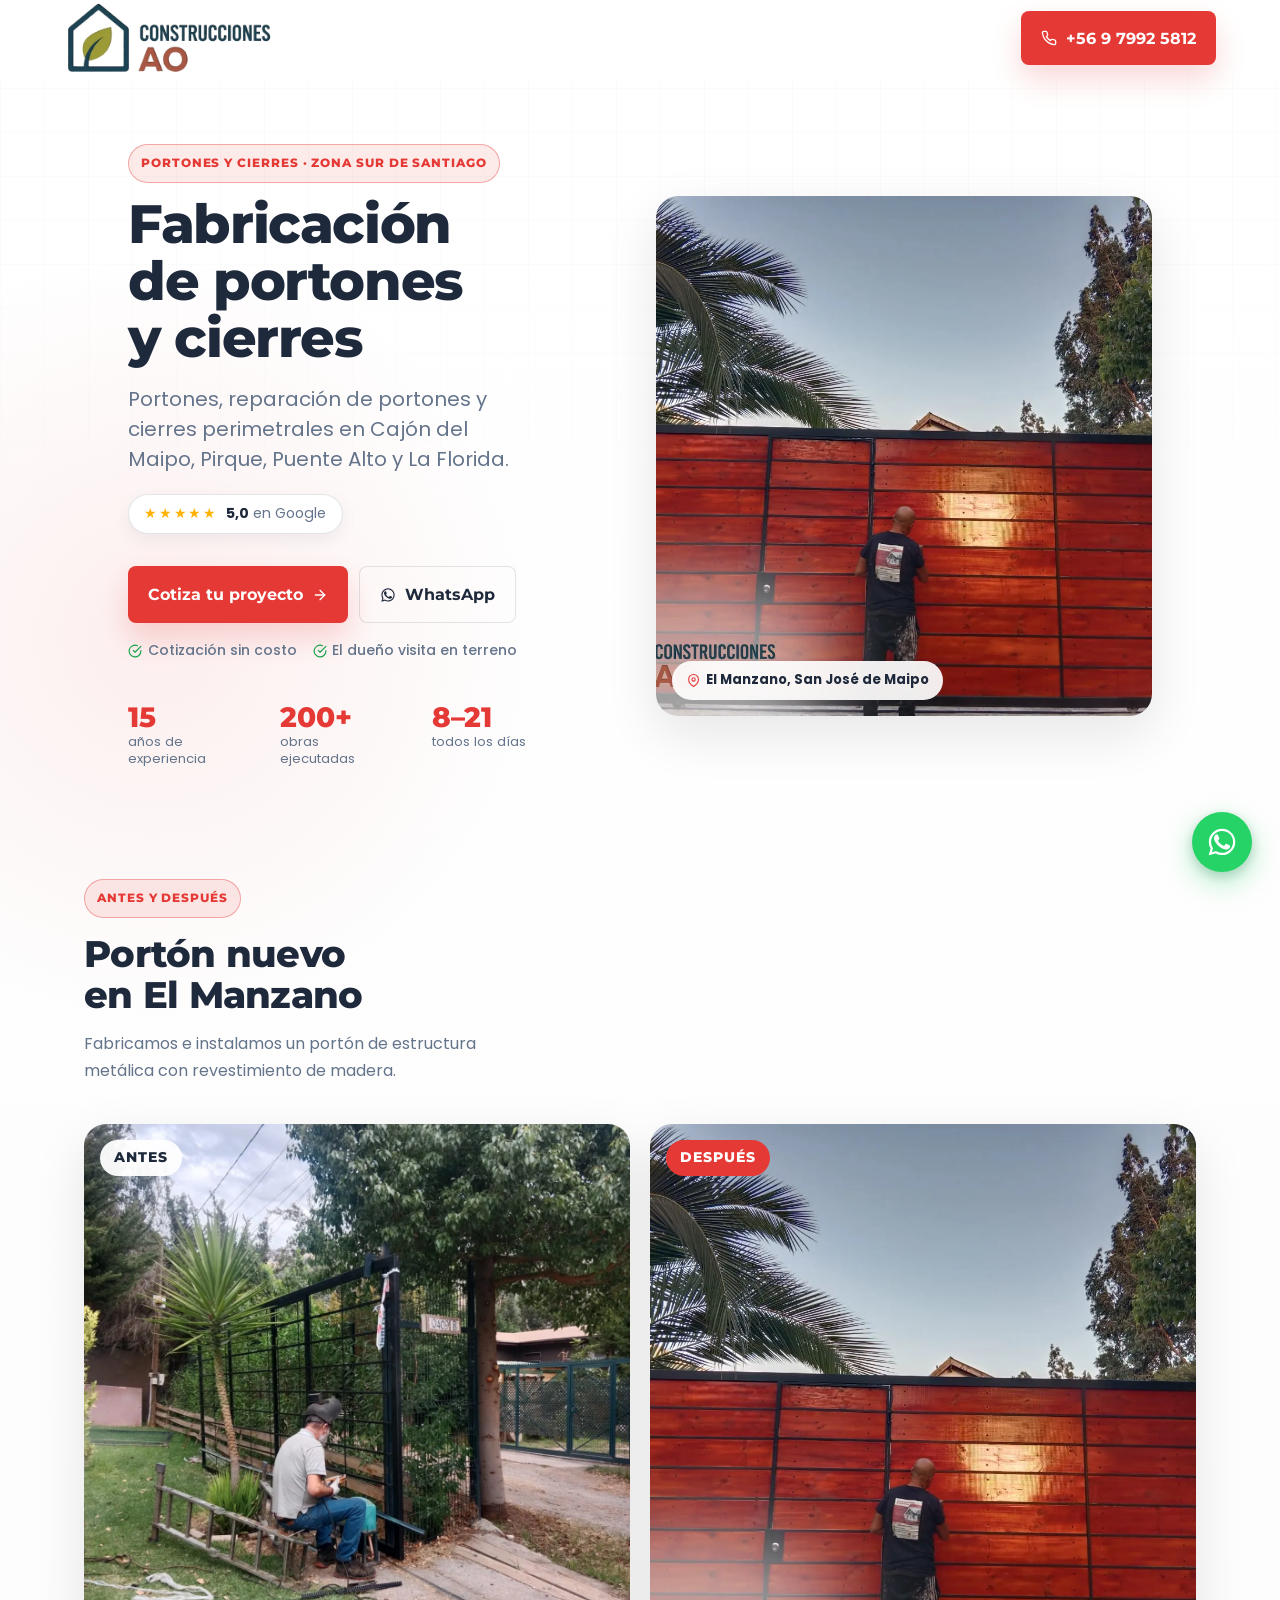
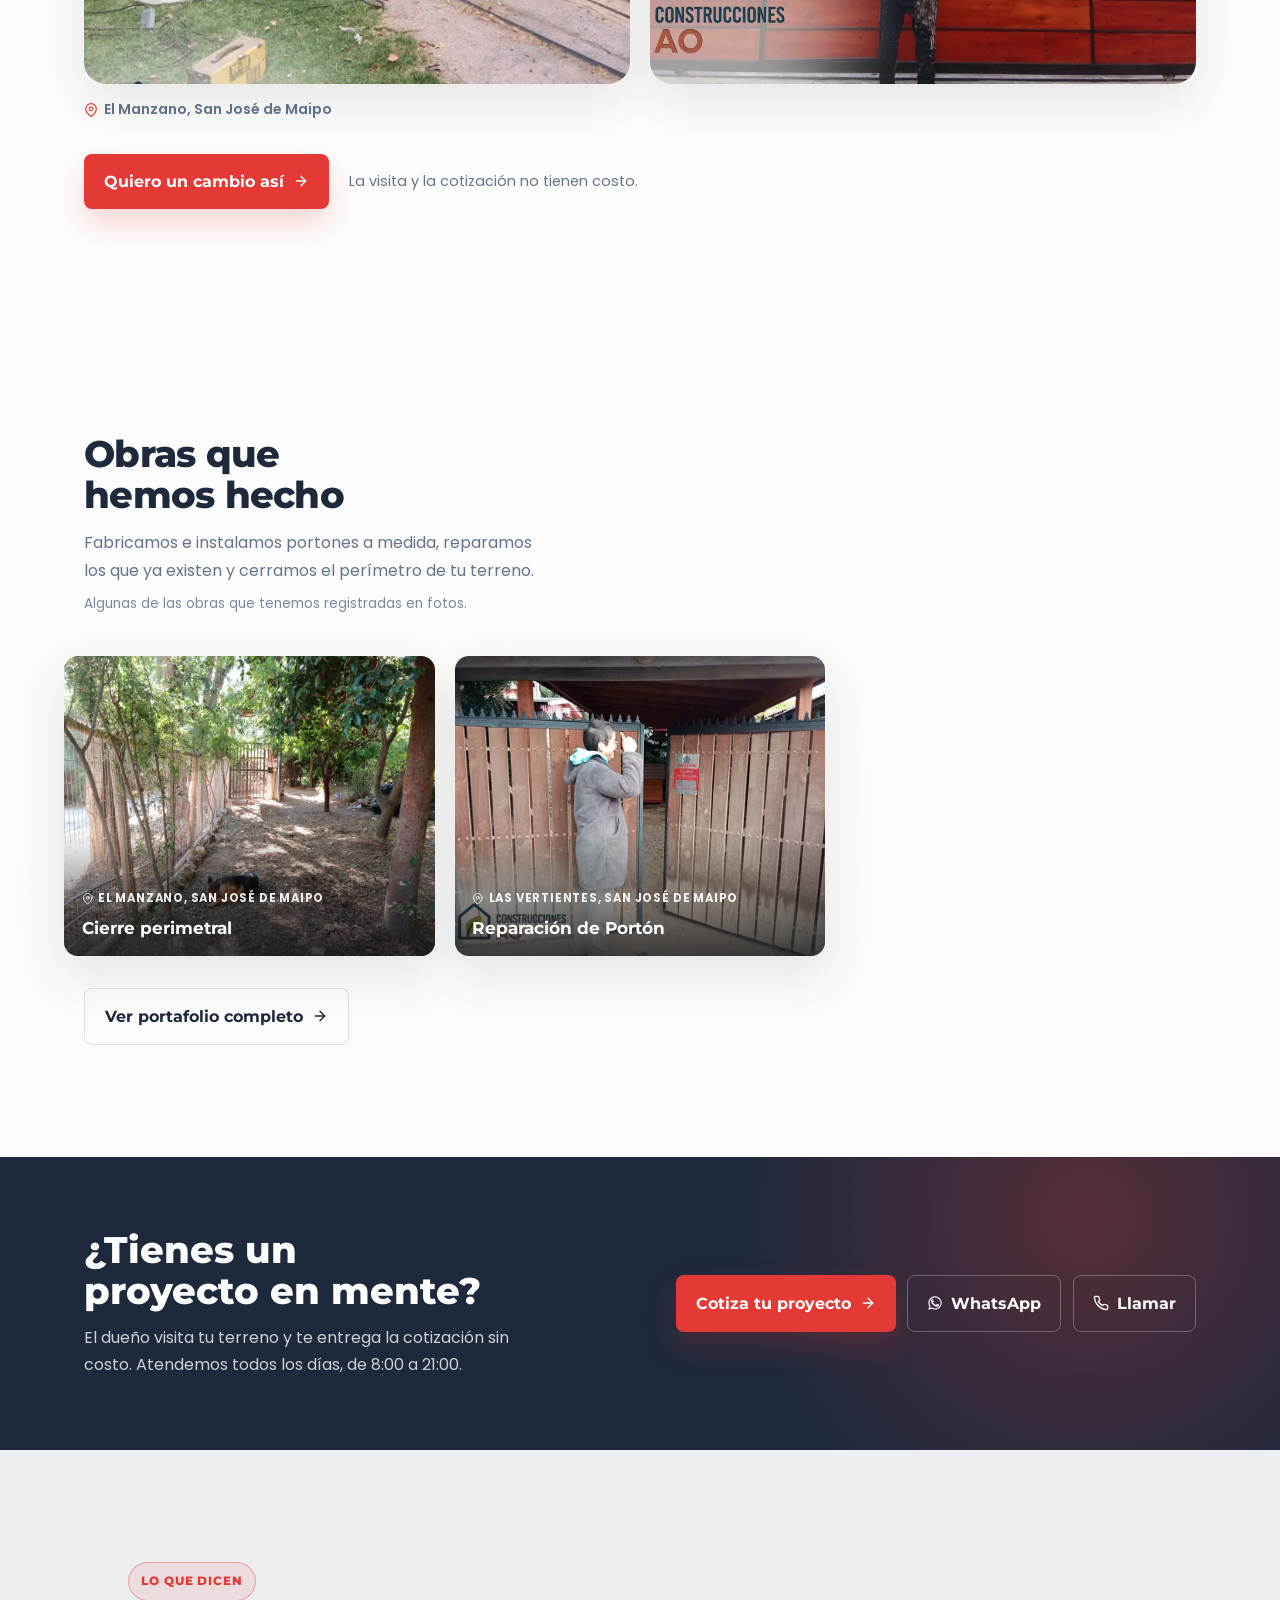
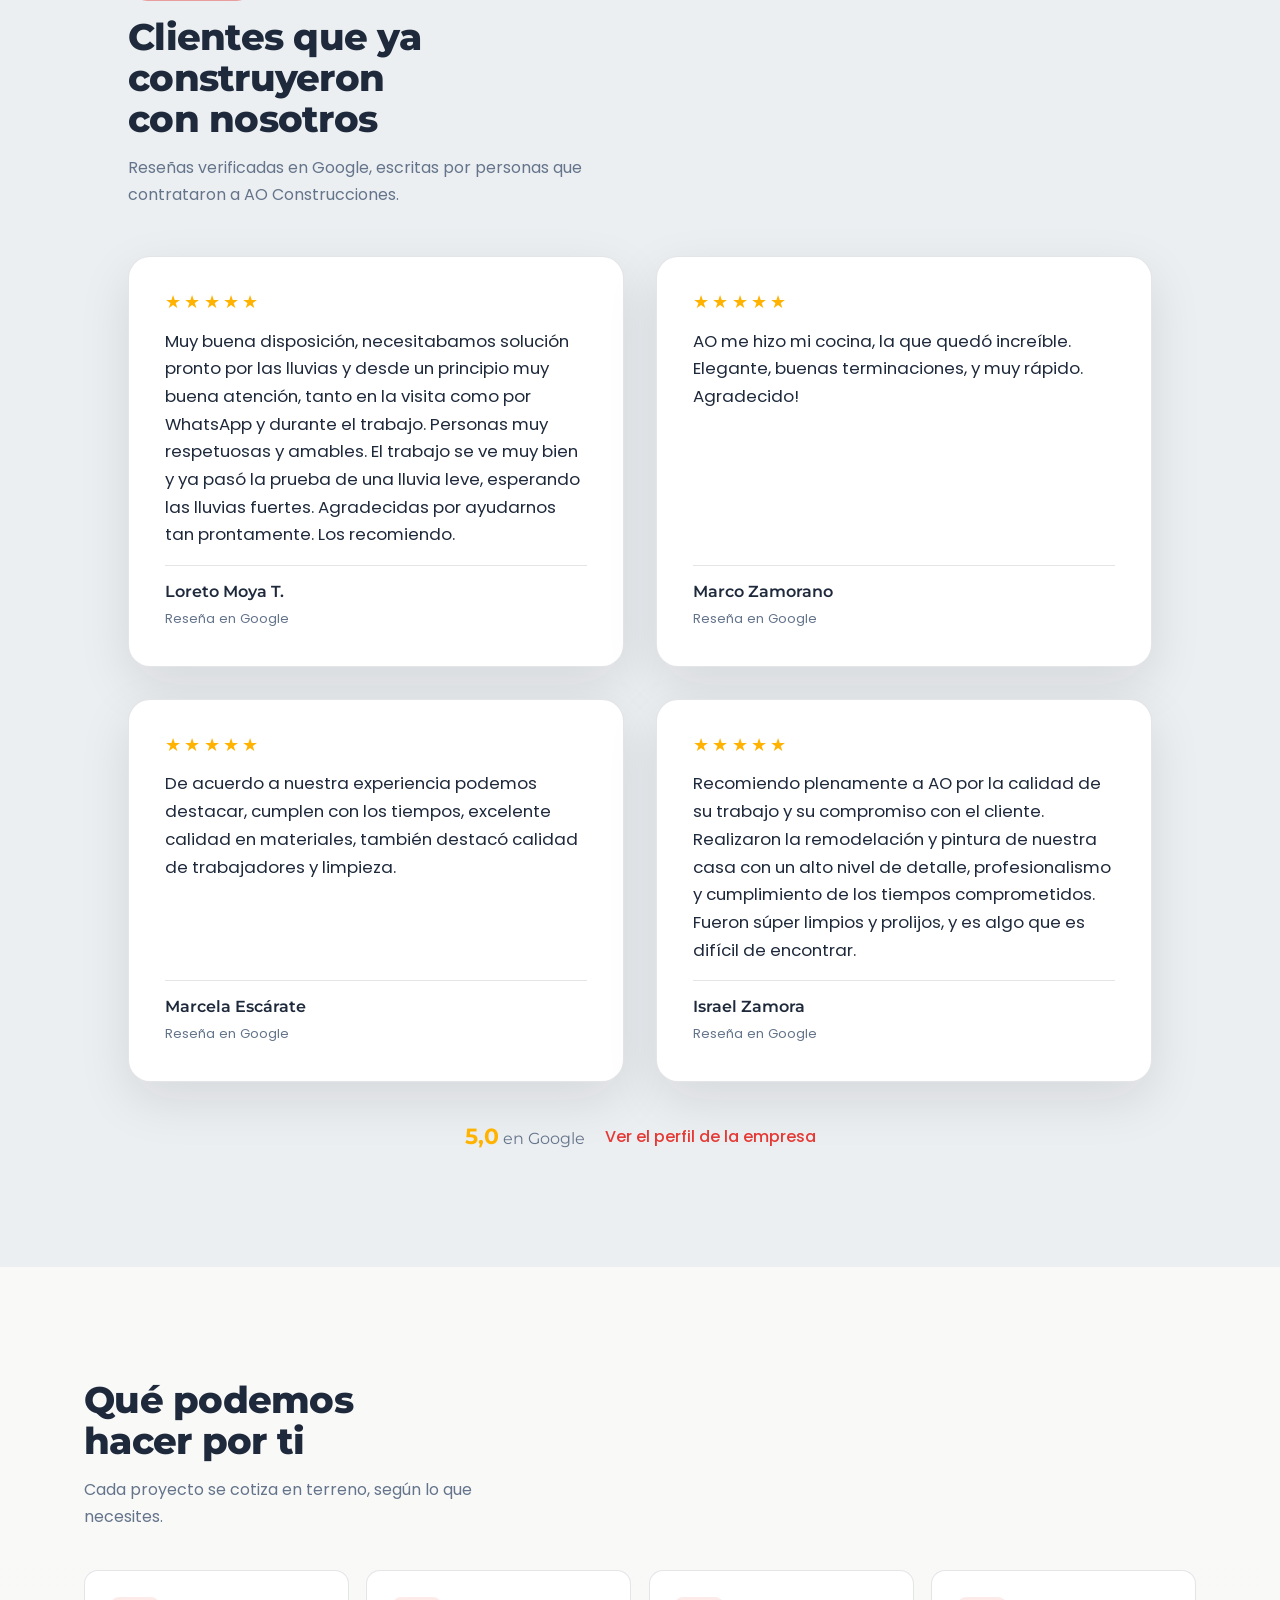
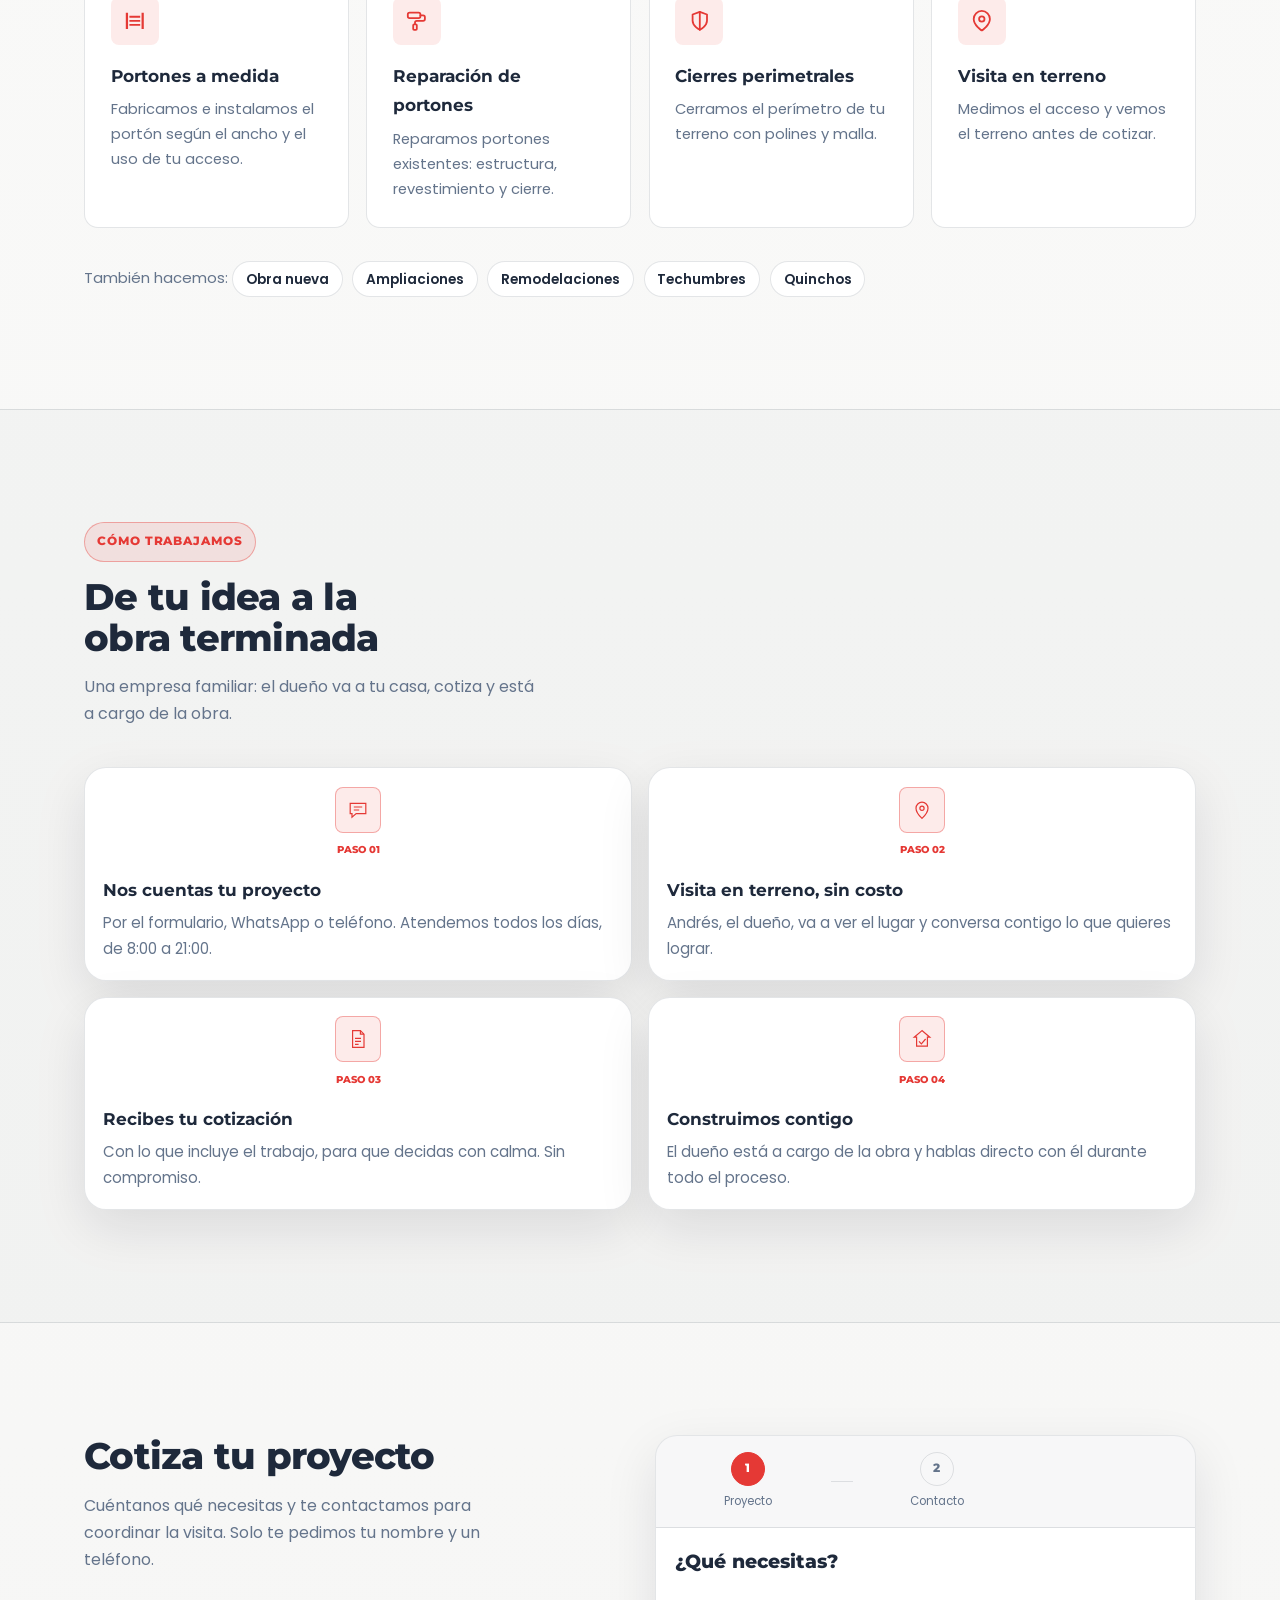
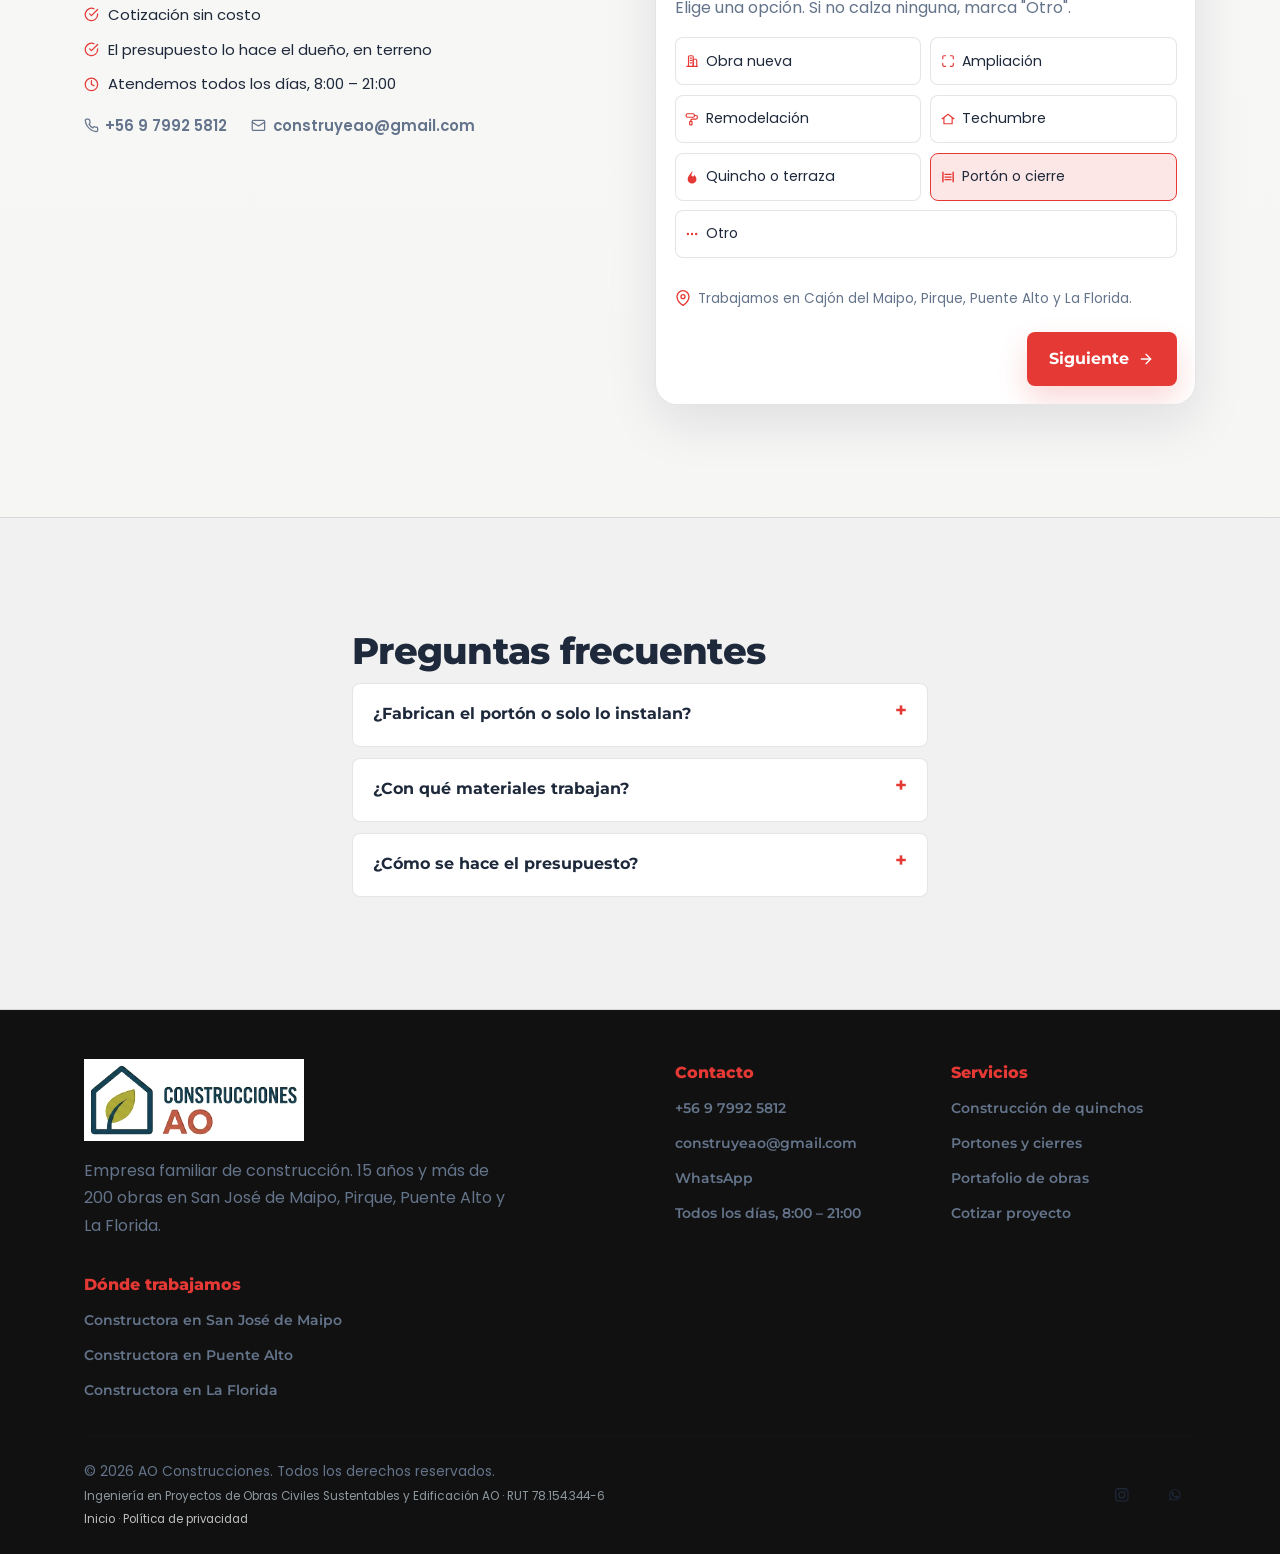
<file: fabricacion-de-portones.html>
<!DOCTYPE html>
<html lang="es">
<head>
  <meta charset="UTF-8">
  <meta name="viewport" content="width=device-width, initial-scale=1.0">
  <meta name="description" content="Fabricación de portones y cierres en Cajón del Maipo, Pirque, Puente Alto y La Florida. El dueño visita en terreno y la cotización no tiene costo.">
  <title>Fabricación de portones y cierres | AO Construcciones</title>
  <link rel="canonical" href="https://aoconstrucciones.cl/fabricacion-de-portones.html">
  <link rel="icon" href="favicon.ico" sizes="any">
  <link rel="icon" type="image/png" href="assets/img/favicon.png">

  <meta property="og:type" content="website">
  <meta property="og:title" content="Fabricación de portones y cierres | AO Construcciones">
  <meta property="og:description" content="Portones, reparación de portones y cierres perimetrales en Cajón del Maipo, Pirque, Puente Alto y La Florida.">
  <meta property="og:url" content="https://aoconstrucciones.cl/fabricacion-de-portones.html">
  <meta property="og:image" content="https://aoconstrucciones.cl/assets/img/og-aoconstrucciones.jpg">
  <meta property="og:image:width" content="1200">
  <meta property="og:image:height" content="630">
  <meta property="og:site_name" content="AO Construcciones">
  <meta property="og:locale" content="es_CL">
  <meta name="twitter:card" content="summary_large_image">

  <link rel="preconnect" href="https://fonts.googleapis.com">
  <link rel="preconnect" href="https://fonts.gstatic.com" crossorigin>
  <link href="https://fonts.googleapis.com/css2?family=Montserrat:wght@400;500;600;700&family=Poppins:wght@300;400;500;600&display=swap" rel="stylesheet">
  <link rel="stylesheet" href="css/styles.css?v=92817e322e">

  <script src="js/tracking.js?v=31e23a3bcc"></script>

  <script type="application/ld+json">
{
  "@context": "https://schema.org",
  "@type": "GeneralContractor",
  "name": "AO Construcciones",
  "description": "Portones, reparación de portones y cierres perimetrales en Cajón del Maipo, Pirque, Puente Alto y La Florida.",
  "telephone": "+56979925812",
  "email": "construyeao@gmail.com",
  "url": "https://aoconstrucciones.cl/fabricacion-de-portones.html",
  "image": "https://aoconstrucciones.cl/assets/img/ao-construcciones-logo-portfolio-transparent.webp",
  "priceRange": "$$",
  "address": {
    "@type": "PostalAddress",
    "addressLocality": "San José de Maipo",
    "addressRegion": "Región Metropolitana",
    "postalCode": "9460000",
    "addressCountry": "CL"
  },
  "areaServed": [
    {
      "@type": "City",
      "name": "San José de Maipo",
      "addressRegion": "Región Metropolitana",
      "addressCountry": "CL"
    },
    {
      "@type": "City",
      "name": "Pirque",
      "addressRegion": "Región Metropolitana",
      "addressCountry": "CL"
    },
    {
      "@type": "City",
      "name": "Puente Alto",
      "addressRegion": "Región Metropolitana",
      "addressCountry": "CL"
    },
    {
      "@type": "City",
      "name": "La Florida",
      "addressRegion": "Región Metropolitana",
      "addressCountry": "CL"
    }
  ],
  "sameAs": [
    "https://www.instagram.com/aoconstrucciones.cl/"
  ],
  "openingHoursSpecification": [
    {
      "@type": "OpeningHoursSpecification",
      "dayOfWeek": [
        "Monday",
        "Tuesday",
        "Wednesday",
        "Thursday",
        "Friday",
        "Saturday",
        "Sunday"
      ],
      "opens": "08:00",
      "closes": "21:00"
    }
  ]
}
  </script>
  <script type="application/ld+json">
{
  "@context": "https://schema.org",
  "@type": "FAQPage",
  "mainEntity": [
    {
      "@type": "Question",
      "name": "¿Fabrican el portón o solo lo instalan?",
      "acceptedAnswer": {
        "@type": "Answer",
        "text": "Lo fabricamos y lo instalamos. También reparamos portones que ya existen, como el de Las Vertientes que está en el portafolio."
      }
    },
    {
      "@type": "Question",
      "name": "¿Con qué materiales trabajan?",
      "acceptedAnswer": {
        "@type": "Answer",
        "text": "Depende de cada proyecto. En El Manzano hicimos un portón de estructura metálica con revestimiento de madera, y un cierre perimetral con polines y malla electrosoldada galvanizada."
      }
    },
    {
      "@type": "Question",
      "name": "¿Cómo se hace el presupuesto?",
      "acceptedAnswer": {
        "@type": "Answer",
        "text": "Andrés, dueño de la empresa, va en persona a ver el terreno y el acceso. No damos precios por teléfono ni por metro lineal. La visita no tiene costo."
      }
    }
  ]
}
  </script>
</head>
<body>
  <svg class="icon-sprite" aria-hidden="true" focusable="false"><defs>
    <symbol id="i-arrow-left" viewBox="0 0 24 24" fill="none" stroke="currentColor" stroke-width="2" stroke-linecap="round" stroke-linejoin="round"><path d="M19 12H5"/><path d="M12 19l-7-7 7-7"/></symbol>
    <symbol id="i-arrow-right" viewBox="0 0 24 24" fill="none" stroke="currentColor" stroke-width="2" stroke-linecap="round" stroke-linejoin="round"><path d="M5 12h14"/><path d="M12 5l7 7-7 7"/></symbol>
    <symbol id="i-building" viewBox="0 0 24 24" fill="none" stroke="currentColor" stroke-width="2" stroke-linecap="round" stroke-linejoin="round"><path d="M3 21h18"/><path d="M6 21V5a2 2 0 0 1 2-2h4a2 2 0 0 1 2 2v16"/><path d="M14 21V9h4a2 2 0 0 1 2 2v10"/><path d="M9 7h2"/><path d="M9 11h2"/><path d="M9 15h2"/></symbol>
    <symbol id="i-circle-check" viewBox="0 0 24 24" fill="none" stroke="currentColor" stroke-width="2" stroke-linecap="round" stroke-linejoin="round"><path d="M22 11.08V12a10 10 0 1 1-5.93-9.14"/><path d="M22 4L12 14.01l-3-3"/></symbol>
    <symbol id="i-clock" viewBox="0 0 24 24" fill="none" stroke="currentColor" stroke-width="2" stroke-linecap="round" stroke-linejoin="round"><circle cx="12" cy="12" r="10"/><path d="M12 6v6l4 2"/></symbol>
    <symbol id="i-ellipsis" viewBox="0 0 24 24" fill="none" stroke="currentColor" stroke-width="2" stroke-linecap="round" stroke-linejoin="round"><circle cx="5" cy="12" r="1"/><circle cx="12" cy="12" r="1"/><circle cx="19" cy="12" r="1"/></symbol>
    <symbol id="i-envelope" viewBox="0 0 24 24" fill="none" stroke="currentColor" stroke-width="2" stroke-linecap="round" stroke-linejoin="round"><rect x="2" y="4" width="20" height="16" rx="2"/><path d="M22 7l-10 6L2 7"/></symbol>
    <symbol id="i-expand" viewBox="0 0 24 24" fill="none" stroke="currentColor" stroke-width="2" stroke-linecap="round" stroke-linejoin="round"><path d="M8 3H5a2 2 0 0 0-2 2v3"/><path d="M21 8V5a2 2 0 0 0-2-2h-3"/><path d="M3 16v3a2 2 0 0 0 2 2h3"/><path d="M16 21h3a2 2 0 0 0 2-2v-3"/></symbol>
    <symbol id="i-fire" viewBox="0 0 24 24" fill="currentColor"><path d="M12.6 1.5c.6 3.2-1.7 4.8-1.7 7.2 0 1.4 1 2.4 2.3 2.4 1.5 0 2.4-1.2 2-3.2 2.6 1.9 4.3 4.7 4.3 7.7A7.5 7.5 0 0 1 4.5 15.6c0-4.5 3.4-7.6 8.1-14.1z"/></symbol>
    <symbol id="i-gate" viewBox="0 0 24 24" fill="currentColor"><path d="M2 3h2.5v18H2zm17.5 0H22v18h-2.5zM6 6.5h12v2H6zm0 4.5h12v2H6zm0 4.5h12v2H6z"/></symbol>
    <symbol id="i-instagram" viewBox="0 0 24 24" fill="currentColor"><path d="M12 2.16c3.2 0 3.58.01 4.85.07 1.17.05 1.8.25 2.23.41.56.22.96.48 1.38.9.42.42.68.82.9 1.38.16.42.36 1.06.41 2.23.06 1.27.07 1.65.07 4.85s-.01 3.58-.07 4.85c-.05 1.17-.25 1.8-.41 2.23-.22.56-.48.96-.9 1.38-.42.42-.82.68-1.38.9-.42.16-1.06.36-2.23.41-1.27.06-1.65.07-4.85.07s-3.58-.01-4.85-.07c-1.17-.05-1.8-.25-2.23-.41-.56-.22-.96-.48-1.38-.9-.42-.42-.68-.82-.9-1.38-.16-.42-.36-1.06-.41-2.23-.06-1.27-.07-1.65-.07-4.85s.01-3.58.07-4.85c.05-1.17.25-1.8.41-2.23.22-.56.48-.96.9-1.38.42-.42.82-.68 1.38-.9.42-.16 1.06-.36 2.23-.41 1.27-.06 1.65-.07 4.85-.07M12 0C8.74 0 8.33.01 7.05.07 5.78.13 4.9.33 4.14.63a5.9 5.9 0 0 0-2.13 1.38A5.9 5.9 0 0 0 .63 4.14c-.3.76-.5 1.64-.56 2.91C.01 8.33 0 8.74 0 12s.01 3.67.07 4.95c.06 1.27.26 2.15.56 2.91a5.9 5.9 0 0 0 1.38 2.13 5.9 5.9 0 0 0 2.13 1.38c.76.3 1.64.5 2.91.56C8.33 23.99 8.74 24 12 24s3.67-.01 4.95-.07c1.27-.06 2.15-.26 2.91-.56a5.9 5.9 0 0 0 2.13-1.38 5.9 5.9 0 0 0 1.38-2.13c.3-.76.5-1.64.56-2.91.06-1.28.07-1.69.07-4.95s-.01-3.67-.07-4.95c-.06-1.27-.26-2.15-.56-2.91a5.9 5.9 0 0 0-1.38-2.13A5.9 5.9 0 0 0 19.86.63c-.76-.3-1.64-.5-2.91-.56C15.67.01 15.26 0 12 0z"/><path d="M12 5.84A6.16 6.16 0 1 0 18.16 12 6.16 6.16 0 0 0 12 5.84zM12 16a4 4 0 1 1 4-4 4 4 0 0 1-4 4z"/><circle cx="18.41" cy="5.59" r="1.44"/></symbol>
    <symbol id="i-location-dot" viewBox="0 0 24 24" fill="none" stroke="currentColor" stroke-width="2" stroke-linecap="round" stroke-linejoin="round"><path d="M21 10c0 7-9 13-9 13s-9-6-9-13a9 9 0 0 1 18 0z"/><circle cx="12" cy="10" r="3"/></symbol>
    <symbol id="i-paint-roller" viewBox="0 0 24 24" fill="none" stroke="currentColor" stroke-width="2" stroke-linecap="round" stroke-linejoin="round"><rect x="2" y="3" width="14" height="6" rx="2"/><path d="M16 6h3a2 2 0 0 1 2 2v2a2 2 0 0 1-2 2h-7a2 2 0 0 0-2 2v1"/><rect x="8" y="16" width="4" height="6" rx="1"/></symbol>
    <symbol id="i-paper-plane" viewBox="0 0 24 24" fill="none" stroke="currentColor" stroke-width="2" stroke-linecap="round" stroke-linejoin="round"><path d="M22 2L11 13"/><path d="M22 2l-7 20-4-9-9-4 20-7z"/></symbol>
    <symbol id="i-phone" viewBox="0 0 24 24" fill="none" stroke="currentColor" stroke-width="2" stroke-linecap="round" stroke-linejoin="round"><path d="M22 16.92v3a2 2 0 0 1-2.18 2 19.79 19.79 0 0 1-8.63-3.07 19.5 19.5 0 0 1-6-6A19.79 19.79 0 0 1 2.12 4.2 2 2 0 0 1 4.11 2h3a2 2 0 0 1 2 1.72c.13.96.35 1.9.66 2.81a2 2 0 0 1-.45 2.11L8.09 9.91a16 16 0 0 0 6 6l1.27-1.23a2 2 0 0 1 2.11-.45c.91.31 1.85.53 2.81.66A2 2 0 0 1 22 16.92z"/></symbol>
    <symbol id="i-roof" viewBox="0 0 24 24" fill="currentColor"><path d="M12 2.5 0.8 11.2l1.3 1.6L4 11.3V21h16v-9.7l1.9 1.5 1.3-1.6zM18 19H6v-9.2l6-4.7 6 4.7z"/></symbol>
    <symbol id="i-shield-halved" viewBox="0 0 24 24" fill="none" stroke="currentColor" stroke-width="2" stroke-linecap="round" stroke-linejoin="round"><path d="M12 22s8-4 8-10V5l-8-3-8 3v7c0 6 8 10 8 10z"/><path d="M12 2v20"/></symbol>
    <symbol id="i-whatsapp" viewBox="0 0 24 24" fill="currentColor"><path d="M17.47 14.38c-.3-.15-1.76-.87-2.03-.97-.27-.1-.47-.15-.67.15-.2.3-.77.96-.94 1.16-.17.2-.35.22-.65.07-.3-.15-1.25-.46-2.39-1.47-.88-.79-1.48-1.76-1.65-2.06-.17-.3-.02-.46.13-.61.13-.13.3-.35.45-.52.15-.17.2-.3.3-.5.1-.2.05-.37-.02-.52-.08-.15-.67-1.61-.92-2.21-.24-.58-.49-.5-.67-.51h-.57c-.2 0-.52.07-.79.37-.27.3-1.04 1.02-1.04 2.48s1.06 2.88 1.21 3.08c.15.2 2.1 3.2 5.08 4.49.71.3 1.26.49 1.69.63.71.22 1.36.19 1.87.12.57-.09 1.76-.72 2.01-1.41.25-.7.25-1.29.17-1.42-.07-.13-.27-.2-.57-.35z"/><path d="M12.04 2C6.58 2 2.13 6.45 2.13 11.91c0 1.75.46 3.45 1.32 4.95L2 22l5.25-1.38a9.86 9.86 0 0 0 4.79 1.22h.01c5.46 0 9.91-4.45 9.91-9.91S17.5 2 12.04 2zm0 18.15h-.01a8.2 8.2 0 0 1-4.18-1.15l-.3-.18-3.11.82.83-3.04-.2-.31a8.19 8.19 0 0 1-1.26-4.38c0-4.54 3.7-8.23 8.24-8.23 2.2 0 4.27.86 5.82 2.41a8.18 8.18 0 0 1 2.41 5.83c0 4.54-3.69 8.23-8.24 8.23z"/></symbol>
  </defs></svg>

  <header class="navbar" id="navbar" role="banner">
    <div class="navbar__inner">
      <a href="index.html" class="navbar__logo" aria-label="Ir al inicio de AO Construcciones">
        <img src="assets/img/ao-construcciones-logo-portfolio-transparent.webp" alt="AO Construcciones" width="512" height="186">
      </a>
      <a href="tel:+56979925812" class="navbar__cta" id="landing-phone">
        <svg class="icon" aria-hidden="true" focusable="false"><use href="#i-phone"></use></svg>
        <span class="navbar__cta-long">+56 9 7992 5812</span><span class="navbar__cta-short">Llamar</span>
      </a>
    </div>
  </header>

  <main>
    <section class="local-hero">
      <div class="container local-hero__grid">
        <div class="local-hero__text">
          <p class="section-tag">Portones y cierres · Zona sur de Santiago</p>
          <h1>Fabricación de portones y cierres</h1>
          <p class="local-hero__intro">Portones, reparación de portones y cierres perimetrales en Cajón del Maipo, Pirque, Puente Alto y La Florida.</p>
          <a class="local-hero__rating" href="#resenas">
            <span class="local-hero__stars" role="img" aria-label="Calificación 5 de 5 estrellas">&#9733;&#9733;&#9733;&#9733;&#9733;</span>
            <span><strong>5,0</strong> en Google</span>
          </a>
          <div class="local-hero__actions">
            <a href="#cotizar" class="btn-primary">Cotiza tu proyecto <svg class="icon" aria-hidden="true" focusable="false"><use href="#i-arrow-right"></use></svg></a>
            <a href="https://wa.me/56979925812?text=Hola%2C%20vi%20su%20sitio%20web%20y%20quiero%20cotizar%20un%20proyecto" target="_blank" rel="noopener noreferrer" class="btn-secondary"><svg class="icon" aria-hidden="true" focusable="false"><use href="#i-whatsapp"></use></svg> WhatsApp</a>
          </div>
          <p class="local-hero__assure"><span><svg class="icon" aria-hidden="true" focusable="false"><use href="#i-circle-check"></use></svg> Cotización sin costo</span><span><svg class="icon" aria-hidden="true" focusable="false"><use href="#i-circle-check"></use></svg> El dueño visita en terreno</span></p>
          <ul class="local-hero__trust">
            <li><strong>15</strong><span>años de experiencia</span></li>
            <li><strong>200+</strong><span>obras ejecutadas</span></li>
            <li><strong>8–21</strong><span>todos los días</span></li>
          </ul>
        </div>

        <figure class="local-hero__media">
          <img src="Portafolio%20AOconstrucciones/Construcci%C3%B3n%20de%20port%C3%B3n%20Resultado%20final.webp?v=3" alt="Construcción de portón, obra de AO Construcciones en El Manzano, San José de Maipo" width="1080" height="810" loading="eager" fetchpriority="high">
          <figcaption><svg class="icon" aria-hidden="true" focusable="false"><use href="#i-location-dot"></use></svg> El Manzano, San José de Maipo</figcaption>
        </figure>
      </div>
      
    </section>

    <section class="local-section local-ba-section">
      <div class="container">
        <div class="local-section__head">
          <p class="section-tag">Antes y después</p>
          <h2>Portón nuevo en El Manzano</h2>
          <p class="local-section__lead">Fabricamos e instalamos un portón de estructura metálica con revestimiento de madera.</p>
        </div>
        <div class="local-ba">
          <figure class="local-ba__item">
            <img src="Portafolio%20AOconstrucciones/Construcci%C3%B3n%20de%20port%C3%B3n.webp?v=3" alt="Antes de la obra en El Manzano, San José de Maipo" loading="lazy" width="900" height="1200">
            <figcaption class="local-ba__label">Antes</figcaption>
          </figure>
          <figure class="local-ba__item">
            <img src="Portafolio%20AOconstrucciones/Construcci%C3%B3n%20de%20port%C3%B3n%20Resultado%20final.webp?v=3" alt="Después: Construcción de portón terminada por AO Construcciones en El Manzano, San José de Maipo" loading="lazy" width="900" height="1200">
            <figcaption class="local-ba__label local-ba__label--after">Después</figcaption>
          </figure>
        </div>
        <p class="local-ba__place"><svg class="icon" aria-hidden="true" focusable="false"><use href="#i-location-dot"></use></svg> El Manzano, San José de Maipo</p>
        <div class="local-ba__cta">
          <a href="#cotizar" class="btn-primary">Quiero un cambio así <svg class="icon" aria-hidden="true" focusable="false"><use href="#i-arrow-right"></use></svg></a>
          <span>La visita y la cotización no tienen costo.</span>
        </div>
      </div>
    </section>

    <section class="local-section">
      <div class="container local-section__head">
        <h2>Obras que hemos hecho</h2>
        <p class="local-section__lead">Fabricamos e instalamos portones a medida, reparamos los que ya existen y cerramos el perímetro de tu terreno.</p>
        <p class="local-section__note">Algunas de las obras que tenemos registradas en fotos.</p>
      </div>
      <div class="local-works-wrap">
        <div class="local-works" role="list" aria-label="Obras que hemos hecho">
          <article class="local-work" role="listitem">
            <img src="Portafolio%20AOconstrucciones/Cierre%20perimetral%20Resultado%20final.webp?v=3" alt="Cierre perimetral, obra de AO Construcciones en El Manzano, San José de Maipo" loading="lazy" width="1080" height="810">
            <figcaption class="local-work__caption">
              <span class="local-work__place"><svg class="icon" aria-hidden="true" focusable="false"><use href="#i-location-dot"></use></svg> El Manzano, San José de Maipo</span>
              <h3>Cierre perimetral</h3>
            </figcaption>
          </article>
          <article class="local-work" role="listitem">
            <img src="Portafolio%20AOconstrucciones/Reparacion%20de%20Port%C3%B3n%20Resultado%20final.webp?v=3" alt="Reparación de Portón, obra de AO Construcciones en Las Vertientes, San José de Maipo" loading="lazy" width="1080" height="810">
            <figcaption class="local-work__caption">
              <span class="local-work__place"><svg class="icon" aria-hidden="true" focusable="false"><use href="#i-location-dot"></use></svg> Las Vertientes, San José de Maipo</span>
              <h3>Reparación de Portón</h3>
            </figcaption>
          </article>
        </div>
      </div>
      <div class="container local-section__more">
        <a href="portafolio.html" class="btn-secondary">Ver portafolio completo <svg class="icon" aria-hidden="true" focusable="false"><use href="#i-arrow-right"></use></svg></a>
      </div>
    </section>

    <section class="local-cta">
      <div class="container local-cta__inner">
        <div>
          <h2>¿Tienes un proyecto en mente?</h2>
          <p>El dueño visita tu terreno y te entrega la cotización sin costo. Atendemos todos los días, de 8:00 a 21:00.</p>
        </div>
        <div class="local-cta__actions">
          <a href="#cotizar" class="btn-primary">Cotiza tu proyecto <svg class="icon" aria-hidden="true" focusable="false"><use href="#i-arrow-right"></use></svg></a>
          <a href="https://wa.me/56979925812?text=Hola%2C%20vi%20su%20sitio%20web%20y%20quiero%20cotizar%20un%20proyecto" target="_blank" rel="noopener noreferrer" class="local-cta__btn"><svg class="icon" aria-hidden="true" focusable="false"><use href="#i-whatsapp"></use></svg> WhatsApp</a>
          <a href="tel:+56979925812" class="local-cta__btn"><svg class="icon" aria-hidden="true" focusable="false"><use href="#i-phone"></use></svg> Llamar</a>
        </div>
      </div>
    </section>

    <section class="reviews" id="resenas">
      <div class="container">
        <div class="local-section__head">
          <p class="section-tag">Lo que dicen</p>
          <h2>Clientes que ya construyeron con nosotros</h2>
          <p class="local-section__lead">Reseñas verificadas en Google, escritas por personas que contrataron a AO Construcciones.</p>
        </div>
        <div class="reviews__grid">
        <article class="review-card">
          <div class="review-card__stars" role="img" aria-label="5 de 5 estrellas">&#9733;&#9733;&#9733;&#9733;&#9733;</div>
          <blockquote class="review-card__text">Muy buena disposición, necesitabamos solución pronto por las lluvias y desde un principio muy buena atención, tanto en la visita como por WhatsApp y durante el trabajo. Personas muy respetuosas y amables. El trabajo se ve muy bien y ya pasó la prueba de una lluvia leve, esperando las lluvias fuertes. Agradecidas por ayudarnos tan prontamente. Los recomiendo.</blockquote>
          <div class="review-card__author">
            <span class="review-card__name">Loreto Moya T.</span>
            <span class="review-card__source">Reseña en Google</span>
          </div>
        </article>
        <article class="review-card">
          <div class="review-card__stars" role="img" aria-label="5 de 5 estrellas">&#9733;&#9733;&#9733;&#9733;&#9733;</div>
          <blockquote class="review-card__text">AO me hizo mi cocina, la que quedó increíble. Elegante, buenas terminaciones, y muy rápido. Agradecido!</blockquote>
          <div class="review-card__author">
            <span class="review-card__name">Marco Zamorano</span>
            <span class="review-card__source">Reseña en Google</span>
          </div>
        </article>
        <article class="review-card">
          <div class="review-card__stars" role="img" aria-label="5 de 5 estrellas">&#9733;&#9733;&#9733;&#9733;&#9733;</div>
          <blockquote class="review-card__text">De acuerdo a nuestra experiencia podemos destacar, cumplen con los tiempos, excelente calidad en materiales, también destacó calidad de trabajadores y limpieza.</blockquote>
          <div class="review-card__author">
            <span class="review-card__name">Marcela Escárate</span>
            <span class="review-card__source">Reseña en Google</span>
          </div>
        </article>
        <article class="review-card">
          <div class="review-card__stars" role="img" aria-label="5 de 5 estrellas">&#9733;&#9733;&#9733;&#9733;&#9733;</div>
          <blockquote class="review-card__text">Recomiendo plenamente a AO por la calidad de su trabajo y su compromiso con el cliente. Realizaron la remodelación y pintura de nuestra casa con un alto nivel de detalle, profesionalismo y cumplimiento de los tiempos comprometidos. Fueron súper limpios y prolijos, y es algo que es difícil de encontrar.</blockquote>
          <div class="review-card__author">
            <span class="review-card__name">Israel Zamora</span>
            <span class="review-card__source">Reseña en Google</span>
          </div>
        </article>
        </div>
        <div class="reviews__footer">
          <span class="reviews__score"><strong>5,0</strong> en Google</span>
          <a class="reviews__link" href="https://share.google/K1ZzYydFXDxCS9WZD" target="_blank" rel="noopener noreferrer">Ver el perfil de la empresa</a>
        </div>
      </div>
    </section>

    <section class="local-section">
      <div class="container">
        <h2>Qué podemos hacer por ti</h2>
        <p class="local-section__lead">Cada proyecto se cotiza en terreno, según lo que necesites.</p>
        <div class="local-services">
          <article class="local-service">
            <span class="local-service__icon"><svg class="icon" aria-hidden="true" focusable="false"><use href="#i-gate"></use></svg></span>
            <h3>Portones a medida</h3>
            <p>Fabricamos e instalamos el portón según el ancho y el uso de tu acceso.</p>
          </article>
          <article class="local-service">
            <span class="local-service__icon"><svg class="icon" aria-hidden="true" focusable="false"><use href="#i-paint-roller"></use></svg></span>
            <h3>Reparación de portones</h3>
            <p>Reparamos portones existentes: estructura, revestimiento y cierre.</p>
          </article>
          <article class="local-service">
            <span class="local-service__icon"><svg class="icon" aria-hidden="true" focusable="false"><use href="#i-shield-halved"></use></svg></span>
            <h3>Cierres perimetrales</h3>
            <p>Cerramos el perímetro de tu terreno con polines y malla.</p>
          </article>
          <article class="local-service">
            <span class="local-service__icon"><svg class="icon" aria-hidden="true" focusable="false"><use href="#i-location-dot"></use></svg></span>
            <h3>Visita en terreno</h3>
            <p>Medimos el acceso y vemos el terreno antes de cotizar.</p>
          </article>
        </div>
        <p class="local-services__more">También hacemos: <a href="portafolio.html">Obra nueva</a> <a href="portafolio.html">Ampliaciones</a> <a href="portafolio.html">Remodelaciones</a> <a href="portafolio.html">Techumbres</a> <a href="construccion-de-quinchos.html">Quinchos</a></p>
      </div>
    </section>

    <section class="local-section local-section--alt">
      <div class="container">
        <div class="local-section__head">
          <p class="section-tag">Cómo trabajamos</p>
          <h2>De tu idea a la obra terminada</h2>
          <p class="local-section__lead">Una empresa familiar: el dueño va a tu casa, cotiza y está a cargo de la obra.</p>
        </div>
        <div class="process__timeline local-process">
          <div class="process__step">
            <div class="process__step-number">
              <svg class="process__step-icon" viewBox="0 0 36 36" aria-hidden="true"><path d="M5 7h26v17H15l-7 6v-6H5z"/><path d="M11 13h14M11 18h9"/></svg>
              <span class="process__step-num">Paso 01</span>
            </div>
            <div>
              <h3 class="process__step-title">Nos cuentas tu proyecto</h3>
              <p class="process__step-desc">Por el formulario, WhatsApp o teléfono. Atendemos todos los días, de 8:00 a 21:00.</p>
            </div>
          </div>
          <div class="process__step">
            <div class="process__step-number">
              <svg class="process__step-icon" viewBox="0 0 36 36" aria-hidden="true"><path d="M18 32s-10-9.5-10-17a10 10 0 0 1 20 0c0 7.5-10 17-10 17z"/><circle cx="18" cy="15" r="3.5"/></svg>
              <span class="process__step-num">Paso 02</span>
            </div>
            <div>
              <h3 class="process__step-title">Visita en terreno, sin costo</h3>
              <p class="process__step-desc">Andrés, el dueño, va a ver el lugar y conversa contigo lo que quieres lograr.</p>
            </div>
          </div>
          <div class="process__step">
            <div class="process__step-number">
              <svg class="process__step-icon" viewBox="0 0 36 36" aria-hidden="true"><path d="M9 4h13l6 6v22H9z"/><path d="M22 4v6h6"/><path d="M13 17h10M13 22h10M13 27h6"/></svg>
              <span class="process__step-num">Paso 03</span>
            </div>
            <div>
              <h3 class="process__step-title">Recibes tu cotización</h3>
              <p class="process__step-desc">Con lo que incluye el trabajo, para que decidas con calma. Sin compromiso.</p>
            </div>
          </div>
          <div class="process__step">
            <div class="process__step-number">
              <svg class="process__step-icon" viewBox="0 0 36 36" aria-hidden="true"><path d="M18 4 5 15h4v15h18V15h4z"/><path d="m13 22 4 4 7-8"/></svg>
              <span class="process__step-num">Paso 04</span>
            </div>
            <div>
              <h3 class="process__step-title">Construimos contigo</h3>
              <p class="process__step-desc">El dueño está a cargo de la obra y hablas directo con él durante todo el proceso.</p>
            </div>
          </div>
        </div>
      </div>
    </section>

    <section class="local-section" id="cotizar">
      <div class="container local-form">
        <div class="local-form__intro">
          <h2>Cotiza tu proyecto</h2>
          <p>Cuéntanos qué necesitas y te contactamos para coordinar la visita. Solo te
             pedimos tu nombre y un teléfono.</p>
          <ul class="local-form__points">
            <li><svg class="icon" aria-hidden="true" focusable="false"><use href="#i-circle-check"></use></svg> Cotización sin costo</li>
            <li><svg class="icon" aria-hidden="true" focusable="false"><use href="#i-circle-check"></use></svg> El presupuesto lo hace el dueño, en terreno</li>
            <li><svg class="icon" aria-hidden="true" focusable="false"><use href="#i-clock"></use></svg> Atendemos todos los días, 8:00 – 21:00</li>
          </ul>
          <p class="local-form__contact">
            <a href="tel:+56979925812"><svg class="icon" aria-hidden="true" focusable="false"><use href="#i-phone"></use></svg> +56 9 7992 5812</a>
            <a href="mailto:construyeao@gmail.com"><svg class="icon" aria-hidden="true" focusable="false"><use href="#i-envelope"></use></svg> construyeao@gmail.com</a>
          </p>
        </div>

        <div class="contact__form-card">
          <div class="form-stepper">
            <div class="form-stepper__step active" id="stepper-1">
              <div class="form-stepper__dot">1</div>
              <span class="form-stepper__label">Proyecto</span>
            </div>
            <div class="form-stepper__line"></div>
            <div class="form-stepper__step" id="stepper-2">
              <div class="form-stepper__dot">2</div>
              <span class="form-stepper__label">Contacto</span>
            </div>
          </div>

          <form id="lead-form" novalidate>
            <div class="form-step active" id="form-step-1">
              <h3 class="form-step__title">¿Qué necesitas?</h3>
              <p class="form-step__subtitle">Elige una opción. Si no calza ninguna, marca "Otro".</p>

              <div class="form-options">
                <div class="form-option">
                  <input type="radio" id="opt-cota" name="service" value="cota-cero">
                  <label for="opt-cota"><svg class="icon" aria-hidden="true" focusable="false"><use href="#i-building"></use></svg> Obra nueva</label>
                </div>
                <div class="form-option">
                  <input type="radio" id="opt-ampliacion" name="service" value="ampliacion">
                  <label for="opt-ampliacion"><svg class="icon" aria-hidden="true" focusable="false"><use href="#i-expand"></use></svg> Ampliación</label>
                </div>
                <div class="form-option">
                  <input type="radio" id="opt-remodel" name="service" value="remodelacion">
                  <label for="opt-remodel"><svg class="icon" aria-hidden="true" focusable="false"><use href="#i-paint-roller"></use></svg> Remodelación</label>
                </div>
                <div class="form-option">
                  <input type="radio" id="opt-techumbre" name="service" value="techumbre">
                  <label for="opt-techumbre"><svg class="icon" aria-hidden="true" focusable="false"><use href="#i-roof"></use></svg> Techumbre</label>
                </div>
                <div class="form-option">
                  <input type="radio" id="opt-quincho" name="service" value="quincho">
                  <label for="opt-quincho"><svg class="icon" aria-hidden="true" focusable="false"><use href="#i-fire"></use></svg> Quincho o terraza</label>
                </div>
                <div class="form-option">
                  <input type="radio" id="opt-porton" name="service" value="porton" checked>
                  <label for="opt-porton"><svg class="icon" aria-hidden="true" focusable="false"><use href="#i-gate"></use></svg> Portón o cierre</label>
                </div>
                <div class="form-option">
                  <input type="radio" id="opt-otro" name="service" value="otro">
                  <label for="opt-otro"><svg class="icon" aria-hidden="true" focusable="false"><use href="#i-ellipsis"></use></svg> Otro</label>
                </div>
              </div>

              <p class="form-zone"><svg class="icon" aria-hidden="true" focusable="false"><use href="#i-location-dot"></use></svg> Trabajamos en Cajón del Maipo, Pirque, Puente Alto y La Florida.</p>

              <p class="form-feedback" id="feedback-1" role="alert" aria-live="polite"></p>

              <div class="form-nav">
                <div></div>
                <button type="button" class="form-nav__btn form-nav__btn--next" id="btn-next-1">
                  Siguiente <svg class="icon" aria-hidden="true" focusable="false"><use href="#i-arrow-right"></use></svg>
                </button>
              </div>
            </div>

            <div class="form-step" id="form-step-2">
              <h3 class="form-step__title">¿Cómo te contactamos?</h3>
              <p class="form-step__subtitle">Con tu nombre y teléfono basta.</p>

              <div class="form-group">
                <label for="input-name">Nombre</label>
                <input type="text" id="input-name" name="name" placeholder="Ej: María González" autocomplete="name" required>
              </div>

              <div class="form-group">
                <label for="input-phone">Teléfono</label>
                <input type="tel" id="input-phone" name="phone" placeholder="+56 9 1234 5678" autocomplete="tel" inputmode="tel" required>
              </div>

              <details class="form-more">
                <summary>Agregar más detalles <span class="form-optional">(opcional)</span></summary>
                <div class="form-group">
                  <label for="input-location">Comuna</label>
                  <select id="input-location" name="location">
                    <option value="" disabled selected>Selecciona una comuna</option>
                    <option value="san-jose-de-maipo">San José de Maipo</option>
                    <option value="cajon-del-maipo">Cajón del Maipo</option>
                    <option value="pirque">Pirque</option>
                    <option value="puente-alto">Puente Alto</option>
                    <option value="la-florida">La Florida</option>
                    <option value="otra">Otra comuna</option>
                  </select>
                </div>
                <div class="form-group">
                  <label for="input-email">Correo electrónico</label>
                  <input type="email" id="input-email" name="email" placeholder="tu@email.com" autocomplete="email">
                </div>
                <div class="form-group">
                  <label for="input-budget">Presupuesto estimado</label>
                  <select id="input-budget" name="budget">
                    <option value="" disabled selected>Rango de presupuesto</option>
                    <option value="5-15">5 - 15 millones CLP</option>
                    <option value="15-30">15 - 30 millones CLP</option>
                    <option value="30-60">30 - 60 millones CLP</option>
                    <option value="60-plus">Más de 60 millones CLP</option>
                  </select>
                </div>
                <div class="form-group">
                  <label for="input-message">Descripción del proyecto</label>
                  <textarea id="input-message" name="message" rows="3" placeholder="Cuéntanos qué quieres construir, remodelar o ampliar..."></textarea>
                </div>
              </details>

              <p class="form-feedback" id="feedback-2" role="alert" aria-live="polite"></p>

              <div class="form-nav">
                <button type="button" class="form-nav__btn form-nav__btn--back" id="btn-back-2">
                  <svg class="icon" aria-hidden="true" focusable="false"><use href="#i-arrow-left"></use></svg> Atrás
                </button>
                <button type="submit" class="form-nav__btn form-nav__btn--submit" id="btn-submit">
                  Enviar Solicitud <svg class="icon" aria-hidden="true" focusable="false"><use href="#i-paper-plane"></use></svg>
                </button>
              </div>

              <p class="form-privacy">
                Al enviar aceptas nuestra <a href="privacidad.html">política de privacidad</a>.
              </p>
            </div>
          </form>

          <div class="form-success">
            <div class="form-success__icon"><svg class="icon" aria-hidden="true" focusable="false"><use href="#i-circle-check"></use></svg></div>
            <h3 class="form-success__title">¡Solicitud enviada!</h3>
            <p class="form-success__text">Gracias por confiar en AO Construcciones.<br>Te contactaremos a la brevedad.</p>
            <a href="https://wa.me/56979925812?text=Hola%2C%20vi%20su%20sitio%20web%20y%20quiero%20cotizar%20un%20proyecto" id="success-whatsapp" class="form-success__whatsapp" target="_blank" rel="noopener noreferrer">
              <svg class="icon" aria-hidden="true" focusable="false"><use href="#i-whatsapp"></use></svg> Continuar por WhatsApp
            </a>
          </div>
        </div>
      </div>
    </section>

    <section class="local-section local-section--alt">
      <div class="container local-faq">
        <h2>Preguntas frecuentes</h2>
          <details class="faq-item">
            <summary>¿Fabrican el portón o solo lo instalan?</summary>
            <p>Lo fabricamos y lo instalamos. También reparamos portones que ya existen, como el de Las Vertientes que está en el portafolio.</p>
          </details>
          <details class="faq-item">
            <summary>¿Con qué materiales trabajan?</summary>
            <p>Depende de cada proyecto. En El Manzano hicimos un portón de estructura metálica con revestimiento de madera, y un cierre perimetral con polines y malla electrosoldada galvanizada.</p>
          </details>
          <details class="faq-item">
            <summary>¿Cómo se hace el presupuesto?</summary>
            <p>Andrés, dueño de la empresa, va en persona a ver el terreno y el acceso. No damos precios por teléfono ni por metro lineal. La visita no tiene costo.</p>
          </details>
      </div>
    </section>
  </main>

  <footer class="footer" role="contentinfo">
    <div class="container">
      <div class="footer__inner">
        <div class="footer__brand">
          <div class="footer__brand-name">
            <img src="assets/img/ao-construcciones-logo.webp" alt="AO Construcciones" class="footer__logo-img" width="640" height="240" loading="lazy">
          </div>
          <p class="footer__brand-text">
            Empresa familiar de construcción. 15 años y más de 200 obras en San José de Maipo, Pirque, Puente Alto y La Florida.
          </p>
        </div>

        <div class="footer__col">
          <h4 class="footer__col-title">Contacto</h4>
          <a href="tel:+56979925812" class="footer__link">+56 9 7992 5812</a>
          <a href="mailto:construyeao@gmail.com" class="footer__link">construyeao@gmail.com</a>
          <a href="https://wa.me/56979925812?text=Hola%2C%20vi%20su%20sitio%20web%20y%20quiero%20cotizar%20un%20proyecto" target="_blank" rel="noopener noreferrer" class="footer__link">WhatsApp</a>
          <span class="footer__link">Todos los días, 8:00 – 21:00</span>
        </div>

        <div class="footer__col">
          <h4 class="footer__col-title">Servicios</h4>
          <a href="construccion-de-quinchos.html" class="footer__link">Construcción de quinchos</a>
          <a href="fabricacion-de-portones.html" class="footer__link">Portones y cierres</a>
          <a href="portafolio.html" class="footer__link">Portafolio de obras</a>
          <a href="#cotizar" class="footer__link">Cotizar proyecto</a>
        </div>

        <div class="footer__col">
          <h4 class="footer__col-title">Dónde trabajamos</h4>
          <a href="constructora-san-jose-de-maipo.html" class="footer__link">Constructora en San José de Maipo</a>
          <a href="constructora-puente-alto.html" class="footer__link">Constructora en Puente Alto</a>
          <a href="constructora-la-florida.html" class="footer__link">Constructora en La Florida</a>
        </div>
      </div>

      <div class="footer__bottom">
        <div>
          <p>&copy; 2026 AO Construcciones. Todos los derechos reservados.</p>
          <p class="footer__legal">Ingeniería en Proyectos de Obras Civiles Sustentables y Edificación AO &middot; RUT 78.154.344-6</p>
          <p class="footer__credit"><a href="index.html">Inicio</a> · <a href="privacidad.html">Política de privacidad</a></p>
        </div>
        <div class="footer__social">
          <a href="https://www.instagram.com/aoconstrucciones.cl/" target="_blank" rel="noopener noreferrer" aria-label="Instagram de AO Construcciones"><svg class="icon" aria-hidden="true" focusable="false"><use href="#i-instagram"></use></svg></a>
          <a href="https://wa.me/56979925812?text=Hola%2C%20vi%20su%20sitio%20web%20y%20quiero%20cotizar%20un%20proyecto" target="_blank" rel="noopener noreferrer" aria-label="WhatsApp"><svg class="icon" aria-hidden="true" focusable="false"><use href="#i-whatsapp"></use></svg></a>
        </div>
      </div>
    </div>
  </footer>

  <div class="contact-bar" role="region" aria-label="Contacto rápido">
    <a class="contact-bar__btn contact-bar__btn--call" href="tel:+56979925812">
      <svg class="icon" aria-hidden="true" focusable="false"><use href="#i-phone"></use></svg>
      Llamar ahora
    </a>
    <a class="contact-bar__btn contact-bar__btn--wa" href="https://wa.me/56979925812?text=Hola%2C%20vi%20su%20sitio%20web%20y%20quiero%20cotizar%20un%20proyecto" target="_blank" rel="noopener noreferrer">
      <svg class="icon" aria-hidden="true" focusable="false"><use href="#i-whatsapp"></use></svg>
      WhatsApp
    </a>
  </div>

  <a id="whatsapp-float" class="whatsapp-btn" href="https://wa.me/56979925812?text=Hola%2C%20vi%20su%20sitio%20web%20y%20quiero%20cotizar%20un%20proyecto" target="_blank" rel="noopener noreferrer"
     aria-label="Escríbenos por WhatsApp para cotizar tu proyecto">
    <svg class="icon" aria-hidden="true" focusable="false"><use href="#i-whatsapp"></use></svg>
  </a>

  <script src="js/main.js?v=2c75241ee8"></script>
</body>
</html>
</file>
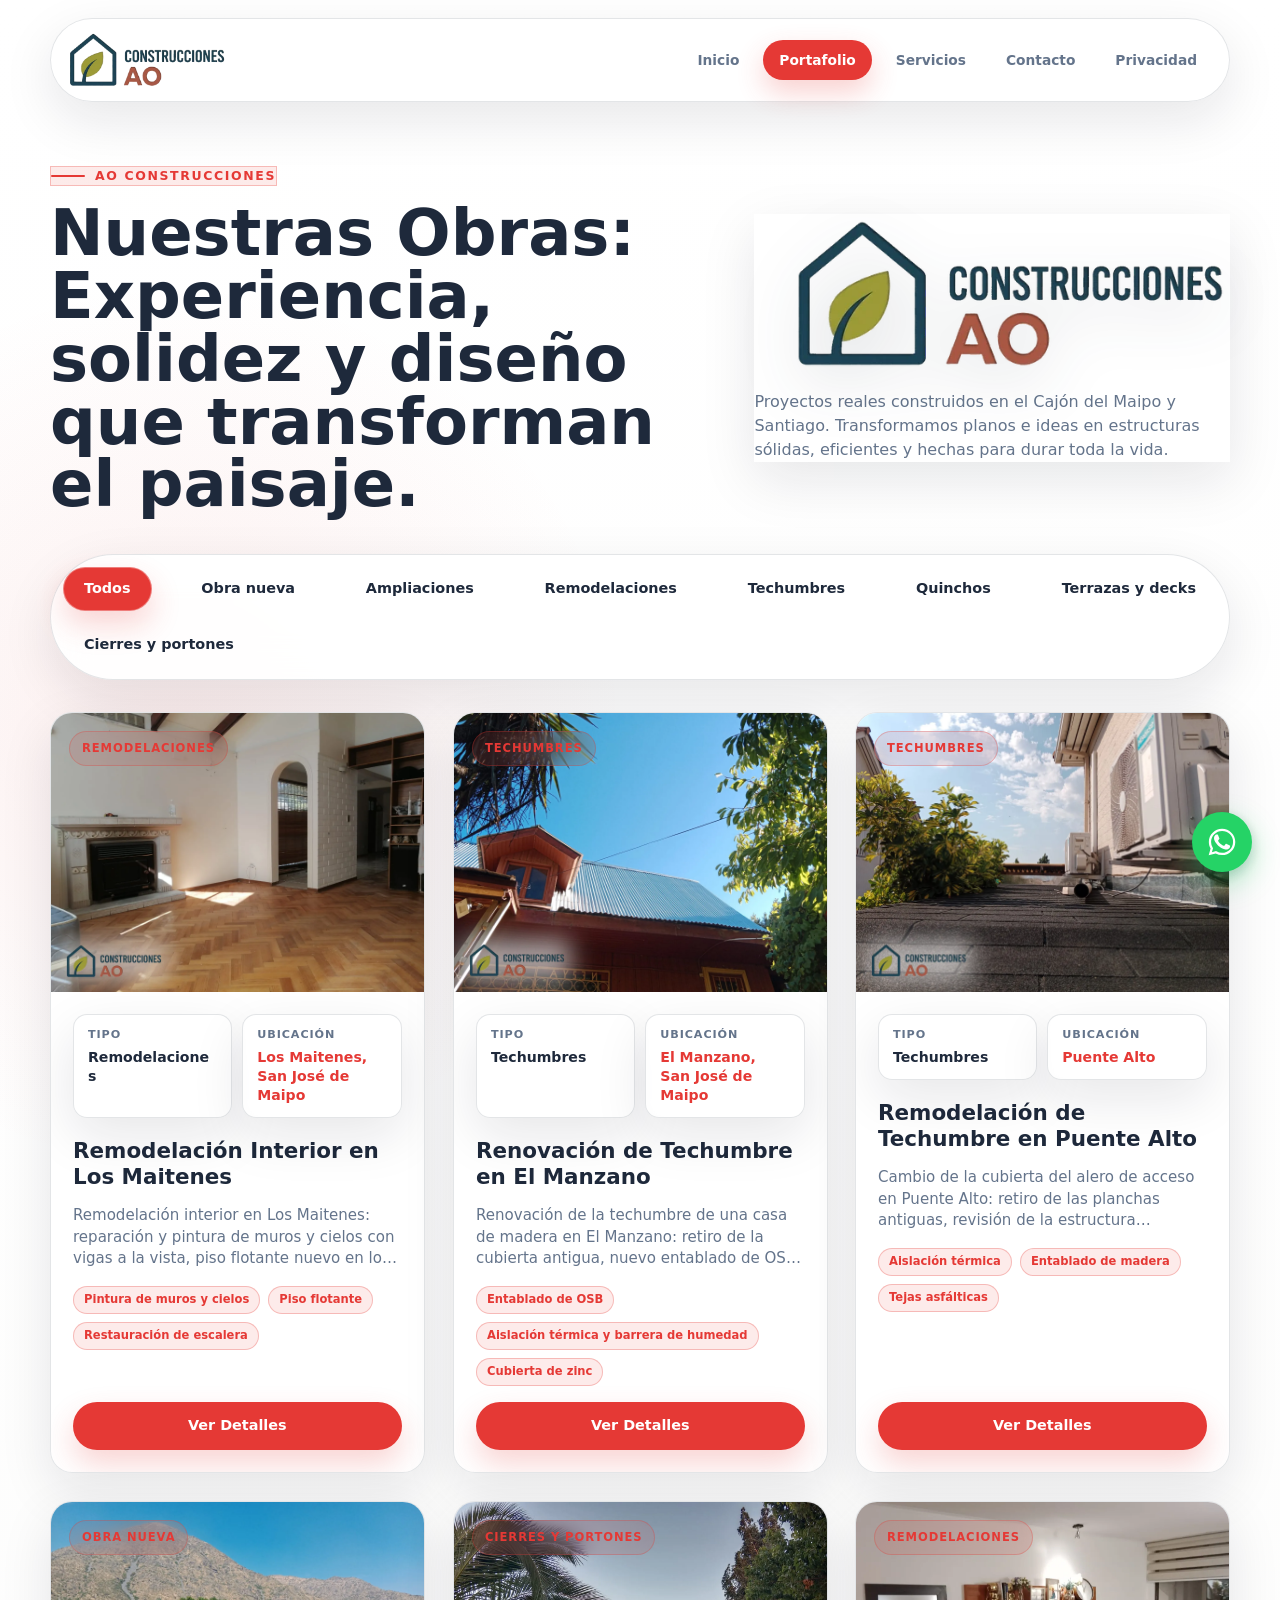
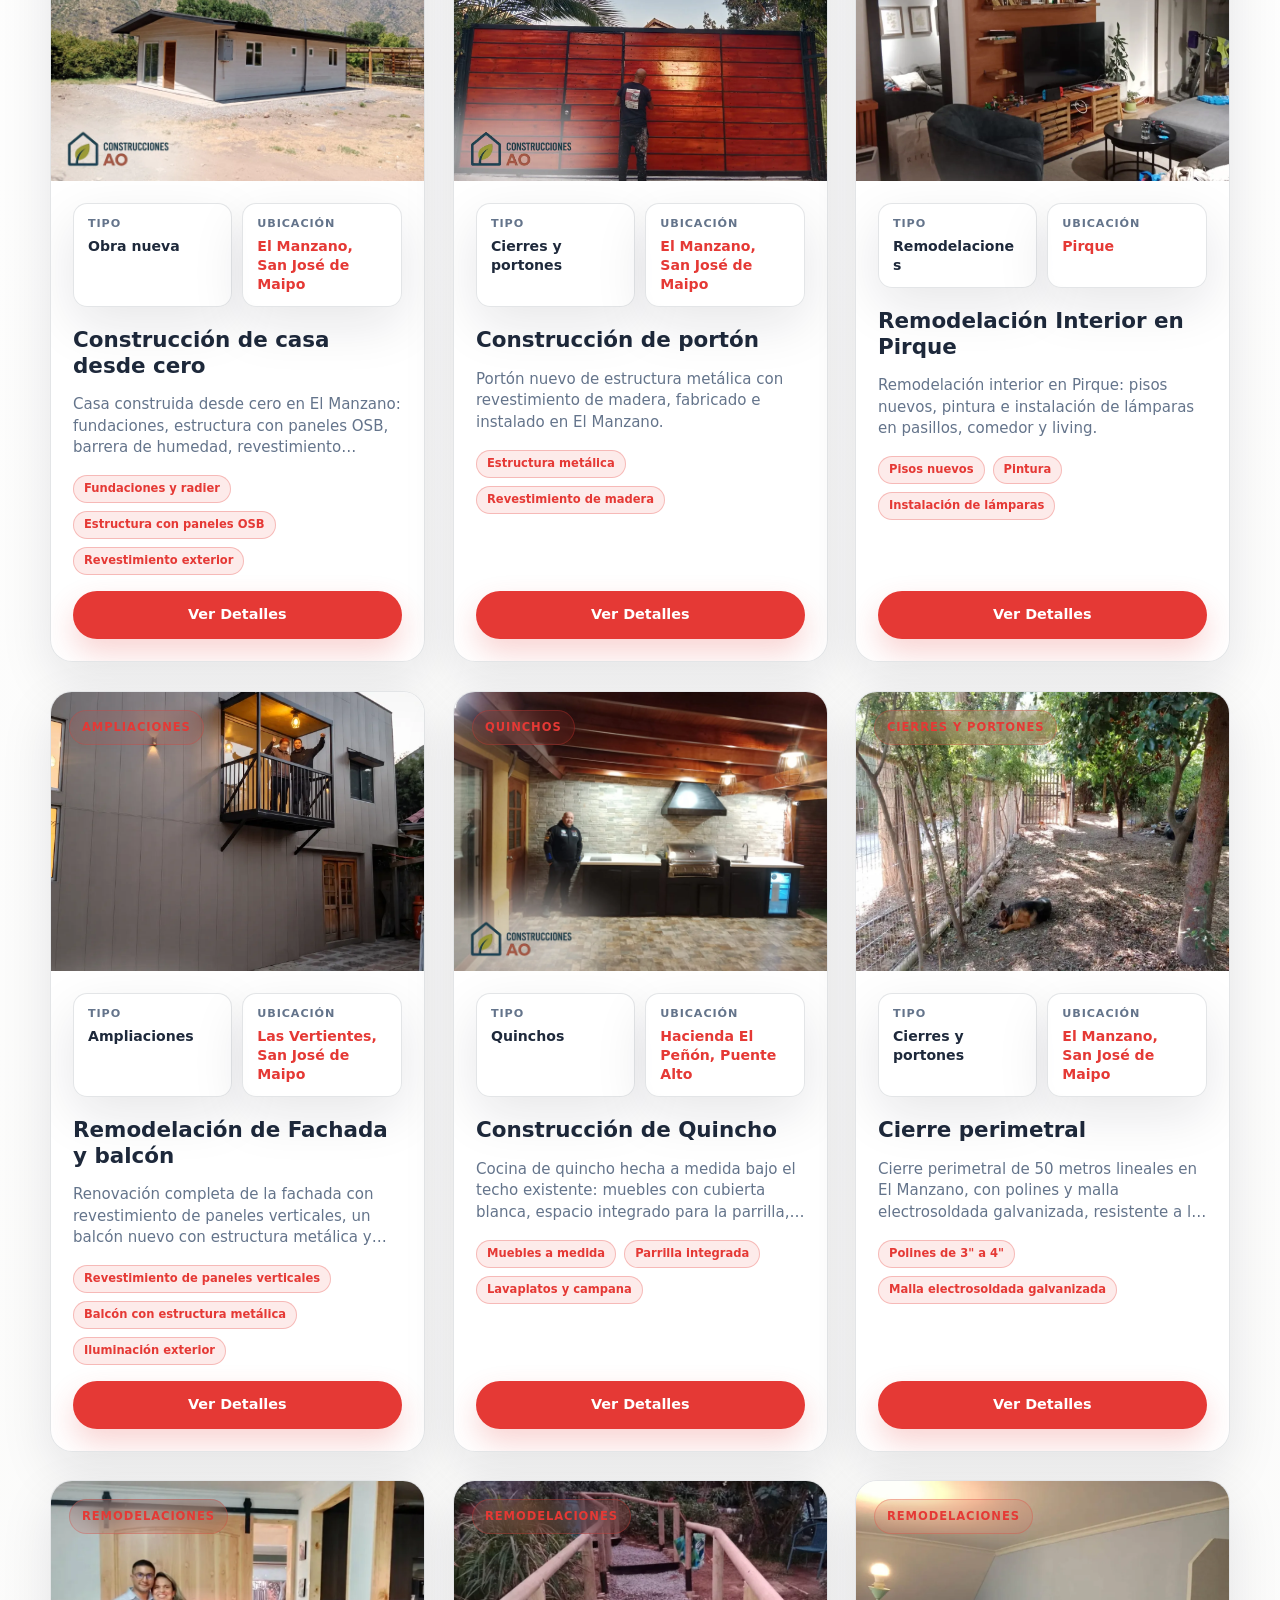
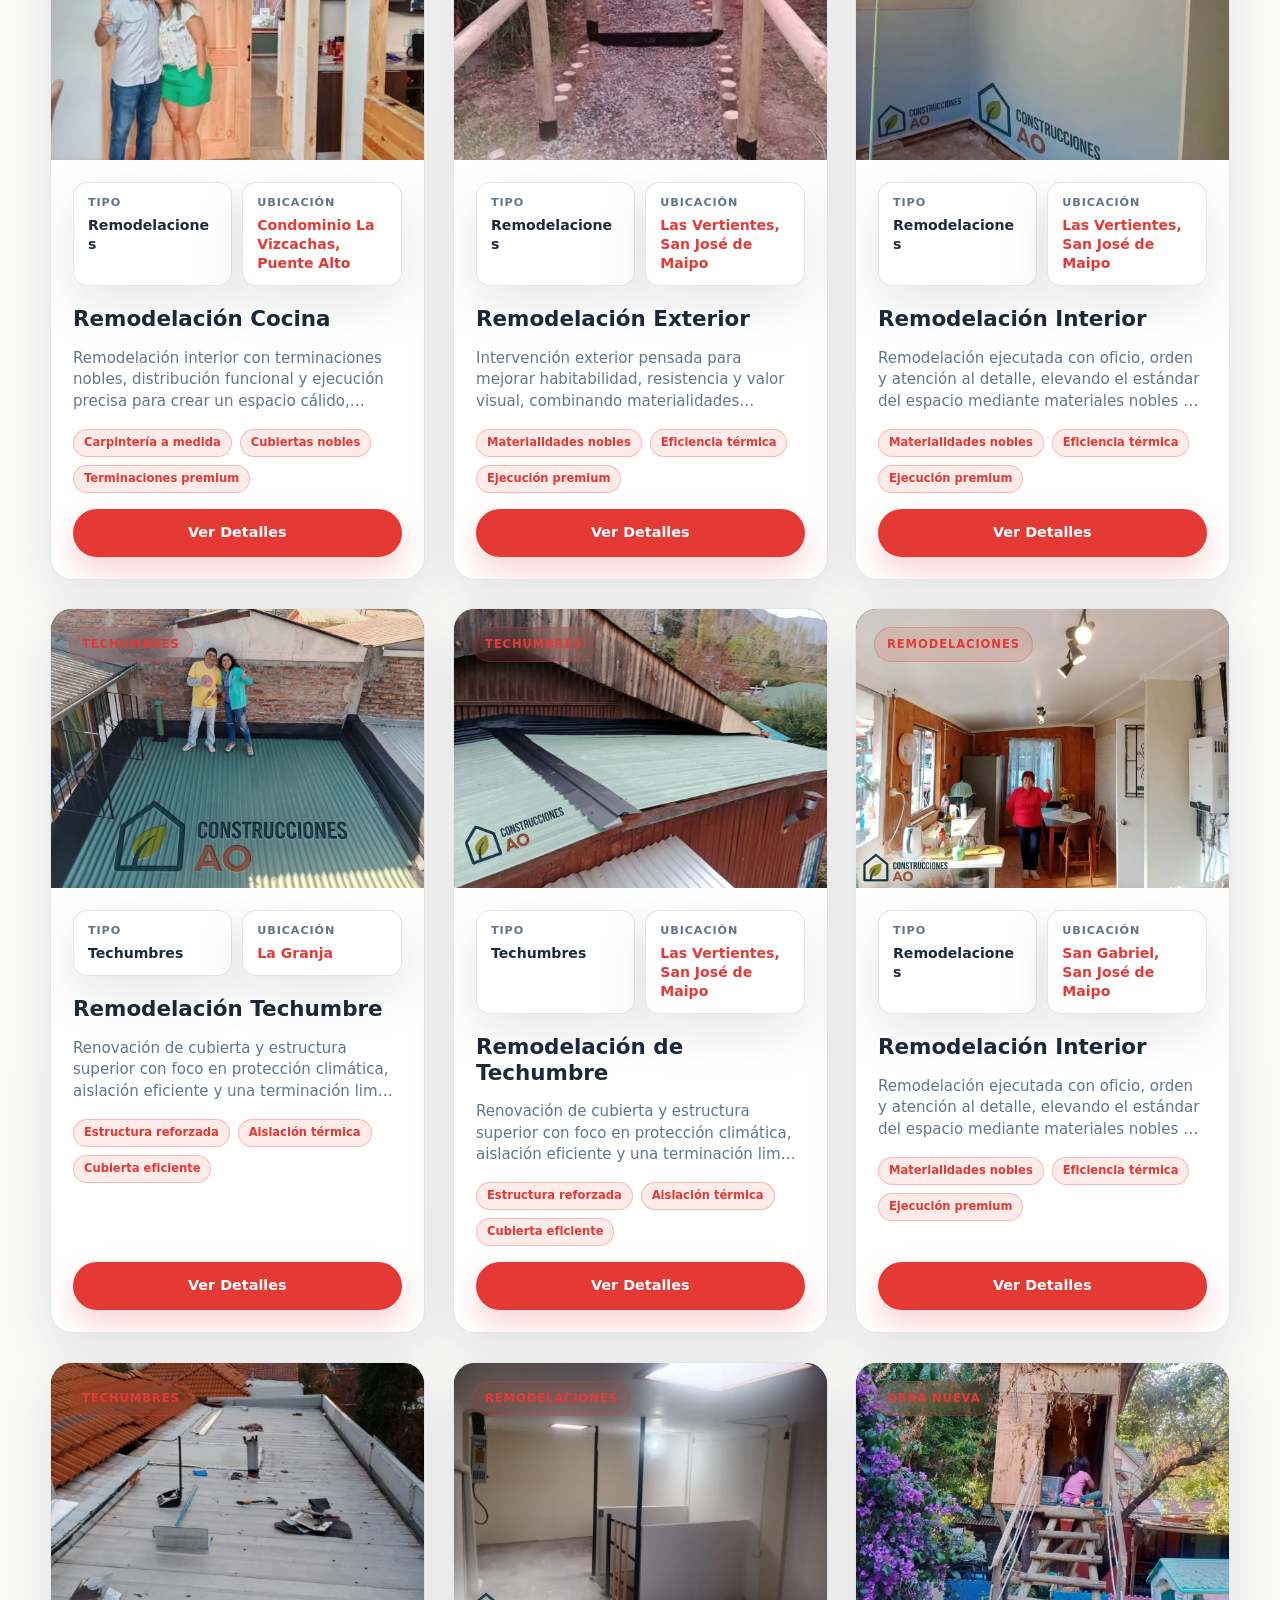
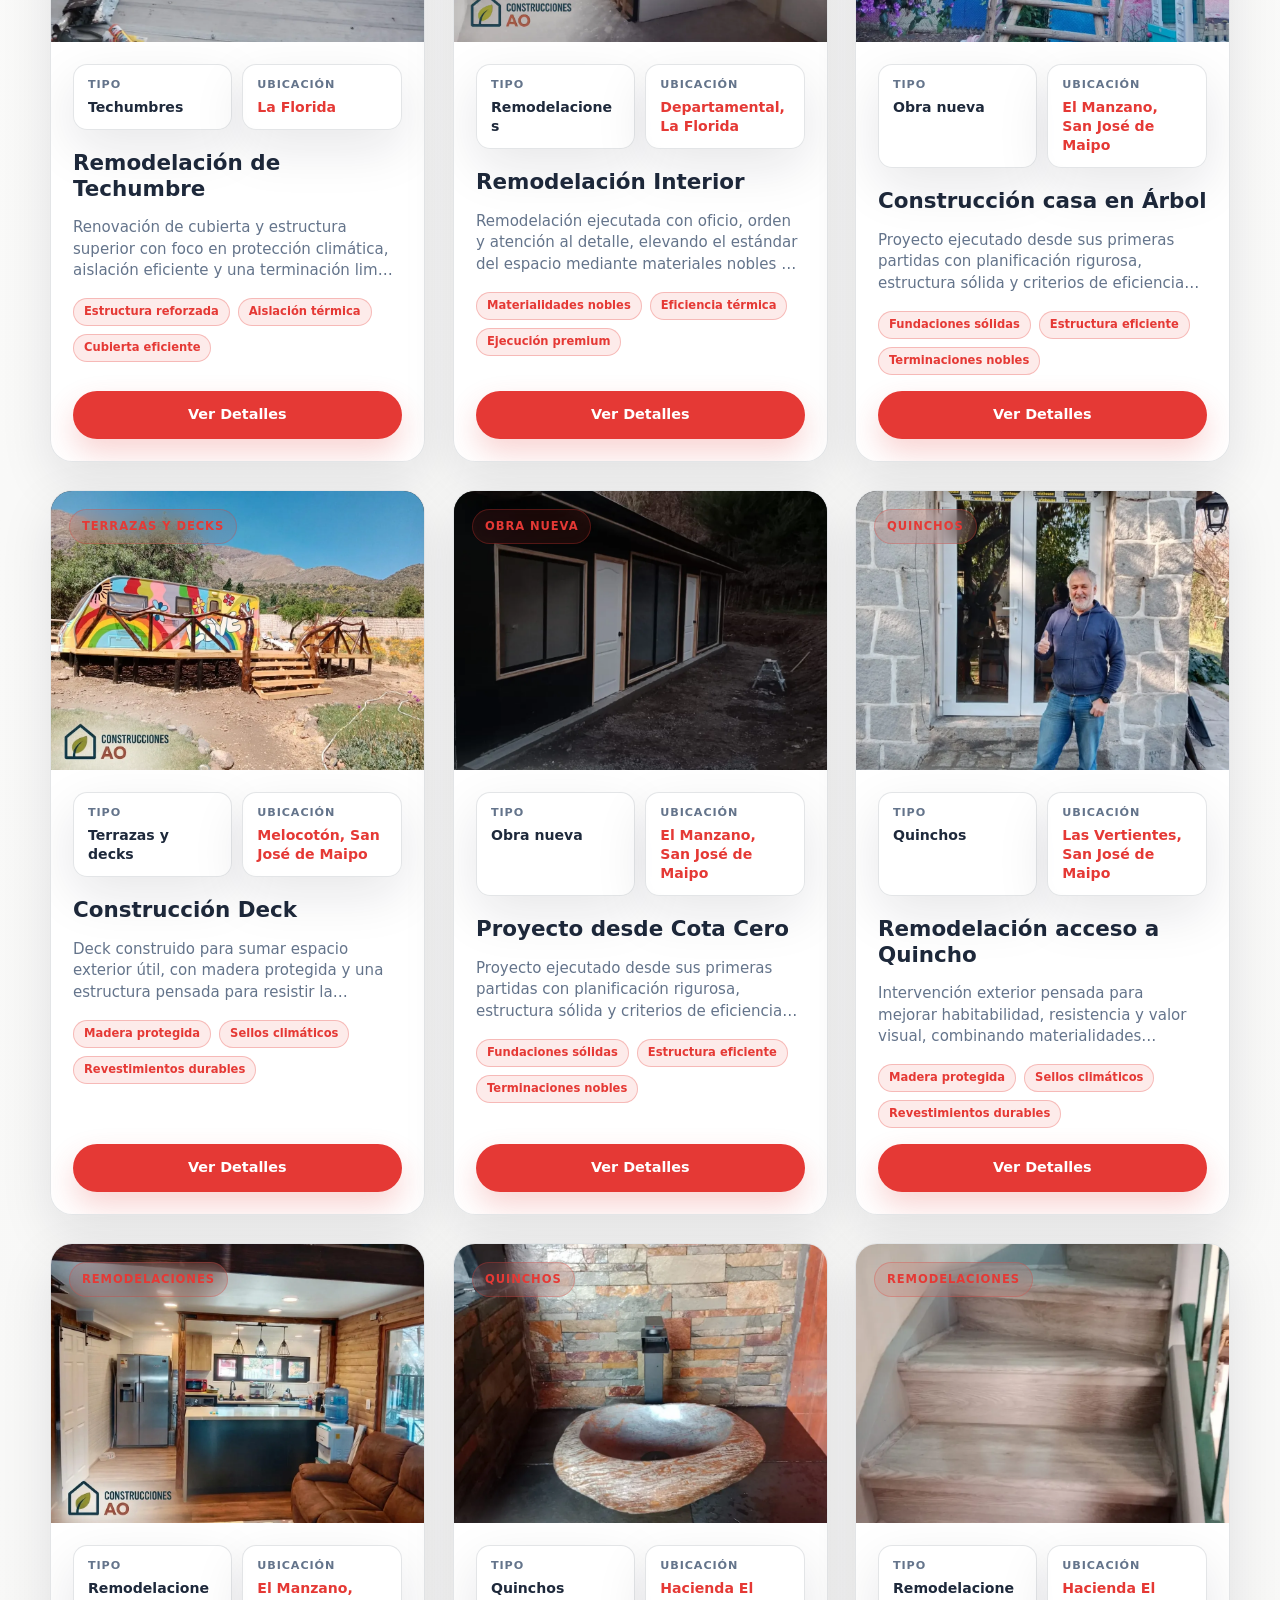
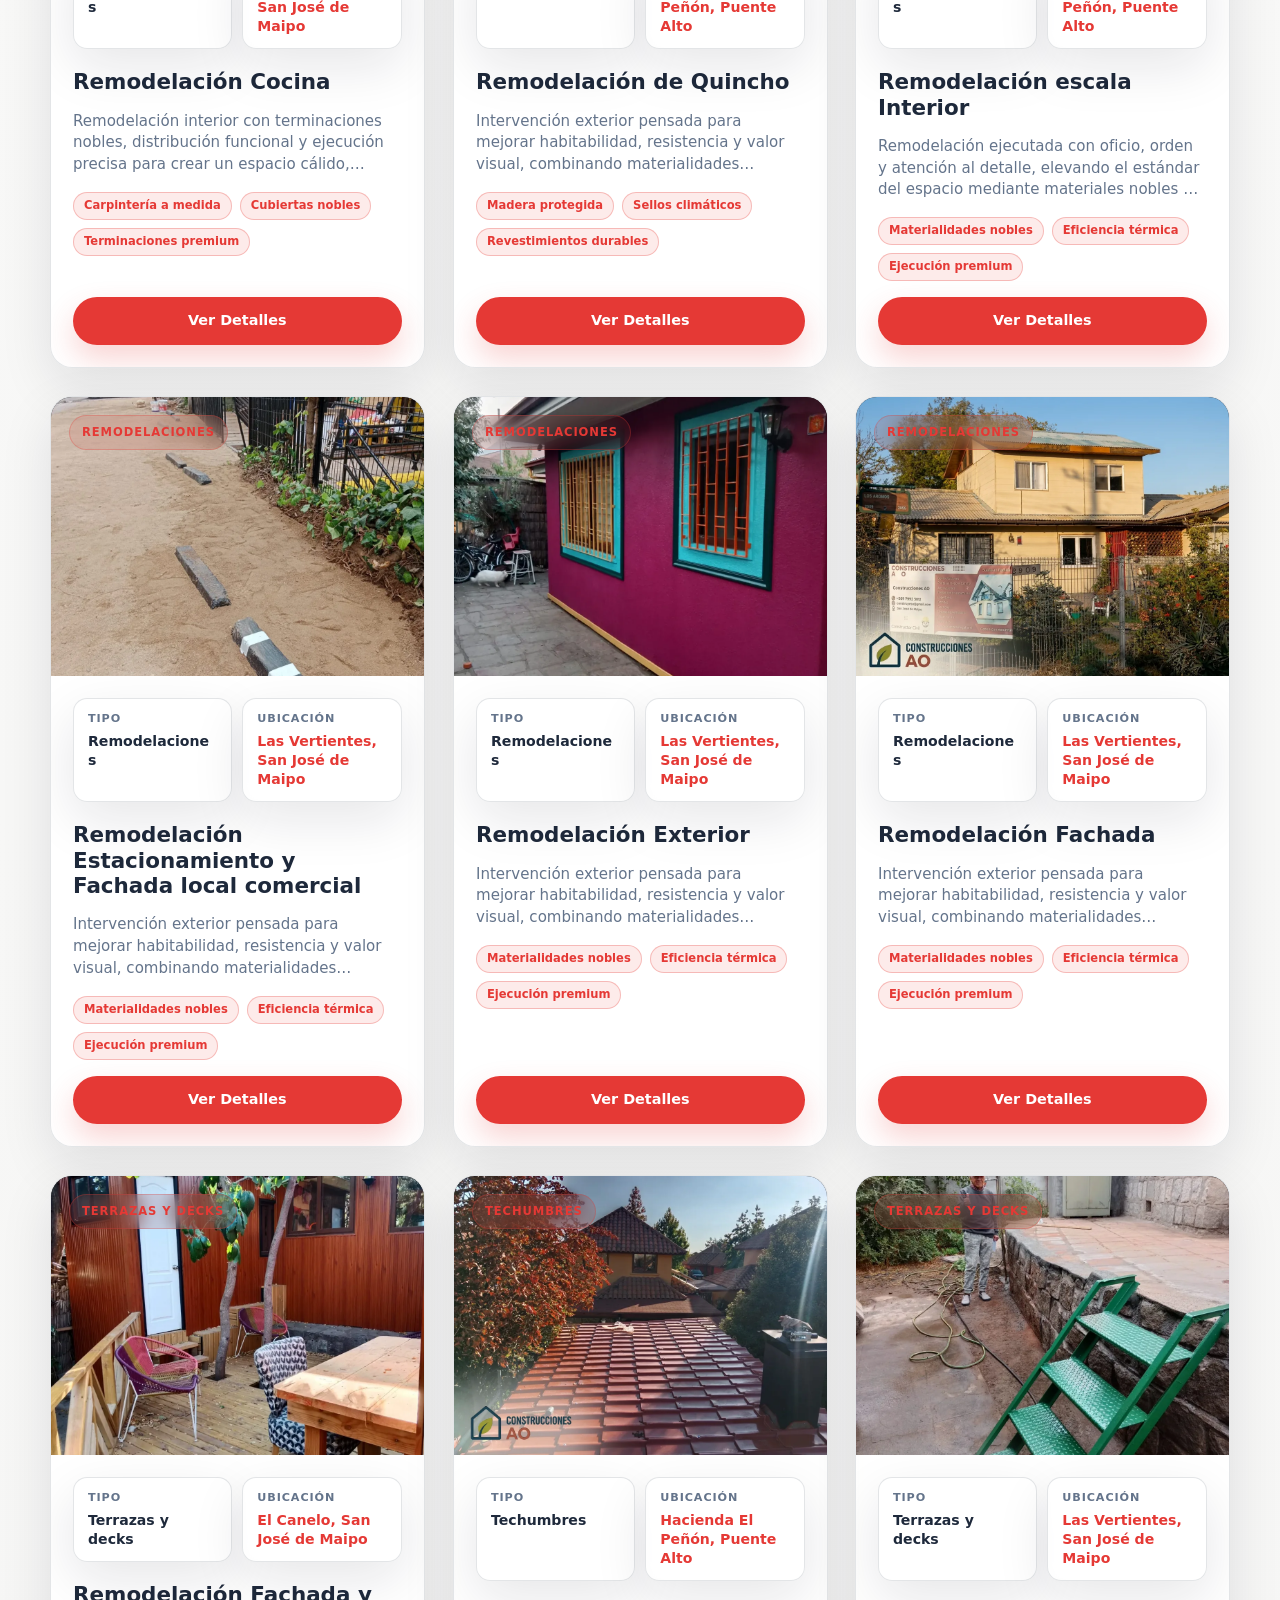
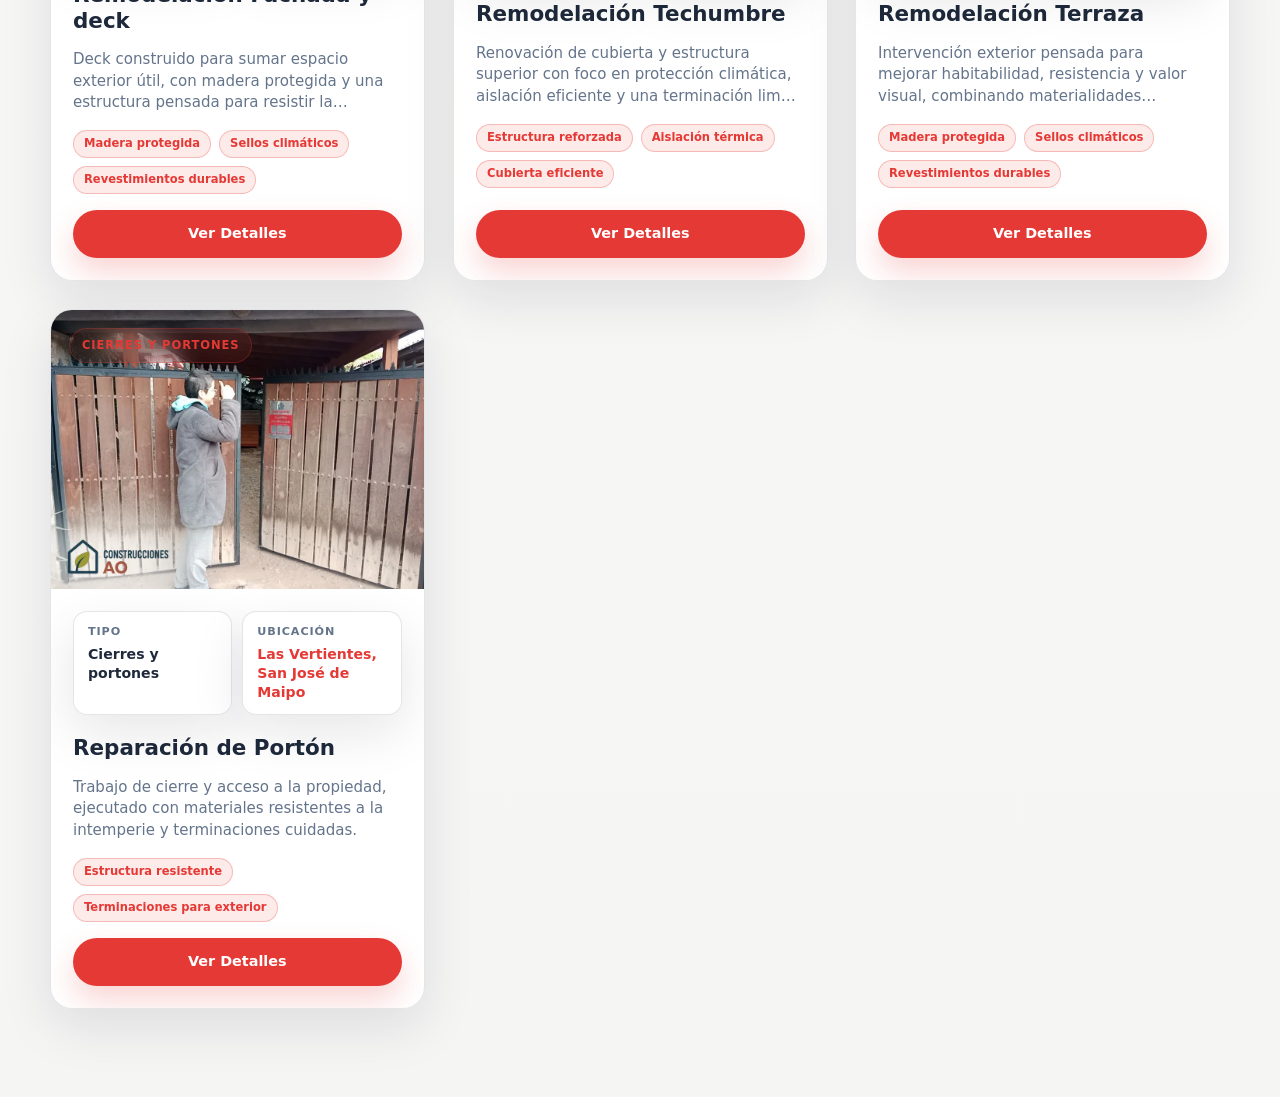
<file: portafolio.html>
﻿<!DOCTYPE html>
<html lang="es">
<head>
  <meta charset="UTF-8">
  <meta name="viewport" content="width=device-width, initial-scale=1.0">
  <meta name="description" content="Proyectos ejecutados por AO Construcciones en Cajón del Maipo, Pirque, Puente Alto y La Florida: ampliaciones, remodelaciones y obra nueva.">
  <title>Portafolio de Obras | AO Construcciones - Cajón del Maipo</title>
  <link rel="canonical" href="https://aoconstrucciones.cl/portafolio.html">

  <!-- Vista previa al compartir por WhatsApp, Facebook e Instagram -->
  <meta property="og:type" content="website">
  <meta property="og:site_name" content="AO Construcciones">
  <meta property="og:title" content="Portafolio de Obras | AO Construcciones">
  <meta property="og:description" content="Proyectos ejecutados en Cajón del Maipo, Puente Alto y La Florida: ampliaciones, remodelaciones, techumbres y obra nueva, con fotos del proceso.">
  <meta property="og:url" content="https://aoconstrucciones.cl/portafolio.html">
  <meta property="og:image" content="https://aoconstrucciones.cl/assets/img/og-aoconstrucciones.jpg">
  <meta property="og:image:width" content="1200">
  <meta property="og:image:height" content="630">
  <meta property="og:image:alt" content="Deck de madera construido por AO Construcciones en Melocotón, San José de Maipo, con la cordillera de fondo">
  <meta property="og:locale" content="es_CL">
  <meta name="twitter:card" content="summary_large_image">

  <link rel="icon" href="favicon.ico" sizes="any">
  <link rel="icon" type="image/png" href="assets/img/favicon.png">

  <!-- Medición: define dataLayer y window.aoTrack antes que cualquier otro script -->
  <script src="js/tracking.js?v=31e23a3bcc"></script>
  <style>
    :root {
      --forest-green: #2D4739;
      --timber-brown: #8B5A2B;
      --cream-bg: #FAFAF9;
      --slate-gray: #1E293B;
      --white: #FFFFFF;
      --muted: #64748B;
      --line: rgba(30, 41, 59, 0.12);
      --shadow-soft: 0 18px 45px rgba(30, 41, 59, 0.12);
      --shadow-deep: 0 30px 80px rgba(30, 41, 59, 0.18);
      --radius: 22px;
      --radius-sm: 14px;
      --max-width: 1180px;
      --ease: cubic-bezier(0.22, 1, 0.36, 1);
      color-scheme: light;
    }

    * {
      box-sizing: border-box;
    }

    html {
      scroll-behavior: smooth;
    }

    body {
      margin: 0;
      min-height: 100vh;
      background:
        radial-gradient(circle at top left, rgba(45, 71, 57, 0.08), transparent 34rem),
        linear-gradient(180deg, var(--cream-bg) 0%, #F2F1EE 100%);
      color: var(--slate-gray);
      font-family: Inter, ui-sans-serif, system-ui, -apple-system, BlinkMacSystemFont, "Segoe UI", sans-serif;
      line-height: 1.5;
    }

    img {
      display: block;
      max-width: 100%;
    }

    button {
      font: inherit;
    }

    .portfolio-nav {
      position: sticky;
      top: 0;
      z-index: 1000;
      width: min(100% - 32px, var(--max-width));
      margin: 0 auto;
      padding: 18px 0 0;
    }

    .portfolio-nav__inner {
      display: flex;
      align-items: center;
      justify-content: space-between;
      gap: 24px;
      padding: 12px 16px;
      border: 1px solid rgba(255, 255, 255, 0.72);
      border-radius: 999px;
      background: rgba(255, 255, 255, 0.72);
      backdrop-filter: blur(18px);
      box-shadow: 0 14px 34px rgba(30, 41, 59, 0.08);
    }

    .portfolio-nav__logo {
      display: inline-flex;
      align-items: center;
      flex: 0 0 auto;
    }

    .portfolio-nav__logo img {
      width: 220px;
      height: 58px;
      object-fit: contain;
      object-position: left center;
    }

    .portfolio-nav__links {
      display: flex;
      align-items: center;
      gap: 8px;
    }

    .portfolio-nav__link {
      display: inline-flex;
      align-items: center;
      min-height: 40px;
      padding: 0 16px;
      border-radius: 999px;
      color: var(--slate-gray);
      font-size: 0.86rem;
      font-weight: 850;
      text-decoration: none;
      transition: background 0.3s ease, color 0.3s ease, transform 0.3s ease;
    }

    .portfolio-nav__link:hover {
      color: var(--forest-green);
      transform: translateY(-1px);
    }

    .portfolio-nav__link.active {
      background: var(--forest-green);
      color: var(--white);
      box-shadow: 0 10px 24px rgba(45, 71, 57, 0.2);
    }

    .portfolio-section {
      width: min(100% - 32px, var(--max-width));
      margin: 0 auto;
      padding: 58px 0 88px;
    }

    .portfolio-header {
      display: grid;
      grid-template-columns: minmax(0, 1fr) minmax(300px, 0.72fr);
      gap: 44px;
      align-items: center;
      margin-bottom: 38px;
    }

    .eyebrow {
      display: inline-flex;
      align-items: center;
      gap: 10px;
      margin: 0 0 16px;
      color: var(--timber-brown);
      font-size: 0.78rem;
      font-weight: 800;
      letter-spacing: 0.13em;
      text-transform: uppercase;
    }

    .eyebrow::before {
      content: "";
      width: 34px;
      height: 2px;
      border-radius: 999px;
      background: currentColor;
    }

    .portfolio-title {
      max-width: 760px;
      margin: 0;
      color: var(--slate-gray);
      font-size: clamp(2.15rem, 5vw, 4.6rem);
      font-weight: 850;
      letter-spacing: 0;
      line-height: 0.98;
    }

    .portfolio-intro {
      margin: 0;
      color: var(--muted);
      font-size: 1rem;
    }

    .portfolio-brand {
      display: grid;
      gap: 16px;
      justify-items: end;
    }

    .portfolio-brand__logo {
      width: min(100%, 440px);
      height: auto;
      object-fit: contain;
      filter: drop-shadow(0 18px 28px rgba(30, 41, 59, 0.14));
    }

    .filter-container {
      display: flex;
      flex-wrap: wrap;
      gap: 12px;
      align-items: center;
      justify-content: space-between;
      padding: 12px;
      margin-bottom: 32px;
      background: rgba(255, 255, 255, 0.72);
      border: 1px solid rgba(255, 255, 255, 0.8);
      border-radius: 999px;
      box-shadow: 0 14px 36px rgba(30, 41, 59, 0.08);
      backdrop-filter: blur(18px);
    }

    .filter-button {
      min-height: 44px;
      padding: 0 20px;
      border: 1px solid transparent;
      border-radius: 999px;
      background: transparent;
      color: var(--slate-gray);
      cursor: pointer;
      font-size: 0.9rem;
      font-weight: 800;
      transition: color 0.3s ease, background 0.3s ease, border-color 0.3s ease, transform 0.3s ease;
    }

    .filter-button:hover {
      transform: translateY(-2px);
      color: var(--forest-green);
    }

    .filter-button.active {
      background: var(--forest-green);
      color: var(--white);
      border-color: rgba(255, 255, 255, 0.35);
      box-shadow: 0 12px 30px rgba(45, 71, 57, 0.22);
    }

    .portfolio-grid {
      display: grid;
      grid-template-columns: repeat(3, minmax(0, 1fr));
      grid-auto-flow: dense;
      gap: clamp(18px, 2.2vw, 30px);
      align-items: stretch;
      transition: gap 0.4s ease;
    }

    .project-card {
      overflow: hidden;
      position: relative;
      background:
        linear-gradient(180deg, rgba(255, 255, 255, 0.96) 0%, rgba(250, 250, 249, 0.9) 100%);
      border: 1px solid rgba(255, 255, 255, 0.75);
      border-radius: var(--radius);
      box-shadow:
        0 18px 42px rgba(30, 41, 59, 0.1),
        0 2px 0 rgba(255, 255, 255, 0.7) inset;
      display: flex;
      flex-direction: column;
      cursor: pointer;
      opacity: 1;
      transform: translateY(0) scale(1);
      visibility: visible;
      transition: transform 0.6s cubic-bezier(0.16, 1, 0.3, 1), opacity 0.5s ease, box-shadow 0.6s ease, border-color 0.4s ease, visibility 0.4s ease;
      will-change: transform, opacity;
    }

    .project-card:hover {
      transform: translateY(-8px);
      border-color: rgba(255, 255, 255, 0.9);
      box-shadow:
        0 34px 90px rgba(30, 41, 59, 0.18),
        0 14px 34px rgba(45, 71, 57, 0.12),
        0 2px 0 rgba(255, 255, 255, 0.75) inset;
    }

    .project-card.hidden {
      opacity: 0;
      transform: scale(0.92);
      pointer-events: none;
      visibility: hidden;
      transition: all 0.4s ease;
    }

    .project-card__media {
      position: relative;
      aspect-ratio: 4 / 3;
      overflow: hidden;
      background:
        linear-gradient(135deg, rgba(45, 71, 57, 0.18), rgba(139, 90, 43, 0.18)),
        #E7E4DD;
    }

    .project-card__media img {
      width: 100%;
      height: 100%;
      object-fit: cover;
      transition: transform 0.8s cubic-bezier(0.16, 1, 0.3, 1);
    }

    .project-card:hover .project-card__media img {
      transform: scale(1.05);
    }

    .project-card__category {
      position: absolute;
      left: 18px;
      top: 18px;
      padding: 8px 12px;
      border-radius: 999px;
      background: rgba(255, 255, 255, 0.88);
      color: var(--forest-green);
      font-size: 0.72rem;
      font-weight: 900;
      letter-spacing: 0.08em;
      text-transform: uppercase;
      backdrop-filter: blur(12px);
    }

    .project-card__body {
      display: flex;
      flex: 1;
      flex-direction: column;
      gap: 16px;
      padding: 22px;
      font-family: Montserrat, Inter, ui-sans-serif, system-ui, -apple-system, BlinkMacSystemFont, "Segoe UI", sans-serif;
    }

    .project-card__specs {
      display: grid;
      grid-template-columns: repeat(auto-fit, minmax(145px, 1fr));
      gap: 10px;
      align-items: stretch;
    }

    .spec-badge {
      min-width: 0;
      padding: 12px 14px;
      border: 1px solid rgba(255, 255, 255, 0.4);
      border-radius: var(--radius-sm);
      background: rgba(255, 255, 255, 0.7);
      backdrop-filter: blur(8px);
      box-shadow: 0 10px 22px rgba(30, 41, 59, 0.06);
    }

    .spec-badge span {
      display: block;
      color: var(--muted);
      font-size: 0.7rem;
      font-weight: 800;
      letter-spacing: 0.08em;
      text-transform: uppercase;
    }

    .spec-badge strong {
      display: block;
      margin-top: 4px;
      color: var(--slate-gray);
      font-size: 0.88rem;
      font-weight: 850;
      line-height: 1.35;
      overflow-wrap: anywhere;
      white-space: normal;
    }

    .location-link {
      display: block;
      margin-top: 4px;
      color: var(--forest-green);
      font-size: 0.88rem;
      font-weight: 850;
      line-height: 1.35;
      overflow-wrap: anywhere;
      text-decoration: none;
      transition: color 0.25s ease;
    }

    .location-link:hover {
      color: var(--timber-brown);
      text-decoration: underline;
      text-underline-offset: 3px;
    }

    .project-card__title {
      margin: 4px 0 0;
      color: var(--slate-gray);
      font-size: 1.34rem;
      font-weight: 900;
      letter-spacing: 0;
      line-height: 1.18;
    }

    .project-description {
      display: -webkit-box;
      min-height: 4.35em;
      margin: 0;
      color: var(--muted);
      font-size: 0.94rem;
      line-height: 1.45;
      overflow: hidden;
      -webkit-box-orient: vertical;
      -webkit-line-clamp: 3;
      line-clamp: 3;
    }

    .project-materials {
      display: flex;
      flex-wrap: wrap;
      gap: 8px;
      min-height: 32px;
      margin: 0;
      padding: 0;
    }

    .project-material {
      display: inline-flex;
      align-items: center;
      min-height: 28px;
      padding: 6px 10px;
      border-radius: 999px;
      background: rgba(45, 71, 57, 0.08);
      color: var(--forest-green);
      font-size: 0.72rem;
      font-weight: 850;
      line-height: 1;
    }

    .details-button {
      display: inline-flex;
      align-items: center;
      justify-content: center;
      width: 100%;
      min-height: 48px;
      border: 0;
      border-radius: 999px;
      background: var(--slate-gray);
      color: var(--white);
      cursor: pointer;
      font-size: 0.9rem;
      font-weight: 850;
      margin-top: auto;
      transition: background 0.3s ease, transform 0.3s ease;
    }

    .details-button:hover {
      background: var(--forest-green);
      transform: translateY(-2px);
    }

    .empty-state {
      grid-column: 1 / -1;
      padding: 36px;
      border: 1px dashed rgba(30, 41, 59, 0.22);
      border-radius: var(--radius);
      color: var(--muted);
      text-align: center;
      background: rgba(255, 255, 255, 0.68);
    }

    .portfolio-state {
      grid-column: 1 / -1;
      display: grid;
      place-items: center;
      gap: 14px;
      min-height: 280px;
      padding: 40px;
      border: 1px solid rgba(30, 41, 59, 0.1);
      border-radius: var(--radius);
      background: rgba(255, 255, 255, 0.74);
      color: var(--muted);
      text-align: center;
      box-shadow: var(--shadow-soft);
    }

    .portfolio-spinner {
      width: 42px;
      height: 42px;
      border: 4px solid rgba(45, 71, 57, 0.14);
      border-top-color: var(--forest-green);
      border-radius: 50%;
      animation: spin 0.8s linear infinite;
    }

    .portfolio-state strong {
      color: var(--slate-gray);
      font-size: 1rem;
    }

    .project-modal {
      position: fixed;
      inset: 0;
      z-index: 2000;
      display: grid;
      place-items: center;
      padding: clamp(16px, 3vw, 40px);
      background: rgba(15, 23, 42, 0.4);
      backdrop-filter: blur(12px);
      opacity: 0;
      visibility: hidden;
      pointer-events: none;
      transition: opacity 0.5s ease, visibility 0.5s ease;
    }

    .project-modal.active {
      opacity: 1;
      visibility: visible;
      pointer-events: auto;
    }

    .project-modal__dialog {
      position: relative;
      width: min(100%, 1180px);
      max-height: min(88vh, 860px);
      overflow: hidden;
      border: 1px solid rgba(255, 255, 255, 0.68);
      border-radius: 28px;
      background:
        linear-gradient(135deg, rgba(255, 255, 255, 0.98) 0%, rgba(250, 250, 249, 0.94) 100%);
      box-shadow:
        0 48px 120px rgba(15, 23, 42, 0.34),
        0 2px 0 rgba(255, 255, 255, 0.75) inset;
      opacity: 0;
      transform: scale(0.95) translateY(20px);
      transition: transform 0.6s cubic-bezier(0.16, 1, 0.3, 1), opacity 0.5s ease;
    }

    .project-modal.active .project-modal__dialog {
      opacity: 1;
      transform: scale(1) translateY(0);
    }

    .project-modal__close {
      position: absolute;
      top: 18px;
      right: 18px;
      z-index: 3;
      display: inline-grid;
      place-items: center;
      width: 44px;
      height: 44px;
      border: 1px solid rgba(255, 255, 255, 0.58);
      border-radius: 50%;
      background: rgba(255, 255, 255, 0.78);
      color: var(--slate-gray);
      cursor: pointer;
      font-size: 1.05rem;
      line-height: 1;
      backdrop-filter: blur(10px);
      box-shadow: 0 12px 26px rgba(30, 41, 59, 0.14);
      transition: transform 0.35s ease, background 0.35s ease, color 0.35s ease;
    }

    .project-modal__close:hover {
      background: var(--forest-green);
      color: var(--white);
      transform: rotate(90deg) scale(1.04);
    }

    .project-modal__content {
      display: grid;
      grid-template-columns: minmax(0, 1.14fr) minmax(360px, 0.86fr);
      max-height: min(88vh, 860px);
      overflow: auto;
    }

    .project-modal__media {
      position: sticky;
      top: 0;
      min-height: 620px;
      overflow: hidden;
      background:
        linear-gradient(135deg, rgba(45, 71, 57, 0.18), rgba(139, 90, 43, 0.16)),
        #E7E4DD;
    }

    .project-modal__image {
      width: 100%;
      height: 100%;
      min-height: inherit;
      object-fit: cover;
    }

    .project-carousel {
      position: relative;
      width: 100%;
      height: 100%;
      min-height: inherit;
      overflow: hidden;
      touch-action: pan-y;
      user-select: none;
    }

    .project-carousel__viewport {
      width: 100%;
      height: 100%;
      min-height: inherit;
      overflow: hidden;
    }

    .project-carousel__track {
      display: flex;
      height: 100%;
      min-height: inherit;
      transform: translateX(0);
      transition: transform 0.56s cubic-bezier(0.16, 1, 0.3, 1);
      will-change: transform;
    }

    .project-carousel__slide {
      flex: 0 0 100%;
      width: 100%;
      height: 100%;
      min-height: inherit;
      background: #E7E4DD;
    }

    .project-carousel__slide img {
      width: 100%;
      height: 100%;
      min-height: inherit;
      object-fit: cover;
      display: block;
    }

    .project-carousel__button {
      position: absolute;
      top: 50%;
      z-index: 2;
      display: inline-grid;
      place-items: center;
      width: 52px;
      height: 52px;
      border: 1px solid rgba(255, 255, 255, 0.62);
      border-radius: 50%;
      background: rgba(255, 255, 255, 0.78);
      color: var(--slate-gray);
      cursor: pointer;
      font-size: 2rem;
      line-height: 1;
      backdrop-filter: blur(10px);
      box-shadow: 0 16px 34px rgba(15, 23, 42, 0.18);
      transform: translateY(-50%);
      transition: transform 0.28s ease, background 0.28s ease, color 0.28s ease;
    }

    .project-carousel__button:hover {
      background: var(--forest-green);
      color: var(--white);
      transform: translateY(-50%) scale(1.05);
    }

    .project-carousel__button--prev {
      left: 18px;
    }

    .project-carousel__button--next {
      right: 18px;
    }

    .project-carousel__counter {
      position: absolute;
      left: 50%;
      bottom: 18px;
      z-index: 2;
      padding: 8px 13px;
      border: 1px solid rgba(255, 255, 255, 0.48);
      border-radius: 999px;
      background: rgba(15, 23, 42, 0.54);
      color: var(--white);
      font-size: 0.78rem;
      font-weight: 850;
      backdrop-filter: blur(10px);
      transform: translateX(-50%);
    }

    .project-modal__info {
      display: flex;
      flex-direction: column;
      gap: 26px;
      padding: clamp(32px, 5vw, 62px);
      font-family: Montserrat, Inter, ui-sans-serif, system-ui, -apple-system, BlinkMacSystemFont, "Segoe UI", sans-serif;
    }

    .project-modal__eyebrow {
      width: fit-content;
      padding: 8px 12px;
      border-radius: 999px;
      background: rgba(45, 71, 57, 0.08);
      color: var(--forest-green);
      font-size: 0.72rem;
      font-weight: 900;
      letter-spacing: 0.1em;
      text-transform: uppercase;
    }

    .project-modal__title {
      margin: 0;
      color: var(--slate-gray);
      font-size: clamp(2rem, 4vw, 4.2rem);
      font-weight: 900;
      letter-spacing: 0;
      line-height: 0.98;
    }

    .project-modal__specs {
      display: grid;
      grid-template-columns: repeat(3, minmax(0, 1fr));
      gap: 12px;
    }

    .project-modal__spec {
      min-width: 0;
      padding: 16px;
      border: 1px solid rgba(255, 255, 255, 0.4);
      border-radius: 18px;
      background: rgba(255, 255, 255, 0.7);
      backdrop-filter: blur(8px);
      box-shadow: 0 12px 28px rgba(30, 41, 59, 0.08);
    }

    .project-modal__spec span {
      display: block;
      margin-bottom: 6px;
      color: var(--muted);
      font-size: 0.68rem;
      font-weight: 900;
      letter-spacing: 0.1em;
      text-transform: uppercase;
    }

    .project-modal__spec strong {
      color: var(--slate-gray);
      font-size: 0.92rem;
      font-weight: 850;
      line-height: 1.35;
      overflow-wrap: anywhere;
    }

    .project-modal__description {
      margin: 0;
      color: #475569;
      font-size: 1rem;
      line-height: 1.85;
    }

    .project-modal__section-title {
      margin: 0 0 12px;
      color: var(--slate-gray);
      font-size: 0.78rem;
      font-weight: 900;
      letter-spacing: 0.12em;
      text-transform: uppercase;
    }

    .project-modal__materials {
      display: flex;
      flex-wrap: wrap;
      gap: 10px;
    }

    .project-modal__material {
      display: inline-flex;
      align-items: center;
      min-height: 34px;
      padding: 8px 12px;
      border-radius: 999px;
      background: rgba(45, 71, 57, 0.08);
      color: var(--forest-green);
      font-size: 0.78rem;
      font-weight: 850;
    }

    @keyframes spin {
      to {
        transform: rotate(360deg);
      }
    }

    @media (max-width: 980px) {
      .portfolio-header {
        grid-template-columns: 1fr;
        gap: 22px;
      }

      .portfolio-brand {
        justify-items: start;
      }

      .portfolio-brand__logo {
        width: min(100%, 360px);
      }

      .portfolio-grid {
        grid-template-columns: repeat(2, minmax(0, 1fr));
      }

      .project-modal__content {
        grid-template-columns: 1fr;
      }

      .project-modal__media {
        position: relative;
        min-height: 360px;
      }
    }

    @media (max-width: 680px) {
      .portfolio-nav {
        width: min(100% - 22px, var(--max-width));
      }

      .portfolio-nav__inner {
        align-items: flex-start;
        border-radius: 24px;
        flex-direction: column;
      }

      .portfolio-nav__links {
        width: 100%;
        flex-wrap: wrap;
      }

      .portfolio-nav__link {
        flex: 1 1 calc(50% - 6px);
        justify-content: center;
      }

      /* Queda impar en la grilla de dos columnas: le damos fila propia. */
      .portfolio-nav__link--legal {
        flex-basis: 100%;
      }

      .portfolio-section {
        width: min(100% - 22px, var(--max-width));
        padding: 40px 0 54px;
      }

      .filter-container {
        justify-content: flex-start;
        border-radius: 24px;
      }

      .filter-button {
        flex: 1 1 calc(50% - 8px);
        padding: 0 12px;
      }

      .portfolio-grid {
        grid-template-columns: 1fr;
        gap: 18px;
      }

      .project-card__body {
        padding: 18px;
      }

      .project-modal {
        padding: 10px;
      }

      .project-modal__dialog,
      .project-modal__content {
        max-height: 92vh;
        border-radius: 22px;
      }

      .project-modal__media {
        min-height: 260px;
      }

      .project-carousel__button {
        width: 46px;
        height: 46px;
        font-size: 1.7rem;
      }

      .project-carousel__button--prev {
        left: 12px;
      }

      .project-carousel__button--next {
        right: 12px;
      }

      .project-modal__info {
        padding: 26px 20px 24px;
        gap: 20px;
      }

      .project-modal__specs {
        grid-template-columns: 1fr;
      }

      .project-modal__close {
        top: 12px;
        right: 12px;
      }
    }

    /* Industrial Premium dark theme overrides */
    :root {
      --bg-primary: #121212;
      --bg-surface: #1e1e1e;
      --accent-color: #e53935;
      --text-primary: #eceff1;
      --text-secondary: #b0bec5;
      --cream-bg: var(--bg-primary);
      --forest-green: var(--accent-color);
      --timber-brown: var(--accent-color);
      --slate-gray: var(--text-primary);
      --muted: var(--text-secondary);
      --white: #ffffff;
      --shadow-soft: 0 18px 60px rgba(0, 0, 0, 0.34);
      --shadow-card: 0 24px 70px rgba(0, 0, 0, 0.36);
    }

    body {
      background:
        radial-gradient(circle at 14% 8%, rgba(229, 57, 53, 0.1), transparent 28rem),
        linear-gradient(180deg, #151515 0%, var(--bg-primary) 44%, #0f0f0f 100%);
      color: var(--text-primary);
    }

    body::before {
      background-image:
        linear-gradient(rgba(255, 255, 255, 0.025) 1px, transparent 1px),
        linear-gradient(90deg, rgba(255, 255, 255, 0.025) 1px, transparent 1px);
      background-size: 44px 44px;
      opacity: 1;
    }

    .portfolio-nav__inner,
    .filter-container,
    .project-card,
    .portfolio-brand,
    .project-modal__dialog,
    .project-modal__spec,
    .spec-badge,
    .portfolio-state,
    .empty-state {
      border-color: rgba(236, 239, 241, 0.1);
      background: rgba(30, 30, 30, 0.94);
      color: var(--text-primary);
      box-shadow: 0 18px 60px rgba(0, 0, 0, 0.34);
    }

    .portfolio-nav__link,
    .portfolio-intro,
    .project-description,
    .project-modal__description,
    .spec-badge span,
    .project-modal__spec span {
      color: var(--text-secondary);
    }

    .portfolio-nav__link.active,
    .portfolio-nav__link:hover,
    .eyebrow,
    .project-card__category,
    .project-material,
    .project-modal__eyebrow,
    .project-modal__material,
    .portfolio-kicker {
      color: var(--accent-color);
    }

    .eyebrow,
    .project-card__category,
    .project-material,
    .project-modal__eyebrow,
    .project-modal__material {
      border: 1px solid rgba(229, 57, 53, 0.28);
      background: rgba(229, 57, 53, 0.1);
    }

    .filter-button.active,
    .details-button {
      background: var(--accent-color);
      color: var(--white);
      box-shadow: 0 14px 30px rgba(229, 57, 53, 0.22);
    }

    .filter-button,
    .details-button:hover {
      color: var(--text-primary);
      background: rgba(255, 255, 255, 0.04);
    }

    .filter-button:hover,
    .project-card:hover {
      border-color: rgba(229, 57, 53, 0.42);
      box-shadow:
        0 34px 90px rgba(0, 0, 0, 0.36),
        0 18px 48px rgba(229, 57, 53, 0.12);
    }

    .project-card__media,
    .project-modal__media,
    .project-carousel__slide {
      background: #252525;
    }

    .project-modal {
      background: rgba(0, 0, 0, 0.58);
      backdrop-filter: blur(14px);
    }

    .project-modal__dialog,
    .project-modal__content {
      background: var(--bg-surface);
    }

    .project-modal__close,
    .project-carousel__button {
      border-color: rgba(236, 239, 241, 0.14);
      background: rgba(30, 30, 30, 0.88);
      color: var(--text-primary);
    }

    .project-modal__close:hover,
    .project-carousel__button:hover {
      background: var(--accent-color);
      color: var(--white);
    }

    .portfolio-nav__link.active {
      background: var(--accent-color);
      color: var(--white);
      box-shadow: 0 12px 28px rgba(229, 57, 53, 0.24);
    }

    .portfolio-nav__link:not(.active):hover {
      color: var(--accent-color);
    }

    /* Light background restoration */
    :root {
      --bg-primary: #fafaf9;
      --bg-surface: #ffffff;
      --text-primary: #1e293b;
      --text-secondary: #64748b;
      --cream-bg: var(--bg-primary);
      --slate-gray: var(--text-primary);
      --muted: var(--text-secondary);
      --shadow-soft: 0 18px 52px rgba(15, 23, 42, 0.1);
      --shadow-card: 0 24px 70px rgba(15, 23, 42, 0.12);
    }

    body {
      background:
        radial-gradient(circle at 14% 8%, rgba(229, 57, 53, 0.08), transparent 28rem),
        linear-gradient(180deg, #ffffff 0%, var(--bg-primary) 48%, #f5f5f4 100%);
      color: var(--text-primary);
    }

    body::before {
      background-image:
        linear-gradient(rgba(30, 41, 59, 0.035) 1px, transparent 1px),
        linear-gradient(90deg, rgba(30, 41, 59, 0.035) 1px, transparent 1px);
      opacity: 0.7;
    }

    .portfolio-nav__inner,
    .filter-container,
    .project-card,
    .portfolio-brand,
    .project-modal__dialog,
    .project-modal__spec,
    .spec-badge,
    .portfolio-state,
    .empty-state {
      border-color: rgba(30, 41, 59, 0.12);
      background: rgba(255, 255, 255, 0.92);
      color: var(--text-primary);
      box-shadow: var(--shadow-soft);
    }

    .project-modal__content {
      background: var(--bg-surface);
    }

    .project-modal__close,
    .project-carousel__button {
      border-color: rgba(30, 41, 59, 0.14);
      background: rgba(255, 255, 255, 0.88);
      color: var(--text-primary);
    }

    /* ---- Floating WhatsApp button ---- */
    .whatsapp-btn {
      position: fixed;
      right: clamp(1rem, 4vw, 1.75rem);
      bottom: clamp(1rem, 4vw, 1.75rem);
      /* Below the sticky nav (1000) and the project modal (2000). */
      z-index: 900;
      display: inline-flex;
      align-items: center;
      justify-content: center;
      width: 60px;
      height: 60px;
      border-radius: 50%;
      background: #25d366;
      color: var(--white);
      box-shadow:
        0 10px 28px rgba(37, 211, 102, 0.36),
        0 4px 12px rgba(30, 41, 59, 0.18);
      transition: transform 0.35s var(--ease), box-shadow 0.35s var(--ease);
      animation: whatsapp-enter 0.5s var(--ease) 0.9s both;
    }

    .whatsapp-btn svg {
      width: 32px;
      height: 32px;
      fill: currentColor;
    }

    .whatsapp-btn:hover,
    .whatsapp-btn:focus-visible {
      transform: translateY(-3px) scale(1.05);
      box-shadow:
        0 16px 36px rgba(37, 211, 102, 0.44),
        0 6px 16px rgba(30, 41, 59, 0.22);
    }

    .whatsapp-btn:focus-visible {
      outline: 3px solid var(--forest-green);
      outline-offset: 3px;
    }

    @keyframes whatsapp-enter {
      from {
        opacity: 0;
        transform: translateY(14px) scale(0.85);
      }
      to {
        opacity: 1;
        transform: translateY(0) scale(1);
      }
    }

    @media (max-width: 640px) {
      .whatsapp-btn {
        width: 56px;
        height: 56px;
        right: 1rem;
        bottom: 1rem;
      }

      .whatsapp-btn svg {
        width: 30px;
        height: 30px;
      }
    }

    @media (prefers-reduced-motion: reduce) {
      .whatsapp-btn {
        animation: none;
      }

      .whatsapp-btn:hover,
      .whatsapp-btn:focus-visible {
        transform: none;
      }
    }
  </style>
</head>
<body>
  <nav class="portfolio-nav" aria-label="Navegación principal">
    <div class="portfolio-nav__inner">
      <a class="portfolio-nav__logo" href="index.html" aria-label="Volver al inicio de AO Construcciones">
        <img src="assets/img/ao-construcciones-logo-portfolio-transparent.webp" alt="AO Construcciones" width="512" height="186">
      </a>
      <div class="portfolio-nav__links">
        <a class="portfolio-nav__link" href="index.html">Inicio</a>
        <a class="portfolio-nav__link active" href="portafolio.html" aria-current="page">Portafolio</a>
        <a class="portfolio-nav__link" href="index.html#servicios">Servicios</a>
        <a class="portfolio-nav__link" href="index.html#contacto">Contacto</a>
        <a class="portfolio-nav__link portfolio-nav__link--legal" href="privacidad.html">Privacidad</a>
      </div>
    </div>
  </nav>

  <main>
    <section id="portafolio" class="portfolio-section" aria-labelledby="portfolio-title">
      <header class="portfolio-header">
        <div>
          <p class="eyebrow">AO Construcciones</p>
          <h1 id="portfolio-title" class="portfolio-title">Nuestras Obras: Experiencia, solidez y dise&ntilde;o que transforman el paisaje.</h1>
        </div>
        <aside class="portfolio-brand" aria-label="Marca AO Construcciones">
          <img class="portfolio-brand__logo" src="assets/img/ao-construcciones-logo-portfolio-transparent.webp" alt="AO Construcciones" width="512" height="186">
          <p class="portfolio-intro">
            Proyectos reales construidos en el Caj&oacute;n del Maipo y Santiago. Transformamos planos e ideas en estructuras s&oacute;lidas, eficientes y hechas para durar toda la vida.
          </p>
        </aside>
      </header>

      <div id="portfolio-filters" class="filter-container" aria-label="Filtrar proyectos por categor&iacute;a">
        <button class="filter-button active" type="button" data-filter="todos" aria-pressed="true">Todos</button>
        <button class="filter-button" type="button" data-filter="cota-cero" aria-pressed="false">Obra nueva</button>
        <button class="filter-button" type="button" data-filter="ampliaciones" aria-pressed="false">Ampliaciones</button>
        <button class="filter-button" type="button" data-filter="remodelaciones" aria-pressed="false">Remodelaciones</button>
        <button class="filter-button" type="button" data-filter="techumbres" aria-pressed="false">Techumbres</button>
        <button class="filter-button" type="button" data-filter="quinchos" aria-pressed="false">Quinchos</button>
        <button class="filter-button" type="button" data-filter="terrazas-y-decks" aria-pressed="false">Terrazas y decks</button>
        <button class="filter-button" type="button" data-filter="cierres-y-portones" aria-pressed="false">Cierres y portones</button>
      </div>

      <div id="portfolio-grid" class="portfolio-grid" aria-live="polite"></div>
    </section>
  </main>

  <div class="project-modal" id="project-modal" aria-hidden="true">
    <div class="project-modal__dialog" role="dialog" aria-modal="true" aria-labelledby="project-modal-title">
      <button class="project-modal__close" type="button" aria-label="Cerrar detalles">✕</button>
      <div class="project-modal__content">
        <div class="project-modal__media">
          <div class="project-carousel" aria-label="Galería del proyecto">
            <div class="project-carousel__viewport">
              <div class="project-carousel__track"></div>
            </div>
            <button class="project-carousel__button project-carousel__button--prev" type="button" aria-label="Imagen anterior">‹</button>
            <button class="project-carousel__button project-carousel__button--next" type="button" aria-label="Imagen siguiente">›</button>
            <div class="project-carousel__counter" aria-live="polite"></div>
          </div>
        </div>
        <div class="project-modal__info">
          <span class="project-modal__eyebrow"></span>
          <h2 class="project-modal__title" id="project-modal-title"></h2>
          <div class="project-modal__specs" aria-label="Detalles del proyecto"></div>
          <p class="project-modal__description"></p>
          <div>
            <h3 class="project-modal__section-title">Materiales</h3>
            <div class="project-modal__materials"></div>
          </div>
        </div>
      </div>
    </div>
  </div>


  <a
    id="whatsapp-float"
    class="whatsapp-btn"
    href="https://wa.me/56979925812?text=Hola%2C%20vi%20su%20sitio%20web%20y%20quiero%20cotizar%20un%20proyecto"
    target="_blank"
    rel="noopener noreferrer"
    aria-label="Escríbenos por WhatsApp para cotizar tu proyecto">
    <svg viewBox="0 0 24 24" aria-hidden="true" focusable="false">
      <path d="M17.47 14.38c-.3-.15-1.76-.87-2.03-.97-.27-.1-.47-.15-.67.15-.2.3-.77.96-.94 1.16-.17.2-.35.22-.65.07-.3-.15-1.25-.46-2.39-1.47-.88-.79-1.48-1.76-1.65-2.06-.17-.3-.02-.46.13-.61.13-.13.3-.35.45-.52.15-.17.2-.3.3-.5.1-.2.05-.37-.02-.52-.08-.15-.67-1.61-.92-2.21-.24-.58-.49-.5-.67-.51h-.57c-.2 0-.52.07-.79.37-.27.3-1.04 1.02-1.04 2.48s1.06 2.88 1.21 3.08c.15.2 2.1 3.2 5.08 4.49.71.3 1.26.49 1.69.63.71.22 1.36.19 1.87.12.57-.09 1.76-.72 2.01-1.41.25-.7.25-1.29.17-1.42-.07-.13-.27-.2-.57-.35z"/>
      <path d="M12.04 2C6.58 2 2.13 6.45 2.13 11.91c0 1.75.46 3.45 1.32 4.95L2 22l5.25-1.38a9.86 9.86 0 0 0 4.79 1.22h.01c5.46 0 9.91-4.45 9.91-9.91S17.5 2 12.04 2zm0 18.15h-.01a8.2 8.2 0 0 1-4.18-1.15l-.3-.18-3.11.82.83-3.04-.2-.31a8.19 8.19 0 0 1-1.26-4.38c0-4.54 3.7-8.23 8.24-8.23 2.2 0 4.27.86 5.82 2.41a8.18 8.18 0 0 1 2.41 5.83c0 4.54-3.69 8.23-8.24 8.23z"/>
    </svg>
  </a>

  <script>
    (() => {
      return;
      const SHEET_CSV_URL = "https://docs.google.com/spreadsheets/d/e/2PACX-1vQSOWfNlUPo2uAR5ZAjenlJk6HKo8H2lYWzQU65wTOGc6kvxpOVEUZFgxUpoKeOWYosK9VCTDQSRG3_/pub?gid=1562743549&single=true&output=csv";
      const portfolioGrid = document.getElementById("portfolio-grid");
      const portfolioFilters = document.getElementById("portfolio-filters");
      const projectModal = document.getElementById("project-modal");
      const modalCloseButton = projectModal.querySelector(".project-modal__close");
      const modalImage = projectModal.querySelector(".project-modal__image");
      const modalEyebrow = projectModal.querySelector(".project-modal__eyebrow");
      const modalTitle = projectModal.querySelector(".project-modal__title");
      const modalSpecs = projectModal.querySelector(".project-modal__specs");
      const modalDescription = projectModal.querySelector(".project-modal__description");
      const modalMaterials = projectModal.querySelector(".project-modal__materials");
      let allProjectsData = [];

      const categoryLabels = {
        "cota-cero": "Cota Cero",
        "remodelaciones": "Remodelaciones",
        "ampliaciones": "Ampliaciones"
      };

      const categoryAliases = {
        "cota cero": "cota-cero",
        "cota-cero": "cota-cero",
        "remodelacion": "remodelaciones",
        "remodelaci\u00f3n": "remodelaciones",
        "remodelaciones": "remodelaciones",
        "remodelacion interior": "remodelaciones",
        "remodelaci\u00f3n interior": "remodelaciones",
        "remodelacion exterior": "remodelaciones",
        "remodelaci\u00f3n exterior": "remodelaciones",
        "ampliacion": "ampliaciones",
        "ampliaci\u00f3n": "ampliaciones",
        "ampliaciones": "ampliaciones"
      };

      function escapeHTML(value = "") {
        return String(value)
          .replace(/&/g, "&amp;")
          .replace(/</g, "&lt;")
          .replace(/>/g, "&gt;")
          .replace(/"/g, "&quot;")
          .replace(/'/g, "&#x27;")
          .replace(/\//g, "&#x2F;");
      }

      function slugifyCategory(value = "") {
        const cleanValue = String(value)
          .trim()
          .normalize("NFD")
          .replace(/[\u0300-\u036f]/g, "")
          .toLowerCase();
        return categoryAliases[cleanValue] || cleanValue.replace(/\s+/g, "-");
      }

      function splitList(value = "") {
        return String(value)
          .split(/[,;\n]+/)
          .map((item) => item.trim())
          .filter(Boolean);
      }

      function formatMetraje(value = "") {
        const cleanValue = String(value).trim();

        if (!cleanValue) {
          return "";
        }

        return /m(\u00b2|2|&sup2;)?/i.test(cleanValue) ? cleanValue : `${cleanValue} m\u00b2`;
      }

      function getPortfolioImageUrl(rawUrl = "") {
        const fallbackImage = "assets/img/service-cota-cero.webp";
        const cleanUrl = String(rawUrl).trim();

        if (!cleanUrl) {
          return fallbackImage;
        }

        if (/^https:\/\/i\.ibb\.co\//i.test(cleanUrl)) {
          return cleanUrl;
        }

        const imgbbViewerMatch = cleanUrl.match(/^https?:\/\/ibb\.co\/([a-zA-Z0-9]{6,12})\/?$/);

        if (imgbbViewerMatch) {
          const imageId = imgbbViewerMatch[1];
          return `https://i.ibb.co/${imageId}/portfolio.jpg`;
        }

        return cleanUrl;
      }

      function sanitizeImageURL(rawUrl = "") {
        const fallbackImage = "assets/img/service-cota-cero.webp";
        const cleanUrl = String(rawUrl).trim();

        if (!cleanUrl) {
          return fallbackImage;
        }

        if (/^assets\/img\/[a-zA-Z0-9._/-]+$/.test(cleanUrl)) {
          return cleanUrl;
        }

        try {
          const url = new URL(cleanUrl, window.location.origin);
          const isAllowedProtocol = url.protocol === "https:" || url.protocol === "http:";

          if (!isAllowedProtocol) {
            return fallbackImage;
          }

          return url.href;
        } catch {
          return fallbackImage;
        }
      }

      function cleanCSVCell(value = "") {
        return String(value)
          .replace(/\r/g, "")
          .replace(/^"|"$/g, "")
          .replace(/""/g, '"')
          .trim();
      }

      function normalizeHeaderKey(header = "") {
        const normalized = cleanCSVCell(header)
          .normalize("NFD")
          .replace(/[\u0300-\u036f]/g, "")
          .toLowerCase()
          .replace(/[^a-z0-9]/g, "");

        if (normalized.includes("titulo") || normalized.includes("nombreproyecto")) return "titulo";
        if (normalized.includes("categoria") || normalized.includes("tipoproyecto") || normalized.includes("tipodeproyecto") || normalized.includes("tipodeobra")) return "categoria";
        if (normalized.includes("ubicacion") || normalized.includes("sector") || normalized.includes("comuna")) return "ubicacion";
        if (normalized.includes("metraje") || normalized.includes("superficie") || normalized.includes("metros")) return "metraje";
        if (normalized.includes("material")) return "materiales";
        if (normalized.includes("descripcion") || normalized.includes("desafio") || normalized.includes("solucion")) return "descripcion";
        if (normalized.includes("foto") || normalized.includes("imagen")) return "fotos";

        return normalized;
      }

      function splitCSVRows(csvText) {
        const rows = [];
        let currentRow = "";
        let insideQuotes = false;

        for (let index = 0; index < csvText.length; index += 1) {
          const char = csvText[index];
          const nextChar = csvText[index + 1];

          if (char === '"' && insideQuotes && nextChar === '"') {
            currentRow += '""';
            index += 1;
          } else if (char === '"') {
            insideQuotes = !insideQuotes;
            currentRow += char;
          } else if ((char === "\n" || char === "\r") && !insideQuotes) {
            if (currentRow.trim()) {
              rows.push(currentRow);
            }
            currentRow = "";

            if (char === "\r" && nextChar === "\n") {
              index += 1;
            }
          } else {
            currentRow += char;
          }
        }

        if (currentRow.trim()) {
          rows.push(currentRow);
        }

        return rows;
      }

      function parseCSV(csvText) {
        const regex = /,(?=(?:(?:[^"]*"){2})*[^"]*$)/;
        const rows = splitCSVRows(csvText);
        const headers = rows.shift()?.split(regex).map(normalizeHeaderKey) || [];

        return rows
          .map((row) => row.split(regex).map(cleanCSVCell))
          .filter((cells) => cells.some(Boolean))
          .map((cells) => {
            return headers.reduce((project, header, headerIndex) => {
              project[header] = cells[headerIndex] || "";
              return project;
            }, {});
          });
      }

      function showLoadingState() {
        portfolioGrid.innerHTML = `
          <div class="portfolio-state" role="status" aria-live="polite">
            <div class="portfolio-spinner" aria-hidden="true"></div>
            <strong>Cargando proyectos</strong>
            <span>Estamos actualizando el portafolio desde Google Sheets.</span>
          </div>
        `;
      }

      function showErrorState() {
        portfolioGrid.innerHTML = `
          <div class="portfolio-state" role="alert">
            <strong>No pudimos cargar el portafolio en este momento.</strong>
            <span>Revisa la conexi\u00f3n a internet o confirma que el enlace p\u00fablico de Google Sheets est\u00e9 publicado como CSV.</span>
          </div>
        `;
      }

      async function fetchPortfolioData() {
        try {
          if (!SHEET_CSV_URL || SHEET_CSV_URL === "TU_LINK_DE_GOOGLE_SHEETS_AQUI") {
            throw new Error("Configura SHEET_CSV_URL con el enlace CSV p\u00fablico de Google Sheets.");
          }

          const response = await fetch(SHEET_CSV_URL, { cache: "no-store" });

          if (!response.ok) {
            throw new Error(`Google Sheets respondi\u00f3 con estado ${response.status}.`);
          }

          const csvText = await response.text();
          const projects = parseCSV(csvText);
          allProjectsData = projects;

          return projects;
        } catch (error) {
          console.error("Error cargando portfolio desde Google Sheets:", error);
          showErrorState();
          return [];
        }
      }

      function renderPortfolioCards(proyectos) {
        if (!Array.isArray(proyectos) || proyectos.length === 0) {
          portfolioGrid.innerHTML = '<p class="empty-state">No hay proyectos publicados por el momento.</p>';
          return;
        }

        portfolioGrid.innerHTML = proyectos.map((proyecto, index) => {
          const title = escapeHTML(proyecto.titulo || "Proyecto sin t\u00edtulo");
          const categoryToken = slugifyCategory(proyecto.categoria || "");
          const category = escapeHTML(categoryToken || "sin-categoria");
          const categoryLabel = escapeHTML(proyecto.categoria || categoryLabels[categoryToken] || "Proyecto");
          const location = escapeHTML(proyecto.ubicacion || "Caj\u00f3n del Maipo / Santiago");
          const metraje = formatMetraje(proyecto.metraje);
          const description = escapeHTML(proyecto.descripcion || "Proyecto desarrollado por AO Construcciones con foco en calidad, oficio y materiales nobles.");
          const photos = splitList(proyecto.fotos);
          const image = escapeHTML(sanitizeImageURL(getPortfolioImageUrl(photos[0])));
          const materials = splitList(proyecto.materiales);
          const materialTags = materials
            .map((item) => `<span class="project-material">${escapeHTML(item)}</span>`)
            .join("");
          const projectId = escapeHTML(proyecto.id || proyecto.timestamp || `project-${index + 1}`);

          return `
            <article class="project-card" data-category="${category}" data-project-index="${index}" data-project-id="${projectId}">
              <div class="project-card__media">
                <img src="${image}" alt="${title}" loading="lazy" width="720" height="540" onerror="this.onerror=null;this.src='assets/img/service-cota-cero.webp';">
                <span class="project-card__category">${categoryLabel}</span>
              </div>
              <div class="project-card__body">
                <div class="project-card__specs">
                  <div class="spec-badge">
                    <span>Metraje</span>
                    <strong>${metraje || "Por confirmar"}</strong>
                  </div>
                  <div class="spec-badge">
                    <span>Ubicaci\u00f3n</span>
                    <strong>${location}</strong>
                  </div>
                </div>
                <h3 class="project-card__title">${title}</h3>
                <p class="project-description">${description}</p>
                ${materialTags ? `<div class="project-materials" aria-label="Materiales principales">${materialTags}</div>` : '<div class="project-materials" aria-hidden="true"></div>'}
                <button class="details-button" type="button" data-project-index="${index}" aria-label="Ver detalles de ${title}">Ver Detalles</button>
              </div>
            </article>
          `;
        }).join("");
      }

      const renderPortfolio = renderPortfolioCards;

      function getActiveFilter() {
        return portfolioFilters.querySelector(".filter-button.active")?.dataset.filter || "todos";
      }

      function filterPortfolio(filterValue) {
        const cards = portfolioGrid.querySelectorAll(".project-card");
        const normalizedFilter = filterValue === "todos" ? "todos" : slugifyCategory(filterValue);

        cards.forEach((card) => {
          const shouldShow = normalizedFilter === "todos" || card.dataset.category === normalizedFilter;

          if (shouldShow) {
            card.style.display = "";
            requestAnimationFrame(() => {
              card.classList.remove("hidden");
            });
          } else {
            card.classList.add("hidden");
            window.setTimeout(() => {
              if (card.classList.contains("hidden")) {
                card.style.display = "none";
              }
            }, 420);
          }

          card.setAttribute("aria-hidden", String(!shouldShow));
        });
      }

      portfolioFilters.addEventListener("click", (event) => {
        const button = event.target.closest(".filter-button");

        if (!button) {
          return;
        }

        portfolioFilters.querySelectorAll(".filter-button").forEach((item) => {
          const isActive = item === button;
          item.classList.toggle("active", isActive);
          item.setAttribute("aria-pressed", String(isActive));
        });

        filterPortfolio(button.dataset.filter);
      });

      function getModalProjectData(proyecto = {}) {
        const categoryToken = slugifyCategory(proyecto.categoria || "");
        const photos = splitList(proyecto.fotos);
        const materials = splitList(proyecto.materiales);

        return {
          title: proyecto.titulo || "Proyecto sin t\u00edtulo",
          category: proyecto.categoria || categoryLabels[categoryToken] || "Proyecto",
          location: proyecto.ubicacion || "Caj\u00f3n del Maipo / Santiago",
          metraje: formatMetraje(proyecto.metraje) || "Por confirmar",
          description: proyecto.descripcion || "Proyecto desarrollado por AO Construcciones con foco en calidad, oficio y materiales nobles.",
          image: sanitizeImageURL(getPortfolioImageUrl(photos[0])),
          materials
        };
      }

      function openProjectModal(projectIndex) {
        const proyecto = allProjectsData[Number(projectIndex)];

        if (!proyecto) {
          return;
        }

        const project = getModalProjectData(proyecto);
        const safeTitle = escapeHTML(project.title);
        const safeCategory = escapeHTML(project.category);
        const safeLocation = escapeHTML(project.location);
        const safeMetraje = escapeHTML(project.metraje);
        const safeDescription = escapeHTML(project.description);

        modalImage.src = project.image;
        modalImage.alt = project.title;
        modalImage.onerror = () => {
          modalImage.onerror = null;
          modalImage.src = "assets/img/service-cota-cero.webp";
        };
        modalEyebrow.textContent = project.category;
        modalTitle.textContent = project.title;
        modalDescription.textContent = project.description;
        modalSpecs.innerHTML = `
          <div class="project-modal__spec">
            <span>Categor\u00eda</span>
            <strong>${safeCategory}</strong>
          </div>
          <div class="project-modal__spec">
            <span>Ubicaci\u00f3n</span>
            <strong>${safeLocation}</strong>
          </div>
          <div class="project-modal__spec">
            <span>Metraje</span>
            <strong>${safeMetraje}</strong>
          </div>
        `;
        modalMaterials.innerHTML = project.materials.length
          ? project.materials.map((item) => `<span class="project-modal__material">${escapeHTML(item)}</span>`).join("")
          : '<span class="project-modal__material">Materiales por confirmar</span>';

        projectModal.classList.add("active");
        projectModal.setAttribute("aria-hidden", "false");
        document.body.style.overflow = "hidden";
      }

      function closeProjectModal() {
        projectModal.classList.remove("active");
        projectModal.setAttribute("aria-hidden", "true");
        document.body.style.overflow = "";
      }

      portfolioGrid.addEventListener("click", (event) => {
        const detailsButton = event.target.closest(".details-button");

        if (!detailsButton) {
          return;
        }

        openProjectModal(detailsButton.dataset.projectIndex);
      });

      modalCloseButton.addEventListener("click", closeProjectModal);

      projectModal.addEventListener("click", (event) => {
        if (event.target === projectModal) {
          closeProjectModal();
        }
      });

      document.addEventListener("keydown", (event) => {
        if (event.key === "Escape" && projectModal.classList.contains("active")) {
          closeProjectModal();
        }
      });

      async function initPortfolio() {
        showLoadingState();

        const projects = await fetchPortfolioData();

        if (projects.length > 0) {
          renderPortfolio(projects);
          filterPortfolio(getActiveFilter());
        }
      }

      initPortfolio();
    })();
  </script>
  <script>
    (() => {
      const PORTFOLIO_IMAGE_PATH = "Portafolio AOconstrucciones/";
      // Apagado el 23 de septiembre de 2026. La planilla solo tenía "Cierres
      // Perimetrales" de El Manzano, con links de ImgBB rotos; ahora esa obra
      // vive en el portafolio con fotos propias. Vacío = no se consulta.
      const SHEET_CSV_URL = "";
      const portfolioGrid = document.getElementById("portfolio-grid");
      const portfolioFilters = document.getElementById("portfolio-filters");
      const projectModal = document.getElementById("project-modal");
      const modalCloseButton = projectModal.querySelector(".project-modal__close");
      const modalEyebrow = projectModal.querySelector(".project-modal__eyebrow");
      const modalTitle = projectModal.querySelector(".project-modal__title");
      const modalSpecs = projectModal.querySelector(".project-modal__specs");
      const modalDescription = projectModal.querySelector(".project-modal__description");
      const modalMaterials = projectModal.querySelector(".project-modal__materials");
      const carouselViewport = projectModal.querySelector(".project-carousel__viewport");
      const carouselTrack = projectModal.querySelector(".project-carousel__track");
      const carouselCounter = projectModal.querySelector(".project-carousel__counter");
      const prevButton = projectModal.querySelector(".project-carousel__button--prev");
      const nextButton = projectModal.querySelector(".project-carousel__button--next");

      const portfolioFiles = [
        "Remodelación interior en Los Maitenes Resultado final.webp",
        "Remodelación interior en Los Maitenes.webp",
        "Remodelación interior en Los Maitenes 1.webp",
        "Remodelación interior en Los Maitenes 2.webp",
        "Remodelación interior en Los Maitenes 3.webp",
        "Remodelación interior en Los Maitenes 4.webp",
        "Remodelación interior en Los Maitenes 5.webp",
        "Remodelación interior en Los Maitenes 6.webp",
        "Remodelación interior en Los Maitenes 7.webp",
        "Remodelación interior en Los Maitenes 8.webp",
        "Remodelación interior en Los Maitenes 9.webp",
        "Renovación de techumbre en El Manzano Resultado final.webp",
        "Renovación de techumbre en El Manzano.webp",
        "Renovación de techumbre en El Manzano 1.webp",
        "Renovación de techumbre en El Manzano 2.webp",
        "Renovación de techumbre en El Manzano 3.webp",
        "Renovación de techumbre en El Manzano 4.webp",
        "Renovación de techumbre en El Manzano 5.webp",
        "Remodelación de techumbre en Puente Alto Resultado final.webp",
        "Remodelación de techumbre en Puente Alto.webp",
        "Remodelación de techumbre en Puente Alto 1.webp",
        "Remodelación de techumbre en Puente Alto 2.webp",
        "Remodelación de techumbre en Puente Alto 3.webp",
        "Remodelación de techumbre en Puente Alto 4.webp",
        "Construcción de casa desde cero Resultado final.webp",
        "Construcción de casa desde cero.webp",
        "Construcción de casa desde cero 1.webp",
        "Construcción de casa desde cero 2.webp",
        "Construcción de casa desde cero 3.webp",
        "Construcción de casa desde cero 4.webp",
        "Construcción de casa desde cero 5.webp",
        "Construcción de casa desde cero 6.webp",
        "Construcción de casa desde cero 7.webp",
        "Construcción de casa desde cero 8.webp",
        "Construcción de portón Resultado final.webp",
        "Construcción de portón.webp",
        "Construcción de portón 1.webp",
        "Remodelación interior en Pirque Resultado final.webp",
        "Remodelación interior en Pirque 1.webp",
        "Remodelación interior en Pirque 2.webp",
        "Remodelación interior en Pirque 3.webp",
        "Remodelación interior en Pirque 4.webp",
        "Remodelación interior en Pirque 5.webp",
        "Remodelación de fachada y balcón Resultado final.webp",
        "Remodelación de fachada y balcón.webp",
        "Remodelación de fachada y balcón 1.webp",
        "Remodelación de fachada y balcón 2.webp",
        "Remodelación de fachada y balcón 3.webp",
        "Remodelación de fachada y balcón 4.webp",
        "Remodelación de fachada y balcón 5.webp",
        "Remodelación de fachada y balcón 6.webp",
        "Remodelación de fachada y balcón 7.webp",
        "Construcción de quincho Resultado final.webp",
        "Construcción de quincho.webp",
        "Construcción de quincho 1.webp",
        "Construcción de quincho 2.webp",
        "Construcción de quincho 3.webp",
        "Construcción de quincho 4.webp",
        "Construcción de quincho 5.webp",
        "Construcción de quincho 6.webp",
        "Cierre perimetral Resultado final.webp",
        "Cierre perimetral.webp",
        "Cierre perimetral 1.webp",
        "Cierre perimetral 2.webp",
        "Cierre perimetral 3.webp",
        "Cierre perimetral 4.webp",
        "Cierre perimetral 5.webp",
        "Cierre perimetral 6.webp",
        "Cierre perimetral 7.webp",
        "2da remodelacion cocina 1.webp",
        "2da remodelacion cocina 2.webp",
        "2da remodelacion cocina 3.webp",
        "2da remodelacion cocina 4.webp",
        "2da remodelacion cocina resultado final.webp",
        "2da remodelacion cocina.webp",
        "2da Remodelación exterior 1.webp",
        "2da Remodelación exterior 2.webp",
        "2da Remodelación exterior 3.webp",
        "2da Remodelación exterior Resultado final.webp",
        "2da Remodelación exterior.webp",
        "2da Remodelación interior 1.webp",
        "2da Remodelación interior 2.webp",
        "2da Remodelación interior 3.webp",
        "2da Remodelación interior 4.webp",
        "2da Remodelación interior 5.webp",
        "2da Remodelación interior Resultado final.webp",
        "2da Remodelación interior.webp",
        "2da Remodelacion techumbre  1.webp",
        "2da Remodelacion techumbre  2.webp",
        "2da Remodelacion techumbre  3.webp",
        "2da Remodelacion techumbre  4.webp",
        "2da Remodelacion techumbre  Resultado final.webp",
        "2da Remodelacion techumbre .webp",
        "3ra remodelacion de techumbre 1.webp",
        "3ra remodelacion de techumbre 2.webp",
        "3ra remodelacion de techumbre 3.webp",
        "3ra remodelacion de techumbre Resultado final.webp",
        "3ra remodelacion de techumbre.webp",
        "3ra remodelacion interior 2.webp",
        "3ra remodelacion interior 3.webp",
        "3ra remodelacion interior 4.webp",
        "3ra remodelacion interior Resultado final.webp",
        "4ta Remodelación de techumbre .webp",
        "4ta Remodelación de techumbre 1.webp",
        "4ta Remodelación de techumbre 2.webp",
        "4ta Remodelación de techumbre resultado final.webp",
        "4ta remodelacion interior 1.webp",
        "4ta remodelacion interior 2.webp",
        "4ta remodelacion interior 3.webp",
        "4ta remodelacion interior 4.webp",
        "4ta remodelacion interior Resultado final.webp",
        "4ta remodelacion interior.webp",
        "Construccion casa en arbol 1.webp",
        "Construccion casa en arbol 2.webp",
        "Construccion casa en arbol 3.webp",
        "Construccion casa en arbol Resultado final.webp",
        "Construccion casa en arbol.webp",
        "Construccion Deck 1.webp",
        "Construccion Deck 2.webp",
        "Construccion Deck 3.webp",
        "Construccion Deck 4.webp",
        "Construccion Deck 5.webp",
        "Construccion Deck 6.webp",
        "Construccion Deck Resultado final.webp",
        "Construccion Deck.webp",
        "Proyecto desde Cota Cero 1.webp",
        "Proyecto desde Cota Cero 10.webp",
        "Proyecto desde Cota Cero 11.webp",
        "Proyecto desde Cota Cero 12.webp",
        "Proyecto desde Cota Cero 13.webp",
        "Proyecto desde Cota Cero 2.webp",
        "Proyecto desde Cota Cero 3.webp",
        "Proyecto desde Cota Cero 4.webp",
        "Proyecto desde Cota Cero 5.webp",
        "Proyecto desde Cota Cero 6.webp",
        "Proyecto desde Cota Cero 7.webp",
        "Proyecto desde Cota Cero 8.webp",
        "Proyecto desde Cota Cero 9.webp",
        "Proyecto desde Cota Cero Resultado final.webp",
        "Proyecto desde Cota Cero.webp",
        "Remodelación acceso a Quincho 1.webp",
        "Remodelación acceso a Quincho 2.webp",
        "Remodelación acceso a Quincho 3.webp",
        "Remodelación acceso a Quincho Resultado final.webp",
        "Remodelación acceso a Quincho.webp",
        "Remodelación Cocina 1.webp",
        "Remodelación Cocina 2.webp",
        "Remodelación Cocina 3.webp",
        "Remodelación Cocina 4.webp",
        "Remodelación Cocina 5.webp",
        "Remodelación Cocina Resultado final.webp",
        "Remodelación Cocina.webp",
        "Remodelacion de quincho 1.webp",
        "Remodelacion de quincho 2.webp",
        "Remodelacion de quincho 3.webp",
        "Remodelacion de quincho Resultado final.webp",
        "Remodelacion de quincho.webp",
        "Remodelación escala interior 1.webp",
        "Remodelación escala interior 2.webp",
        "Remodelación escala interior Resultado final.webp",
        "Remodelación escala interior.webp",
        "Remodelación Estacionamiento y Fachada local comercial 1.webp",
        "Remodelación Estacionamiento y Fachada local comercial 2.webp",
        "Remodelación Estacionamiento y Fachada local comercial 3.webp",
        "Remodelación Estacionamiento y Fachada local comercial 4.webp",
        "Remodelación Estacionamiento y Fachada local comercial 5.webp",
        "Remodelación Estacionamiento y Fachada local comercial 6.webp",
        "Remodelación Estacionamiento y Fachada local comercial 7.webp",
        "Remodelación Estacionamiento y Fachada local comercial Resultado final.webp",
        "Remodelación Estacionamiento y Fachada local comercial.webp",
        "Remodelacion Exterior 1.webp",
        "Remodelacion Exterior Resultado final.webp",
        "Remodelacion Exterior.webp",
        "Remodelación fachada 1.webp",
        "Remodelación fachada 2.webp",
        "Remodelación fachada Resultado final.webp",
        "Remodelación fachada.webp",
        "Remodelacion fachada y deck 1.webp",
        "Remodelacion fachada y deck 2.webp",
        "Remodelacion fachada y deck 3.webp",
        "Remodelacion fachada y deck resultado final.webp",
        "Remodelacion fachada y deck.webp",
        "Remodelación Techumbre 1.webp",
        "Remodelación Techumbre 2.webp",
        "Remodelación Techumbre 3.webp",
        "Remodelación Techumbre 4.webp",
        "Remodelación Techumbre Resultado final.webp",
        "remodelación Techumbre.webp",
        "Remodelacion terraza 1.webp",
        "Remodelacion terraza 2.webp",
        "Remodelacion terraza 3.webp",
        "Remodelacion terraza Resultado final.webp",
        "Remodelacion terraza.webp",
        "Reparacion de Portón .webp",
        "Reparacion de Portón 1.webp",
        "Reparacion de Portón Resultado final.webp"
      ];

      const categoryLabels = {
        "cota-cero": "Obra nueva",
        "ampliaciones": "Ampliaciones",
        "remodelaciones": "Remodelaciones",
        "techumbres": "Techumbres",
        "quinchos": "Quinchos",
        "terrazas-y-decks": "Terrazas y decks",
        "cierres-y-portones": "Cierres y portones"
      };

      const projectLocations = {
        "remodelacion-interior-en-los-maitenes": "Los Maitenes, San José de Maipo",
        "renovacion-de-techumbre-en-el-manzano": "El Manzano, San José de Maipo",
        "remodelacion-de-techumbre-en-puente-alto": "Puente Alto",
        "construccion-de-casa-desde-cero": "El Manzano, San José de Maipo",
        "construccion-de-porton": "El Manzano, San José de Maipo",
        "remodelacion-interior-en-pirque": "Pirque",
        "cierre-perimetral": "El Manzano, San José de Maipo",
        "construccion-de-quincho": "Hacienda El Peñón, Puente Alto",
        "remodelacion-de-fachada-y-balcon": "Las Vertientes, San José de Maipo",
        "2da-remodelacion-cocina": "Condominio La Vizcachas, Puente Alto",
        "2da-remodelacion-exterior": "Las Vertientes, San José de Maipo",
        "2da-remodelacion-interior": "Las Vertientes, San José de Maipo",
        "2da-remodelacion-techumbre": "La Granja",
        "3ra-remodelacion-de-techumbre": "Las Vertientes, San José de Maipo",
        "3ra-remodelacion-interior": "San Gabriel, San José de Maipo",
        "4ta-remodelacion-de-techumbre": "La Florida",
        "4ta-remodelacion-interior": "Departamental, La Florida",
        "construccion-casa-en-arbol": "El Manzano, San José de Maipo",
        "construccion-deck": "Melocotón, San José de Maipo",
        "proyecto-desde-cota-cero": "El Manzano, San José de Maipo",
        "remodelacion-acceso-a-quincho": "Las Vertientes, San José de Maipo",
        "remodelacion-cocina": "El Manzano, San José de Maipo",
        "remodelacion-de-quincho": "Hacienda El Peñón, Puente Alto",
        "remodelacion-escala-interior": "Hacienda El Peñón, Puente Alto",
        "remodelacion-estacionamiento-y-fachada-local-comercial": "Las Vertientes, San José de Maipo",
        "remodelacion-exterior": "Las Vertientes, San José de Maipo",
        "remodelacion-fachada": "Las Vertientes, San José de Maipo",
        "remodelacion-fachada-y-deck": "El Canelo, San José de Maipo",
        "remodelacion-techumbre": "Hacienda El Peñón, Puente Alto",
        "remodelacion-terraza": "Las Vertientes, San José de Maipo",
        "reparacion-de-porton": "Las Vertientes, San José de Maipo"
      };

      // Datos propios de algunas obras. Lo que no esté acá sale de los textos
      // genéricos por categoría. Cierre perimetral: metraje y materiales tal
      // como Andrés los cargó en la planilla de Google Sheets.
      const projectDetails = {
        "remodelacion-interior-en-los-maitenes": {
          descripcion: "Remodelación interior en Los Maitenes: reparación y pintura de muros y cielos con vigas a la vista, piso flotante nuevo en los dormitorios y restauración de los peldaños de la escalera.",
          materiales: ["Pintura de muros y cielos", "Piso flotante", "Restauración de escalera"]
        },
        "renovacion-de-techumbre-en-el-manzano": {
          descripcion: "Renovación de la techumbre de una casa de madera en El Manzano: retiro de la cubierta antigua, nuevo entablado de OSB, aislación térmica, barrera contra la humedad y cubierta de zinc nueva, con sus forros alrededor de las ventanas.",
          materiales: ["Entablado de OSB", "Aislación térmica y barrera de humedad", "Cubierta de zinc"]
        },
        "remodelacion-de-techumbre-en-puente-alto": {
          descripcion: "Cambio de la cubierta del alero de acceso en Puente Alto: retiro de las planchas antiguas, revisión de la estructura metálica, aislación, entablado de madera y cubierta nueva de tejas asfálticas.",
          materiales: ["Aislación térmica", "Entablado de madera", "Tejas asfálticas"]
        },
        "construccion-de-casa-desde-cero": {
          descripcion: "Casa construida desde cero en El Manzano: fundaciones, estructura con paneles OSB, barrera de humedad, revestimiento exterior y terminaciones interiores.",
          materiales: ["Fundaciones y radier", "Estructura con paneles OSB", "Revestimiento exterior"]
        },
        "construccion-de-porton": {
          descripcion: "Portón nuevo de estructura metálica con revestimiento de madera, fabricado e instalado en El Manzano.",
          materiales: ["Estructura metálica", "Revestimiento de madera"]
        },
        "remodelacion-interior-en-pirque": {
          descripcion: "Remodelación interior en Pirque: pisos nuevos, pintura e instalación de lámparas en pasillos, comedor y living.",
          materiales: ["Pisos nuevos", "Pintura", "Instalación de lámparas"]
        },
        "cierre-perimetral": {
          metraje: "50 metros lineales",
          descripcion: "Cierre perimetral de 50 metros lineales en El Manzano, con polines y malla electrosoldada galvanizada, resistente a la intemperie.",
          materiales: ["Polines de 3\" a 4\"", "Malla electrosoldada galvanizada"]
        },
        "construccion-de-quincho": {
          descripcion: "Cocina de quincho hecha a medida bajo el techo existente: muebles con cubierta blanca, espacio integrado para la parrilla, lavaplatos, campana y refrigerador bajo cubierta.",
          materiales: ["Muebles a medida", "Parrilla integrada", "Lavaplatos y campana"]
        },
        "remodelacion-de-fachada-y-balcon": {
          categoria: "ampliaciones",
          descripcion: "Renovación completa de la fachada con revestimiento de paneles verticales, un balcón nuevo con estructura metálica y cielo de madera, e iluminación exterior.",
          materiales: ["Revestimiento de paneles verticales", "Balcón con estructura metálica", "Iluminación exterior"]
        }
      };

      let allProjectsData = [];
      let currentProject = null;
      let currentSlide = 0;
      let touchStartX = 0;
      let touchDeltaX = 0;

      function escapeHTML(value = "") {
        return String(value)
          .replace(/&/g, "&amp;")
          .replace(/</g, "&lt;")
          .replace(/>/g, "&gt;")
          .replace(/"/g, "&quot;")
          .replace(/'/g, "&#x27;")
          .replace(/\//g, "&#x2F;");
      }

      function normalizeText(value = "") {
        return String(value)
          .normalize("NFD")
          .replace(/[\u0300-\u036f]/g, "")
          .replace(/\s+/g, " ")
          .trim()
          .toLowerCase();
      }

      function slugify(value = "") {
        return normalizeText(value).replace(/[^a-z0-9]+/g, "-").replace(/^-|-$/g, "");
      }

      function cleanCSVCell(value = "") {
        return String(value)
          .replace(/\r/g, "")
          .replace(/^"|"$/g, "")
          .replace(/""/g, '"')
          .trim();
      }

      function normalizeHeaderKey(header = "") {
        const normalized = cleanCSVCell(header)
          .normalize("NFD")
          .replace(/[\u0300-\u036f]/g, "")
          .toLowerCase()
          .replace(/[^a-z0-9]/g, "");

        if (normalized.includes("titulo") || normalized.includes("nombreproyecto")) return "titulo";
        if (normalized.includes("categoria") || normalized.includes("tipoproyecto") || normalized.includes("tipodeproyecto") || normalized.includes("tipodeobra")) return "categoria";
        if (normalized.includes("ubicacion") || normalized.includes("sector") || normalized.includes("comuna")) return "ubicacion";
        if (normalized.includes("metraje") || normalized.includes("superficie") || normalized.includes("metros")) return "metraje";
        if (normalized.includes("material")) return "materiales";
        if (normalized.includes("descripcion") || normalized.includes("desafio") || normalized.includes("solucion")) return "descripcion";
        if (normalized.includes("foto") || normalized.includes("imagen")) return "fotos";

        return normalized;
      }

      function splitCSVRows(csvText) {
        const rows = [];
        let currentRow = "";
        let insideQuotes = false;

        for (let index = 0; index < csvText.length; index += 1) {
          const char = csvText[index];
          const nextChar = csvText[index + 1];

          if (char === '"' && insideQuotes && nextChar === '"') {
            currentRow += '""';
            index += 1;
          } else if (char === '"') {
            insideQuotes = !insideQuotes;
            currentRow += char;
          } else if ((char === "\n" || char === "\r") && !insideQuotes) {
            if (currentRow.trim()) rows.push(currentRow);
            currentRow = "";
            if (char === "\r" && nextChar === "\n") index += 1;
          } else {
            currentRow += char;
          }
        }

        if (currentRow.trim()) rows.push(currentRow);
        return rows;
      }

      function parseCSV(csvText) {
        const regex = /,(?=(?:(?:[^"]*"){2})*[^"]*$)/;
        const rows = splitCSVRows(csvText);
        const headers = rows.shift()?.split(regex).map(normalizeHeaderKey) || [];

        return rows
          .map((row) => row.split(regex).map(cleanCSVCell))
          .filter((cells) => cells.some(Boolean))
          .map((cells) => headers.reduce((project, header, headerIndex) => {
            project[header] = cells[headerIndex] || "";
            return project;
          }, {}));
      }

      function splitList(value = "") {
        return String(value)
          .split(/[,;\n]+/)
          .map((item) => item.trim())
          .filter(Boolean);
      }

      function formatMetraje(value = "") {
        const cleanValue = String(value).trim();

        if (!cleanValue) return "Por confirmar";
        return /m(\u00b2|2)?/i.test(cleanValue) ? cleanValue : `${cleanValue} m²`;
      }

      function slugifyCategory(value = "") {
        const category = normalizeText(value);

        if (category.includes("cota cero")) return "cota-cero";
        if (category.includes("ampliacion") || category.includes("ampliaciones")) return "ampliaciones";
        if (category.includes("remodelacion") || category.includes("remodelaciones")) return "remodelaciones";

        return slugify(value) || "remodelaciones";
      }

      function normalizeImageURL(rawUrl = "") {
        const cleanUrl = String(rawUrl).trim();

        if (!cleanUrl) return "";

        if (/^https?:\/\/ibb\.co\/[a-zA-Z0-9]{6,12}\/?$/i.test(cleanUrl)) {
          const imageId = cleanUrl.match(/\/([a-zA-Z0-9]{6,12})\/?$/)?.[1];
          return imageId ? `https://i.ibb.co/${imageId}/portfolio.jpg` : cleanUrl;
        }

        if (/^https?:\/\//i.test(cleanUrl) || cleanUrl.startsWith("assets/") || cleanUrl.startsWith(PORTFOLIO_IMAGE_PATH)) {
          return cleanUrl;
        }

        return "";
      }

      function mapsUrl(location = "") {
        return `https://www.google.com/maps/search/?api=1&query=${encodeURIComponent(location)}`;
      }

      function cleanBaseName(filename) {
        return filename
          .replace(/\.[^.]+$/, "")
          .replace(/\s+/g, " ")
          .trim()
          .replace(/\s+resultado\s+final$/i, "")
          .replace(/\s+\d+$/g, "")
          .trim();
      }

      function isResultImage(filename) {
        return /\sresultado\s+final\.[^.]+$/i.test(filename.replace(/\s+/g, " "));
      }

      function imageSrc(filename) {
        // ?v= cambia cuando se reprocesan las fotos (las sirve Vercel como immutable)
        return `${PORTFOLIO_IMAGE_PATH}${encodeURIComponent(filename)}?v=3`;
      }

      function getImageRank(filename, baseName) {
        const clean = filename.replace(/\.[^.]+$/, "").replace(/\s+/g, " ").trim();
        const numberMatch = clean.match(/\s(\d+)$/);

        if (isResultImage(filename)) return 0;
        if (clean.toLowerCase() === baseName.toLowerCase()) return 1;
        if (numberMatch) return Number(numberMatch[1]) + 1;
        return 99;
      }

      function humanizeTitle(baseName) {
        const replacements = [
          [/^(2da|3ra|4ta)\s+/i, ""],
          [/remodelacion/gi, "Remodelación"],
          [/construccion/gi, "Construcción"],
          [/reparacion/gi, "Reparación"],
          [/techumbre/gi, "Techumbre"],
          [/quincho/gi, "Quincho"],
          [/cocina/gi, "Cocina"],
          [/terraza/gi, "Terraza"],
          [/fachada/gi, "Fachada"],
          [/interior/gi, "Interior"],
          [/exterior/gi, "Exterior"],
          [/porton/gi, "Portón"],
          [/arbol/gi, "Árbol"]
        ];

        return replacements.reduce((title, [pattern, replacement]) => {
          return title.replace(pattern, replacement);
        }, baseName.replace(/\s+/g, " ").trim());
      }

      function resolveCategory(baseName) {
        const normalized = normalizeText(baseName);

        if (normalized.includes("cota cero") || normalized.includes("desde cero") || normalized.includes("casa en arbol")) return "cota-cero";
        if (normalized.includes("ampliacion")) return "ampliaciones";
        if (normalized.includes("techumbre")) return "techumbres";
        if (normalized.includes("quincho")) return "quinchos";
        if (normalized.includes("deck") || normalized.includes("terraza")) return "terrazas-y-decks";
        if (normalized.includes("cierre") || normalized.includes("porton")) return "cierres-y-portones";
        return "remodelaciones";
      }

      function buildDescription(title, category) {
        const normalized = normalizeText(title);

        if (category === "cota-cero") {
          return "Proyecto ejecutado desde sus primeras partidas con planificación rigurosa, estructura sólida y criterios de eficiencia pensados para resistir el clima de cordillera.";
        }

        if (category === "ampliaciones") {
          return "Ampliación diseñada para sumar superficie útil sin perder coherencia arquitectónica, integrando madera, luz natural y terminaciones durables.";
        }

        if (normalized.includes("techumbre")) {
          return "Renovación de cubierta y estructura superior con foco en protección climática, aislación eficiente y una terminación limpia que prolonga la vida útil de la vivienda.";
        }

        if (normalized.includes("deck")) {
          return "Deck construido para sumar espacio exterior útil, con madera protegida y una estructura pensada para resistir la intemperie.";
        }

        if (normalized.includes("porton") || normalized.includes("cierre")) {
          return "Trabajo de cierre y acceso a la propiedad, ejecutado con materiales resistentes a la intemperie y terminaciones cuidadas.";
        }

        if (normalized.includes("cocina")) {
          return "Remodelación interior con terminaciones nobles, distribución funcional y ejecución precisa para crear un espacio cálido, eficiente y preparado para el uso diario.";
        }

        if (normalized.includes("fachada") || normalized.includes("exterior") || normalized.includes("terraza") || normalized.includes("quincho")) {
          return "Intervención exterior pensada para mejorar habitabilidad, resistencia y valor visual, combinando materialidades durables con un resultado armónico.";
        }

        return "Remodelación ejecutada con oficio, orden y atención al detalle, elevando el estándar del espacio mediante materiales nobles y soluciones constructivas eficientes.";
      }

      function buildMaterials(title, category) {
        const normalized = normalizeText(title);

        if (category === "cota-cero") return ["Fundaciones sólidas", "Estructura eficiente", "Terminaciones nobles"];
        if (category === "ampliaciones") return ["Madera tratada", "Integración arquitectónica", "Luz natural"];
        if (normalized.includes("techumbre")) return ["Estructura reforzada", "Aislación térmica", "Cubierta eficiente"];
        if (normalized.includes("porton") || normalized.includes("cierre")) return ["Estructura resistente", "Terminaciones para exterior"];
        if (normalized.includes("cocina")) return ["Carpintería a medida", "Cubiertas nobles", "Terminaciones premium"];
        if (normalized.includes("terraza") || normalized.includes("deck") || normalized.includes("quincho")) return ["Madera protegida", "Sellos climáticos", "Revestimientos durables"];
        return ["Materialidades nobles", "Eficiencia térmica", "Ejecución premium"];
      }

      function buildPortfolioProjects() {
        const groups = new Map();

        portfolioFiles.forEach((filename) => {
          const baseName = cleanBaseName(filename);
          const id = slugify(baseName);

          if (!groups.has(id)) {
            groups.set(id, { id, baseName, files: [], cover: "" });
          }

          const group = groups.get(id);
          group.files.push(filename);

          if (isResultImage(filename)) {
            group.cover = filename;
          }
        });

        return Array.from(groups.values())
          .filter((group) => group.cover)
          .map((group) => {
            const title = humanizeTitle(group.baseName);
            const details = projectDetails[group.id] || {};
            const categoria = details.categoria || resolveCategory(group.baseName);
            const sortedFiles = group.files
              .slice()
              .sort((first, second) => getImageRank(first, group.baseName) - getImageRank(second, group.baseName));

            return {
              id: group.id,
              titulo: title,
              categoria,
              categoriaLabel: categoryLabels[categoria],
              ubicacion: projectLocations[group.id] || "Cajón del Maipo / Santiago",
              mapa: mapsUrl(projectLocations[group.id] || "Cajón del Maipo / Santiago"),
              metraje: details.metraje || "Obra ejecutada",
              descripcion: details.descripcion || buildDescription(title, categoria),
              materiales: details.materiales || buildMaterials(title, categoria),
              cover: imageSrc(group.cover),
              imagenes: sortedFiles.map(imageSrc)
            };
          });
      }

      async function fetchPortfolioData() {
        if (!SHEET_CSV_URL || SHEET_CSV_URL === "TU_LINK_DE_GOOGLE_SHEETS_AQUI") {
          return [];
        }

        try {
          const response = await fetch(SHEET_CSV_URL, { cache: "no-store" });

          if (!response.ok) {
            throw new Error(`Google Sheets respondió con estado ${response.status}.`);
          }

          const csvText = await response.text();
          return parseCSV(csvText)
            .map((project, index) => {
              const title = project.titulo || "Proyecto sin título";
              const categoria = slugifyCategory(project.categoria || title);
              const photos = splitList(project.fotos).map(normalizeImageURL).filter(Boolean);

              return {
                id: `sheet-${slugify(title)}-${index}`,
                titulo: title,
                categoria,
                categoriaLabel: categoryLabels[categoria] || project.categoria || "Proyecto",
                ubicacion: project.ubicacion || "Cajón del Maipo / Santiago",
                mapa: mapsUrl(project.ubicacion || "Cajón del Maipo / Santiago"),
                metraje: formatMetraje(project.metraje),
                descripcion: project.descripcion || buildDescription(title, categoria),
                materiales: splitList(project.materiales),
                cover: photos[0] || "assets/img/service-cota-cero.webp",
                imagenes: photos.length ? photos : ["assets/img/service-cota-cero.webp"],
                source: "google-sheets"
              };
            })
            .filter((project) => project.titulo.trim());
        } catch (error) {
          console.error("Error cargando portafolio desde Google Sheets:", error);
          return [];
        }
      }

      function renderPortfolioCards(projects) {
        portfolioGrid.innerHTML = projects.map((project, index) => {
          const title = escapeHTML(project.titulo);
          const category = escapeHTML(project.categoria);
          const categoryLabel = escapeHTML(project.categoriaLabel);
          const location = escapeHTML(project.ubicacion);
          const locationUrl = escapeHTML(project.mapa || mapsUrl(project.ubicacion));
          const metraje = escapeHTML(project.metraje);
          const description = escapeHTML(project.descripcion);
          const cover = escapeHTML(project.cover);
          const materials = project.materiales
            .map((material) => `<span class="project-material">${escapeHTML(material)}</span>`)
            .join("");

          return `
            <article class="project-card" data-category="${category}" data-project-index="${index}" tabindex="0" aria-label="Ver detalles de ${title}">
              <div class="project-card__media">
                <img src="${cover}" alt="${title}" loading="lazy" width="720" height="540">
                <span class="project-card__category">${categoryLabel}</span>
              </div>
              <div class="project-card__body">
                <div class="project-card__specs">
                  <div class="spec-badge">
                    <span>Tipo</span>
                    <strong>${categoryLabel}</strong>
                  </div>
                  <div class="spec-badge">
                    <span>Ubicación</span>
                    <a class="location-link" href="${locationUrl}" target="_blank" rel="noopener noreferrer">${location}</a>
                  </div>
                </div>
                <h3 class="project-card__title">${title}</h3>
                <p class="project-description">${description}</p>
                <div class="project-materials" aria-label="Materiales y atributos">${materials}</div>
                <button class="details-button" type="button" data-project-index="${index}">Ver Detalles</button>
              </div>
            </article>
          `;
        }).join("");
      }

      // Un botón de categoría sin obras se oculta, y aparece solo apenas se
      // suba una obra de esa categoría.
      function hideEmptyFilters(projects) {
        const used = new Set(projects.map((project) => project.categoria));
        portfolioFilters.querySelectorAll(".filter-button").forEach((button) => {
          const value = button.dataset.filter;
          button.hidden = value !== "todos" && !used.has(value);
        });
      }

      function filterPortfolio(filterValue = "todos") {
        const normalizedFilter = filterValue === "todos" ? "todos" : slugify(filterValue);
        const cards = portfolioGrid.querySelectorAll(".project-card");

        cards.forEach((card) => {
          const shouldShow = normalizedFilter === "todos" || card.dataset.category === normalizedFilter;

          window.clearTimeout(card._hideTimer);

          if (shouldShow) {
            card.style.display = "";
            requestAnimationFrame(() => card.classList.remove("hidden"));
          } else {
            card.classList.add("hidden");
            card._hideTimer = window.setTimeout(() => {
              if (card.classList.contains("hidden")) {
                card.style.display = "none";
              }
            }, 420);
          }

          card.setAttribute("aria-hidden", String(!shouldShow));
          card.tabIndex = shouldShow ? 0 : -1;
        });
      }

      function setActiveFilter(button) {
        portfolioFilters.querySelectorAll(".filter-button").forEach((item) => {
          const isActive = item === button;
          item.classList.toggle("active", isActive);
          item.setAttribute("aria-pressed", String(isActive));
        });

        filterPortfolio(button.dataset.filter);
      }

      function updateCarousel() {
        if (!currentProject) return;

        carouselTrack.style.transform = `translateX(-${currentSlide * 100}%)`;
        carouselCounter.textContent = `${currentSlide + 1} / ${currentProject.imagenes.length}`;
        prevButton.disabled = currentProject.imagenes.length <= 1;
        nextButton.disabled = currentProject.imagenes.length <= 1;
      }

      function goToSlide(direction) {
        if (!currentProject) return;

        const total = currentProject.imagenes.length;
        currentSlide = (currentSlide + direction + total) % total;
        updateCarousel();
      }

      function renderCarousel(project) {
        carouselTrack.innerHTML = project.imagenes.map((image, index) => {
          const safeImage = escapeHTML(image);
          const alt = escapeHTML(`${project.titulo} - imagen ${index + 1}`);
          return `
            <div class="project-carousel__slide">
              <img src="${safeImage}" alt="${alt}" loading="${index === 0 ? "eager" : "lazy"}" draggable="false">
            </div>
          `;
        }).join("");

        currentSlide = 0;
        updateCarousel();
      }

      function openProjectModal(projectIndex) {
        const project = allProjectsData[Number(projectIndex)];

        if (!project) return;

        currentProject = project;
        modalEyebrow.textContent = project.categoriaLabel;
        modalTitle.textContent = project.titulo;
        modalDescription.textContent = project.descripcion;
        const safeLocationUrl = escapeHTML(project.mapa || mapsUrl(project.ubicacion));
        modalSpecs.innerHTML = `
          <div class="project-modal__spec">
            <span>Categoría</span>
            <strong>${escapeHTML(project.categoriaLabel)}</strong>
          </div>
          <div class="project-modal__spec">
            <span>Ubicación</span>
            <a class="location-link" href="${safeLocationUrl}" target="_blank" rel="noopener noreferrer">${escapeHTML(project.ubicacion)}</a>
          </div>
          <div class="project-modal__spec">
            <span>Galería</span>
            <strong>${escapeHTML(String(project.imagenes.length))} fotos</strong>
          </div>
        `;
        modalMaterials.innerHTML = project.materiales
          .map((material) => `<span class="project-modal__material">${escapeHTML(material)}</span>`)
          .join("");

        renderCarousel(project);
        projectModal.classList.add("active");
        projectModal.setAttribute("aria-hidden", "false");
        document.body.style.overflow = "hidden";
        modalCloseButton.focus();
      }

      function closeProjectModal() {
        projectModal.classList.remove("active");
        projectModal.setAttribute("aria-hidden", "true");
        document.body.style.overflow = "";
        currentProject = null;
      }

      portfolioFilters.addEventListener("click", (event) => {
        const button = event.target.closest(".filter-button");

        if (button) {
          setActiveFilter(button);
        }
      });

      portfolioGrid.addEventListener("click", (event) => {
        const card = event.target.closest(".project-card");

        if (event.target.closest(".location-link")) return;
        if (!card || card.classList.contains("hidden")) return;
        openProjectModal(card.dataset.projectIndex);
      });

      portfolioGrid.addEventListener("keydown", (event) => {
        const card = event.target.closest(".project-card");

        if (!card || (event.key !== "Enter" && event.key !== " ")) return;
        event.preventDefault();
        openProjectModal(card.dataset.projectIndex);
      });

      prevButton.addEventListener("click", () => goToSlide(-1));
      nextButton.addEventListener("click", () => goToSlide(1));
      modalCloseButton.addEventListener("click", closeProjectModal);

      projectModal.addEventListener("click", (event) => {
        if (event.target === projectModal) {
          closeProjectModal();
        }
      });

      carouselViewport.addEventListener("touchstart", (event) => {
        touchStartX = event.touches[0].clientX;
        touchDeltaX = 0;
      }, { passive: true });

      carouselViewport.addEventListener("touchmove", (event) => {
        touchDeltaX = event.touches[0].clientX - touchStartX;
      }, { passive: true });

      carouselViewport.addEventListener("touchend", () => {
        if (Math.abs(touchDeltaX) > 44) {
          goToSlide(touchDeltaX < 0 ? 1 : -1);
        }

        touchDeltaX = 0;
      });

      document.addEventListener("keydown", (event) => {
        if (!projectModal.classList.contains("active")) return;

        if (event.key === "Escape") closeProjectModal();
        if (event.key === "ArrowLeft") goToSlide(-1);
        if (event.key === "ArrowRight") goToSlide(1);
      });

      async function initPortfolio() {
        const localProjects = buildPortfolioProjects();
        allProjectsData = localProjects;
        renderPortfolioCards(allProjectsData);
        hideEmptyFilters(allProjectsData);
        filterPortfolio("todos");

        const sheetProjects = await fetchPortfolioData();

        if (sheetProjects.length > 0) {
          allProjectsData = [...sheetProjects, ...localProjects];
          renderPortfolioCards(allProjectsData);
          filterPortfolio(portfolioFilters.querySelector(".filter-button.active")?.dataset.filter || "todos");
        }
      }

      initPortfolio();
    })();
  </script>
</body>
</html>
</file>
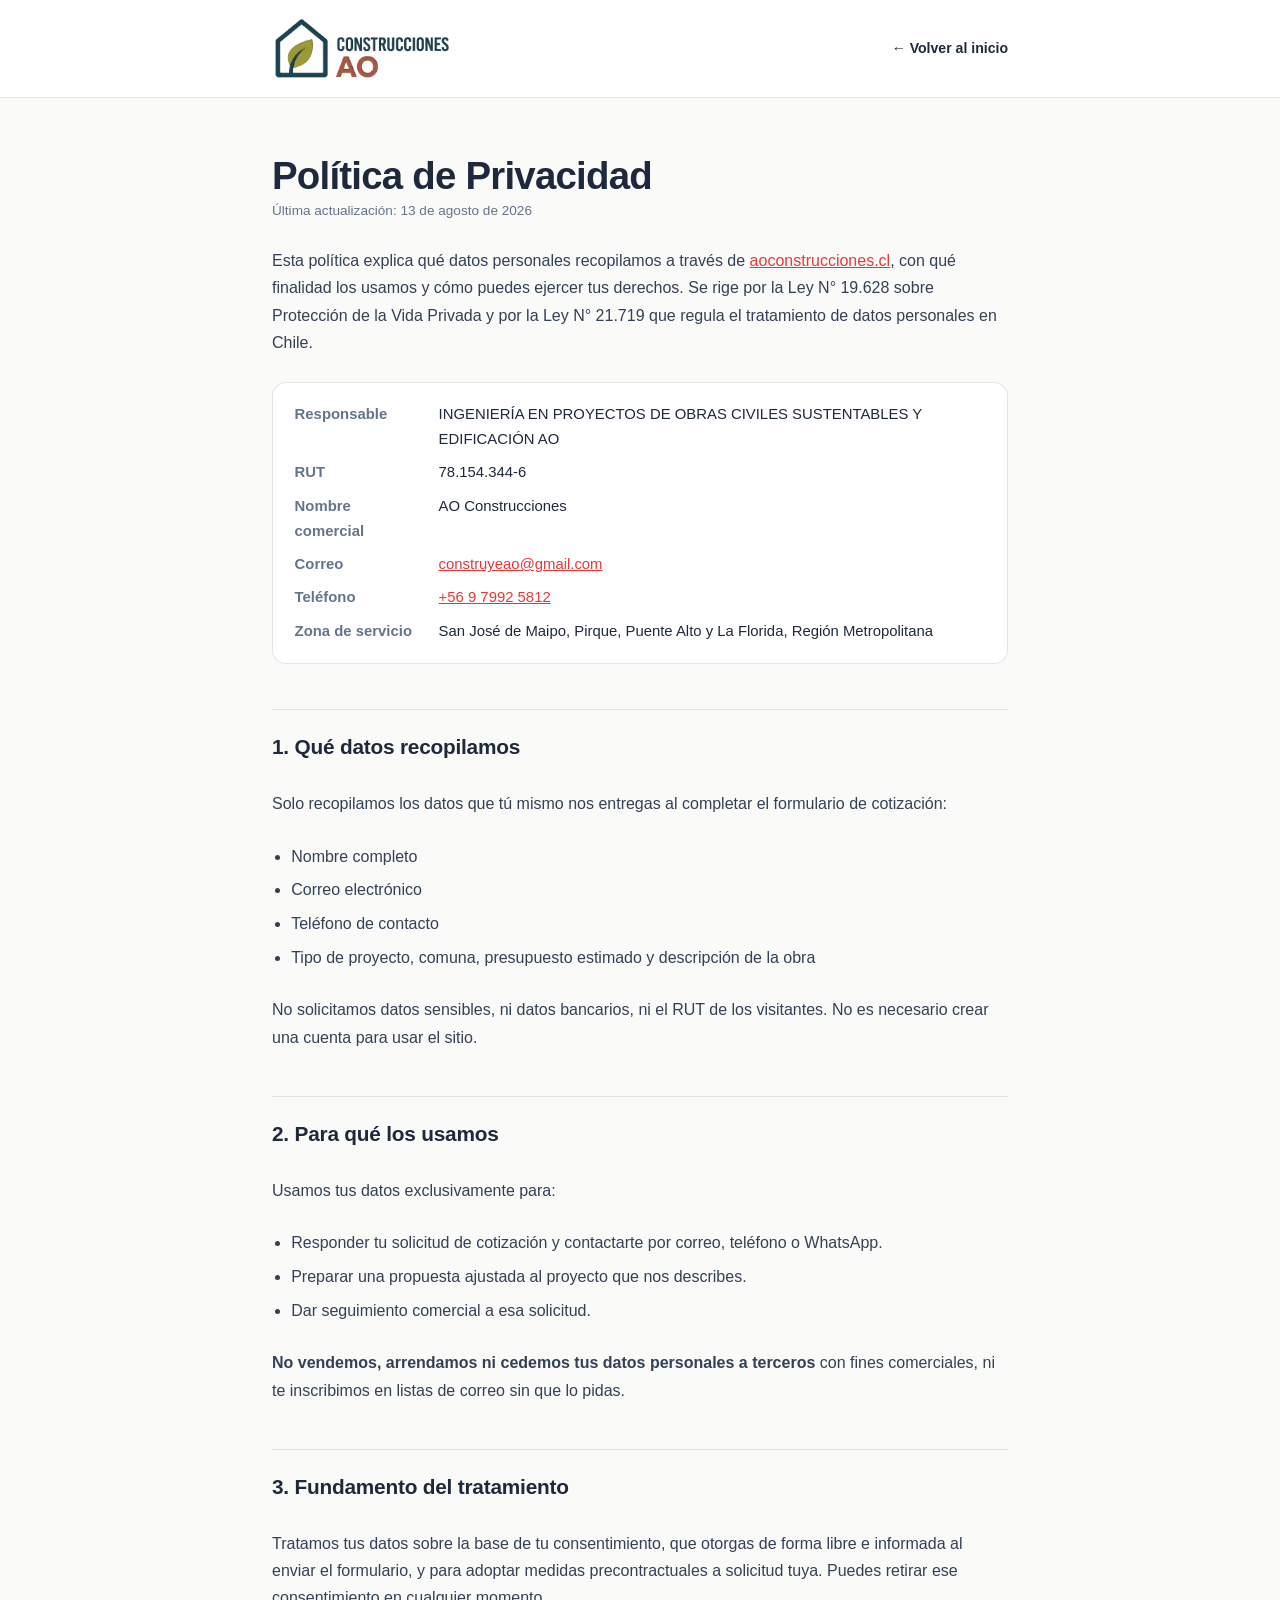
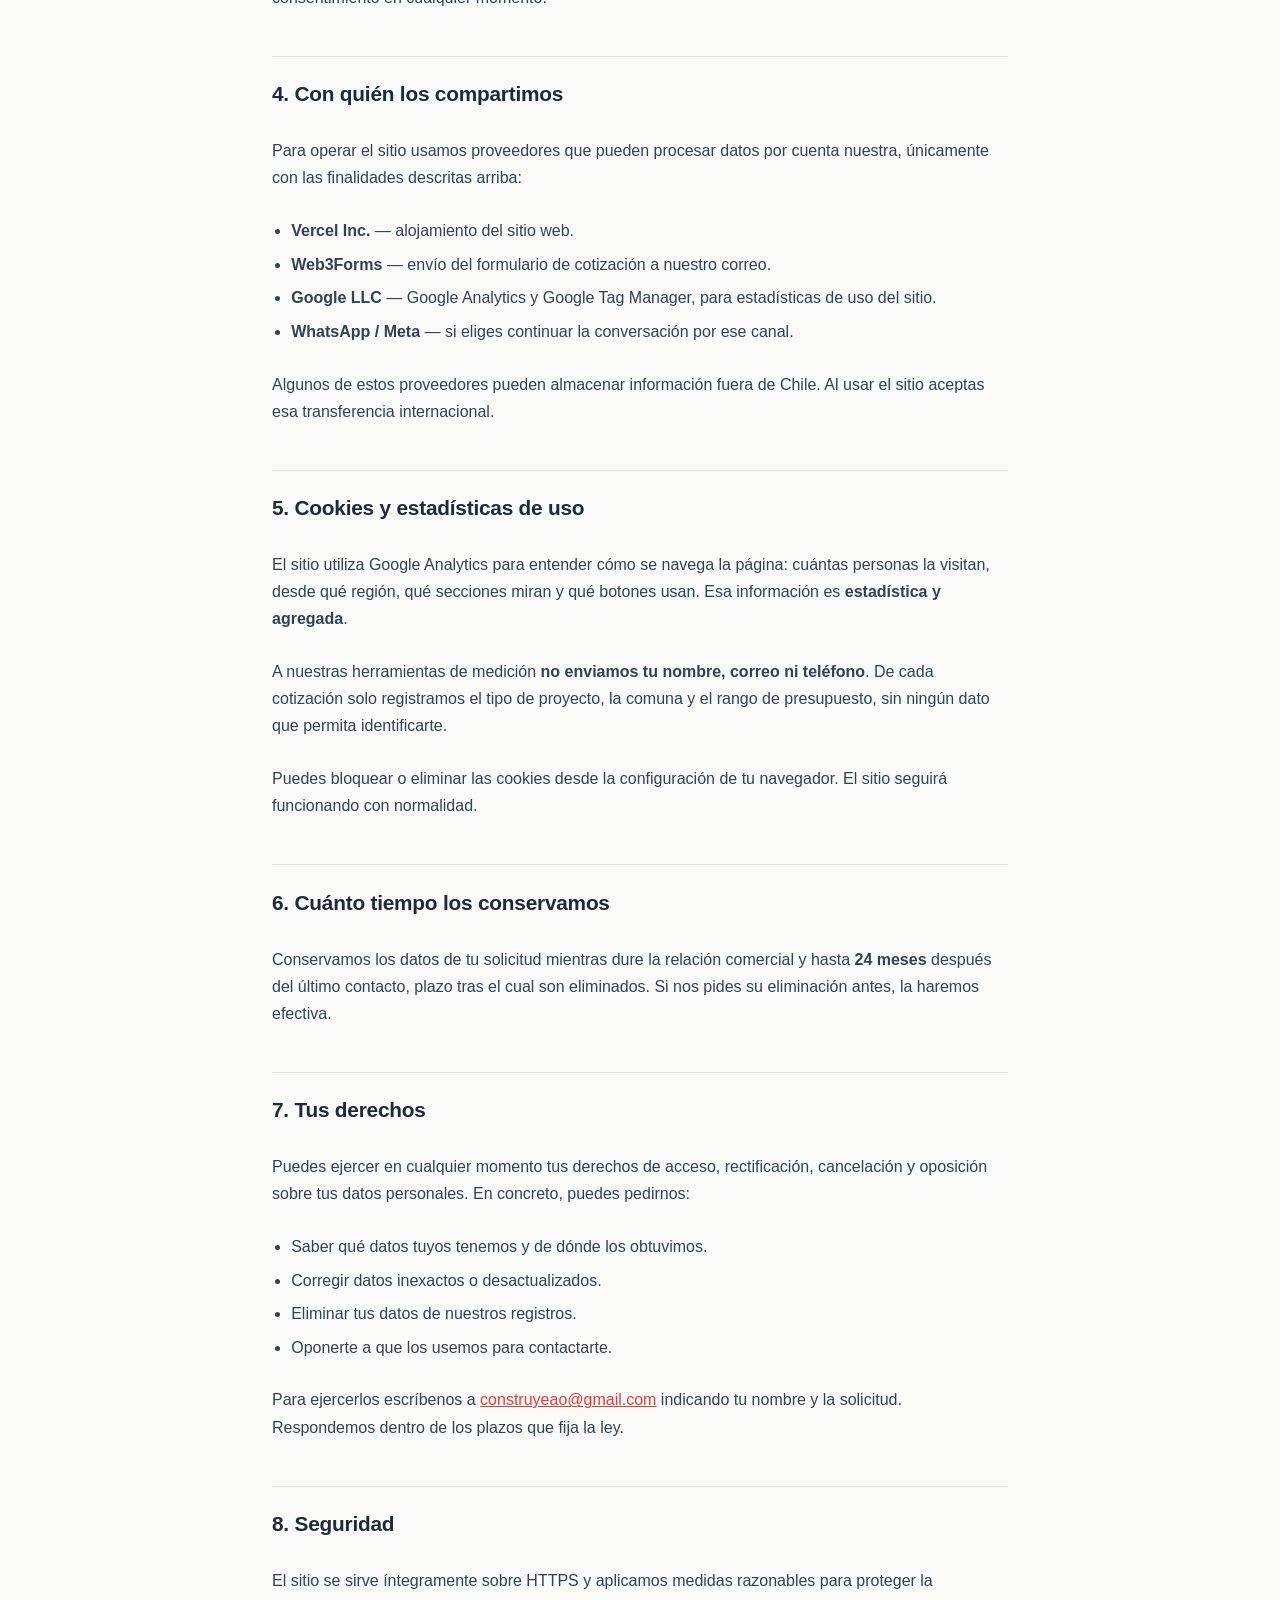
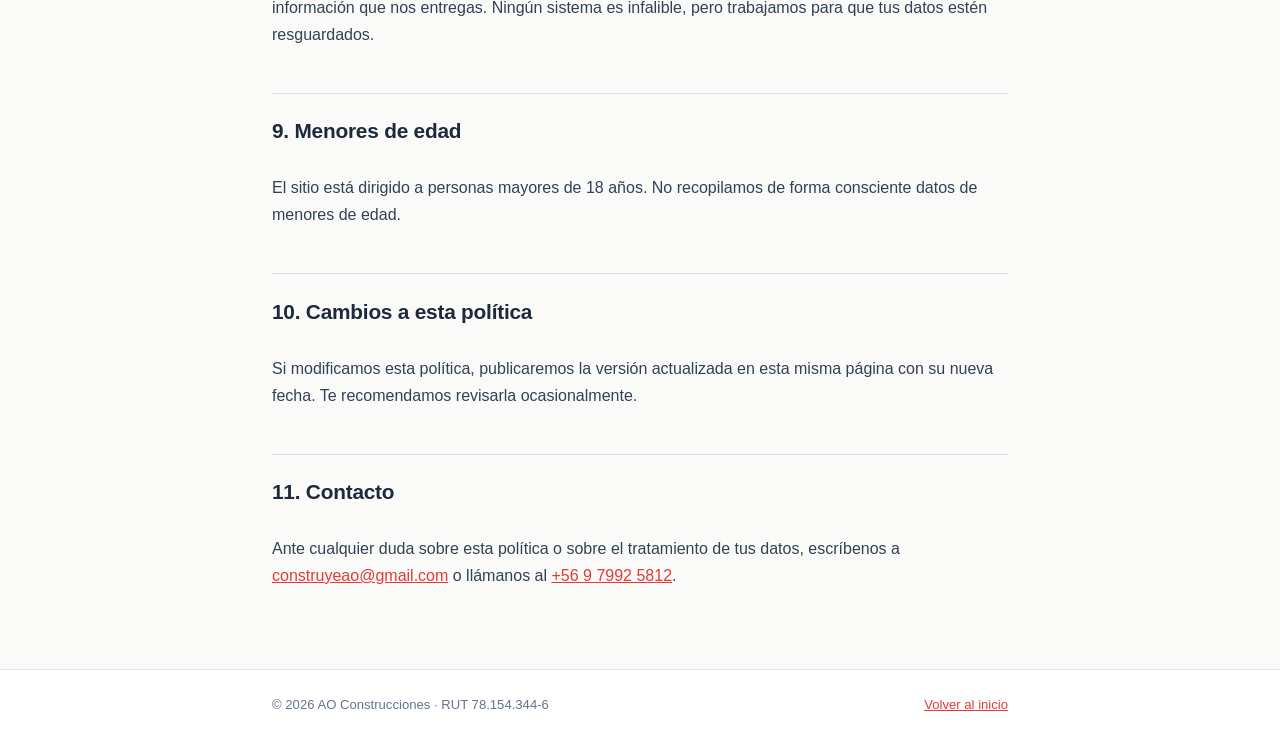
<file: privacidad.html>
<!DOCTYPE html>
<html lang="es">
<head>
  <meta charset="UTF-8">
  <meta name="viewport" content="width=device-width, initial-scale=1.0">
  <meta name="description" content="Política de privacidad de AO Construcciones: qué datos personales recopilamos a través del sitio, para qué los usamos y cómo ejercer tus derechos.">
  <meta name="robots" content="index, follow">
  <title>Política de Privacidad | AO Construcciones</title>
  <link rel="canonical" href="https://aoconstrucciones.cl/privacidad.html">

  <meta property="og:type" content="website">
  <meta property="og:site_name" content="AO Construcciones">
  <meta property="og:title" content="Política de Privacidad | AO Construcciones">
  <meta property="og:description" content="Qué datos personales recopilamos, para qué los usamos y cómo ejercer tus derechos.">
  <meta property="og:url" content="https://aoconstrucciones.cl/privacidad.html">
  <meta property="og:image" content="https://aoconstrucciones.cl/assets/img/og-aoconstrucciones.jpg">
  <meta property="og:locale" content="es_CL">

  <link rel="icon" href="favicon.ico" sizes="any">
  <link rel="icon" type="image/png" href="assets/img/favicon.png">

  <!-- Medición: define dataLayer y window.aoTrack antes que cualquier otro script -->
  <script src="js/tracking.js?v=31e23a3bcc"></script>

  <style>
    :root {
      --bg: #fafaf9;
      --surface: #ffffff;
      --ink: #1e293b;
      --muted: #64748b;
      --accent: #e53935;
      --rule: rgba(30, 41, 59, 0.12);
      --radius: 14px;
      --max: 46rem;
      color-scheme: light;
    }

    * { box-sizing: border-box; margin: 0; padding: 0; }

    body {
      background: var(--bg);
      color: var(--ink);
      font-family: "Poppins", -apple-system, BlinkMacSystemFont, "Segoe UI", Roboto, sans-serif;
      font-size: 16px;
      line-height: 1.7;
      -webkit-font-smoothing: antialiased;
    }

    .topbar {
      border-bottom: 1px solid var(--rule);
      background: var(--surface);
    }

    .topbar__inner {
      width: min(100% - 2.5rem, var(--max));
      margin-inline: auto;
      padding: 1rem 0;
      display: flex;
      align-items: center;
      justify-content: space-between;
      gap: 1rem;
    }

    .topbar__inner img {
      width: 180px;
      height: auto;
      display: block;
    }

    .topbar__back {
      color: var(--ink);
      font-size: 0.88rem;
      font-weight: 600;
      text-decoration: none;
      white-space: nowrap;
    }

    .topbar__back:hover { color: var(--accent); }

    main {
      width: min(100% - 2.5rem, var(--max));
      margin-inline: auto;
      padding: clamp(2rem, 5vw, 3.5rem) 0 5rem;
      display: flex;
      flex-direction: column;
      gap: 1.6rem;
    }

    h1 {
      font-family: "Montserrat", sans-serif;
      font-size: clamp(1.7rem, 4.5vw, 2.4rem);
      line-height: 1.15;
      letter-spacing: -0.02em;
      font-weight: 800;
      text-wrap: balance;
    }

    .updated {
      color: var(--muted);
      font-size: 0.85rem;
    }

    h2 {
      font-family: "Montserrat", sans-serif;
      font-size: clamp(1.1rem, 2.6vw, 1.3rem);
      font-weight: 700;
      letter-spacing: -0.01em;
      margin-top: 1.2rem;
      padding-top: 1.2rem;
      border-top: 1px solid var(--rule);
      text-wrap: balance;
    }

    p { color: #334155; }

    ul { padding-left: 1.2rem; color: #334155; display: flex; flex-direction: column; gap: 0.4rem; }

    a { color: var(--accent); }

    .card {
      background: var(--surface);
      border: 1px solid var(--rule);
      border-radius: var(--radius);
      padding: 1.2rem 1.35rem;
    }

    .card dl {
      display: grid;
      grid-template-columns: minmax(0, 8rem) minmax(0, 1fr);
      gap: 0.5rem 1rem;
      font-size: 0.93rem;
    }

    .card dt { color: var(--muted); font-weight: 600; }
    .card dd { color: var(--ink); word-break: break-word; }

    footer {
      border-top: 1px solid var(--rule);
      padding: 1.5rem 0;
      background: var(--surface);
    }

    footer .inner {
      width: min(100% - 2.5rem, var(--max));
      margin-inline: auto;
      color: var(--muted);
      font-size: 0.82rem;
      display: flex;
      flex-wrap: wrap;
      gap: 0.4rem 1.2rem;
      justify-content: space-between;
    }

    @media (max-width: 30rem) {
      .card dl { grid-template-columns: minmax(0, 1fr); gap: 0.15rem; }
      .card dt { margin-top: 0.5rem; }
    }
  </style>
</head>
<body>

  <header class="topbar">
    <div class="topbar__inner">
      <a href="index.html" aria-label="Volver al inicio de AO Construcciones">
        <img src="assets/img/ao-construcciones-logo-portfolio-transparent.webp" alt="AO Construcciones" width="512" height="186">
      </a>
      <a class="topbar__back" href="index.html">&larr; Volver al inicio</a>
    </div>
  </header>

  <main>
    <div>
      <h1>Política de Privacidad</h1>
      <p class="updated">Última actualización: 13 de agosto de 2026</p>
    </div>

    <p>
      Esta política explica qué datos personales recopilamos a través de
      <a href="https://aoconstrucciones.cl">aoconstrucciones.cl</a>, con qué finalidad los
      usamos y cómo puedes ejercer tus derechos. Se rige por la Ley N° 19.628 sobre
      Protección de la Vida Privada y por la Ley N° 21.719 que regula el tratamiento de
      datos personales en Chile.
    </p>

    <div class="card">
      <dl>
        <dt>Responsable</dt>
        <dd>INGENIERÍA EN PROYECTOS DE OBRAS CIVILES SUSTENTABLES Y EDIFICACIÓN AO</dd>
        <dt>RUT</dt>
        <dd>78.154.344-6</dd>
        <dt>Nombre comercial</dt>
        <dd>AO Construcciones</dd>
        <dt>Correo</dt>
        <dd><a href="mailto:construyeao@gmail.com">construyeao@gmail.com</a></dd>
        <dt>Teléfono</dt>
        <dd><a href="tel:+56979925812">+56 9 7992 5812</a></dd>
        <dt>Zona de servicio</dt>
        <dd>San José de Maipo, Pirque, Puente Alto y La Florida, Región Metropolitana</dd>
      </dl>
    </div>

    <h2>1. Qué datos recopilamos</h2>
    <p>Solo recopilamos los datos que tú mismo nos entregas al completar el formulario de
      cotización:</p>
    <ul>
      <li>Nombre completo</li>
      <li>Correo electrónico</li>
      <li>Teléfono de contacto</li>
      <li>Tipo de proyecto, comuna, presupuesto estimado y descripción de la obra</li>
    </ul>
    <p>No solicitamos datos sensibles, ni datos bancarios, ni el RUT de los visitantes. No
      es necesario crear una cuenta para usar el sitio.</p>

    <h2>2. Para qué los usamos</h2>
    <p>Usamos tus datos exclusivamente para:</p>
    <ul>
      <li>Responder tu solicitud de cotización y contactarte por correo, teléfono o WhatsApp.</li>
      <li>Preparar una propuesta ajustada al proyecto que nos describes.</li>
      <li>Dar seguimiento comercial a esa solicitud.</li>
    </ul>
    <p><strong>No vendemos, arrendamos ni cedemos tus datos personales a terceros</strong> con
      fines comerciales, ni te inscribimos en listas de correo sin que lo pidas.</p>

    <h2>3. Fundamento del tratamiento</h2>
    <p>Tratamos tus datos sobre la base de tu consentimiento, que otorgas de forma libre e
      informada al enviar el formulario, y para adoptar medidas precontractuales a solicitud
      tuya. Puedes retirar ese consentimiento en cualquier momento.</p>

    <h2>4. Con quién los compartimos</h2>
    <p>Para operar el sitio usamos proveedores que pueden procesar datos por cuenta nuestra,
      únicamente con las finalidades descritas arriba:</p>
    <ul>
      <li><strong>Vercel Inc.</strong> — alojamiento del sitio web.</li>
      <li><strong>Web3Forms</strong> — envío del formulario de cotización a nuestro correo.</li>
      <li><strong>Google LLC</strong> — Google Analytics y Google Tag Manager, para estadísticas
        de uso del sitio.</li>
      <li><strong>WhatsApp / Meta</strong> — si eliges continuar la conversación por ese canal.</li>
    </ul>
    <p>Algunos de estos proveedores pueden almacenar información fuera de Chile. Al usar el
      sitio aceptas esa transferencia internacional.</p>

    <h2>5. Cookies y estadísticas de uso</h2>
    <p>El sitio utiliza Google Analytics para entender cómo se navega la página: cuántas
      personas la visitan, desde qué región, qué secciones miran y qué botones usan. Esa
      información es <strong>estadística y agregada</strong>.</p>
    <p>A nuestras herramientas de medición <strong>no enviamos tu nombre, correo ni
      teléfono</strong>. De cada cotización solo registramos el tipo de proyecto, la comuna y
      el rango de presupuesto, sin ningún dato que permita identificarte.</p>
    <p>Puedes bloquear o eliminar las cookies desde la configuración de tu navegador. El sitio
      seguirá funcionando con normalidad.</p>

    <h2>6. Cuánto tiempo los conservamos</h2>
    <p>Conservamos los datos de tu solicitud mientras dure la relación comercial y hasta
      <strong>24 meses</strong> después del último contacto, plazo tras el cual son eliminados.
      Si nos pides su eliminación antes, la haremos efectiva.</p>

    <h2>7. Tus derechos</h2>
    <p>Puedes ejercer en cualquier momento tus derechos de acceso, rectificación, cancelación
      y oposición sobre tus datos personales. En concreto, puedes pedirnos:</p>
    <ul>
      <li>Saber qué datos tuyos tenemos y de dónde los obtuvimos.</li>
      <li>Corregir datos inexactos o desactualizados.</li>
      <li>Eliminar tus datos de nuestros registros.</li>
      <li>Oponerte a que los usemos para contactarte.</li>
    </ul>
    <p>Para ejercerlos escríbenos a
      <a href="mailto:construyeao@gmail.com">construyeao@gmail.com</a> indicando tu nombre y
      la solicitud. Respondemos dentro de los plazos que fija la ley.</p>

    <h2>8. Seguridad</h2>
    <p>El sitio se sirve íntegramente sobre HTTPS y aplicamos medidas razonables para proteger
      la información que nos entregas. Ningún sistema es infalible, pero trabajamos para que
      tus datos estén resguardados.</p>

    <h2>9. Menores de edad</h2>
    <p>El sitio está dirigido a personas mayores de 18 años. No recopilamos de forma
      consciente datos de menores de edad.</p>

    <h2>10. Cambios a esta política</h2>
    <p>Si modificamos esta política, publicaremos la versión actualizada en esta misma página
      con su nueva fecha. Te recomendamos revisarla ocasionalmente.</p>

    <h2>11. Contacto</h2>
    <p>Ante cualquier duda sobre esta política o sobre el tratamiento de tus datos, escríbenos
      a <a href="mailto:construyeao@gmail.com">construyeao@gmail.com</a> o llámanos al
      <a href="tel:+56979925812">+56 9 7992 5812</a>.</p>
  </main>

  <footer>
    <div class="inner">
      <span>&copy; 2026 AO Construcciones · RUT 78.154.344-6</span>
      <a href="index.html">Volver al inicio</a>
    </div>
  </footer>

</body>
</html>
</file>
<file: css/styles.css>
/* ============================================
   AO CONSTRUCCIONES — Industrial Premium UI
   Mobile-first, dark palette, red accents only
   ============================================ */

:root {
  --bg-primary: #121212;
  --bg-surface: #1e1e1e;
  --accent-color: #e53935;
  --text-primary: #eceff1;
  --text-secondary: #b0bec5;

  --bg-elevated: #252525;
  --bg-deep: #0d0d0d;
  --border-subtle: rgba(236, 239, 241, 0.1);
  --border-accent: rgba(229, 57, 53, 0.38);
  --white: #ffffff;
  --black: #000000;
  --shadow-soft: 0 18px 60px rgba(0, 0, 0, 0.34);
  --shadow-red: 0 18px 48px rgba(229, 57, 53, 0.12);
  --font-heading: "Montserrat", sans-serif;
  --font-body: "Poppins", sans-serif;
  --radius-sm: 8px;
  --radius-md: 14px;
  --radius-lg: 22px;
  --section-px: clamp(1rem, 5vw, 5rem);
  --section-py: clamp(4rem, 9vw, 7rem);
  --ease-out: cubic-bezier(0.16, 1, 0.3, 1);
  --transition: 0.35s var(--ease-out);
}

*,
*::before,
*::after {
  box-sizing: border-box;
  margin: 0;
  padding: 0;
}

html {
  scroll-behavior: smooth;
  -webkit-text-size-adjust: 100%;
}

body {
  min-width: 320px;
  overflow-x: hidden;
  background:
    radial-gradient(circle at 12% 8%, rgba(229, 57, 53, 0.09), transparent 24rem),
    linear-gradient(180deg, #151515 0%, var(--bg-primary) 38%, #101010 100%);
  color: var(--text-primary);
  font-family: var(--font-body);
  font-size: 16px;
  line-height: 1.7;
  -webkit-font-smoothing: antialiased;
  text-rendering: optimizeLegibility;
}

body::before {
  content: "";
  position: fixed;
  inset: 0;
  z-index: -1;
  pointer-events: none;
  background-image:
    linear-gradient(rgba(255, 255, 255, 0.025) 1px, transparent 1px),
    linear-gradient(90deg, rgba(255, 255, 255, 0.025) 1px, transparent 1px);
  background-size: 44px 44px;
  mask-image: linear-gradient(180deg, rgba(0, 0, 0, 0.9), transparent 72%);
}

img {
  display: block;
  max-width: 100%;
  height: auto;
}

a {
  color: inherit;
  text-decoration: none;
}

button,
input,
textarea,
select {
  border: 0;
  background: none;
  color: inherit;
  font: inherit;
}

button,
a,
label {
  -webkit-tap-highlight-color: transparent;
}

.container {
  width: min(100%, 1240px);
  margin: 0 auto;
  padding: 0 var(--section-px);
}

.sr-only {
  position: absolute;
  width: 1px;
  height: 1px;
  padding: 0;
  margin: -1px;
  overflow: hidden;
  clip: rect(0, 0, 0, 0);
  white-space: nowrap;
  border: 0;
}

/* Motion */
@keyframes fadeInUp {
  from {
    opacity: 0;
    transform: translateY(28px);
  }
  to {
    opacity: 1;
    transform: translateY(0);
  }
}

@keyframes float {
  0%, 100% { transform: translateY(0); }
  50% { transform: translateY(-8px); }
}

.reveal,
.reveal-left,
.reveal-right,
.reveal-scale,
.clip-reveal {
  opacity: 0;
  transform: translateY(28px);
  transition: opacity 0.7s var(--ease-out), transform 0.7s var(--ease-out);
}

.reveal.is-visible,
.reveal-left.is-visible,
.reveal-right.is-visible,
.reveal-scale.is-visible,
.clip-reveal.is-visible {
  opacity: 1;
  transform: translateY(0);
}

.delay-1 { transition-delay: 0.08s; }
.delay-2 { transition-delay: 0.16s; }
.delay-3 { transition-delay: 0.24s; }

/* Navigation */
.mobile-overlay {
  position: fixed;
  inset: 0;
  z-index: 90;
  background: rgba(0, 0, 0, 0.68);
  opacity: 0;
  visibility: hidden;
  transition: opacity var(--transition), visibility var(--transition);
  backdrop-filter: blur(8px);
}

.mobile-overlay.active {
  opacity: 1;
  visibility: visible;
}

.navbar {
  position: fixed;
  inset: 0 0 auto;
  z-index: 100;
  border-bottom: 1px solid rgba(255, 255, 255, 0.08);
  background: rgba(18, 18, 18, 0.84);
  backdrop-filter: blur(18px);
  transition: background var(--transition), box-shadow var(--transition);
}

.navbar.scrolled {
  background: rgba(12, 12, 12, 0.94);
  box-shadow: 0 14px 42px rgba(0, 0, 0, 0.36);
}

.navbar__inner {
  display: flex;
  align-items: center;
  justify-content: space-between;
  min-height: 76px;
  width: min(100%, 1320px);
  margin: 0 auto;
  padding: 0 var(--section-px);
}

.navbar__logo {
  display: inline-flex;
  align-items: center;
  width: min(48vw, 210px);
}

.navbar__logo-gif {
  width: 100%;
  height: auto;
  filter: drop-shadow(0 10px 22px rgba(0, 0, 0, 0.5));
}

.navbar__links {
  position: fixed;
  top: 76px;
  right: 1rem;
  left: 1rem;
  display: grid;
  gap: 0.4rem;
  padding: 1rem;
  border: 1px solid var(--border-subtle);
  border-radius: var(--radius-lg);
  background: rgba(30, 30, 30, 0.98);
  box-shadow: var(--shadow-soft);
  opacity: 0;
  visibility: hidden;
  transform: translateY(-10px);
  transition: opacity var(--transition), transform var(--transition), visibility var(--transition);
}

.navbar__links.open {
  opacity: 1;
  visibility: visible;
  transform: translateY(0);
}

.navbar__link,
.footer__link {
  color: var(--text-secondary);
  font-family: var(--font-heading);
  font-size: 0.88rem;
  font-weight: 600;
  transition: color var(--transition), background var(--transition);
}

.navbar__link {
  padding: 0.9rem 1rem;
  border-radius: var(--radius-sm);
}

.navbar__link:hover,
.navbar__link.active,
.footer__link:hover {
  color: var(--text-primary);
}

.navbar__link.active {
  background: rgba(229, 57, 53, 0.12);
  color: var(--accent-color);
}

.navbar__cta,
.btn-primary,
.form-nav__btn--next,
.form-nav__btn--submit {
  display: inline-flex;
  align-items: center;
  justify-content: center;
  gap: 0.55rem;
  min-height: 48px;
  padding: 0.85rem 1.25rem;
  border-radius: var(--radius-sm);
  background: var(--accent-color);
  color: var(--white);
  cursor: pointer;
  font-family: var(--font-heading);
  font-weight: 700;
  box-shadow: 0 14px 30px rgba(229, 57, 53, 0.2);
  transition: transform var(--transition), box-shadow var(--transition), background var(--transition);
}

.navbar__cta:hover,
.btn-primary:hover,
.form-nav__btn--next:hover,
.form-nav__btn--submit:hover {
  background: #f04440;
  box-shadow: 0 18px 40px rgba(229, 57, 53, 0.28);
  transform: translateY(-2px);
}

.navbar__toggle {
  display: inline-grid;
  place-items: center;
  width: 48px;
  height: 48px;
  border: 1px solid var(--border-subtle);
  border-radius: var(--radius-sm);
  cursor: pointer;
}

.navbar__toggle span {
  display: block;
  width: 22px;
  height: 2px;
  margin: 3px 0;
  background: var(--text-primary);
  transition: transform var(--transition), opacity var(--transition);
}

.navbar__toggle.active span:nth-child(1) {
  transform: translateY(8px) rotate(45deg);
}

.navbar__toggle.active span:nth-child(2) {
  opacity: 0;
}

.navbar__toggle.active span:nth-child(3) {
  transform: translateY(-8px) rotate(-45deg);
}

/* Hero */
.hero {
  position: relative;
  min-height: 100svh;
  padding: 7.5rem var(--section-px) 4rem;
  overflow: hidden;
}

.hero__decor {
  position: absolute;
  border-radius: 50%;
  filter: blur(80px);
  opacity: 0.6;
  pointer-events: none;
}

.hero__decor--1 {
  width: 18rem;
  height: 18rem;
  top: 8rem;
  right: -8rem;
  background: rgba(229, 57, 53, 0.16);
}

.hero__decor--2 {
  width: 15rem;
  height: 15rem;
  bottom: 8rem;
  left: -7rem;
  background: rgba(255, 255, 255, 0.05);
}

.hero__inner {
  position: relative;
  z-index: 1;
  display: grid;
  gap: 2.5rem;
  width: min(100%, 1240px);
  margin: 0 auto;
}

.hero__content {
  display: grid;
  align-content: center;
  gap: 1.4rem;
}

.hero__badge,
.section-tag,
.project-preview__type,
.service-card__number {
  display: inline-flex;
  align-items: center;
  gap: 0.45rem;
  width: fit-content;
  border: 1px solid var(--border-accent);
  border-radius: 999px;
  background: rgba(229, 57, 53, 0.1);
  color: var(--accent-color);
  font-family: var(--font-heading);
  font-size: 0.72rem;
  font-weight: 800;
  letter-spacing: 0.08em;
  text-transform: uppercase;
}

.hero__badge,
.section-tag {
  padding: 0.55rem 0.75rem;
}

.hero__title,
.section-title {
  color: var(--text-primary);
  font-family: var(--font-heading);
  font-weight: 800;
  letter-spacing: -0.02em;
  line-height: 1.05;
}

.hero__title {
  max-width: 760px;
  font-size: clamp(2.45rem, 13vw, 4.9rem);
}

.hero__title .highlight,
.section-title::first-letter {
  color: var(--accent-color);
}

.hero__subtitle,
.section-subtitle,
.contact__info-text,
.footer__brand-text,
.process__step-desc,
.project-preview p,
.service-card__desc {
  color: var(--text-secondary);
}

.hero__subtitle {
  max-width: 620px;
  font-size: clamp(1rem, 3.8vw, 1.18rem);
}

.hero__actions {
  display: grid;
  gap: 0.85rem;
  margin-top: 0.5rem;
}

.btn-secondary,
.form-nav__btn--back {
  display: inline-flex;
  align-items: center;
  justify-content: center;
  gap: 0.55rem;
  min-height: 48px;
  padding: 0.85rem 1.25rem;
  border: 1px solid var(--border-subtle);
  border-radius: var(--radius-sm);
  background: rgba(255, 255, 255, 0.04);
  color: var(--text-primary);
  cursor: pointer;
  font-family: var(--font-heading);
  font-weight: 700;
  transition: border-color var(--transition), transform var(--transition), background var(--transition);
}

.btn-secondary:hover,
.form-nav__btn--back:hover {
  border-color: var(--border-accent);
  background: rgba(229, 57, 53, 0.08);
  transform: translateY(-2px);
}

.hero__stats {
  display: grid;
  grid-template-columns: repeat(3, 1fr);
  gap: 0.75rem;
  margin-top: 1rem;
}

.hero__stat {
  min-width: 0;
  padding: 0.9rem;
  border: 1px solid var(--border-subtle);
  border-radius: var(--radius-md);
  background: rgba(255, 255, 255, 0.035);
}

.hero__stat-number {
  color: var(--accent-color);
  font-family: var(--font-heading);
  font-size: clamp(1.35rem, 6vw, 2rem);
  font-weight: 800;
  line-height: 1;
}

.hero__stat-label {
  margin-top: 0.35rem;
  color: var(--text-secondary);
  font-size: 0.72rem;
  line-height: 1.35;
}

.hero__visual {
  position: relative;
}

.hero__image-wrapper {
  position: relative;
  overflow: hidden;
  border: 1px solid var(--border-subtle);
  border-radius: var(--radius-lg);
  background: var(--bg-surface);
  box-shadow: var(--shadow-soft);
}

.hero__image-wrapper::after {
  content: "";
  position: absolute;
  inset: 0;
  pointer-events: none;
  background: linear-gradient(180deg, transparent 45%, rgba(0, 0, 0, 0.36));
}

.hero__image-wrapper img {
  width: 100%;
  height: clamp(340px, 70vw, 560px);
  object-fit: cover;
  transition: transform 0.8s var(--ease-out);
}

.hero__image-wrapper:hover img {
  transform: scale(1.04);
}

.hero__float-card {
  position: absolute;
  display: flex;
  align-items: center;
  gap: 0.75rem;
  max-width: 220px;
  padding: 0.8rem;
  border: 1px solid var(--border-subtle);
  border-radius: var(--radius-md);
  background: rgba(30, 30, 30, 0.9);
  box-shadow: var(--shadow-soft);
  backdrop-filter: blur(14px);
  animation: float 4s ease-in-out infinite;
}

.hero__float-card--top {
  top: -1rem;
  right: 0.75rem;
}

.hero__float-card--bottom {
  bottom: 1rem;
  left: 0.75rem;
}

.hero__float-icon {
  display: grid;
  flex: 0 0 42px;
  place-items: center;
  width: 42px;
  height: 42px;
  border-radius: var(--radius-sm);
  background: rgba(229, 57, 53, 0.14);
  color: var(--accent-color);
}

.hero__float-text {
  color: var(--text-primary);
  font-family: var(--font-heading);
  font-size: 0.82rem;
  font-weight: 700;
  line-height: 1.2;
}

.hero__float-text small {
  display: block;
  margin-top: 0.2rem;
  color: var(--text-secondary);
  font-family: var(--font-body);
  font-size: 0.72rem;
  font-weight: 400;
}

/* Sections */
.services,
.projects,
.process,
.contact {
  padding: var(--section-py) 0;
}

.services,
.process {
  background: rgba(255, 255, 255, 0.02);
  border-block: 1px solid rgba(255, 255, 255, 0.06);
}

.section-header {
  display: grid;
  justify-items: start;
  gap: 1rem;
  max-width: 760px;
  margin-bottom: 2.4rem;
}

.section-title {
  font-size: clamp(2rem, 9vw, 3.5rem);
}

.section-subtitle {
  max-width: 680px;
  font-size: 1rem;
}

/* Services */
.services__grid,
.projects__grid {
  display: grid;
  grid-template-columns: 1fr;
  gap: 1rem;
}

.service-card {
  position: relative;
  min-height: 430px;
  overflow: hidden;
  border: 1px solid var(--border-subtle);
  border-radius: var(--radius-lg);
  background: var(--bg-surface);
  box-shadow: var(--shadow-soft);
  transition: transform var(--transition), border-color var(--transition), box-shadow var(--transition);
}

.service-card:hover {
  border-color: var(--border-accent);
  box-shadow: var(--shadow-soft), var(--shadow-red);
  transform: translateY(-6px);
}

.service-card__image {
  position: absolute;
  inset: 0;
  width: 100%;
  height: 100%;
  object-fit: cover;
  opacity: 0.72;
  transition: transform 0.8s var(--ease-out), opacity var(--transition);
}

.service-card:hover .service-card__image {
  opacity: 0.9;
  transform: scale(1.05);
}

.service-card__overlay {
  position: absolute;
  inset: 0;
  background:
    linear-gradient(180deg, rgba(18, 18, 18, 0.12), rgba(18, 18, 18, 0.9)),
    linear-gradient(90deg, rgba(18, 18, 18, 0.72), transparent);
}

.service-card__content {
  position: relative;
  z-index: 1;
  display: flex;
  flex-direction: column;
  justify-content: flex-end;
  min-height: inherit;
  padding: 1.25rem;
}

.service-card__number,
.project-preview__type {
  padding: 0.4rem 0.6rem;
}

.service-card__title {
  margin-top: 1rem;
  color: var(--text-primary);
  font-family: var(--font-heading);
  font-size: clamp(1.5rem, 7vw, 2.2rem);
  font-weight: 800;
  line-height: 1.05;
}

.service-card__desc {
  margin-top: 0.8rem;
  font-size: 0.95rem;
}

.service-card__arrow {
  display: inline-flex;
  align-items: center;
  gap: 0.5rem;
  width: fit-content;
  min-height: 44px;
  margin-top: 1.1rem;
  color: var(--accent-color);
  font-family: var(--font-heading);
  font-weight: 800;
  transition: gap var(--transition), color var(--transition);
}

.service-card__arrow:hover {
  gap: 0.8rem;
  color: #ff5a56;
}

/* Project preview grid */
.project-preview {
  overflow: hidden;
  border: 1px solid var(--border-subtle);
  border-radius: var(--radius-lg);
  background: var(--bg-surface);
  box-shadow: var(--shadow-soft);
  transition: transform var(--transition), border-color var(--transition), box-shadow var(--transition);
}

.project-preview:hover {
  border-color: var(--border-accent);
  box-shadow: var(--shadow-soft), 0 0 0 1px rgba(229, 57, 53, 0.08), var(--shadow-red);
  transform: translateY(-6px);
}

.project-preview__media {
  display: block;
  aspect-ratio: 4 / 3;
  overflow: hidden;
  background: var(--bg-elevated);
}

.project-preview__media img {
  width: 100%;
  height: 100%;
  object-fit: cover;
  transition: transform 0.8s var(--ease-out);
}

.project-preview:hover .project-preview__media img {
  transform: scale(1.05);
}

.project-preview__content {
  display: grid;
  gap: 0.75rem;
  padding: 1.15rem;
}

.project-preview h3 {
  color: var(--text-primary);
  font-family: var(--font-heading);
  font-size: 1.25rem;
}

.projects__actions {
  display: flex;
  justify-content: center;
  margin-top: 2rem;
}

/* Process */
.process__timeline {
  display: grid;
  gap: 1rem;
}

.process__step {
  display: grid;
  grid-template-columns: auto 1fr;
  gap: 1rem;
  padding: 1.15rem;
  border: 1px solid var(--border-subtle);
  border-radius: var(--radius-lg);
  background: var(--bg-surface);
  box-shadow: var(--shadow-soft);
}

.process__step-number {
  display: grid;
  justify-items: center;
  gap: 0.55rem;
}

.process__step-icon {
  width: 46px;
  height: 46px;
  padding: 0.7rem;
  border: 1px solid var(--border-accent);
  border-radius: var(--radius-sm);
  color: var(--accent-color);
  fill: none;
  stroke: currentColor;
  stroke-width: 2;
  background: rgba(229, 57, 53, 0.1);
}

.process__step-num {
  color: var(--accent-color);
  font-family: var(--font-heading);
  font-size: 0.65rem;
  font-weight: 800;
  writing-mode: vertical-rl;
  text-transform: uppercase;
}

.process__step-title {
  color: var(--text-primary);
  font-family: var(--font-heading);
  font-size: 1.08rem;
}

.process__step-desc {
  margin-top: 0.35rem;
  font-size: 0.94rem;
}

/* Contact */
.contact__wrapper {
  display: grid;
  gap: 1.5rem;
}

.contact__info {
  display: grid;
  align-content: start;
  gap: 1rem;
}

.contact__detail {
  display: grid;
  grid-template-columns: auto 1fr;
  gap: 0.85rem;
  padding: 1rem;
  border: 1px solid var(--border-subtle);
  border-radius: var(--radius-md);
  background: rgba(255, 255, 255, 0.035);
}

.contact__detail-icon {
  display: grid;
  place-items: center;
  width: 42px;
  height: 42px;
  border-radius: var(--radius-sm);
  background: rgba(229, 57, 53, 0.12);
  color: var(--accent-color);
}

.contact__detail-content h4,
.form-step__title,
.footer__col-title {
  color: var(--text-primary);
  font-family: var(--font-heading);
  font-weight: 800;
}

.contact__detail-content p,
.form-step__subtitle {
  color: var(--text-secondary);
}

/* Teléfono y correo son enlaces tocables; no deben verse como link genérico. */
.contact__detail-content a {
  color: inherit;
  text-decoration: none;
  border-bottom: 1px solid transparent;
  transition: color var(--transition), border-color var(--transition);
}

.contact__detail-content a:hover,
.contact__detail-content a:focus-visible {
  color: var(--accent-color);
  border-bottom-color: var(--accent-color);
}

.contact__form-card {
  overflow: hidden;
  border: 1px solid var(--border-subtle);
  border-radius: var(--radius-lg);
  background: var(--bg-surface);
  box-shadow: var(--shadow-soft);
}

.form-stepper {
  display: grid;
  grid-template-columns: 1fr auto 1fr auto 1fr;
  align-items: center;
  gap: 0.5rem;
  padding: 1rem;
  border-bottom: 1px solid var(--border-subtle);
  background: rgba(0, 0, 0, 0.16);
}

.form-stepper__step {
  display: grid;
  justify-items: center;
  gap: 0.35rem;
  color: var(--text-secondary);
  font-size: 0.72rem;
}

.form-stepper__dot {
  display: grid;
  place-items: center;
  width: 34px;
  height: 34px;
  border: 1px solid var(--border-subtle);
  border-radius: 50%;
  font-family: var(--font-heading);
  font-weight: 800;
}

.form-stepper__step.active .form-stepper__dot,
.form-stepper__step.completed .form-stepper__dot {
  border-color: var(--accent-color);
  background: var(--accent-color);
  color: var(--white);
}

.form-stepper__line {
  width: 22px;
  height: 1px;
  background: var(--border-subtle);
}

.form-step {
  display: none;
  padding: 1.15rem;
}

.form-step.active {
  display: grid;
  gap: 1rem;
  animation: fadeInUp 0.45s var(--ease-out);
}

.form-group {
  display: grid;
  gap: 0.45rem;
}

.form-group label {
  color: var(--text-primary);
  font-family: var(--font-heading);
  font-size: 0.84rem;
  font-weight: 700;
}

.form-group input,
.form-group select,
.form-group textarea {
  width: 100%;
  min-height: 50px;
  padding: 0.85rem 0.95rem;
  border: 1px solid var(--border-subtle);
  border-radius: var(--radius-sm);
  background: #171717;
  color: var(--text-primary);
  transition: border-color var(--transition), box-shadow var(--transition);
}

.form-group textarea {
  min-height: 132px;
  resize: vertical;
}

.form-group input:focus,
.form-group select:focus,
.form-group textarea:focus {
  border-color: var(--accent-color);
  box-shadow: 0 0 0 4px rgba(229, 57, 53, 0.12);
}

.form-options {
  display: grid;
  grid-template-columns: repeat(2, minmax(0, 1fr));
  gap: 0.6rem;
}

/* "Otro" ocupa la fila completa: son 7 opciones en 2 columnas. */
.form-option:last-child:nth-child(odd) {
  grid-column: 1 / -1;
}

/* Responde "¿trabajan en mi comuna?" sin pedir interacción: antes la gente
   abría el selector de comuna solo para averiguarlo y se iba. */
.form-zone {
  display: flex;
  align-items: flex-start;
  gap: 0.45rem;
  margin: 0.9rem 0 0;
  font-size: 0.85rem;
  line-height: 1.4;
  color: var(--text-secondary, #5b6472);
}

.form-zone .icon {
  flex: none;
  width: 1rem;
  height: 1rem;
  margin-top: 0.1rem;
  color: var(--accent-color);
}

.form-option input {
  position: absolute;
  opacity: 0;
}

.form-option label {
  display: flex;
  align-items: center;
  gap: 0.65rem;
  min-height: 50px;
  padding: 0.85rem;
  border: 1px solid var(--border-subtle);
  border-radius: var(--radius-sm);
  background: #171717;
  color: var(--text-primary);
  cursor: pointer;
  transition: border-color var(--transition), background var(--transition);
}

.form-option label .icon {
  color: var(--accent-color);
}

.form-option input:checked + label {
  border-color: var(--accent-color);
  background: rgba(229, 57, 53, 0.12);
}

.form-nav {
  display: grid;
  gap: 0.75rem;
  margin-top: 0.5rem;
}

.form-nav__btn {
  min-width: 100%;
}

.form-success {
  display: none;
  padding: 2rem 1.15rem;
  text-align: center;
}

.form-success.active {
  display: block;
}

.form-success__icon {
  display: grid;
  place-items: center;
  width: 58px;
  height: 58px;
  margin: 0 auto 1rem;
  border-radius: 50%;
  background: rgba(229, 57, 53, 0.12);
  color: var(--accent-color);
  font-size: 1.8rem;
}

.form-success__text {
  color: var(--text-secondary);
}

/* Footer */
.footer {
  padding: 3rem 0 1.5rem;
  border-top: 1px solid var(--border-subtle);
  background: #0e0e0e;
}

.footer__inner {
  display: grid;
  gap: 2rem;
}

.footer__logo-img {
  width: 220px;
  max-width: 100%;
  filter: brightness(1.12) contrast(1.05);
}

.footer__brand-text {
  max-width: 430px;
  margin-top: 1rem;
}

.footer__col {
  display: grid;
  gap: 0.7rem;
  align-content: start;
}

.footer__col-title {
  color: var(--accent-color);
}

.footer__bottom {
  display: grid;
  gap: 1rem;
  margin-top: 2rem;
  padding-top: 1.5rem;
  border-top: 1px solid var(--border-subtle);
  color: var(--text-secondary);
  font-size: 0.86rem;
}

.footer__legal {
  margin-top: 0.3rem;
  color: rgba(176, 190, 197, 0.78);
  font-size: 0.74rem;
  line-height: 1.45;
}

.footer__credit {
  margin-top: 0.3rem;
  color: rgba(176, 190, 197, 0.7);
  font-size: 0.72rem;
}

.footer__credit a {
  color: rgba(236, 239, 241, 0.78);
  transition: color var(--transition);
}

.footer__credit a:hover {
  color: var(--accent-color);
}

.footer__social {
  display: flex;
  gap: 0.7rem;
}

.footer__social a {
  display: grid;
  place-items: center;
  width: 42px;
  height: 42px;
  border: 1px solid var(--border-subtle);
  border-radius: 50%;
  color: var(--text-primary);
  transition: border-color var(--transition), color var(--transition), transform var(--transition);
}

.footer__social a:hover {
  border-color: var(--accent-color);
  color: var(--accent-color);
  transform: translateY(-2px);
}

@media (min-width: 640px) {
  .hero__actions,
  .form-nav {
    display: flex;
    flex-wrap: wrap;
  }

  .form-nav {
    justify-content: space-between;
  }

  .form-nav__btn {
    min-width: 150px;
  }

  .services__grid,
  .projects__grid {
    grid-template-columns: repeat(2, minmax(0, 1fr));
  }
}

@media (min-width: 900px) {
  .navbar__toggle {
    display: none;
  }

  .navbar__links {
    position: static;
    display: flex;
    align-items: center;
    gap: 0.35rem;
    padding: 0;
    border: 0;
    background: transparent;
    box-shadow: none;
    opacity: 1;
    visibility: visible;
    transform: none;
  }

  .navbar__link {
    padding: 0.65rem 0.8rem;
  }

  .hero__inner,
  .contact__wrapper {
    grid-template-columns: minmax(0, 0.95fr) minmax(420px, 1.05fr);
    align-items: center;
  }

  .hero__actions {
    align-items: center;
  }

  .section-header {
    justify-items: center;
    margin-inline: auto;
    text-align: center;
  }

  .services__grid,
  .projects__grid {
    grid-template-columns: repeat(3, minmax(0, 1fr));
  }

  .process__timeline {
    grid-template-columns: repeat(4, minmax(0, 1fr));
  }

  .process__step {
    grid-template-columns: 1fr;
  }

  .process__step-num {
    writing-mode: initial;
  }

  .contact__info .section-header,
  .contact__info {
    justify-items: start;
    text-align: left;
  }

  .footer__inner {
    grid-template-columns: 1.6fr 0.7fr 0.7fr;
  }

  .footer__bottom {
    grid-template-columns: 1fr auto;
    align-items: center;
  }
}

@media (min-width: 1180px) {
  .hero {
    padding-top: 8.5rem;
  }

  .service-card {
    min-height: 500px;
  }
}

@media (max-width: 420px) {
  .hero__stats {
    grid-template-columns: 1fr;
  }

  .hero__float-card {
    position: relative;
    inset: auto;
    margin-top: 0.75rem;
    max-width: none;
  }

  .hero__visual {
    display: grid;
  }
}

/* ============================================
   Light background restoration
   Keeps the current layout and red accents
   ============================================ */
:root {
  --bg-primary: #fafaf9;
  --bg-surface: #ffffff;
  --bg-elevated: #f4f4f3;
  --bg-deep: #eceff1;
  --text-primary: #1e293b;
  --text-secondary: #64748b;
  --border-subtle: rgba(30, 41, 59, 0.12);
  --shadow-soft: 0 18px 52px rgba(15, 23, 42, 0.1);
  --shadow-red: 0 18px 42px rgba(229, 57, 53, 0.12);
}

body {
  background:
    radial-gradient(circle at 12% 8%, rgba(229, 57, 53, 0.08), transparent 24rem),
    linear-gradient(180deg, #ffffff 0%, var(--bg-primary) 46%, #f5f5f4 100%);
  color: var(--text-primary);
}

body::before {
  background-image:
    linear-gradient(rgba(30, 41, 59, 0.035) 1px, transparent 1px),
    linear-gradient(90deg, rgba(30, 41, 59, 0.035) 1px, transparent 1px);
  opacity: 0.7;
}

.navbar,
.navbar.scrolled {
  background: rgba(255, 255, 255, 0.9);
}

.navbar__links,
.hero__float-card,
.hero__stat,
.project-preview,
.process__step,
.contact__form-card,
.contact__detail,
.service-card,
.form-group input,
.form-group select,
.form-group textarea,
.form-option label {
  background: var(--bg-surface);
  color: var(--text-primary);
}

.navbar__toggle span {
  background: var(--text-primary);
}

.services,
.process {
  background: rgba(30, 41, 59, 0.025);
  border-block-color: var(--border-subtle);
}

.service-card__overlay {
  background:
    linear-gradient(180deg, rgba(18, 18, 18, 0.02), rgba(18, 18, 18, 0.78)),
    linear-gradient(90deg, rgba(18, 18, 18, 0.58), transparent);
}

.service-card__title {
  color: #ffffff;
}

.service-card__desc {
  color: rgba(236, 239, 241, 0.88);
}

.form-stepper {
  background: rgba(30, 41, 59, 0.035);
}

.footer {
  background: #111111;
}

/* ============================================
   Floating WhatsApp button
   ============================================ */
.whatsapp-btn {
  position: fixed;
  right: clamp(1rem, 4vw, 1.75rem);
  bottom: clamp(1rem, 4vw, 1.75rem);
  /* Below the mobile overlay (90) and navbar (100) so the open menu covers it. */
  z-index: 80;
  display: inline-flex;
  align-items: center;
  justify-content: center;
  width: 60px;
  height: 60px;
  border-radius: 50%;
  background: #25d366;
  color: #ffffff;
  box-shadow:
    0 10px 28px rgba(37, 211, 102, 0.36),
    0 4px 12px rgba(15, 23, 42, 0.18);
  transition:
    transform var(--transition),
    box-shadow var(--transition);
  animation: whatsapp-enter 0.5s var(--ease-out) 0.9s both;
}

.whatsapp-btn svg {
  width: 32px;
  height: 32px;
  fill: currentColor;
}

.whatsapp-btn:hover,
.whatsapp-btn:focus-visible {
  transform: translateY(-3px) scale(1.05);
  box-shadow:
    0 16px 36px rgba(37, 211, 102, 0.44),
    0 6px 16px rgba(15, 23, 42, 0.22);
}

.whatsapp-btn:focus-visible {
  outline: 3px solid var(--accent-color);
  outline-offset: 3px;
}

@keyframes whatsapp-enter {
  from {
    opacity: 0;
    transform: translateY(14px) scale(0.85);
  }
  to {
    opacity: 1;
    transform: translateY(0) scale(1);
  }
}

@media (max-width: 640px) {
  .whatsapp-btn {
    width: 56px;
    height: 56px;
    right: 1rem;
    bottom: 1rem;
  }

  .whatsapp-btn svg {
    width: 30px;
    height: 30px;
  }
}

@media (prefers-reduced-motion: reduce) {
  .whatsapp-btn {
    animation: none;
  }

  .whatsapp-btn:hover,
  .whatsapp-btn:focus-visible {
    transform: none;
  }
}

/* Botón de WhatsApp dentro del panel de éxito del formulario */
.form-success__whatsapp {
  display: inline-flex;
  align-items: center;
  justify-content: center;
  gap: 0.55rem;
  margin-top: 1.4rem;
  padding: 0.85rem 1.4rem;
  border-radius: var(--radius-md);
  background: #25d366;
  color: #ffffff;
  font-weight: 600;
  font-size: 0.92rem;
  text-decoration: none;
  transition: transform var(--transition), box-shadow var(--transition);
}

.form-success__whatsapp:hover,
.form-success__whatsapp:focus-visible {
  transform: translateY(-2px);
  box-shadow: 0 12px 28px rgba(37, 211, 102, 0.32);
}

.form-success__whatsapp .icon {
  font-size: 1.15rem;
}

/* Aviso de privacidad bajo el botón de envío */
.form-privacy {
  margin-top: 0.9rem;
  color: var(--text-secondary);
  font-size: 0.76rem;
  line-height: 1.45;
  text-align: center;
}

.form-privacy a {
  color: var(--accent-color);
  text-decoration: underline;
  text-underline-offset: 2px;
}

@media (prefers-reduced-motion: reduce) {
  .form-success__whatsapp:hover,
  .form-success__whatsapp:focus-visible {
    transform: none;
  }
}

/* ============================================
   Iconos SVG inline (reemplazan Font Awesome)
   Escalan con el font-size heredado, igual que
   los glifos que reemplazan.
   ============================================ */
.icon-sprite {
  position: absolute;
  width: 0;
  height: 0;
  overflow: hidden;
}

.icon {
  width: 1em;
  height: 1em;
  flex: none;
  vertical-align: -0.125em;
}

/* ============================================
   Formulario: campos opcionales y validación
   ============================================ */
.form-optional {
  color: var(--text-secondary);
  font-weight: 500;
  font-size: 0.82em;
}

.form-feedback:empty {
  display: none;
}

.form-feedback {
  margin-top: 0.85rem;
  padding: 0.6rem 0.8rem;
  border-left: 3px solid var(--accent-color);
  border-radius: var(--radius-sm);
  background: rgba(229, 57, 53, 0.08);
  color: var(--accent-color);
  font-size: 0.86rem;
  font-weight: 600;
}

.form-more {
  margin-top: 0.25rem;
  border-top: 1px solid var(--border-subtle);
  padding-top: 0.9rem;
}

.form-more > summary {
  cursor: pointer;
  list-style: none;
  display: flex;
  align-items: center;
  gap: 0.45rem;
  color: var(--text-secondary);
  font-family: var(--font-heading);
  font-size: 0.86rem;
  font-weight: 600;
  transition: color var(--transition);
}

.form-more > summary::-webkit-details-marker {
  display: none;
}

.form-more > summary::before {
  content: "+";
  display: inline-grid;
  place-items: center;
  width: 20px;
  height: 20px;
  border: 1px solid var(--border-subtle);
  border-radius: 50%;
  font-size: 0.95rem;
  line-height: 1;
}

.form-more[open] > summary::before {
  content: "−";
}

.form-more > summary:hover,
.form-more[open] > summary {
  color: var(--text-primary);
}

.form-more > summary:focus-visible {
  outline: 2px solid var(--accent-color);
  outline-offset: 3px;
}

.form-more > .form-group:first-of-type {
  margin-top: 0.9rem;
}

/* ============================================
   Landings por comuna
   Menos texto, mas aire, imagenes protagonistas.
   ============================================ */
.local-hero {
  padding: 7rem var(--section-px) 0;
}

.local-hero__grid {
  display: grid;
  gap: 2.5rem;
  align-items: center;
}

.local-hero h1 {
  margin: 0.75rem 0 0;
  max-width: 16ch;
  font-family: var(--font-heading);
  font-size: clamp(2.1rem, 6.5vw, 3.4rem);
  font-weight: 800;
  line-height: 1.05;
  letter-spacing: -0.025em;
  text-wrap: balance;
}

.local-hero__intro {
  margin-top: 1.1rem;
  max-width: 34ch;
  color: var(--text-secondary);
  font-size: clamp(1.05rem, 2.6vw, 1.25rem);
  line-height: 1.5;
}

.local-hero__actions {
  display: flex;
  flex-wrap: wrap;
  gap: 0.7rem;
  margin-top: 2rem;
}

.local-hero__trust {
  display: flex;
  flex-wrap: wrap;
  gap: 1.75rem 2.5rem;
  margin: 2.5rem 0 0;
  padding: 0;
  list-style: none;
}

.local-hero__trust li {
  display: flex;
  flex-direction: column;
  gap: 0.15rem;
}

.local-hero__trust strong {
  font-family: var(--font-heading);
  font-size: 1.75rem;
  font-weight: 800;
  line-height: 1;
  color: var(--accent-color);
}

.local-hero__trust span {
  color: var(--text-secondary);
  font-size: 0.82rem;
  line-height: 1.3;
  max-width: 14ch;
}

.local-hero__media {
  position: relative;
  margin: 0;
  overflow: hidden;
  border-radius: var(--radius-lg);
  box-shadow: var(--shadow-soft);
}

.local-hero__media img {
  width: 100%;
  height: clamp(300px, 58vw, 520px);
  object-fit: cover;
}

.local-hero__media figcaption {
  position: absolute;
  left: 1rem;
  bottom: 1rem;
  display: inline-flex;
  align-items: center;
  gap: 0.4rem;
  padding: 0.5rem 0.9rem;
  border-radius: 999px;
  background: rgba(255, 255, 255, 0.92);
  backdrop-filter: blur(10px);
  color: var(--text-primary);
  font-size: 0.82rem;
  font-weight: 700;
}

.local-hero__media figcaption .icon {
  color: var(--accent-color);
}

.local-sectors {
  display: flex;
  flex-wrap: wrap;
  gap: 0.5rem;
  margin: 2.5rem 0 0;
  padding: 0;
  list-style: none;
}

.local-sectors li {
  padding: 0.45rem 0.85rem;
  border: 1px solid var(--border-subtle);
  border-radius: 999px;
  background: var(--bg-surface);
  color: var(--text-secondary);
  font-size: 0.8rem;
  font-weight: 600;
}

.local-section {
  padding: var(--section-py) 0;
}

.local-section--alt {
  background: rgba(30, 41, 59, 0.025);
  border-block: 1px solid var(--border-subtle);
}

.local-section__head {
  margin-bottom: 2.5rem;
}

.local-section h2 {
  max-width: 18ch;
  font-family: var(--font-heading);
  font-size: clamp(1.6rem, 4.5vw, 2.3rem);
  font-weight: 800;
  line-height: 1.12;
  letter-spacing: -0.02em;
  text-wrap: balance;
}

.local-section__lead {
  max-width: 46ch;
  margin-top: 0.9rem;
  color: var(--text-secondary);
}

.local-works-wrap {
  padding-inline: var(--section-px);
}

.local-works {
  display: grid;
  grid-template-columns: repeat(auto-fill, minmax(min(100%, 300px), 1fr));
  gap: 1.25rem;
  width: min(100%, 1240px);
  margin-inline: auto;
}

.local-work {
  position: relative;
  overflow: hidden;
  border-radius: var(--radius-md);
  background: var(--bg-surface);
  box-shadow: var(--shadow-soft);
}

.local-work img {
  width: 100%;
  height: 300px;
  object-fit: cover;
  transition: transform 0.6s var(--ease-out);
}

.local-work:hover img {
  transform: scale(1.04);
}

.local-work__caption {
  position: absolute;
  inset: auto 0 0;
  padding: 3.5rem 1.1rem 1.1rem;
  background: linear-gradient(180deg, transparent, rgba(18, 18, 18, 0.82));
  color: #ffffff;
}

.local-work__place {
  display: inline-flex;
  align-items: center;
  gap: 0.3rem;
  font-size: 0.72rem;
  font-weight: 700;
  text-transform: uppercase;
  letter-spacing: 0.07em;
  opacity: 0.9;
}

.local-work__caption h3 {
  margin-top: 0.3rem;
  font-family: var(--font-heading);
  font-size: 1.05rem;
  font-weight: 700;
  line-height: 1.25;
}

@media (max-width: 767px) {
  .local-works-wrap {
    padding-inline: 0;
  }

  .local-works {
    display: flex;
    gap: 0.9rem;
    overflow-x: auto;
    scroll-snap-type: x mandatory;
    scroll-padding-inline: var(--section-px);
    padding: 0.5rem var(--section-px) 1.25rem;
    -webkit-overflow-scrolling: touch;
    scrollbar-width: none;
  }

  .local-works::-webkit-scrollbar {
    display: none;
  }

  .local-work {
    flex: 0 0 min(84%, 340px);
    scroll-snap-align: start;
  }

  .local-work img {
    height: 340px;
  }
}

.local-section__more {
  margin-top: 2rem;
}

.local-services {
  display: grid;
  grid-template-columns: repeat(auto-fit, minmax(min(100%, 260px), 1fr));
  gap: 1.1rem;
  margin-top: 2.5rem;
}

.local-service {
  padding: 1.6rem;
  border: 1px solid var(--border-subtle);
  border-radius: var(--radius-md);
  background: var(--bg-surface);
}

.local-service__icon {
  display: grid;
  place-items: center;
  width: 48px;
  height: 48px;
  border-radius: var(--radius-sm);
  background: rgba(229, 57, 53, 0.1);
  color: var(--accent-color);
  font-size: 1.35rem;
}

.local-service h3 {
  margin: 1rem 0 0.45rem;
  font-family: var(--font-heading);
  font-size: 1.08rem;
  font-weight: 700;
}

.local-service p {
  color: var(--text-secondary);
  font-size: 0.92rem;
}

.local-form {
  display: grid;
  gap: 2.5rem;
  align-items: start;
}

.local-form__intro p {
  max-width: 40ch;
  margin-top: 1rem;
  color: var(--text-secondary);
}

.local-form__points {
  display: grid;
  gap: 0.6rem;
  margin: 1.75rem 0 0;
  padding: 0;
  list-style: none;
  font-size: 0.93rem;
}

.local-form__points li {
  display: flex;
  align-items: center;
  gap: 0.55rem;
}

.local-form__points .icon {
  color: var(--accent-color);
}

.local-form__contact {
  display: flex;
  flex-wrap: wrap;
  gap: 0.5rem 1.5rem;
  margin-top: 1.75rem;
  font-size: 0.93rem;
  font-weight: 600;
}

.local-form__contact a {
  display: inline-flex;
  align-items: center;
  gap: 0.4rem;
  border-bottom: 1px solid transparent;
  transition: color var(--transition), border-color var(--transition);
}

.local-form__contact a:hover {
  color: var(--accent-color);
  border-bottom-color: var(--accent-color);
}

.local-faq {
  max-width: 44rem;
}

.faq-item {
  margin-top: 0.7rem;
  padding: 1.1rem 1.25rem;
  border: 1px solid var(--border-subtle);
  border-radius: var(--radius-sm);
  background: var(--bg-surface);
}

.faq-item > summary {
  cursor: pointer;
  list-style: none;
  padding-right: 1.5rem;
  position: relative;
  font-family: var(--font-heading);
  font-weight: 700;
  font-size: 0.98rem;
}

.faq-item > summary::-webkit-details-marker {
  display: none;
}

.faq-item > summary::after {
  content: "+";
  position: absolute;
  right: 0;
  top: -0.1rem;
  color: var(--accent-color);
  font-size: 1.25rem;
  line-height: 1;
}

.faq-item[open] > summary::after {
  content: "-";
}

.faq-item > p {
  margin-top: 0.8rem;
  color: var(--text-secondary);
  font-size: 0.93rem;
}

@media (min-width: 900px) {
  .local-hero {
    padding-top: 9rem;
  }

  .local-hero__grid {
    grid-template-columns: minmax(0, 1fr) minmax(0, 1.05fr);
    gap: 3.5rem;
  }

  .local-form {
    grid-template-columns: minmax(0, 1fr) minmax(0, 1.05fr);
    gap: 3.5rem;
  }
}

@media (prefers-reduced-motion: reduce) {
  .local-work img,
  .local-work:hover img {
    transition: none;
    transform: none;
  }
}

.local-section__note {
  max-width: 46ch;
  margin-top: 0.6rem;
  color: var(--text-secondary);
  font-size: 0.84rem;
  opacity: 0.85;
}

/* ============================================
   RESEÑAS — prueba social antes del formulario
   ============================================ */

.reviews {
  padding: var(--section-py) var(--section-px);
  background: var(--bg-deep);
}

.reviews__grid {
  display: grid;
  grid-template-columns: repeat(auto-fit, minmax(280px, 1fr));
  gap: clamp(1rem, 3vw, 2rem);
  margin-top: clamp(2rem, 5vw, 3rem);
}

/* Con 4 reseñas, 2 por fila: así no queda una sola abajo. */
@media (min-width: 768px) {
  .reviews__grid {
    grid-template-columns: repeat(2, 1fr);
  }
}

.review-card {
  background: var(--bg-surface);
  border: 1px solid var(--border-subtle);
  border-radius: var(--radius-lg);
  padding: clamp(1.5rem, 4vw, 2.25rem);
  display: flex;
  flex-direction: column;
  gap: 1rem;
  box-shadow: var(--shadow-soft);
  transition: border-color var(--transition), transform var(--transition);
}

.review-card:hover {
  border-color: var(--border-accent);
  transform: translateY(-4px);
}

.review-card__stars {
  color: #ffb300;
  font-size: 1.15rem;
  letter-spacing: 0.18em;
  line-height: 1;
}

.review-card__text {
  font-family: var(--font-body);
  font-size: clamp(0.98rem, 2.4vw, 1.05rem);
  line-height: 1.65;
  color: var(--text-primary);
  margin: 0;
}

.review-card__author {
  display: flex;
  flex-direction: column;
  gap: 0.15rem;
  margin-top: auto;
  padding-top: 0.75rem;
  border-top: 1px solid var(--border-subtle);
}

.review-card__name {
  font-family: var(--font-heading);
  font-weight: 600;
  color: var(--text-primary);
}

.review-card__source {
  font-size: 0.82rem;
  color: var(--text-secondary);
}

.reviews__footer {
  display: flex;
  flex-wrap: wrap;
  align-items: center;
  justify-content: center;
  gap: 0.5rem 1.25rem;
  margin-top: clamp(1.5rem, 4vw, 2.25rem);
  text-align: center;
}

.reviews__score {
  font-family: var(--font-heading);
  color: var(--text-secondary);
}

.reviews__score strong {
  color: #ffb300;
  font-size: 1.35rem;
}

.reviews__link {
  color: var(--accent-color);
  text-decoration: none;
  font-weight: 500;
  border-bottom: 1px solid transparent;
  transition: border-color var(--transition);
}

.reviews__link:hover,
.reviews__link:focus-visible {
  border-bottom-color: var(--accent-color);
}

/* Calificación en el hero: prueba social antes del primer scroll.
   Solo el 10% de los visitantes llega al final de la página. */
.hero__rating {
  display: inline-flex;
  align-items: center;
  gap: 0.6rem;
  margin-top: clamp(1.25rem, 3vw, 1.75rem);
  padding: 0.45rem 0.9rem;
  border: 1px solid var(--border-subtle);
  border-radius: 999px;
  background: rgba(30, 30, 30, 0.55);
  backdrop-filter: blur(6px);
  text-decoration: none;
  transition: border-color var(--transition), background var(--transition);
}

.hero__rating:hover,
.hero__rating:focus-visible {
  border-color: var(--border-accent);
  background: rgba(30, 30, 30, 0.8);
}

.hero__rating-stars {
  color: #ffb300;
  font-size: 0.92rem;
  letter-spacing: 0.12em;
  line-height: 1;
}

.hero__rating-text {
  font-family: var(--font-body);
  font-size: 0.88rem;
  color: var(--text-secondary);
  white-space: nowrap;
}

.hero__rating-text strong {
  color: var(--text-primary);
  font-weight: 600;
}

/* ============================================
   BARRA DE CONTACTO FIJA — solo móvil
   El 76% del tráfico llega por celular y el scroll promedio es 43%:
   sin esto, contactar obliga a bajar hasta el final de la página.
   ============================================ */

.contact-bar {
  display: none;
}

@media (max-width: 768px) {
  .contact-bar {
    position: fixed;
    left: 0;
    right: 0;
    bottom: 0;
    z-index: 900;
    display: grid;
    grid-template-columns: 1fr 1fr;
    gap: 0.5rem;
    padding: 0.6rem 0.75rem calc(0.6rem + env(safe-area-inset-bottom));
    background: rgba(13, 13, 13, 0.92);
    backdrop-filter: blur(10px);
    border-top: 1px solid var(--border-subtle);
  }

  .contact-bar__btn {
    display: inline-flex;
    align-items: center;
    justify-content: center;
    gap: 0.45rem;
    min-height: 48px;
    border-radius: var(--radius-sm);
    font-family: var(--font-heading);
    font-size: 0.95rem;
    font-weight: 600;
    text-decoration: none;
    transition: transform var(--transition), filter var(--transition);
  }

  .contact-bar__btn:active {
    transform: scale(0.97);
  }

  .contact-bar__btn .icon {
    width: 20px;
    height: 20px;
  }

  .contact-bar__btn--call {
    background: var(--accent-color);
    color: var(--white);
  }

  .contact-bar__btn--wa {
    background: #25d366;
    color: #0b1f12;
  }

  /* Que la barra no tape el final de la página ni el botón del formulario. */
  body {
    padding-bottom: 76px;
  }

  /* El botón flotante sube para no chocar con la barra. */
  #whatsapp-float {
    bottom: 92px;
  }
}

/* Links a las páginas de servicio dentro del texto de servicios */
.section-subtitle a {
  color: var(--accent-color);
  text-decoration: underline;
  text-underline-offset: 3px;
}

/* Con 2 columnas en celular, "Remodelación" no cabía con el relleno original. */
.form-options .form-option label {
  gap: 0.45rem;
  min-height: 48px;
  padding: 0.65rem 0.6rem;
  font-size: 0.88rem;
  line-height: 1.25;
}

/* ============================================
   LANDINGS Y PÁGINAS DE SERVICIO — secciones de conversión
   A estas páginas llega tráfico pagado: tienen que convencer tanto como el
   home (prueba social, antes y después, proceso y llamados a la acción).
   ============================================ */

.navbar__cta-short {
  display: none;
}

@media (max-width: 520px) {
  .navbar__cta-long {
    display: none;
  }

  .navbar__cta-short {
    display: inline;
  }
}

.local-hero__rating {
  display: inline-flex;
  align-items: center;
  gap: 0.55rem;
  margin-top: 1.25rem;
  padding: 0.45rem 0.95rem;
  border: 1px solid var(--border-subtle);
  border-radius: 999px;
  background: var(--bg-surface);
  box-shadow: 0 6px 18px rgba(15, 23, 42, 0.06);
  color: var(--text-secondary);
  font-size: 0.88rem;
  transition: border-color var(--transition);
}

.local-hero__rating:hover {
  border-color: var(--border-accent);
}

.local-hero__rating strong {
  color: var(--text-primary);
}

.local-hero__stars {
  color: #ffb300;
  letter-spacing: 0.12em;
}

.local-hero__assure {
  display: flex;
  flex-wrap: wrap;
  align-items: center;
  gap: 0.35rem 0.5rem;
  margin-top: 1rem;
  color: var(--text-secondary);
  font-size: 0.88rem;
  font-weight: 500;
}

.local-hero__assure .icon {
  color: #16a34a;
}

/* Antes y después */
.local-ba {
  display: grid;
  grid-template-columns: repeat(2, minmax(0, 1fr));
  gap: clamp(0.6rem, 2vw, 1.25rem);
}

.local-ba__item {
  position: relative;
  margin: 0;
  overflow: hidden;
  border-radius: var(--radius-lg);
  background: var(--bg-elevated);
  box-shadow: var(--shadow-soft);
}

.local-ba__item img {
  width: 100%;
  height: clamp(260px, 52vw, 560px);
  object-fit: cover;
}

.local-ba__label {
  position: absolute;
  top: clamp(0.6rem, 2vw, 1rem);
  left: clamp(0.6rem, 2vw, 1rem);
  padding: 0.4rem 0.85rem;
  border-radius: 999px;
  background: rgba(255, 255, 255, 0.94);
  color: var(--text-primary);
  font-family: var(--font-heading);
  font-size: clamp(0.72rem, 2vw, 0.85rem);
  font-weight: 800;
  letter-spacing: 0.08em;
  text-transform: uppercase;
}

.local-ba__label--after {
  background: var(--accent-color);
  color: var(--white);
}

.local-ba__place {
  display: flex;
  align-items: center;
  gap: 0.35rem;
  margin-top: 0.9rem;
  color: var(--text-secondary);
  font-size: 0.88rem;
  font-weight: 600;
}

.local-ba__place .icon {
  color: var(--accent-color);
}

.local-steps__title {
  margin-top: 2.25rem;
  font-family: var(--font-heading);
  font-size: 1rem;
  font-weight: 700;
}

.local-steps {
  display: grid;
  grid-template-columns: repeat(4, minmax(0, 1fr));
  gap: clamp(0.5rem, 1.5vw, 1rem);
  margin-top: 0.9rem;
}

.local-steps__item {
  position: relative;
  margin: 0;
  overflow: hidden;
  border-radius: var(--radius-md);
}

.local-steps__item img {
  width: 100%;
  aspect-ratio: 1;
  object-fit: cover;
}

.local-steps__item figcaption {
  position: absolute;
  left: 0.5rem;
  bottom: 0.5rem;
  display: grid;
  place-items: center;
  width: 1.8rem;
  height: 1.8rem;
  border-radius: 50%;
  background: var(--accent-color);
  color: var(--white);
  font-family: var(--font-heading);
  font-size: 0.82rem;
  font-weight: 800;
}

@media (max-width: 600px) {
  .local-steps {
    grid-template-columns: repeat(2, minmax(0, 1fr));
  }
}

.local-ba__cta {
  display: flex;
  flex-wrap: wrap;
  align-items: center;
  gap: 0.75rem 1.25rem;
  margin-top: 2rem;
}

.local-ba__cta span {
  color: var(--text-secondary);
  font-size: 0.9rem;
}

/* Banda de llamado a la acción */
.local-cta {
  padding: clamp(3rem, 7vw, 4.5rem) 0;
  background:
    radial-gradient(circle at 85% 20%, rgba(229, 57, 53, 0.28), transparent 22rem),
    #1e293b;
  color: #ffffff;
}

.local-cta__inner {
  display: grid;
  gap: 1.75rem;
  align-items: center;
}

.local-cta h2 {
  max-width: 20ch;
  font-family: var(--font-heading);
  font-size: clamp(1.6rem, 4.5vw, 2.3rem);
  font-weight: 800;
  line-height: 1.12;
  color: #ffffff;
  text-wrap: balance;
}

.local-cta p {
  max-width: 46ch;
  margin-top: 0.8rem;
  color: rgba(255, 255, 255, 0.78);
}

.local-cta__actions {
  display: flex;
  flex-wrap: wrap;
  gap: 0.7rem;
}

.local-cta__btn {
  display: inline-flex;
  align-items: center;
  gap: 0.5rem;
  min-height: 48px;
  padding: 0.85rem 1.2rem;
  border: 1px solid rgba(255, 255, 255, 0.28);
  border-radius: var(--radius-sm);
  color: #ffffff;
  font-family: var(--font-heading);
  font-weight: 700;
  transition: background var(--transition), border-color var(--transition);
}

.local-cta__btn:hover {
  border-color: rgba(255, 255, 255, 0.6);
  background: rgba(255, 255, 255, 0.08);
}

@media (min-width: 900px) {
  .local-cta__inner {
    grid-template-columns: minmax(0, 1fr) auto;
  }
}

/* Servicios con link y "también hacemos" */
.local-service {
  display: flex;
  flex-direction: column;
}

.local-service__link {
  display: inline-flex;
  align-items: center;
  gap: 0.35rem;
  margin-top: auto;
  padding-top: 1rem;
  color: var(--accent-color);
  font-size: 0.88rem;
  font-weight: 700;
}

.local-services__more {
  margin-top: 1.75rem;
  color: var(--text-secondary);
  font-size: 0.93rem;
}

.local-services__more a {
  display: inline-block;
  margin: 0.3rem 0.35rem 0 0;
  padding: 0.35rem 0.8rem;
  border: 1px solid var(--border-subtle);
  border-radius: 999px;
  background: var(--bg-surface);
  color: var(--text-primary);
  font-weight: 600;
  font-size: 0.85rem;
}

.local-services__more a:hover {
  border-color: var(--border-accent);
  color: var(--accent-color);
}

/* Reseñas y proceso dentro de las landings */
.reviews .local-section__head h2,
.local-ba-section h2 {
  max-width: 20ch;
  font-family: var(--font-heading);
  font-size: clamp(1.6rem, 4.5vw, 2.3rem);
  font-weight: 800;
  line-height: 1.12;
  letter-spacing: -0.02em;
  text-wrap: balance;
}

.reviews .local-section__head {
  margin-bottom: 0;
}

.reviews .local-section__lead {
  max-width: 46ch;
  margin-top: 0.9rem;
  color: var(--text-secondary);
}

.local-section__head .section-tag {
  margin-bottom: 0.9rem;
}

@media (min-width: 900px) {
  .local-process {
    grid-template-columns: repeat(2, minmax(0, 1fr));
  }
}

.local-hero__assure span {
  display: inline-flex;
  align-items: center;
  gap: 0.35rem;
  white-space: nowrap;
}

.local-hero__assure {
  column-gap: 1rem;
}
</file>
